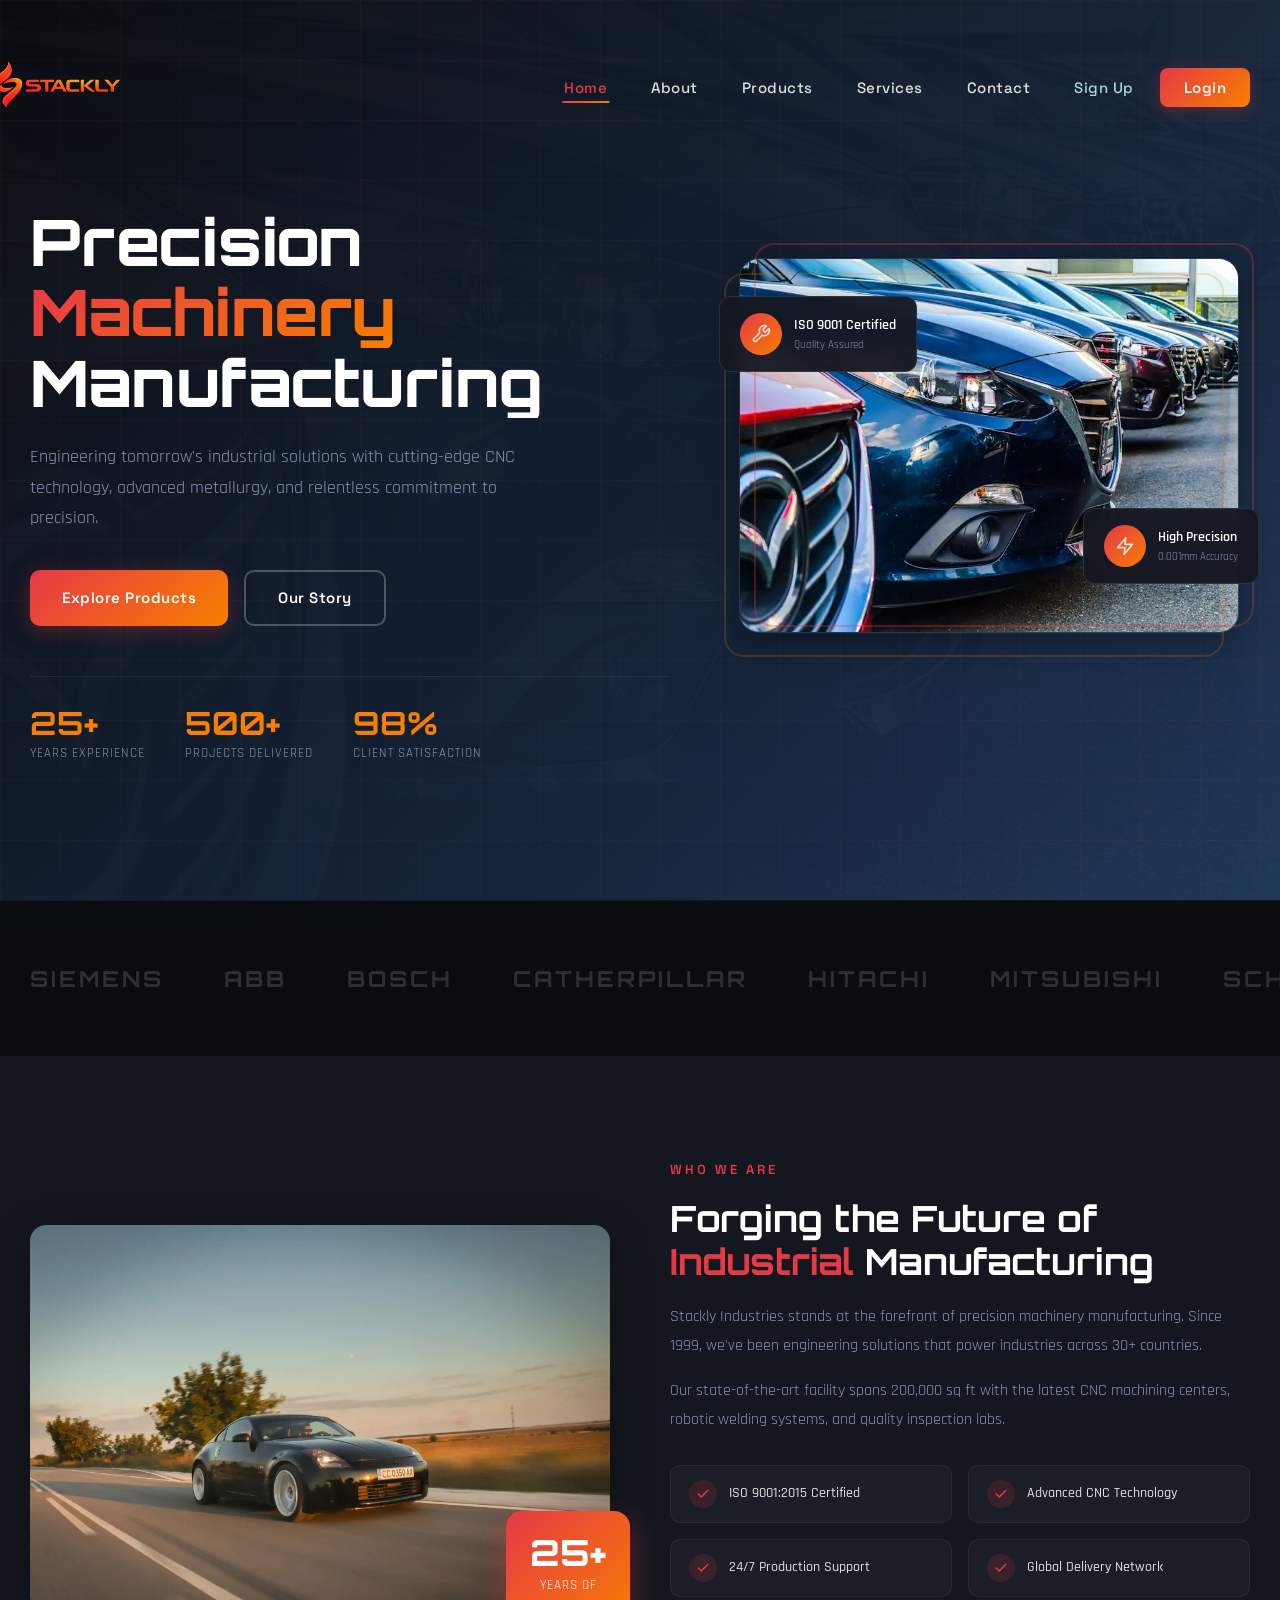
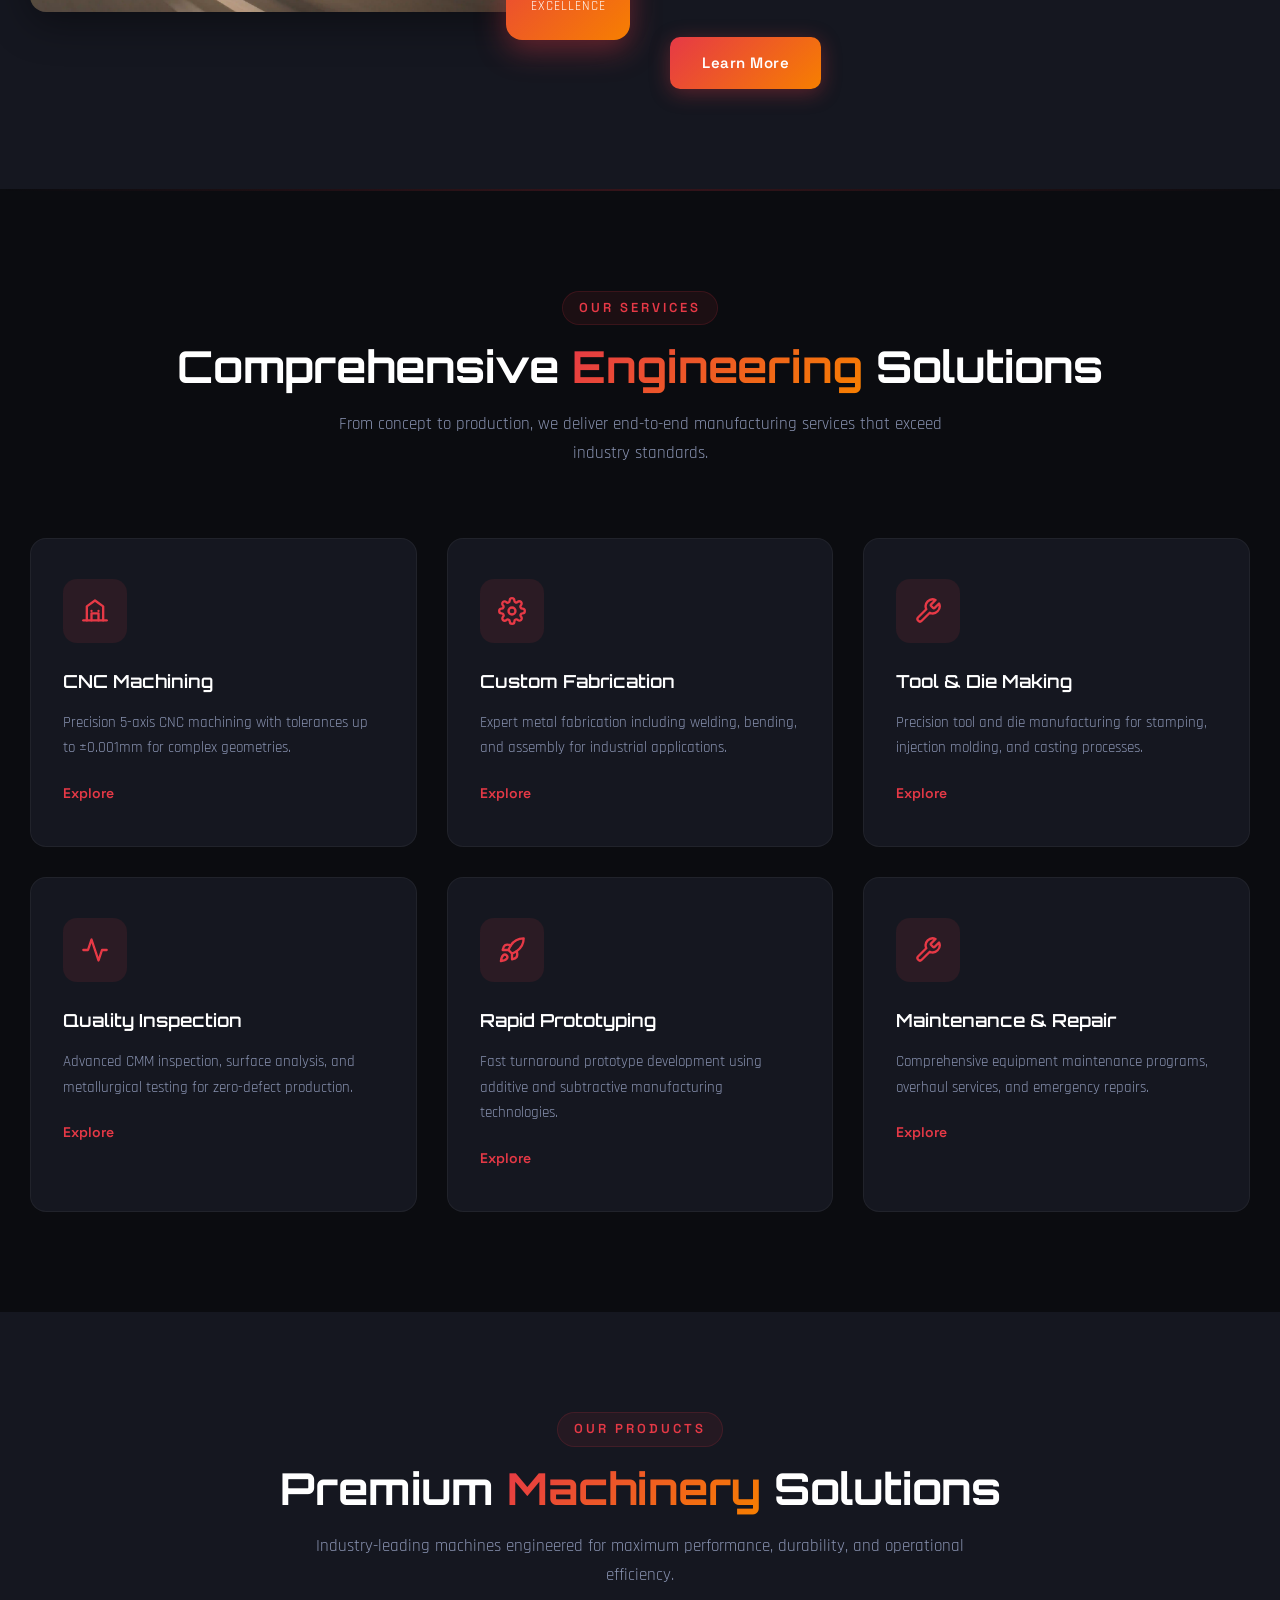
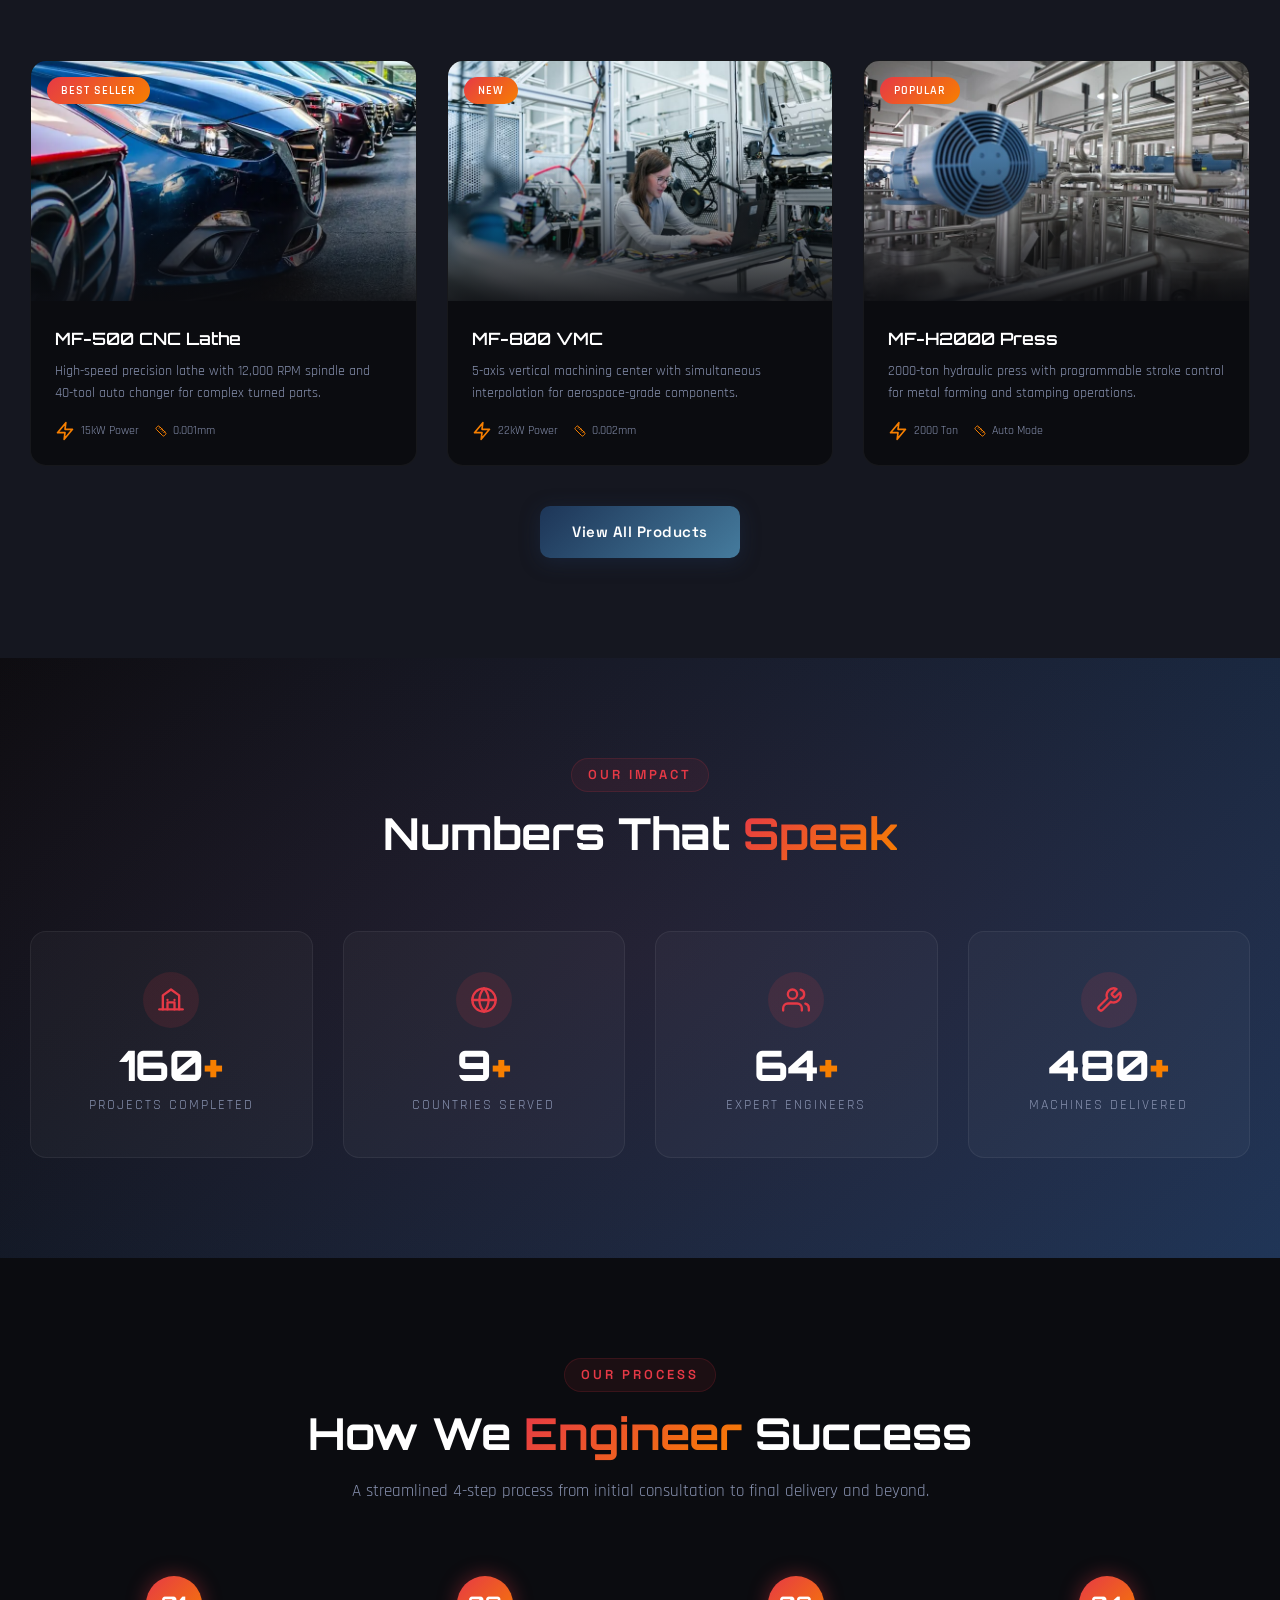
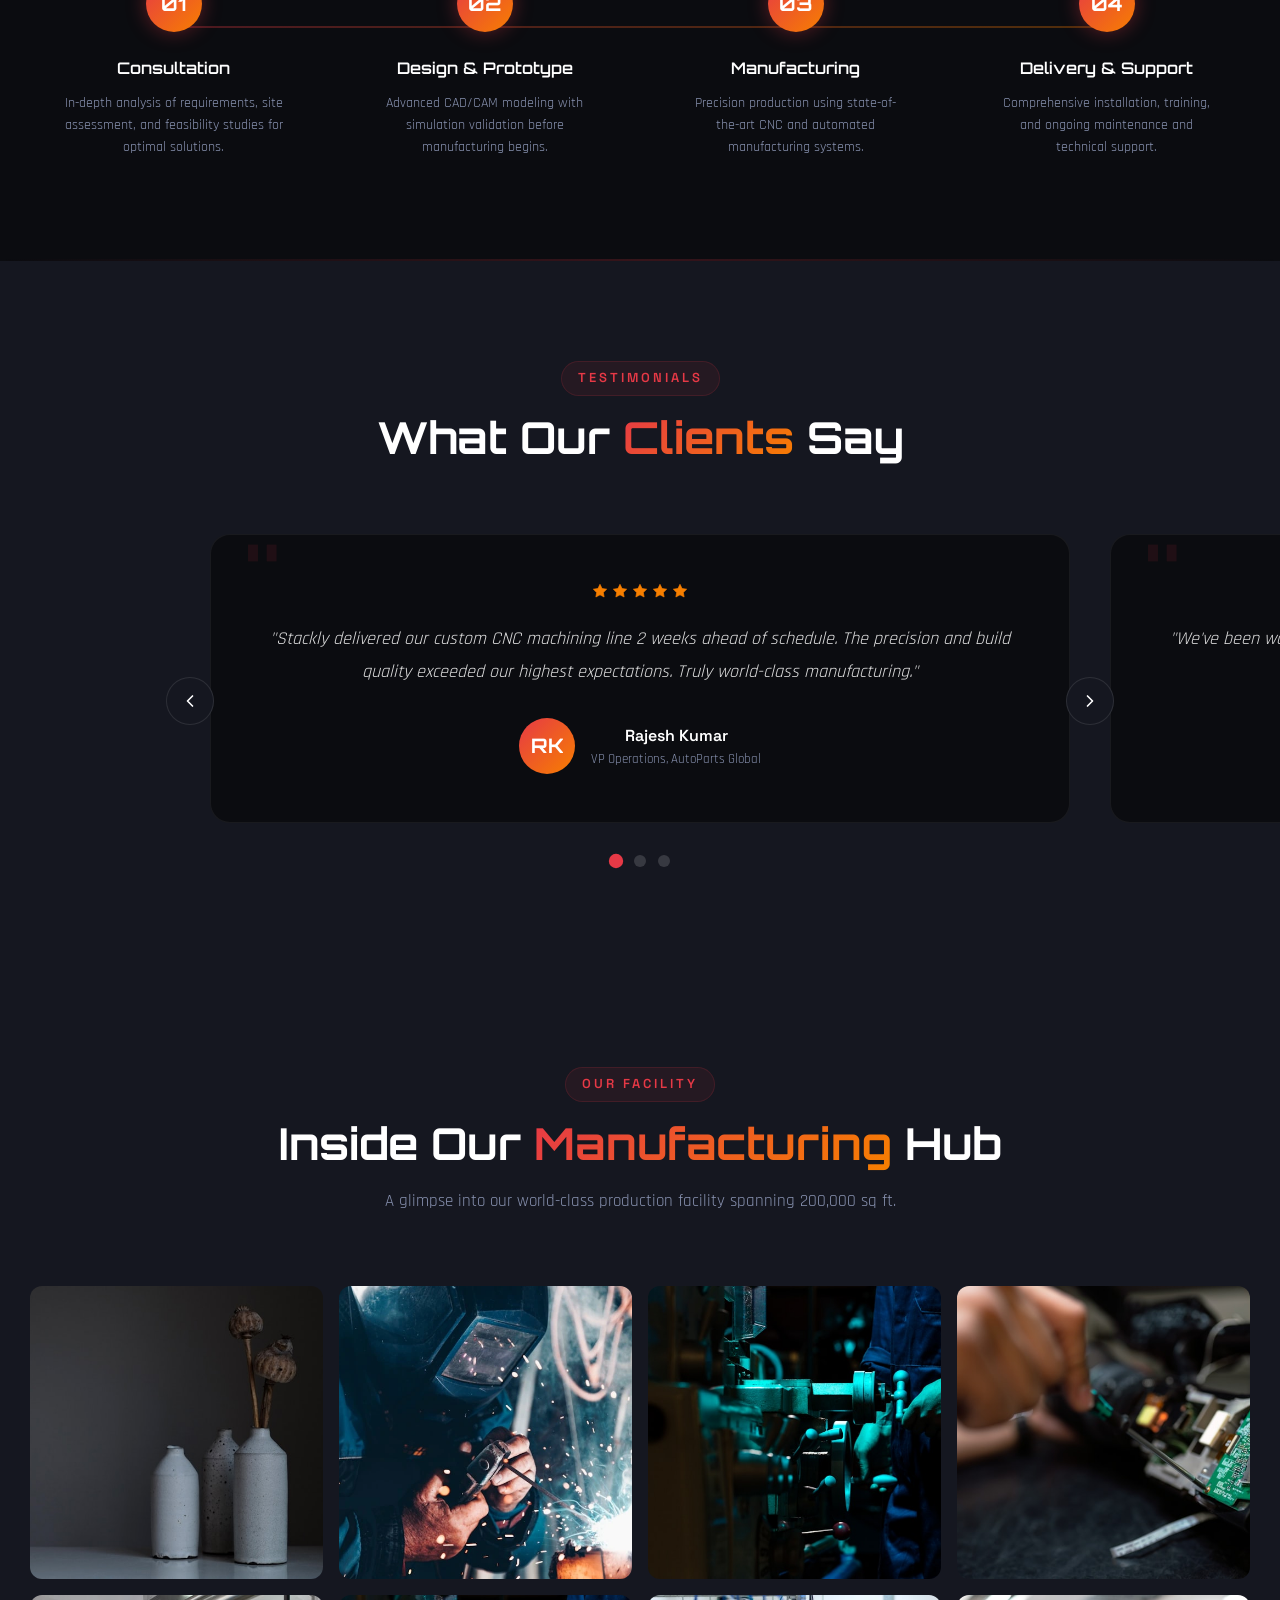
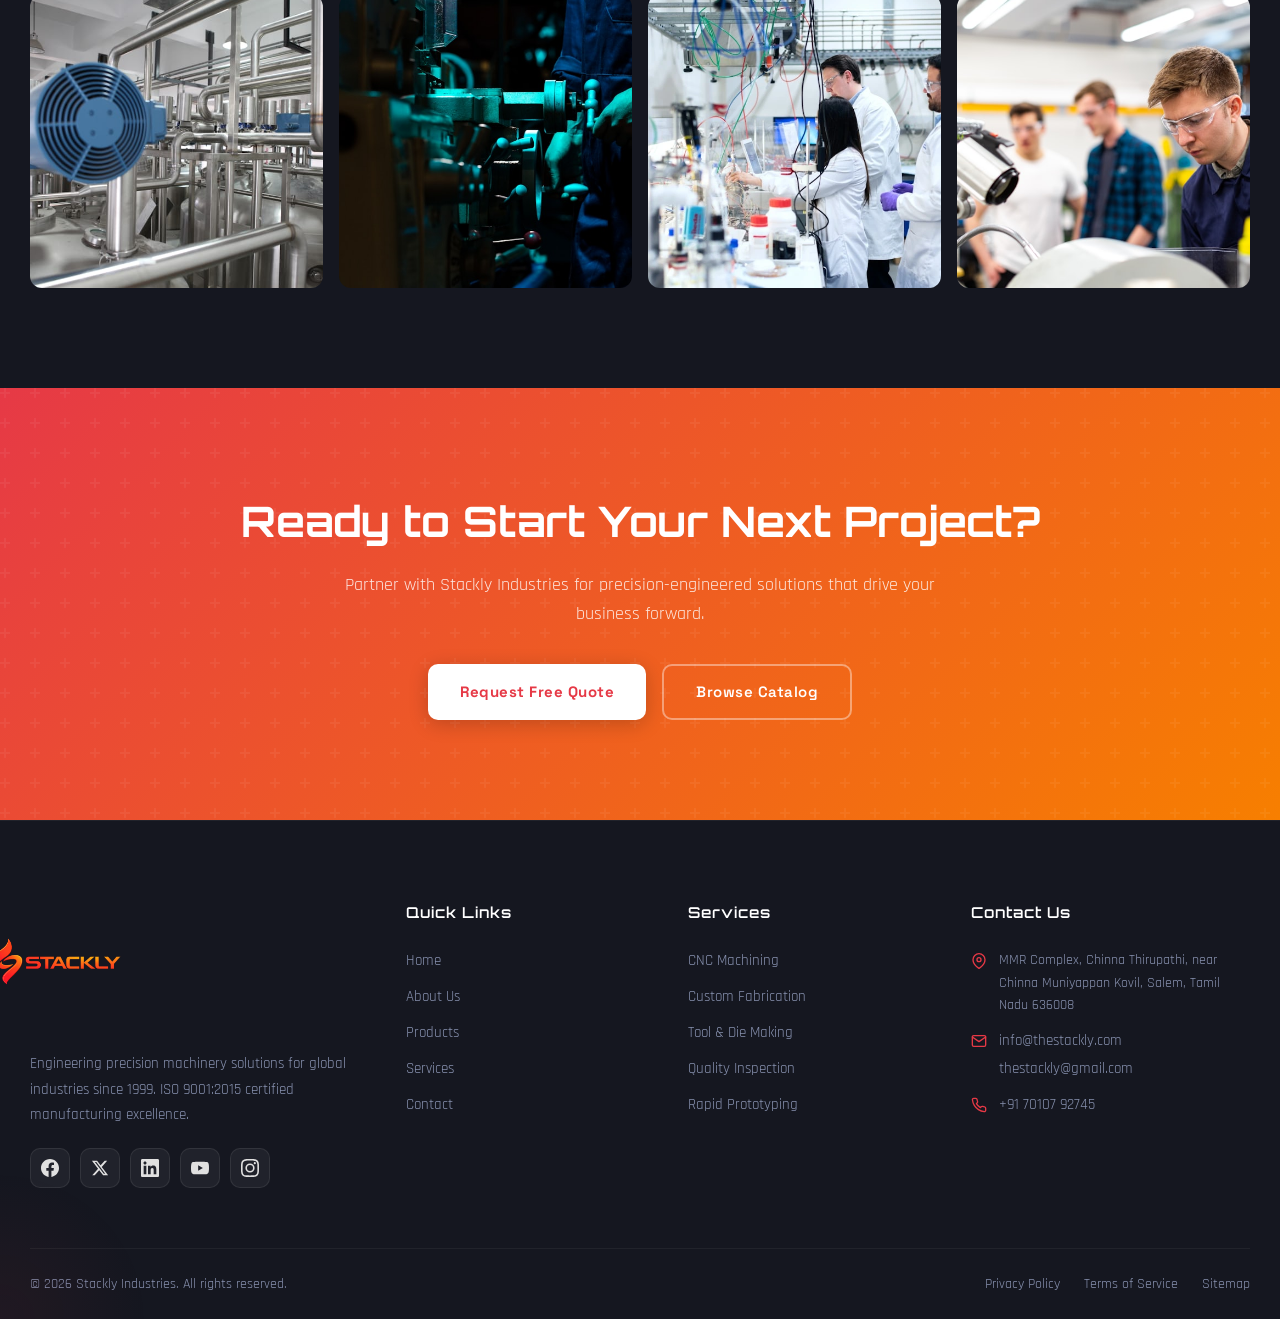
<file: index.html>
<!DOCTYPE html>
<html lang="en">
<head>
  <meta charset="UTF-8">
  <meta name="viewport" content="width=device-width, initial-scale=1.0">
  <title>Stackly Industries | Precision Machinery Manufacturing</title>
  <link rel="stylesheet" href="css/style.css">
</head>
<body>

  <!-- PRELOADER -->
  <div class="preloader">
    <div class="preloader-gear"></div>
  </div>

  <!-- PARTICLES -->
  <div class="particles-container"></div>

  <!-- NAVBAR -->
  <nav class="navbar">
    <div class="nav-container">
      <a href="index.html" class="logo">
        <img src="images/logo.webp" alt="Stackly Logo" class="logo-img">
      </a>
      <ul class="nav-links">
        <li><a href="index.html" class="active">Home</a></li>
        <li><a href="about.html">About</a></li>
        <li><a href="products.html">Products</a></li>
        <li><a href="services.html">Services</a></li>
         <li><a href="contact.html">Contact</a></li>
        <li><a href="signup.html" style="color:var(--gray)">Sign Up</a></li>
        <li><a href="signin.html" class="nav-cta">Login</a></li>
      </ul>
      <div class="hamburger">
        <svg class="ham-icon" width="22" height="18" viewBox="0 0 22 18" fill="none">
          <line class="ham-line ham-line-1" x1="1" y1="2" x2="21" y2="2" stroke="white" stroke-width="2.5" stroke-linecap="round"/>
          <line class="ham-line ham-line-2" x1="1" y1="9" x2="21" y2="9" stroke="white" stroke-width="2.5" stroke-linecap="round"/>
          <line class="ham-line ham-line-3" x1="1" y1="16" x2="21" y2="16" stroke="white" stroke-width="2.5" stroke-linecap="round"/>
        </svg>
        <svg class="ham-icon-close" width="22" height="22" viewBox="0 0 22 22" fill="none">
          <line class="ham-line" x1="2" y1="2" x2="20" y2="20" stroke="white" stroke-width="2.5" stroke-linecap="round"/>
          <line class="ham-line" x1="20" y1="2" x2="2" y2="20" stroke="white" stroke-width="2.5" stroke-linecap="round"/>
        </svg>
      </div>
    </div>
  </nav>

  <!-- SECTION 1: HERO -->
  <section class="hero" id="hero">
    <div class="hero-bg-slider">
      <div class="slide active" style="background-image: url('images/hero-cnc-machine.webp');"></div>
      <div class="slide" style="background-image: url('images/hero-assembly-line.webp');"></div>
      <div class="slide" style="background-image: url('images/hero-manufacturing.webp');"></div>
    </div>
    <div class="hero-overlay"></div>
    <div class="hero-grid-pattern"></div>
    <div class="hero-content">
      <div class="hero-text">
      
        <h1 class="hero-title">
          <br>
          <span class="line">Precision</span>
          <span class="line"><span class="highlight">Machinery</span></span>
          <span class="line">Manufacturing</span>
        </h1>
        <p class="hero-desc">Engineering tomorrow's industrial solutions with cutting-edge CNC technology, advanced metallurgy, and relentless commitment to precision.</p>
        <div class="hero-buttons">
          <a href="404.html" class="btn btn-primary magnetic-btn">Explore Products</a>
          <a href="404.html" class="btn btn-outline magnetic-btn">Our Story</a>
        </div>
        <div class="hero-stats">
          <div class="hero-stat">
            <h3>25+</h3>
            <p>Years Experience</p>
          </div>
          <div class="hero-stat">
            <h3>500+</h3>
            <p>Projects Delivered</p>
          </div>
          <div class="hero-stat">
            <h3>98%</h3>
            <p>Client Satisfaction</p>
          </div>
        </div>
      </div>
      <div class="hero-visual">
        <div class="hero-image-wrapper">
          <img src="images/cnc-machine.webp" alt="CNC Machine">
          <div class="hero-float-card card-1 tilt-card">
            <div class="icon-circle"><svg width="20" height="20" viewBox="0 0 24 24" fill="none" stroke="currentColor" stroke-width="2" stroke-linecap="round" stroke-linejoin="round"><path d="M14.7 6.3a1 1 0 0 0 0 1.4l1.6 1.6a1 1 0 0 0 1.4 0l3.77-3.77a6 6 0 0 1-7.94 7.94l-6.91 6.91a2.12 2.12 0 0 1-3-3l6.91-6.91a6 6 0 0 1 7.94-7.94l-3.76 3.76z"/></svg></div>
            <div class="card-info">
              <h4>ISO 9001 Certified</h4>
              <p>Quality Assured</p>
            </div>
          </div>
          <div class="hero-float-card card-2 tilt-card">
            <div class="icon-circle"><svg width="20" height="20" viewBox="0 0 24 24" fill="none" stroke="currentColor" stroke-width="2" stroke-linecap="round" stroke-linejoin="round"><polygon points="13 2 3 14 12 14 11 22 21 10 12 10 13 2"/></svg></div>
            <div class="card-info">
              <h4>High Precision</h4>
              <p>0.001mm Accuracy</p>
            </div>
          </div>
        </div>
      </div>
    </div>
  </section>

  <!-- SECTION 2: BRANDS / TRUSTED BY -->
  <section class="brands-section">
    <div class="section-container">
      <div class="brands-track">
        <span class="brand-item">SIEMENS</span>
        <span class="brand-item">ABB</span>
        <span class="brand-item">BOSCH</span>
        <span class="brand-item">CATHERPILLAR</span>
        <span class="brand-item">HITACHI</span>
        <span class="brand-item">MITSUBISHI</span>
        <span class="brand-item">SCHNEIDER</span>
        <span class="brand-item">ROCKWELL</span>
        <span class="brand-item">SIEMENS</span>
        <span class="brand-item">ABB</span>
        <span class="brand-item">BOSCH</span>
        <span class="brand-item">CATHERPILLAR</span>
        <span class="brand-item">HITACHI</span>
        <span class="brand-item">MITSUBISHI</span>
        <span class="brand-item">SCHNEIDER</span>
        <span class="brand-item">ROCKWELL</span>
      </div>
    </div>
  </section>

  <!-- SECTION 3: ABOUT INTRO -->
  <section class="section about-intro" id="about">
    <div class="section-container">
      <div class="about-grid">
        <div class="about-image-block reveal-left">
          <img src="images/car.webp" alt="Manufacturing Facility">
          <div class="experience-badge">
            <h3>25+</h3>
            <p>Years of<br>Excellence</p>
          </div>
        </div>
        <div class="about-content reveal-right">
          <span class="about-tag">Who We Are</span>
          <h2>Forging the Future of <span style="color:var(--primary)">Industrial</span> Manufacturing</h2>
          <p>Stackly Industries stands at the forefront of precision machinery manufacturing. Since 1999, we've been engineering solutions that power industries across 30+ countries.</p>
          <p>Our state-of-the-art facility spans 200,000 sq ft with the latest CNC machining centers, robotic welding systems, and quality inspection labs.</p>
          <div class="about-features">
            <div class="about-feature"><div class="check"><svg width="1em" height="1em" viewBox="0 0 24 24" fill="none" stroke="currentColor" stroke-width="2.5" stroke-linecap="round" stroke-linejoin="round"><polyline points="20 6 9 17 4 12"/></svg></div><span>ISO 9001:2015 Certified</span></div>
            <div class="about-feature"><div class="check"><svg width="1em" height="1em" viewBox="0 0 24 24" fill="none" stroke="currentColor" stroke-width="2.5" stroke-linecap="round" stroke-linejoin="round"><polyline points="20 6 9 17 4 12"/></svg></div><span>Advanced CNC Technology</span></div>
            <div class="about-feature"><div class="check"><svg width="1em" height="1em" viewBox="0 0 24 24" fill="none" stroke="currentColor" stroke-width="2.5" stroke-linecap="round" stroke-linejoin="round"><polyline points="20 6 9 17 4 12"/></svg></div><span>24/7 Production Support</span></div>
            <div class="about-feature"><div class="check"><svg width="1em" height="1em" viewBox="0 0 24 24" fill="none" stroke="currentColor" stroke-width="2.5" stroke-linecap="round" stroke-linejoin="round"><polyline points="20 6 9 17 4 12"/></svg></div><span>Global Delivery Network</span></div>
          </div>
          <a href="404.html" class="btn btn-primary mt-40 magnetic-btn">Learn More</a>
        </div>
      </div>
    </div>
  </section>

  <div class="divider-glow"></div>

  <!-- SECTION 4: SERVICES -->
  <section class="section" id="services">
    <div class="section-container">
      <div class="section-header reveal">
        <span class="section-badge">Our Services</span>
        <h2 class="section-title">Comprehensive <span class="highlight">Engineering</span> Solutions</h2>
        <p class="section-subtitle">From concept to production, we deliver end-to-end manufacturing services that exceed industry standards.</p>
      </div>
      <div class="services-grid stagger-children">
        <div class="service-card reveal tilt-card">
          <div class="service-icon"><svg viewBox="0 0 24 24" fill="none" stroke="currentColor" stroke-width="2" stroke-linecap="round" stroke-linejoin="round"><path d="M2 20h20"/><path d="M5 20V8l7-5 7 5v12"/><path d="M9 20v-6h6v6"/><path d="M9 12h.01"/><path d="M15 12h.01"/></svg></div>
          <h3>CNC Machining</h3>
          <p>Precision 5-axis CNC machining with tolerances up to ±0.001mm for complex geometries.</p>
           <a href="404.html" class="service-link">Explore</a>
        </div>
        <div class="service-card reveal tilt-card">
          <div class="service-icon"><svg viewBox="0 0 24 24" fill="none" stroke="currentColor" stroke-width="2" stroke-linecap="round" stroke-linejoin="round"><circle cx="12" cy="12" r="3"/><path d="M19.4 15a1.65 1.65 0 0 0 .33 1.82l.06.06a2 2 0 0 1 0 2.83 2 2 0 0 1-2.83 0l-.06-.06a1.65 1.65 0 0 0-1.82-.33 1.65 1.65 0 0 0-1 1.51V21a2 2 0 0 1-2 2 2 2 0 0 1-2-2v-.09A1.65 1.65 0 0 0 9 19.4a1.65 1.65 0 0 0-1.82.33l-.06.06a2 2 0 0 1-2.83 0 2 2 0 0 1 0-2.83l.06-.06A1.65 1.65 0 0 0 4.68 15a1.65 1.65 0 0 0-1.51-1H3a2 2 0 0 1-2-2 2 2 0 0 1 2-2h.09A1.65 1.65 0 0 0 4.6 9a1.65 1.65 0 0 0-.33-1.82l-.06-.06a2 2 0 0 1 0-2.83 2 2 0 0 1 2.83 0l.06.06A1.65 1.65 0 0 0 9 4.68a1.65 1.65 0 0 0 1-1.51V3a2 2 0 0 1 2-2 2 2 0 0 1 2 2v.09a1.65 1.65 0 0 0 1 1.51 1.65 1.65 0 0 0 1.82-.33l.06-.06a2 2 0 0 1 2.83 0 2 2 0 0 1 0 2.83l-.06.06A1.65 1.65 0 0 0 19.4 9a1.65 1.65 0 0 0 1.51 1H21a2 2 0 0 1 2 2 2 2 0 0 1-2 2h-.09a1.65 1.65 0 0 0-1.51 1z"/></svg></div>
          <h3>Custom Fabrication</h3>
          <p>Expert metal fabrication including welding, bending, and assembly for industrial applications.</p>
          <a href="404.html" class="service-link">Explore</a>
        </div>
        <div class="service-card reveal tilt-card">
          <div class="service-icon"><svg viewBox="0 0 24 24" fill="none" stroke="currentColor" stroke-width="2" stroke-linecap="round" stroke-linejoin="round"><path d="M14.7 6.3a1 1 0 0 0 0 1.4l1.6 1.6a1 1 0 0 0 1.4 0l3.77-3.77a6 6 0 0 1-7.94 7.94l-6.91 6.91a2.12 2.12 0 0 1-3-3l6.91-6.91a6 6 0 0 1 7.94-7.94l-3.76 3.76z"/></svg></div>
          <h3>Tool & Die Making</h3>
          <p>Precision tool and die manufacturing for stamping, injection molding, and casting processes.</p>
          <a href="404.html" class="service-link">Explore</a>
        </div>
        <div class="service-card reveal tilt-card">
          <div class="service-icon"><svg viewBox="0 0 24 24" fill="none" stroke="currentColor" stroke-width="2" stroke-linecap="round" stroke-linejoin="round"><polyline points="22 12 18 12 15 21 9 3 6 12 2 12"/></svg></div>
          <h3>Quality Inspection</h3>
          <p>Advanced CMM inspection, surface analysis, and metallurgical testing for zero-defect production.</p>
          <a href="404.html" class="service-link">Explore</a>
        </div>
        <div class="service-card reveal tilt-card">
          <div class="service-icon"><svg viewBox="0 0 24 24" fill="none" stroke="currentColor" stroke-width="2" stroke-linecap="round" stroke-linejoin="round"><path d="M4.5 16.5c-1.5 1.26-2 5-2 5s3.74-.5 5-2c.71-.84.7-2.13-.09-2.91a2.18 2.18 0 0 0-2.91-.09z"/><path d="m12 15-3-3a22 22 0 0 1 2-3.95A12.88 12.88 0 0 1 22 2c0 2.72-.78 7.5-6 11a22.35 22.35 0 0 1-4 2z"/><path d="M9 12H4s.55-3.03 2-4c1.62-1.08 5 0 5 0"/><path d="M12 15v5s3.03-.55 4-2c1.08-1.62 0-5 0-5"/></svg></div>
          <h3>Rapid Prototyping</h3>
          <p>Fast turnaround prototype development using additive and subtractive manufacturing technologies.</p>
          <a href="404.html" class="service-link">Explore</a>
        </div>
        <div class="service-card reveal tilt-card">
          <div class="service-icon"><svg viewBox="0 0 24 24" fill="none" stroke="currentColor" stroke-width="2" stroke-linecap="round" stroke-linejoin="round"><path d="M14.7 6.3a1 1 0 0 0 0 1.4l1.6 1.6a1 1 0 0 0 1.4 0l3.77-3.77a6 6 0 0 1-7.94 7.94l-6.91 6.91a2.12 2.12 0 0 1-3-3l6.91-6.91a6 6 0 0 1 7.94-7.94l-3.76 3.76z"/></svg></div>
          <h3>Maintenance & Repair</h3>
          <p>Comprehensive equipment maintenance programs, overhaul services, and emergency repairs.</p>
          <a href="404.html" class="service-link">Explore</a>
        </div>
      </div>
    </div>
  </section>

  <!-- SECTION 5: PRODUCTS -->
  <section class="section products-section" id="products">
    <div class="section-container">
      <div class="section-header reveal">
        <span class="section-badge">Our Products</span>
        <h2 class="section-title">Premium <span class="highlight">Machinery</span> Solutions</h2>
        <p class="section-subtitle">Industry-leading machines engineered for maximum performance, durability, and operational efficiency.</p>
      </div>
      <div class="products-grid stagger-children">
        <div class="product-card reveal tilt-card">
          <div class="product-image">
            <img src="images/cnc-machine.webp" alt="CNC Lathe">
            <div class="product-overlay"></div>
            <span class="product-tag">Best Seller</span>
          </div>
          <div class="product-info">
            <h3>MF-500 CNC Lathe</h3>
            <p>High-speed precision lathe with 12,000 RPM spindle and 40-tool auto changer for complex turned parts.</p>
            <div class="product-specs">
              <span class="product-spec"><span class="spec-icon"><svg width="20" height="20" viewBox="0 0 24 24" fill="none" stroke="currentColor" stroke-width="2" stroke-linecap="round" stroke-linejoin="round"><polygon points="13 2 3 14 12 14 11 22 21 10 12 10 13 2"/></svg></span> 15kW Power</span>
              <span class="product-spec"><span class="spec-icon"><svg width="1em" height="1em" viewBox="0 0 24 24" fill="none" stroke="currentColor" stroke-width="2" stroke-linecap="round" stroke-linejoin="round"><path d="M21.3 15.3a2.4 2.4 0 0 1 0 3.4l-2.6 2.6a2.4 2.4 0 0 1-3.4 0L2.7 8.7a2.41 2.41 0 0 1 0-3.4l2.6-2.6a2.41 2.41 0 0 1 3.4 0Z"/><path d="m14.5 12.5 2-2"/><path d="m11.5 9.5 2-2"/><path d="m8.5 6.5 2-2"/><path d="m17.5 15.5 2-2"/></svg></span> 0.001mm</span>
            </div>
          </div>
        </div>
        <div class="product-card reveal tilt-card">
          <div class="product-image">
            <img src="images/robotic-arm.webp" alt="Milling Machine">
            <div class="product-overlay"></div>
            <span class="product-tag">New</span>
          </div>
          <div class="product-info">
            <h3>MF-800 VMC</h3>
            <p>5-axis vertical machining center with simultaneous interpolation for aerospace-grade components.</p>
            <div class="product-specs">
              <span class="product-spec"><span class="spec-icon"><svg width="20" height="20" viewBox="0 0 24 24" fill="none" stroke="currentColor" stroke-width="2" stroke-linecap="round" stroke-linejoin="round"><polygon points="13 2 3 14 12 14 11 22 21 10 12 10 13 2"/></svg></span> 22kW Power</span>
              <span class="product-spec"><span class="spec-icon"><svg width="1em" height="1em" viewBox="0 0 24 24" fill="none" stroke="currentColor" stroke-width="2" stroke-linecap="round" stroke-linejoin="round"><path d="M21.3 15.3a2.4 2.4 0 0 1 0 3.4l-2.6 2.6a2.4 2.4 0 0 1-3.4 0L2.7 8.7a2.41 2.41 0 0 1 0-3.4l2.6-2.6a2.41 2.41 0 0 1 3.4 0Z"/><path d="m14.5 12.5 2-2"/><path d="m11.5 9.5 2-2"/><path d="m8.5 6.5 2-2"/><path d="m17.5 15.5 2-2"/></svg></span> 0.002mm</span>
            </div>
          </div>
        </div>
        <div class="product-card reveal tilt-card">
          <div class="product-image">
            <img src="images/hydraulic-press.webp" alt="Hydraulic Press">
            <div class="product-overlay"></div>
            <span class="product-tag">Popular</span>
          </div>
          <div class="product-info">
            <h3>MF-H2000 Press</h3>
            <p>2000-ton hydraulic press with programmable stroke control for metal forming and stamping operations.</p>
            <div class="product-specs">
              <span class="product-spec"><span class="spec-icon"><svg width="20" height="20" viewBox="0 0 24 24" fill="none" stroke="currentColor" stroke-width="2" stroke-linecap="round" stroke-linejoin="round"><polygon points="13 2 3 14 12 14 11 22 21 10 12 10 13 2"/></svg></span> 2000 Ton</span>
              <span class="product-spec"><span class="spec-icon"><svg width="1em" height="1em" viewBox="0 0 24 24" fill="none" stroke="currentColor" stroke-width="2" stroke-linecap="round" stroke-linejoin="round"><path d="M21.3 15.3a2.4 2.4 0 0 1 0 3.4l-2.6 2.6a2.4 2.4 0 0 1-3.4 0L2.7 8.7a2.41 2.41 0 0 1 0-3.4l2.6-2.6a2.41 2.41 0 0 1 3.4 0Z"/><path d="m14.5 12.5 2-2"/><path d="m11.5 9.5 2-2"/><path d="m8.5 6.5 2-2"/><path d="m17.5 15.5 2-2"/></svg></span> Auto Mode</span>
            </div>
          </div>
        </div>
      </div>
      <div class="text-center mt-40 reveal">
        <a href="404.html" class="btn btn-secondary magnetic-btn">View All Products</a>
      </div>
    </div>
  </section>

  <!-- SECTION 6: STATS -->
  <section class="section stats-section" id="stats">
    <div class="section-container">
      <div class="section-header reveal">
        <span class="section-badge">Our Impact</span>
        <h2 class="section-title">Numbers That <span class="highlight">Speak</span></h2>
      </div>
      <div class="stats-grid stagger-children">
        <div class="stat-card reveal">
          <div class="stat-icon"><svg viewBox="0 0 24 24" fill="none" stroke="currentColor" stroke-width="2" stroke-linecap="round" stroke-linejoin="round"><path d="M2 20h20"/><path d="M5 20V8l7-5 7 5v12"/><path d="M9 20v-6h6v6"/><path d="M9 12h.01"/><path d="M15 12h.01"/></svg></div>
          <div class="stat-number" data-target="500" data-suffix="+">0</div>
          <div class="stat-label">Projects Completed</div>
        </div>
        <div class="stat-card reveal">
          <div class="stat-icon"><svg viewBox="0 0 24 24" fill="none" stroke="currentColor" stroke-width="2" stroke-linecap="round" stroke-linejoin="round"><circle cx="12" cy="12" r="10"/><line x1="2" y1="12" x2="22" y2="12"/><path d="M12 2a15.3 15.3 0 0 1 4 10 15.3 15.3 0 0 1-4 10 15.3 15.3 0 0 1-4-10 15.3 15.3 0 0 1 4-10z"/></svg></div>
          <div class="stat-number" data-target="30" data-suffix="+">0</div>
          <div class="stat-label">Countries Served</div>
        </div>
        <div class="stat-card reveal">
          <div class="stat-icon"><svg viewBox="0 0 24 24" fill="none" stroke="currentColor" stroke-width="2" stroke-linecap="round" stroke-linejoin="round"><path d="M17 21v-2a4 4 0 0 0-4-4H5a4 4 0 0 0-4 4v2"/><circle cx="9" cy="7" r="4"/><path d="M23 21v-2a4 4 0 0 0-3-3.87"/><path d="M16 3.13a4 4 0 0 1 0 7.75"/></svg></div>
          <div class="stat-number" data-target="200" data-suffix="+">0</div>
          <div class="stat-label">Expert Engineers</div>
        </div>
        <div class="stat-card reveal">
          <div class="stat-icon"><svg viewBox="0 0 24 24" fill="none" stroke="currentColor" stroke-width="2" stroke-linecap="round" stroke-linejoin="round"><path d="M14.7 6.3a1 1 0 0 0 0 1.4l1.6 1.6a1 1 0 0 0 1.4 0l3.77-3.77a6 6 0 0 1-7.94 7.94l-6.91 6.91a2.12 2.12 0 0 1-3-3l6.91-6.91a6 6 0 0 1 7.94-7.94l-3.76 3.76z"/></svg></div>
          <div class="stat-number" data-target="1500" data-suffix="+">0</div>
          <div class="stat-label">Machines Delivered</div>
        </div>
      </div>
    </div>
  </section>

  <!-- SECTION 7: PROCESS -->
  <section class="section" id="process">
    <div class="section-container">
      <div class="section-header reveal">
        <span class="section-badge">Our Process</span>
        <h2 class="section-title">How We <span class="highlight">Engineer</span> Success</h2>
        <p class="section-subtitle">A streamlined 4-step process from initial consultation to final delivery and beyond.</p>
      </div>
      <div class="process-timeline stagger-children">
        <div class="process-step reveal">
          <div class="process-number">01</div>
          <h3>Consultation</h3>
          <p>In-depth analysis of requirements, site assessment, and feasibility studies for optimal solutions.</p>
        </div>
        <div class="process-step reveal">
          <div class="process-number">02</div>
          <h3>Design & Prototype</h3>
          <p>Advanced CAD/CAM modeling with simulation validation before manufacturing begins.</p>
        </div>
        <div class="process-step reveal">
          <div class="process-number">03</div>
          <h3>Manufacturing</h3>
          <p>Precision production using state-of-the-art CNC and automated manufacturing systems.</p>
        </div>
        <div class="process-step reveal">
          <div class="process-number">04</div>
          <h3>Delivery & Support</h3>
          <p>Comprehensive installation, training, and ongoing maintenance and technical support.</p>
        </div>
      </div>
    </div>
  </section>

  <div class="divider-glow"></div>

  <!-- SECTION 8: TESTIMONIALS -->
  <section class="section testimonials-section" id="testimonials">
    <div class="section-container">
      <div class="section-header reveal">
        <span class="section-badge">Testimonials</span>
        <h2 class="section-title">What Our <span class="highlight">Clients</span> Say</h2>
      </div>
      <div class="testimonial-slider reveal">
        <div class="testimonial-arrow prev"><svg width="1em" height="1em" viewBox="0 0 24 24" fill="none" stroke="currentColor" stroke-width="2" stroke-linecap="round" stroke-linejoin="round"><polyline points="15 18 9 12 15 6"/></svg></div>
        <div class="testimonial-track">
          <div class="testimonial-slide">
            <div class="testimonial-card tilt-card">
              <div class="testimonial-stars"><span><svg width="1em" height="1em" viewBox="0 0 24 24" fill="currentColor" stroke="currentColor" stroke-width="1"><polygon points="12 2 15.09 8.26 22 9.27 17 14.14 18.18 21.02 12 17.77 5.82 21.02 7 14.14 2 9.27 8.91 8.26 12 2"/></svg></span><span><svg width="1em" height="1em" viewBox="0 0 24 24" fill="currentColor" stroke="currentColor" stroke-width="1"><polygon points="12 2 15.09 8.26 22 9.27 17 14.14 18.18 21.02 12 17.77 5.82 21.02 7 14.14 2 9.27 8.91 8.26 12 2"/></svg></span><span><svg width="1em" height="1em" viewBox="0 0 24 24" fill="currentColor" stroke="currentColor" stroke-width="1"><polygon points="12 2 15.09 8.26 22 9.27 17 14.14 18.18 21.02 12 17.77 5.82 21.02 7 14.14 2 9.27 8.91 8.26 12 2"/></svg></span><span><svg width="1em" height="1em" viewBox="0 0 24 24" fill="currentColor" stroke="currentColor" stroke-width="1"><polygon points="12 2 15.09 8.26 22 9.27 17 14.14 18.18 21.02 12 17.77 5.82 21.02 7 14.14 2 9.27 8.91 8.26 12 2"/></svg></span><span><svg width="1em" height="1em" viewBox="0 0 24 24" fill="currentColor" stroke="currentColor" stroke-width="1"><polygon points="12 2 15.09 8.26 22 9.27 17 14.14 18.18 21.02 12 17.77 5.82 21.02 7 14.14 2 9.27 8.91 8.26 12 2"/></svg></span></div>
              <p class="testimonial-text">"Stackly delivered our custom CNC machining line 2 weeks ahead of schedule. The precision and build quality exceeded our highest expectations. Truly world-class manufacturing."</p>
              <div class="testimonial-author">
                <div class="testimonial-avatar">RK</div>
                <div class="testimonial-info">
                  <h4>Rajesh Kumar</h4>
                  <p>VP Operations, AutoParts Global</p>
                </div>
              </div>
            </div>
          </div>
          <div class="testimonial-slide">
            <div class="testimonial-card tilt-card">
              <div class="testimonial-stars"><span><svg width="1em" height="1em" viewBox="0 0 24 24" fill="currentColor" stroke="currentColor" stroke-width="1"><polygon points="12 2 15.09 8.26 22 9.27 17 14.14 18.18 21.02 12 17.77 5.82 21.02 7 14.14 2 9.27 8.91 8.26 12 2"/></svg></span><span><svg width="1em" height="1em" viewBox="0 0 24 24" fill="currentColor" stroke="currentColor" stroke-width="1"><polygon points="12 2 15.09 8.26 22 9.27 17 14.14 18.18 21.02 12 17.77 5.82 21.02 7 14.14 2 9.27 8.91 8.26 12 2"/></svg></span><span><svg width="1em" height="1em" viewBox="0 0 24 24" fill="currentColor" stroke="currentColor" stroke-width="1"><polygon points="12 2 15.09 8.26 22 9.27 17 14.14 18.18 21.02 12 17.77 5.82 21.02 7 14.14 2 9.27 8.91 8.26 12 2"/></svg></span><span><svg width="1em" height="1em" viewBox="0 0 24 24" fill="currentColor" stroke="currentColor" stroke-width="1"><polygon points="12 2 15.09 8.26 22 9.27 17 14.14 18.18 21.02 12 17.77 5.82 21.02 7 14.14 2 9.27 8.91 8.26 12 2"/></svg></span><span><svg width="1em" height="1em" viewBox="0 0 24 24" fill="currentColor" stroke="currentColor" stroke-width="1"><polygon points="12 2 15.09 8.26 22 9.27 17 14.14 18.18 21.02 12 17.77 5.82 21.02 7 14.14 2 9.27 8.91 8.26 12 2"/></svg></span></div>
              <p class="testimonial-text">"We've been working with Stackly for over 5 years. Their hydraulic press systems are the backbone of our production floor. Outstanding reliability and after-sales support."</p>
              <div class="testimonial-author">
                <div class="testimonial-avatar">SM</div>
                <div class="testimonial-info">
                  <h4>Sarah Mitchell</h4>
                  <p>CTO, SteelWorks International</p>
                </div>
              </div>
            </div>
          </div>
          <div class="testimonial-slide">
            <div class="testimonial-card tilt-card">
              <div class="testimonial-stars"><span><svg width="1em" height="1em" viewBox="0 0 24 24" fill="currentColor" stroke="currentColor" stroke-width="1"><polygon points="12 2 15.09 8.26 22 9.27 17 14.14 18.18 21.02 12 17.77 5.82 21.02 7 14.14 2 9.27 8.91 8.26 12 2"/></svg></span><span><svg width="1em" height="1em" viewBox="0 0 24 24" fill="currentColor" stroke="currentColor" stroke-width="1"><polygon points="12 2 15.09 8.26 22 9.27 17 14.14 18.18 21.02 12 17.77 5.82 21.02 7 14.14 2 9.27 8.91 8.26 12 2"/></svg></span><span><svg width="1em" height="1em" viewBox="0 0 24 24" fill="currentColor" stroke="currentColor" stroke-width="1"><polygon points="12 2 15.09 8.26 22 9.27 17 14.14 18.18 21.02 12 17.77 5.82 21.02 7 14.14 2 9.27 8.91 8.26 12 2"/></svg></span><span><svg width="1em" height="1em" viewBox="0 0 24 24" fill="currentColor" stroke="currentColor" stroke-width="1"><polygon points="12 2 15.09 8.26 22 9.27 17 14.14 18.18 21.02 12 17.77 5.82 21.02 7 14.14 2 9.27 8.91 8.26 12 2"/></svg></span><span><svg width="1em" height="1em" viewBox="0 0 24 24" fill="currentColor" stroke="currentColor" stroke-width="1"><polygon points="12 2 15.09 8.26 22 9.27 17 14.14 18.18 21.02 12 17.77 5.82 21.02 7 14.14 2 9.27 8.91 8.26 12 2"/></svg></span></div>
              <p class="testimonial-text">"The rapid prototyping service was exceptional. From concept to functional prototype in just 10 days. Stackly understands the urgency of modern manufacturing."</p>
              <div class="testimonial-author">
                <div class="testimonial-avatar">TJ</div>
                <div class="testimonial-info">
                  <h4>Thomas Jensen</h4>
                  <p>Director, Nordic Aerospace</p>
                </div>
              </div>
            </div>
          </div>
        </div>
        <div class="testimonial-arrow next"><svg width="1em" height="1em" viewBox="0 0 24 24" fill="none" stroke="currentColor" stroke-width="2" stroke-linecap="round" stroke-linejoin="round"><polyline points="9 18 15 12 9 6"/></svg></div>
        <div class="testimonial-controls">
          <button class="testimonial-dot active" aria-label="Testimonial 1" onclick="window.location.href='404.html'"></button>
          <button class="testimonial-dot" aria-label="Testimonial 2" onclick="window.location.href='404.html'"></button>
          <button class="testimonial-dot" aria-label="Testimonial 3" onclick="window.location.href='404.html'"></button>
        </div>
      </div>
    </div>
  </section>

  <!-- SECTION 9: GALLERY PREVIEW -->
  <section class="section" id="gallery" style="background:var(--dark-2)">
    <div class="section-container">
      <div class="section-header reveal">
        <span class="section-badge">Our Facility</span>
        <h2 class="section-title">Inside Our <span class="highlight">Manufacturing</span> Hub</h2>
        <p class="section-subtitle">A glimpse into our world-class production facility spanning 200,000 sq ft.</p>
      </div>
      <div class="gallery-grid stagger-children">
        <div class="gallery-item reveal-scale"><img src="images/cnc-workshop.webp" alt="CNC Workshop"><div class="gallery-overlay"><span><svg width="1em" height="1em" viewBox="0 0 24 24" fill="none" stroke="currentColor" stroke-width="2" stroke-linecap="round" stroke-linejoin="round"><line x1="12" y1="5" x2="12" y2="19"/><line x1="5" y1="12" x2="19" y2="12"/></svg></span></div></div>
        <div class="gallery-item reveal-scale"><img src="images/assembly-line.webp" alt="Assembly Line"><div class="gallery-overlay"><span><svg width="1em" height="1em" viewBox="0 0 24 24" fill="none" stroke="currentColor" stroke-width="2" stroke-linecap="round" stroke-linejoin="round"><line x1="12" y1="5" x2="12" y2="19"/><line x1="5" y1="12" x2="19" y2="12"/></svg></span></div></div>
        <div class="gallery-item reveal-scale"><img src="images/quality-testing.webp" alt="Quality Lab"><div class="gallery-overlay"><span><svg width="1em" height="1em" viewBox="0 0 24 24" fill="none" stroke="currentColor" stroke-width="2" stroke-linecap="round" stroke-linejoin="round"><line x1="12" y1="5" x2="12" y2="19"/><line x1="5" y1="12" x2="19" y2="12"/></svg></span></div></div>
        <div class="gallery-item reveal-scale"><img src="images/hydraulic-system.webp" alt="Hydraulic Systems"><div class="gallery-overlay"><span><svg width="1em" height="1em" viewBox="0 0 24 24" fill="none" stroke="currentColor" stroke-width="2" stroke-linecap="round" stroke-linejoin="round"><line x1="12" y1="5" x2="12" y2="19"/><line x1="5" y1="12" x2="19" y2="12"/></svg></span></div></div>
        <div class="gallery-item reveal-scale"><img src="images/metal-welding.webp" alt="Welding Bay"><div class="gallery-overlay"><span><svg width="1em" height="1em" viewBox="0 0 24 24" fill="none" stroke="currentColor" stroke-width="2" stroke-linecap="round" stroke-linejoin="round"><line x1="12" y1="5" x2="12" y2="19"/><line x1="5" y1="12" x2="19" y2="12"/></svg></span></div></div>
        <div class="gallery-item reveal-scale"><img src="images/lab-testing.webp" alt="Testing Floor"><div class="gallery-overlay"><span><svg width="1em" height="1em" viewBox="0 0 24 24" fill="none" stroke="currentColor" stroke-width="2" stroke-linecap="round" stroke-linejoin="round"><line x1="12" y1="5" x2="12" y2="19"/><line x1="5" y1="12" x2="19" y2="12"/></svg></span></div></div>
        <div class="gallery-item reveal-scale"><img src="images/steel-inventory.webp" alt="Steel Inventory"><div class="gallery-overlay"><span><svg width="1em" height="1em" viewBox="0 0 24 24" fill="none" stroke="currentColor" stroke-width="2" stroke-linecap="round" stroke-linejoin="round"><line x1="12" y1="5" x2="12" y2="19"/><line x1="5" y1="12" x2="19" y2="12"/></svg></span></div></div>
        <div class="gallery-item reveal-scale"><img src="images/precision-engineering.webp" alt="Precision Parts"><div class="gallery-overlay"><span><svg width="1em" height="1em" viewBox="0 0 24 24" fill="none" stroke="currentColor" stroke-width="2" stroke-linecap="round" stroke-linejoin="round"><line x1="12" y1="5" x2="12" y2="19"/><line x1="5" y1="12" x2="19" y2="12"/></svg></span></div></div>
      </div>
    </div>
  </section>

  <!-- SECTION 10: CTA -->
  <section class="section cta-section" id="cta">
    <div class="section-container">
      <div class="cta-content reveal">
        <h2>Ready to Start Your <span style="color:#fff;">Next Project?</span></h2>
        <p>Partner with Stackly Industries for precision-engineered solutions that drive your business forward.</p>
        <div class="cta-buttons">
          <a href="404.html" class="btn btn-white magnetic-btn">Request Free Quote</a>
          <a href="404.html" class="btn btn-outline-white magnetic-btn">Browse Catalog</a>
        </div>
      </div>
    </div>
  </section>

  <!-- FOOTER -->
  <footer class="footer">
    <div class="section-container">
      <div class="footer-grid">
        <div class="footer-about">
          <a href="index.html" class="logo">
            <img src="images/logo.webp" alt="Stackly Logo" class="logo-img">
          </a>
          <p>Engineering precision machinery solutions for global industries since 1999. ISO 9001:2015 certified manufacturing excellence.</p>
          <div class="footer-social">
            <a href="404.html" aria-label="Facebook" target="_blank" rel="noopener noreferrer">
              <svg width="18" height="18" viewBox="0 0 24 24" fill="currentColor"><path d="M24 12.073c0-6.627-5.373-12-12-12s-12 5.373-12 12c0 5.99 4.388 10.954 10.125 11.854v-8.385H7.078v-3.47h3.047V9.43c0-3.007 1.792-4.669 4.533-4.669 1.312 0 2.686.235 2.686.235v2.953H15.83c-1.491 0-1.956.925-1.956 1.874v2.25h3.328l-.532 3.47h-2.796v8.385C19.612 23.027 24 18.062 24 12.073z"/></svg>
            </a>
             <a href="404.html" aria-label="Twitter" target="_blank" rel="noopener noreferrer">
              <svg width="18" height="18" viewBox="0 0 24 24" fill="currentColor"><path d="M18.244 2.25h3.308l-7.227 8.26 8.502 11.24H16.17l-5.214-6.817L4.99 21.75H1.68l7.73-8.835L1.254 2.25H8.08l4.713 6.231zm-1.161 17.52h1.833L7.084 4.126H5.117z"/></svg>
            </a>
            <a href="404.html" aria-label="LinkedIn" target="_blank" rel="noopener noreferrer">
              <svg width="18" height="18" viewBox="0 0 24 24" fill="currentColor"><path d="M20.447 20.452h-3.554v-5.569c0-1.328-.027-3.037-1.852-3.037-1.853 0-2.136 1.445-2.136 2.939v5.667H9.351V9h3.414v1.561h.046c.477-.9 1.637-1.85 3.37-1.85 3.601 0 4.267 2.37 4.267 5.455v6.286zM5.337 7.433c-1.144 0-2.063-.926-2.063-2.065 0-1.138.92-2.063 2.063-2.063 1.14 0 2.064.925 2.064 2.063 0 1.139-.925 2.065-2.064 2.065zm1.782 13.019H3.555V9h3.564v11.452zM22.225 0H1.771C.792 0 0 .774 0 1.729v20.542C0 23.227.792 24 1.771 24h20.451C23.2 24 24 23.227 24 22.271V1.729C24 .774 23.2 0 22.222 0h.003z"/></svg>
            </a>
            <a href="404.html" aria-label="YouTube" target="_blank" rel="noopener noreferrer">
              <svg width="18" height="18" viewBox="0 0 24 24" fill="currentColor"><path d="M23.498 6.186a3.016 3.016 0 0 0-2.122-2.136C19.505 3.545 12 3.545 12 3.545s-7.505 0-9.377.505A3.017 3.017 0 0 0 .502 6.186C0 8.07 0 12 0 12s0 3.93.502 5.814a3.016 3.016 0 0 0 2.122 2.136c1.871.505 9.376.505 9.376.505s7.505 0 9.377-.505a3.015 3.015 0 0 0 2.122-2.136C24 15.93 24 12 24 12s0-3.93-.502-5.814zM9.545 15.568V8.432L15.818 12l-6.273 3.568z"/></svg>
            </a>
            <a href="404.html" aria-label="Instagram" target="_blank" rel="noopener noreferrer">
              <svg width="18" height="18" viewBox="0 0 24 24" fill="currentColor"><path d="M12 2.163c3.204 0 3.584.012 4.85.07 3.252.148 4.771 1.691 4.919 4.919.058 1.265.069 1.645.069 4.849 0 3.205-.012 3.584-.069 4.849-.149 3.225-1.664 4.771-4.919 4.919-1.266.058-1.644.07-4.85.07-3.204 0-3.584-.012-4.849-.07-3.26-.149-4.771-1.699-4.919-4.92-.058-1.265-.07-1.644-.07-4.849 0-3.204.013-3.583.07-4.849.149-3.227 1.664-4.771 4.919-4.919 1.266-.057 1.645-.069 4.849-.069zM12 0C8.741 0 8.333.014 7.053.072 2.695.272.273 2.69.073 7.052.014 8.333 0 8.741 0 12c0 3.259.014 3.668.072 4.948.2 4.358 2.618 6.78 6.98 6.98C8.333 23.986 8.741 24 12 24c3.259 0 3.668-.014 4.948-.072 4.354-.2 6.782-2.618 6.979-6.98.059-1.28.073-1.689.073-4.948 0-3.259-.014-3.667-.072-4.947-.196-4.354-2.617-6.78-6.979-6.98C15.668.014 15.259 0 12 0zm0 5.838a6.162 6.162 0 1 0 0 12.324 6.162 6.162 0 0 0 0-12.324zM12 16a4 4 0 1 1 0-8 4 4 0 0 1 0 8zm6.406-11.845a1.44 1.44 0 1 0 0 2.881 1.44 1.44 0 0 0 0-2.881z"/></svg>
            </a>
          </div>
        </div>
        <div class="footer-col">
          <h4>Quick Links</h4>
          <ul>
            <li><a href="index.html">Home</a></li>
            <li><a href="about.html">About Us</a></li>
            <li><a href="products.html">Products</a></li>
            <li><a href="services.html">Services</a></li>
            <li><a href="contact.html">Contact</a></li>
          </ul>
        </div>
        <div class="footer-col">
          <h4>Services</h4>
          <ul>
            <li><a href="services.html">CNC Machining</a></li>
            <li><a href="services.html">Custom Fabrication</a></li>
            <li><a href="services.html">Tool & Die Making</a></li>
            <li><a href="services.html">Quality Inspection</a></li>
            <li><a href="services.html">Rapid Prototyping</a></li>
          </ul>
        </div>
        <div class="footer-col footer-contact">
          <h4>Contact Us</h4>
          <ul class="footer-contact-list">
            <li>
              <svg width="16" height="16" viewBox="0 0 24 24" fill="none" stroke="currentColor" stroke-width="2" stroke-linecap="round" stroke-linejoin="round"><path d="M21 10c0 7-9 13-9 13s-9-6-9-13a9 9 0 0 1 18 0z"/><circle cx="12" cy="10" r="3"/></svg>
              <span>MMR Complex, Chinna Thirupathi, near Chinna Muniyappan Kovil, Salem, Tamil Nadu 636008</span>
            </li>
            <li>
              <svg width="16" height="16" viewBox="0 0 24 24" fill="none" stroke="currentColor" stroke-width="2" stroke-linecap="round" stroke-linejoin="round"><path d="M4 4h16c1.1 0 2 .9 2 2v12c0 1.1-.9 2-2 2H4c-1.1 0-2-.9-2-2V6c0-1.1.9-2 2-2z"/><polyline points="22,6 12,13 2,6"/></svg>
              <div>
                <a href="404.html">info@thestackly.com</a>
                <a href="404.html">thestackly@gmail.com</a>
              </div>
            </li>
            <li>
              <svg width="16" height="16" viewBox="0 0 24 24" fill="none" stroke="currentColor" stroke-width="2" stroke-linecap="round" stroke-linejoin="round"><path d="M22 16.92v3a2 2 0 0 1-2.18 2 19.79 19.79 0 0 1-8.63-3.07 19.5 19.5 0 0 1-6-6 19.79 19.79 0 0 1-3.07-8.67A2 2 0 0 1 4.11 2h3a2 2 0 0 1 2 1.72 12.84 12.84 0 0 0 .7 2.81 2 2 0 0 1-.45 2.11L8.09 9.91a16 16 0 0 0 6 6l1.27-1.27a2 2 0 0 1 2.11-.45 12.84 12.84 0 0 0 2.81.7A2 2 0 0 1 22 16.92z"/></svg>
              <a href="404.html">+91 70107 92745</a>
            </li>
          </ul>
        </div>
      </div>
      <div class="footer-bottom">
        <p>&copy; 2026 Stackly Industries. All rights reserved.</p>
        <div class="footer-bottom-links">
          <a href="404.html">Privacy Policy</a>
          <a href="404.html">Terms of Service</a>
          <a href="404.html">Sitemap</a>
        </div>
      </div>
    </div>
  </footer>

  <!-- BACK TO TOP -->
  <button class="back-to-top" aria-label="Back to top"><svg width="1em" height="1em" viewBox="0 0 24 24" fill="none" stroke="currentColor" stroke-width="2" stroke-linecap="round" stroke-linejoin="round"><line x1="12" y1="19" x2="12" y2="5"/><polyline points="5 12 12 5 19 12"/></svg></button>

  <script src="js/icons.js"></script>
  <script src="js/script.js"></script>
</body>
</html>
</file>
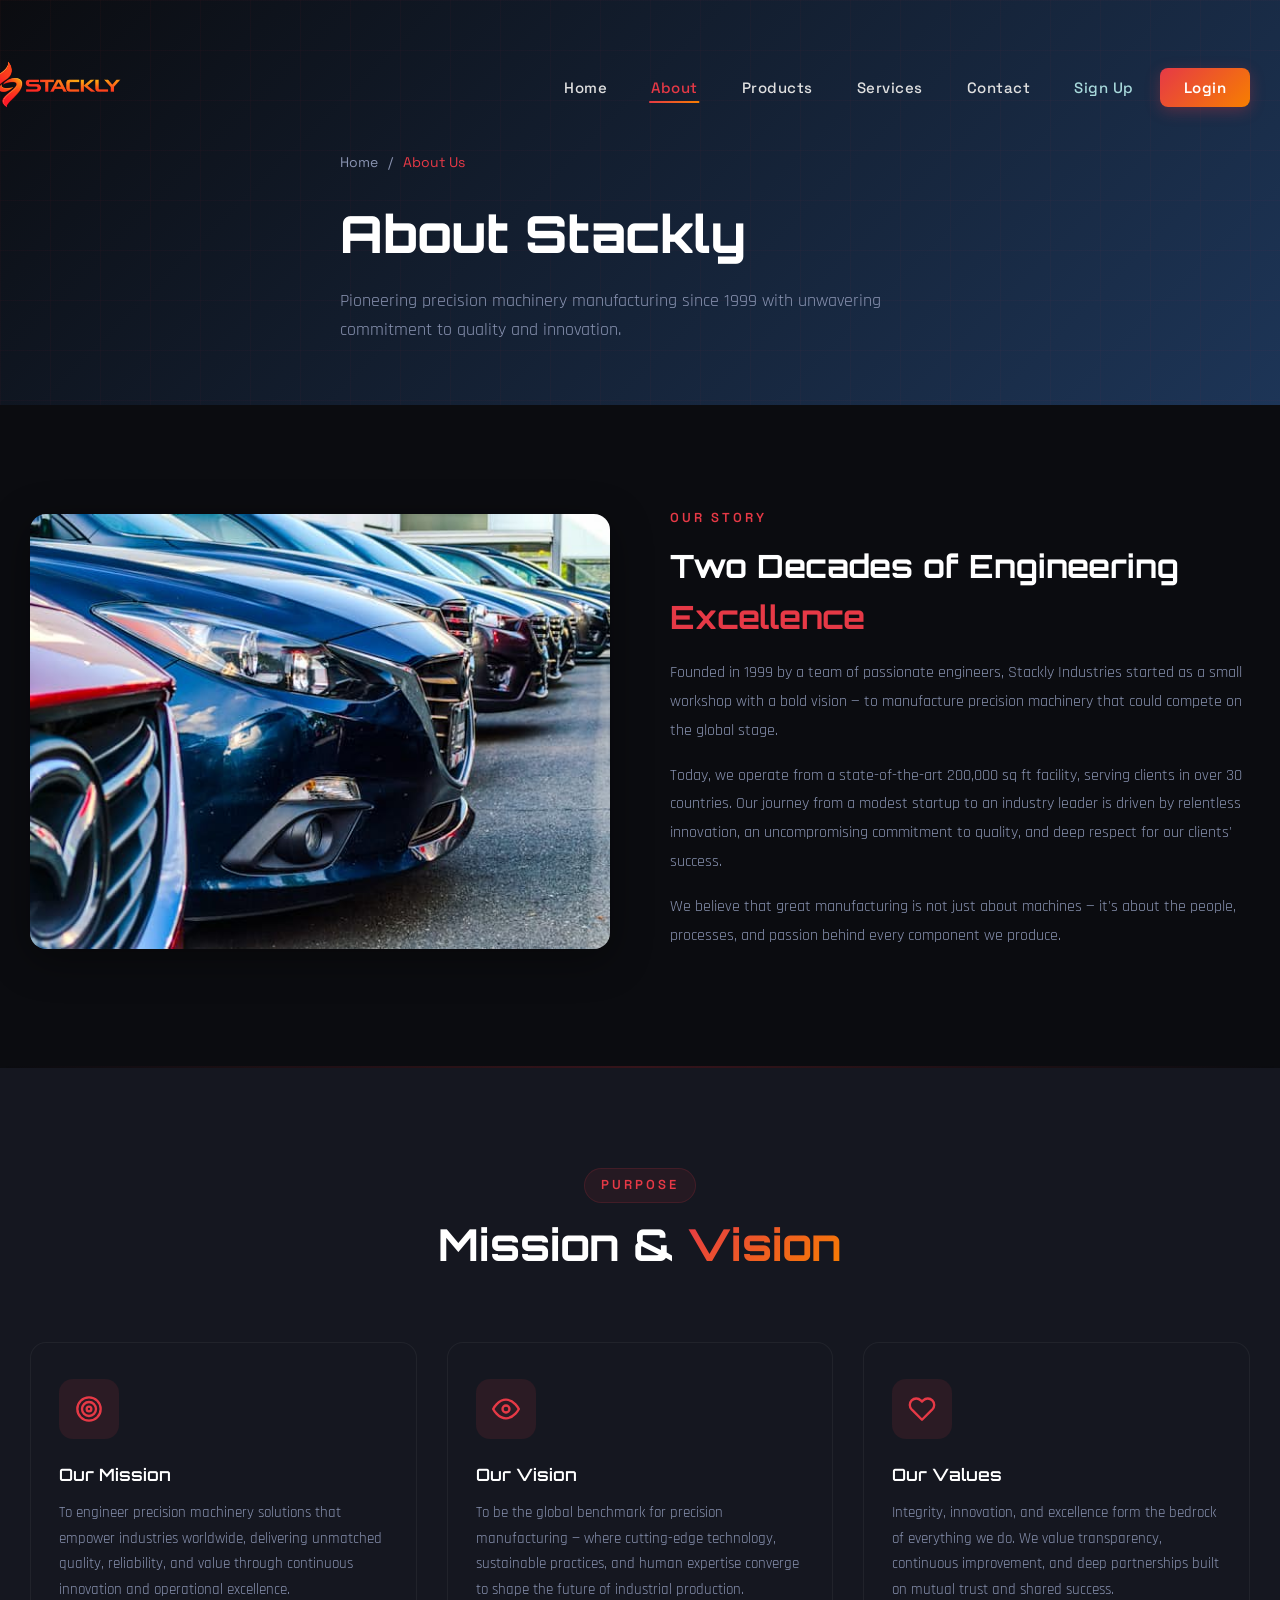
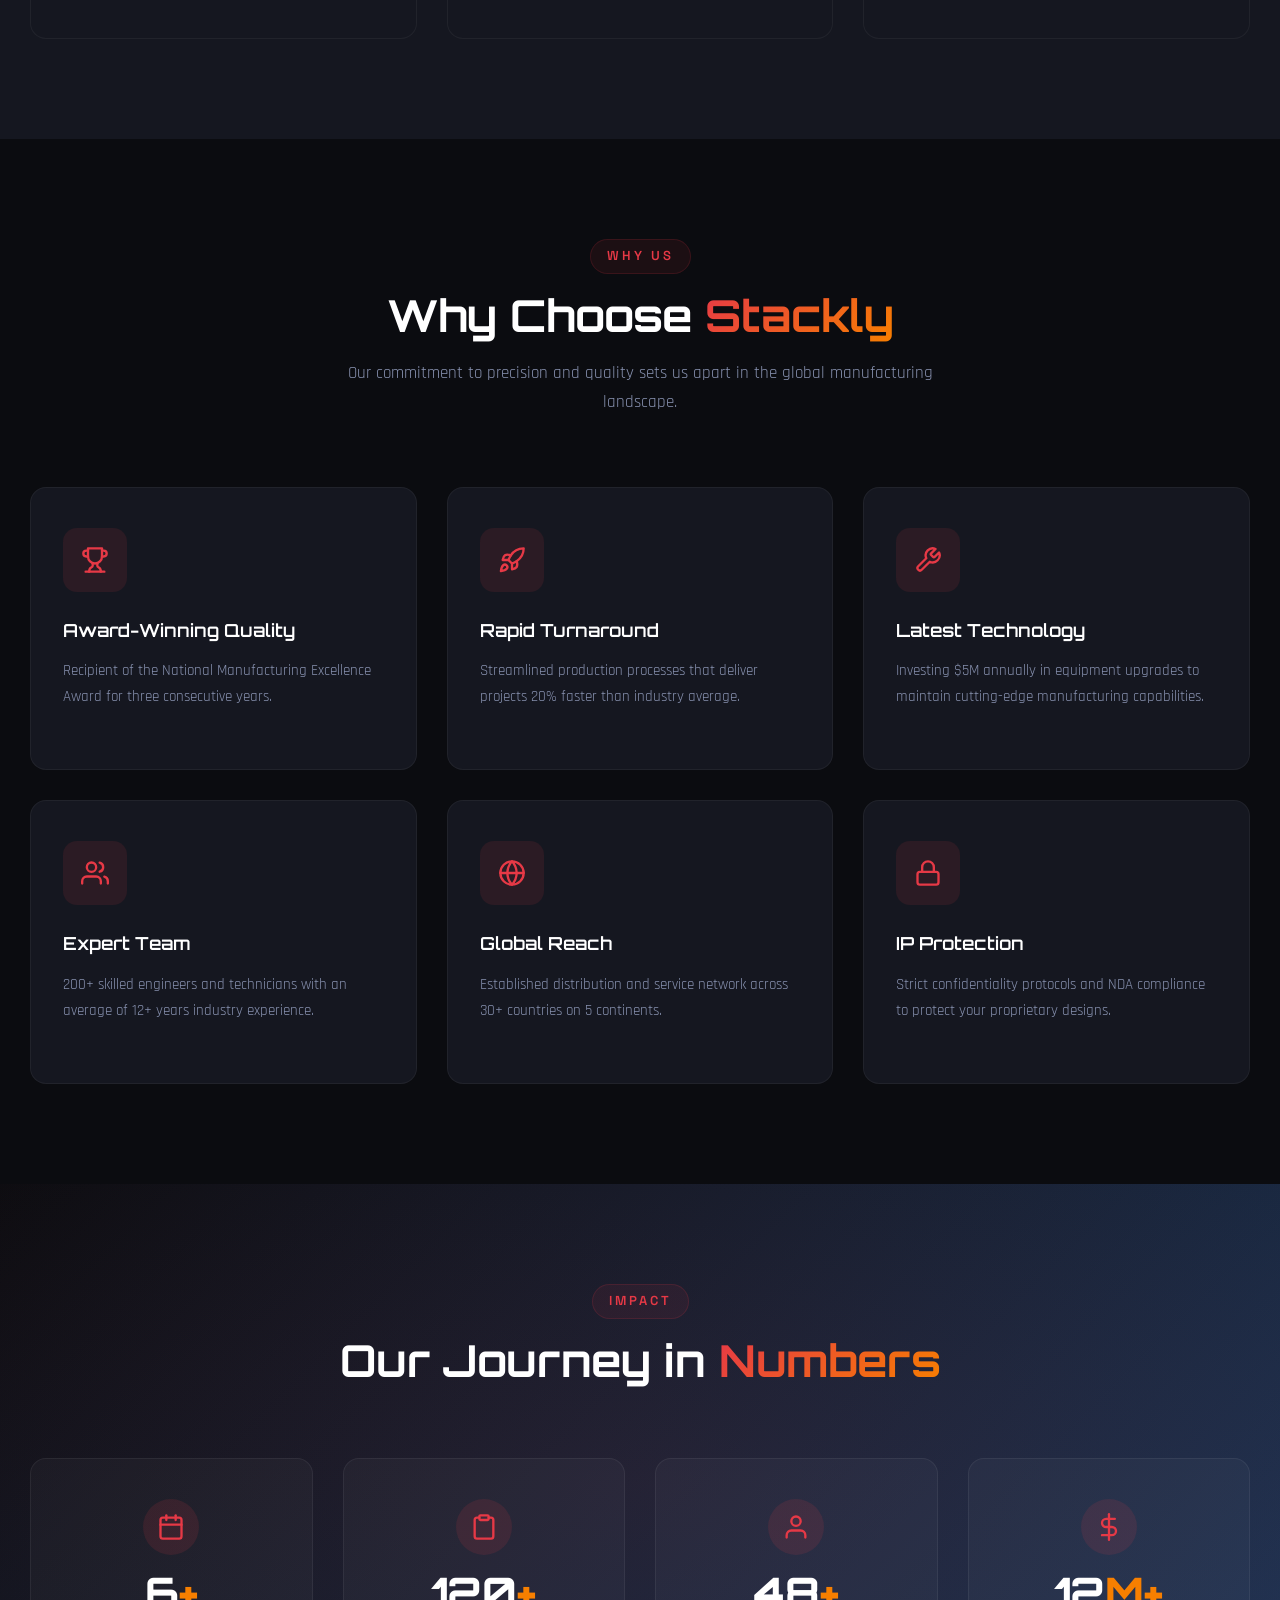
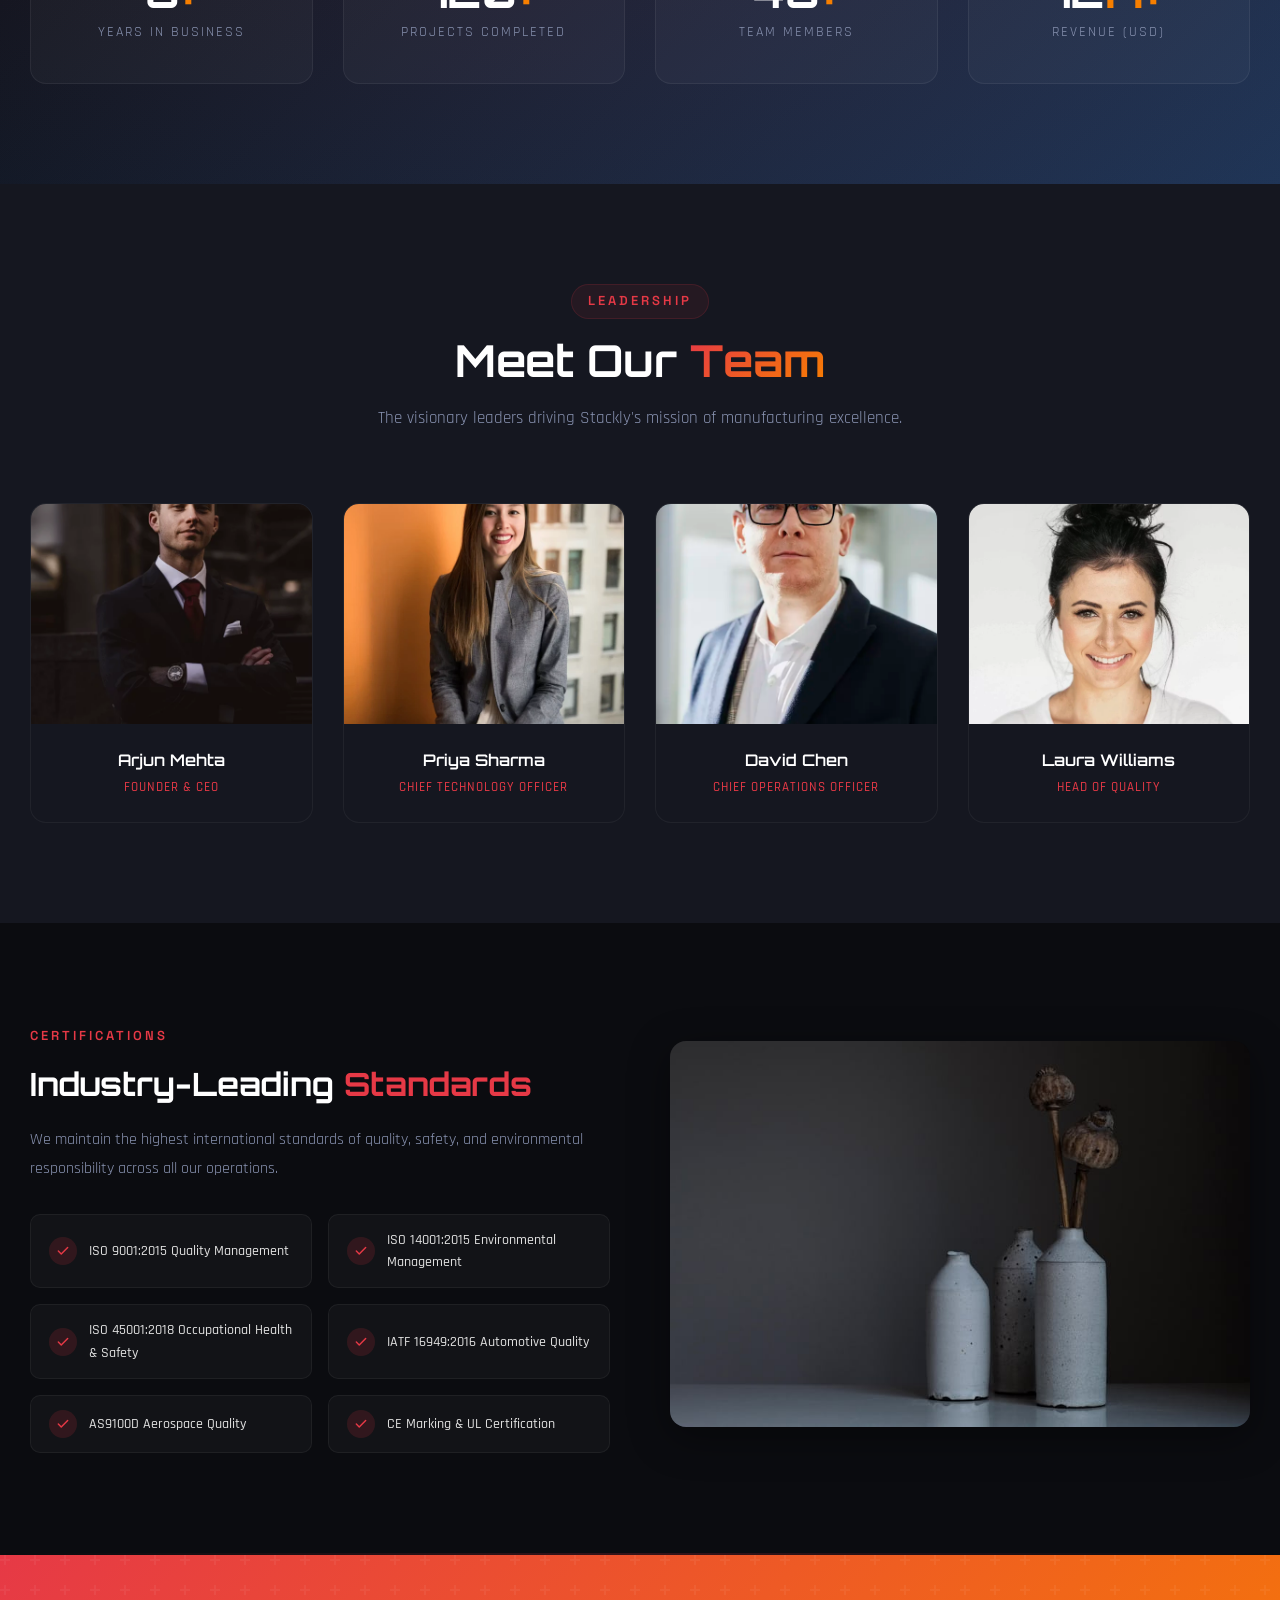
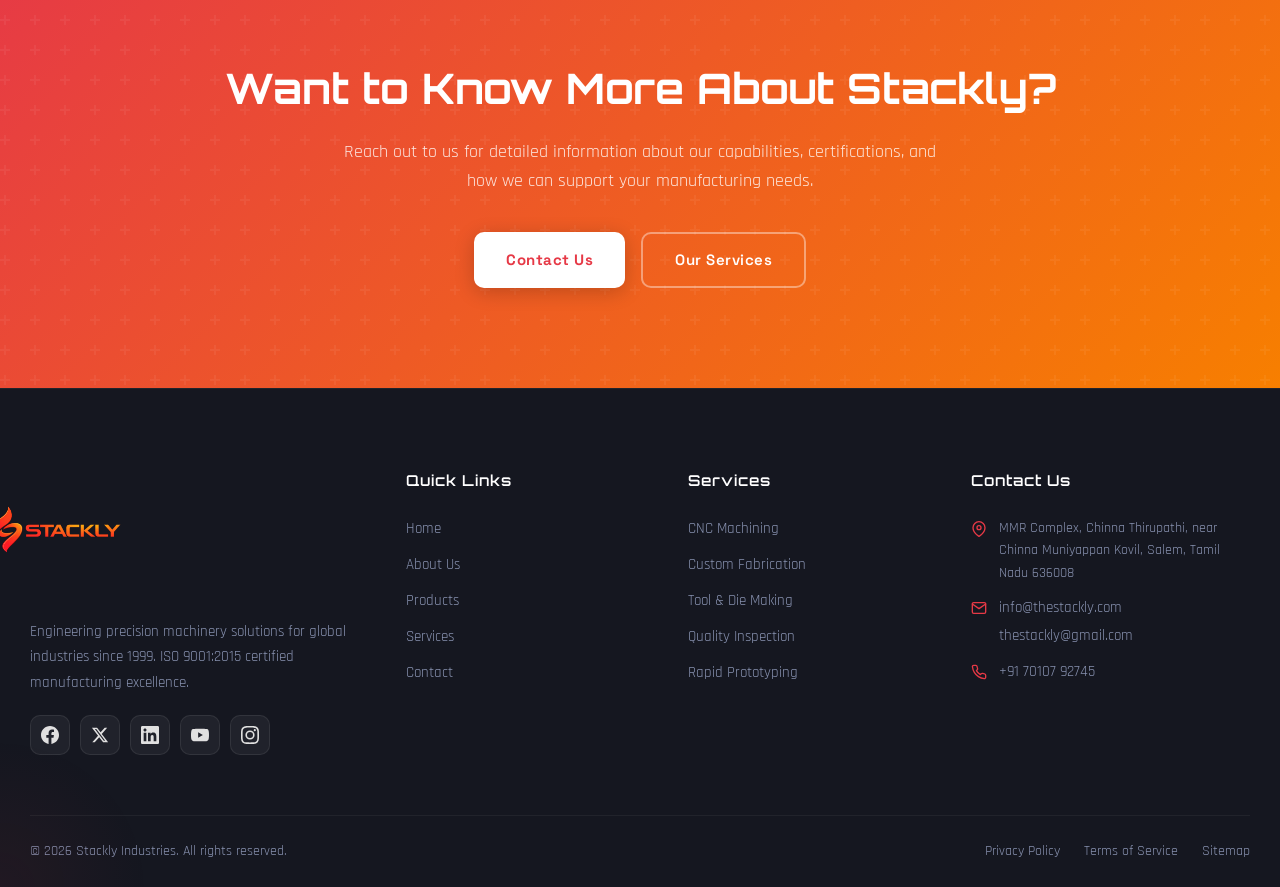
<file: about.html>
<!DOCTYPE html>
<html lang="en">
<head>
  <meta charset="UTF-8">
  <meta name="viewport" content="width=device-width, initial-scale=1.0">
  <title>About Us | Stackly Industries</title>
  <link rel="stylesheet" href="css/style.css">
</head>
<body>

  <div class="preloader"><div class="preloader-gear"></div></div>
  <div class="particles-container"></div>

  <!-- NAVBAR -->
  <nav class="navbar">
    <div class="nav-container">
      <a href="index.html" class="logo">
        <img src="images/logo.webp" alt="Stackly Logo" class="logo-img">
      </a>
      <ul class="nav-links">
         <li><a href="index.html">Home</a></li>
        <li><a href="about.html" class="active">About</a></li>
        <li><a href="products.html">Products</a></li>
        <li><a href="services.html">Services</a></li>
         <li><a href="contact.html">Contact</a></li>
        <li><a href="signup.html" style="color:var(--gray)">Sign Up</a></li>
        <li><a href="signin.html" class="nav-cta">Login</a></li>
      </ul>
      <div class="hamburger">
        <svg class="ham-icon" width="22" height="18" viewBox="0 0 22 18" fill="none">
          <line class="ham-line" x1="1" y1="2" x2="21" y2="2" stroke="white" stroke-width="2.5" stroke-linecap="round"/>
          <line class="ham-line" x1="1" y1="9" x2="21" y2="9" stroke="white" stroke-width="2.5" stroke-linecap="round"/>
          <line class="ham-line" x1="1" y1="16" x2="21" y2="16" stroke="white" stroke-width="2.5" stroke-linecap="round"/>
        </svg>
        <svg class="ham-icon-close" width="22" height="22" viewBox="0 0 22 22" fill="none">
          <line x1="2" y1="2" x2="20" y2="20" stroke="white" stroke-width="2.5" stroke-linecap="round"/>
          <line x1="20" y1="2" x2="2" y2="20" stroke="white" stroke-width="2.5" stroke-linecap="round"/>
        </svg>
      </div>
    </div>
  </nav>

  <!-- SECTION 1: PAGE HERO -->
  <section class="page-hero">
    <div class="page-hero-content reveal">
      <div class="breadcrumb">
        <a href="index.html">Home</a>
        <span class="separator">/</span>
        <span class="current">About Us</span>
      </div>
      <h1>About <span class="highlight">Stackly</span></h1>
      <p>Pioneering precision machinery manufacturing since 1999 with unwavering commitment to quality and innovation.</p>
    </div>
  </section>

  <!-- SECTION 2: OUR STORY -->
  <section class="section">
    <div class="section-container">
      <div class="two-col">
        <div class="reveal-left">
          <img src="images/factory-workshop.webp" alt="Our Facility">
        </div>
        <div class="content-block reveal-right">
          <span class="tag">Our Story</span>
          <h2>Two Decades of Engineering <span style="color:var(--primary)">Excellence</span></h2>
          <p>Founded in 1999 by a team of passionate engineers, Stackly Industries started as a small workshop with a bold vision — to manufacture precision machinery that could compete on the global stage.</p>
          <p>Today, we operate from a state-of-the-art 200,000 sq ft facility, serving clients in over 30 countries. Our journey from a modest startup to an industry leader is driven by relentless innovation, an uncompromising commitment to quality, and deep respect for our clients' success.</p>
          <p>We believe that great manufacturing is not just about machines — it's about the people, processes, and passion behind every component we produce.</p>
        </div>
      </div>
    </div>
  </section>

  <div class="divider-glow"></div>

  <!-- SECTION 3: MISSION & VISION -->
  <section class="section" style="background:var(--dark-2)">
    <div class="section-container">
      <div class="section-header reveal">
        <span class="section-badge">Purpose</span>
        <h2 class="section-title">Mission & <span class="highlight">Vision</span></h2>
      </div>
      <div class="features-grid stagger-children">
        <div class="feature-card reveal tilt-card">
          <div class="feature-icon"><svg viewBox="0 0 24 24" fill="none" stroke="currentColor" stroke-width="2" stroke-linecap="round" stroke-linejoin="round"><circle cx="12" cy="12" r="10"/><circle cx="12" cy="12" r="6"/><circle cx="12" cy="12" r="2"/></svg></div>
          <h3>Our Mission</h3>
          <p>To engineer precision machinery solutions that empower industries worldwide, delivering unmatched quality, reliability, and value through continuous innovation and operational excellence.</p>
        </div>
        <div class="feature-card reveal tilt-card">
          <div class="feature-icon"><svg viewBox="0 0 24 24" fill="none" stroke="currentColor" stroke-width="2" stroke-linecap="round" stroke-linejoin="round"><path d="M1 12s4-8 11-8 11 8 11 8-4 8-11 8-11-8-11-8z"/><circle cx="12" cy="12" r="3"/></svg></div>
          <h3>Our Vision</h3>
          <p>To be the global benchmark for precision manufacturing — where cutting-edge technology, sustainable practices, and human expertise converge to shape the future of industrial production.</p>
        </div>
        <div class="feature-card reveal tilt-card">
          <div class="feature-icon"><svg viewBox="0 0 24 24" fill="none" stroke="currentColor" stroke-width="2" stroke-linecap="round" stroke-linejoin="round"><path d="M20.84 4.61a5.5 5.5 0 0 0-7.78 0L12 5.67l-1.06-1.06a5.5 5.5 0 0 0-7.78 7.78l1.06 1.06L12 21.23l7.78-7.78 1.06-1.06a5.5 5.5 0 0 0 0-7.78z"/></svg></div>
          <h3>Our Values</h3>
          <p>Integrity, innovation, and excellence form the bedrock of everything we do. We value transparency, continuous improvement, and deep partnerships built on mutual trust and shared success.</p>
        </div>
      </div>
    </div>
  </section>

  <!-- SECTION 4: WHY CHOOSE US -->
  <section class="section">
    <div class="section-container">
      <div class="section-header reveal">
        <span class="section-badge">Why Us</span>
        <h2 class="section-title">Why Choose <span class="highlight">Stackly</span></h2>
        <p class="section-subtitle">Our commitment to precision and quality sets us apart in the global manufacturing landscape.</p>
      </div>
      <div class="services-grid stagger-children">
        <div class="service-card reveal tilt-card">
          <div class="service-icon"><svg viewBox="0 0 24 24" fill="none" stroke="currentColor" stroke-width="2" stroke-linecap="round" stroke-linejoin="round"><path d="M6 9H4.5a2.5 2.5 0 0 1 0-5H6"/><path d="M18 9h1.5a2.5 2.5 0 0 0 0-5H18"/><path d="M4 22h16"/><path d="M10 14.66V17c0 .55-.47.98-.97 1.21C7.85 18.75 7 20 7 22"/><path d="M14 14.66V17c0 .55.47.98.97 1.21C16.15 18.75 17 20 17 22"/><path d="M18 2H6v7a6 6 0 0 0 12 0V2Z"/></svg></div>
          <h3>Award-Winning Quality</h3>
          <p>Recipient of the National Manufacturing Excellence Award for three consecutive years.</p>
        </div>
        <div class="service-card reveal tilt-card">
          <div class="service-icon"><svg viewBox="0 0 24 24" fill="none" stroke="currentColor" stroke-width="2" stroke-linecap="round" stroke-linejoin="round"><path d="M4.5 16.5c-1.5 1.26-2 5-2 5s3.74-.5 5-2c.71-.84.7-2.13-.09-2.91a2.18 2.18 0 0 0-2.91-.09z"/><path d="m12 15-3-3a22 22 0 0 1 2-3.95A12.88 12.88 0 0 1 22 2c0 2.72-.78 7.5-6 11a22.35 22.35 0 0 1-4 2z"/><path d="M9 12H4s.55-3.03 2-4c1.62-1.08 5 0 5 0"/><path d="M12 15v5s3.03-.55 4-2c1.08-1.62 0-5 0-5"/></svg></div>
          <h3>Rapid Turnaround</h3>
          <p>Streamlined production processes that deliver projects 20% faster than industry average.</p>
        </div>
        <div class="service-card reveal tilt-card">
          <div class="service-icon"><svg viewBox="0 0 24 24" fill="none" stroke="currentColor" stroke-width="2" stroke-linecap="round" stroke-linejoin="round"><path d="M14.7 6.3a1 1 0 0 0 0 1.4l1.6 1.6a1 1 0 0 0 1.4 0l3.77-3.77a6 6 0 0 1-7.94 7.94l-6.91 6.91a2.12 2.12 0 0 1-3-3l6.91-6.91a6 6 0 0 1 7.94-7.94l-3.76 3.76z"/></svg></div>
          <h3>Latest Technology</h3>
          <p>Investing $5M annually in equipment upgrades to maintain cutting-edge manufacturing capabilities.</p>
        </div>
        <div class="service-card reveal tilt-card">
          <div class="service-icon"><svg viewBox="0 0 24 24" fill="none" stroke="currentColor" stroke-width="2" stroke-linecap="round" stroke-linejoin="round"><path d="M17 21v-2a4 4 0 0 0-4-4H5a4 4 0 0 0-4 4v2"/><circle cx="9" cy="7" r="4"/><path d="M23 21v-2a4 4 0 0 0-3-3.87"/><path d="M16 3.13a4 4 0 0 1 0 7.75"/></svg></div>
          <h3>Expert Team</h3>
          <p>200+ skilled engineers and technicians with an average of 12+ years industry experience.</p>
        </div>
        <div class="service-card reveal tilt-card">
          <div class="service-icon"><svg viewBox="0 0 24 24" fill="none" stroke="currentColor" stroke-width="2" stroke-linecap="round" stroke-linejoin="round"><circle cx="12" cy="12" r="10"/><line x1="2" y1="12" x2="22" y2="12"/><path d="M12 2a15.3 15.3 0 0 1 4 10 15.3 15.3 0 0 1-4 10 15.3 15.3 0 0 1-4-10 15.3 15.3 0 0 1 4-10z"/></svg></div>
          <h3>Global Reach</h3>
          <p>Established distribution and service network across 30+ countries on 5 continents.</p>
        </div>
        <div class="service-card reveal tilt-card">
          <div class="service-icon"><svg viewBox="0 0 24 24" fill="none" stroke="currentColor" stroke-width="2" stroke-linecap="round" stroke-linejoin="round"><rect x="3" y="11" width="18" height="11" rx="2" ry="2"/><path d="M7 11V7a5 5 0 0 1 10 0v4"/></svg></div>
          <h3>IP Protection</h3>
          <p>Strict confidentiality protocols and NDA compliance to protect your proprietary designs.</p>
        </div>
      </div>
    </div>
  </section>

  <!-- SECTION 5: STATS -->
  <section class="section stats-section">
    <div class="section-container">
      <div class="section-header reveal">
        <span class="section-badge">Impact</span>
        <h2 class="section-title">Our Journey in <span class="highlight">Numbers</span></h2>
      </div>
      <div class="stats-grid stagger-children">
        <div class="stat-card reveal">
          <div class="stat-icon"><svg viewBox="0 0 24 24" fill="none" stroke="currentColor" stroke-width="2" stroke-linecap="round" stroke-linejoin="round"><rect x="3" y="4" width="18" height="18" rx="2" ry="2"/><line x1="16" y1="2" x2="16" y2="6"/><line x1="8" y1="2" x2="8" y2="6"/><line x1="3" y1="10" x2="21" y2="10"/></svg></div>
          <div class="stat-number" data-target="25" data-suffix="+">0</div>
          <div class="stat-label">Years in Business</div>
        </div>
        <div class="stat-card reveal">
          <div class="stat-icon"><svg viewBox="0 0 24 24" fill="none" stroke="currentColor" stroke-width="2" stroke-linecap="round" stroke-linejoin="round"><path d="M16 4h2a2 2 0 0 1 2 2v14a2 2 0 0 1-2 2H6a2 2 0 0 1-2-2V6a2 2 0 0 1 2-2h2"/><rect x="8" y="2" width="8" height="4" rx="1" ry="1"/></svg></div>
          <div class="stat-number" data-target="500" data-suffix="+">0</div>
          <div class="stat-label">Projects Completed</div>
        </div>
        <div class="stat-card reveal">
          <div class="stat-icon"><svg viewBox="0 0 24 24" fill="none" stroke="currentColor" stroke-width="2" stroke-linecap="round" stroke-linejoin="round"><path d="M20 21v-2a4 4 0 0 0-4-4H8a4 4 0 0 0-4 4v2"/><circle cx="12" cy="7" r="4"/></svg></div>
          <div class="stat-number" data-target="200" data-suffix="+">0</div>
          <div class="stat-label">Team Members</div>
        </div>
        <div class="stat-card reveal">
          <div class="stat-icon"><svg viewBox="0 0 24 24" fill="none" stroke="currentColor" stroke-width="2" stroke-linecap="round" stroke-linejoin="round"><line x1="12" y1="1" x2="12" y2="23"/><path d="M17 5H9.5a3.5 3.5 0 0 0 0 7h5a3.5 3.5 0 0 1 0 7H6"/></svg></div>
          <div class="stat-number" data-target="50" data-suffix="M+">0</div>
          <div class="stat-label">Revenue (USD)</div>
        </div>
      </div>
    </div>
  </section>

  <!-- SECTION 6: TEAM -->
  <section class="section" style="background:var(--dark-2)">
    <div class="section-container">
      <div class="section-header reveal">
        <span class="section-badge">Leadership</span>
        <h2 class="section-title">Meet Our <span class="highlight">Team</span></h2>
        <p class="section-subtitle">The visionary leaders driving Stackly's mission of manufacturing excellence.</p>
      </div>
      <div class="team-grid stagger-children">
        <div class="team-card reveal tilt-card">
          <div class="team-image"><img src="images/team-ceo.webp" alt="CEO"></div>
          <div class="team-info">
            <h3>Arjun Mehta</h3>
            <p class="role">Founder & CEO</p>
          </div>
        </div>
        <div class="team-card reveal tilt-card">
          <div class="team-image"><img src="images/team-cto.webp" alt="CTO"></div>
          <div class="team-info">
            <h3>Priya Sharma</h3>
            <p class="role">Chief Technology Officer</p>
          </div>
        </div>
        <div class="team-card reveal tilt-card">
          <div class="team-image"><img src="images/team-coo.webp" alt="COO"></div>
          <div class="team-info">
            <h3>David Chen</h3>
            <p class="role">Chief Operations Officer</p>
          </div>
        </div>
        <div class="team-card reveal tilt-card">
          <div class="team-image"><img src="images/team-quality-head.webp" alt="Head of Quality"></div>
          <div class="team-info">
            <h3>Laura Williams</h3>
            <p class="role">Head of Quality</p>
          </div>
        </div>
      </div>
    </div>
  </section>

  <!-- SECTION 7: CERTIFICATIONS -->
  <section class="section">
    <div class="section-container">
      <div class="two-col">
        <div class="content-block reveal-left">
          <span class="tag">Certifications</span>
          <h2>Industry-Leading <span style="color:var(--primary)">Standards</span></h2>
          <p>We maintain the highest international standards of quality, safety, and environmental responsibility across all our operations.</p>
          <div class="about-features">
            <div class="about-feature"><div class="check"><svg width="1em" height="1em" viewBox="0 0 24 24" fill="none" stroke="currentColor" stroke-width="2.5" stroke-linecap="round" stroke-linejoin="round"><polyline points="20 6 9 17 4 12"/></svg></div><span>ISO 9001:2015 Quality Management</span></div>
            <div class="about-feature"><div class="check"><svg width="1em" height="1em" viewBox="0 0 24 24" fill="none" stroke="currentColor" stroke-width="2.5" stroke-linecap="round" stroke-linejoin="round"><polyline points="20 6 9 17 4 12"/></svg></div><span>ISO 14001:2015 Environmental Management</span></div>
            <div class="about-feature"><div class="check"><svg width="1em" height="1em" viewBox="0 0 24 24" fill="none" stroke="currentColor" stroke-width="2.5" stroke-linecap="round" stroke-linejoin="round"><polyline points="20 6 9 17 4 12"/></svg></div><span>ISO 45001:2018 Occupational Health & Safety</span></div>
            <div class="about-feature"><div class="check"><svg width="1em" height="1em" viewBox="0 0 24 24" fill="none" stroke="currentColor" stroke-width="2.5" stroke-linecap="round" stroke-linejoin="round"><polyline points="20 6 9 17 4 12"/></svg></div><span>IATF 16949:2016 Automotive Quality</span></div>
            <div class="about-feature"><div class="check"><svg width="1em" height="1em" viewBox="0 0 24 24" fill="none" stroke="currentColor" stroke-width="2.5" stroke-linecap="round" stroke-linejoin="round"><polyline points="20 6 9 17 4 12"/></svg></div><span>AS9100D Aerospace Quality</span></div>
            <div class="about-feature"><div class="check"><svg width="1em" height="1em" viewBox="0 0 24 24" fill="none" stroke="currentColor" stroke-width="2.5" stroke-linecap="round" stroke-linejoin="round"><polyline points="20 6 9 17 4 12"/></svg></div><span>CE Marking & UL Certification</span></div>
          </div>
        </div>
        <div class="reveal-right">
          <img src="images/mill-machine.webp" alt="Certified Facility">
        </div>
      </div>
    </div>
  </section>

  <div class="divider-glow"></div>

  <!-- SECTION 8: CTA -->
  <section class="section cta-section">
    <div class="section-container">
      <div class="cta-content reveal">
        <h2>Want to Know More About <span style="color:#fff">Stackly</span>?</h2>
        <p>Reach out to us for detailed information about our capabilities, certifications, and how we can support your manufacturing needs.</p>
        <div class="cta-buttons">
          <a href="404.html" class="btn btn-white magnetic-btn">Contact Us</a>
          <a href="404.html" class="btn btn-outline-white magnetic-btn">Our Services</a>
        </div>
      </div>
    </div>
  </section>

  <!-- FOOTER -->
  <footer class="footer">
    <div class="section-container">
      <div class="footer-grid">
        <div class="footer-about">
          <a href="index.html" class="logo"><img src="images/logo.webp" alt="Stackly Logo" class="logo-img"></a>
          <p>Engineering precision machinery solutions for global industries since 1999. ISO 9001:2015 certified manufacturing excellence.</p>
          <div class="footer-social">
            <a href="404.html" aria-label="Facebook" target="_blank" rel="noopener noreferrer">
              <svg width="18" height="18" viewBox="0 0 24 24" fill="currentColor"><path d="M24 12.073c0-6.627-5.373-12-12-12s-12 5.373-12 12c0 5.99 4.388 10.954 10.125 11.854v-8.385H7.078v-3.47h3.047V9.43c0-3.007 1.792-4.669 4.533-4.669 1.312 0 2.686.235 2.686.235v2.953H15.83c-1.491 0-1.956.925-1.956 1.874v2.25h3.328l-.532 3.47h-2.796v8.385C19.612 23.027 24 18.062 24 12.073z"/></svg>
            </a>
            <a href="404.html" aria-label="Twitter" target="_blank" rel="noopener noreferrer">
              <svg width="18" height="18" viewBox="0 0 24 24" fill="currentColor"><path d="M18.244 2.25h3.308l-7.227 8.26 8.502 11.24H16.17l-5.214-6.817L4.99 21.75H1.68l7.73-8.835L1.254 2.25H8.08l4.713 6.231zm-1.161 17.52h1.833L7.084 4.126H5.117z"/></svg>
            </a>
            <a href="404.html" aria-label="LinkedIn" target="_blank" rel="noopener noreferrer">
              <svg width="18" height="18" viewBox="0 0 24 24" fill="currentColor"><path d="M20.447 20.452h-3.554v-5.569c0-1.328-.027-3.037-1.852-3.037-1.853 0-2.136 1.445-2.136 2.939v5.667H9.351V9h3.414v1.561h.046c.477-.9 1.637-1.85 3.37-1.85 3.601 0 4.267 2.37 4.267 5.455v6.286zM5.337 7.433c-1.144 0-2.063-.926-2.063-2.065 0-1.138.92-2.063 2.063-2.063 1.14 0 2.064.925 2.064 2.063 0 1.139-.925 2.065-2.064 2.065zm1.782 13.019H3.555V9h3.564v11.452zM22.225 0H1.771C.792 0 0 .774 0 1.729v20.542C0 23.227.792 24 1.771 24h20.451C23.2 24 24 23.227 24 22.271V1.729C24 .774 23.2 0 22.222 0h.003z"/></svg>
            </a>
            <a href="404.html" aria-label="YouTube" target="_blank" rel="noopener noreferrer">
              <svg width="18" height="18" viewBox="0 0 24 24" fill="currentColor"><path d="M23.498 6.186a3.016 3.016 0 0 0-2.122-2.136C19.505 3.545 12 3.545 12 3.545s-7.505 0-9.377.505A3.017 3.017 0 0 0 .502 6.186C0 8.07 0 12 0 12s0 3.93.502 5.814a3.016 3.016 0 0 0 2.122 2.136c1.871.505 9.376.505 9.376.505s7.505 0 9.377-.505a3.015 3.015 0 0 0 2.122-2.136C24 15.93 24 12 24 12s0-3.93-.502-5.814zM9.545 15.568V8.432L15.818 12l-6.273 3.568z"/></svg>
            </a>
            <a href="404.html" aria-label="Instagram" target="_blank" rel="noopener noreferrer">
              <svg width="18" height="18" viewBox="0 0 24 24" fill="currentColor"><path d="M12 2.163c3.204 0 3.584.012 4.85.07 3.252.148 4.771 1.691 4.919 4.919.058 1.265.069 1.645.069 4.849 0 3.205-.012 3.584-.069 4.849-.149 3.225-1.664 4.771-4.919 4.919-1.266.058-1.644.07-4.85.07-3.204 0-3.584-.012-4.849-.07-3.26-.149-4.771-1.699-4.919-4.92-.058-1.265-.07-1.644-.07-4.849 0-3.204.013-3.583.07-4.849.149-3.227 1.664-4.771 4.919-4.919 1.266-.057 1.645-.069 4.849-.069zM12 0C8.741 0 8.333.014 7.053.072 2.695.272.273 2.69.073 7.052.014 8.333 0 8.741 0 12c0 3.259.014 3.668.072 4.948.2 4.358 2.618 6.78 6.98 6.98C8.333 23.986 8.741 24 12 24c3.259 0 3.668-.014 4.948-.072 4.354-.2 6.782-2.618 6.979-6.98.059-1.28.073-1.689.073-4.948 0-3.259-.014-3.667-.072-4.947-.196-4.354-2.617-6.78-6.979-6.98C15.668.014 15.259 0 12 0zm0 5.838a6.162 6.162 0 1 0 0 12.324 6.162 6.162 0 0 0 0-12.324zM12 16a4 4 0 1 1 0-8 4 4 0 0 1 0 8zm6.406-11.845a1.44 1.44 0 1 0 0 2.881 1.44 1.44 0 0 0 0-2.881z"/></svg>
            </a>
          </div>
        </div>
        <div class="footer-col">
          <h4>Quick Links</h4>
          <ul>
            <li><a href="index.html">Home</a></li>
            <li><a href="about.html">About Us</a></li>
            <li><a href="products.html">Products</a></li>
            <li><a href="services.html">Services</a></li>
            <li><a href="contact.html">Contact</a></li>
          </ul>
        </div>
        <div class="footer-col">
          <h4>Services</h4>
          <ul>
            <li><a href="services.html">CNC Machining</a></li>
            <li><a href="services.html">Custom Fabrication</a></li>
            <li><a href="services.html">Tool & Die Making</a></li>
            <li><a href="services.html">Quality Inspection</a></li>
            <li><a href="services.html">Rapid Prototyping</a></li>
          </ul>
        </div>
        <div class="footer-col footer-contact">
          <h4>Contact Us</h4>
          <ul class="footer-contact-list">
            <li>
              <svg width="16" height="16" viewBox="0 0 24 24" fill="none" stroke="currentColor" stroke-width="2" stroke-linecap="round" stroke-linejoin="round"><path d="M21 10c0 7-9 13-9 13s-9-6-9-13a9 9 0 0 1 18 0z"/><circle cx="12" cy="10" r="3"/></svg>
              <span>MMR Complex, Chinna Thirupathi, near Chinna Muniyappan Kovil, Salem, Tamil Nadu 636008</span>
            </li>
            <li>
              <svg width="16" height="16" viewBox="0 0 24 24" fill="none" stroke="currentColor" stroke-width="2" stroke-linecap="round" stroke-linejoin="round"><path d="M4 4h16c1.1 0 2 .9 2 2v12c0 1.1-.9 2-2 2H4c-1.1 0-2-.9-2-2V6c0-1.1.9-2 2-2z"/><polyline points="22,6 12,13 2,6"/></svg>
              <div>
                <a href="404.html">info@thestackly.com</a>
                <a href="404.html">thestackly@gmail.com</a>
              </div>
            </li>
            <li>
              <svg width="16" height="16" viewBox="0 0 24 24" fill="none" stroke="currentColor" stroke-width="2" stroke-linecap="round" stroke-linejoin="round"><path d="M22 16.92v3a2 2 0 0 1-2.18 2 19.79 19.79 0 0 1-8.63-3.07 19.5 19.5 0 0 1-6-6 19.79 19.79 0 0 1-3.07-8.67A2 2 0 0 1 4.11 2h3a2 2 0 0 1 2 1.72 12.84 12.84 0 0 0 .7 2.81 2 2 0 0 1-.45 2.11L8.09 9.91a16 16 0 0 0 6 6l1.27-1.27a2 2 0 0 1 2.11-.45 12.84 12.84 0 0 0 2.81.7A2 2 0 0 1 22 16.92z"/></svg>
              <a href="404.html">+91 70107 92745</a>
            </li>
          </ul>
        </div>
      </div>
      <div class="footer-bottom">
        <p>&copy; 2026 Stackly Industries. All rights reserved.</p>
        <div class="footer-bottom-links">
          <a href="404.html">Privacy Policy</a><a href="404.html">Terms of Service</a><a href="404.html">Sitemap</a>
        </div>
      </div>
    </div>
  </footer>

  <button class="back-to-top" aria-label="Back to top"><svg width="1em" height="1em" viewBox="0 0 24 24" fill="none" stroke="currentColor" stroke-width="2" stroke-linecap="round" stroke-linejoin="round"><line x1="12" y1="19" x2="12" y2="5"/><polyline points="5 12 12 5 19 12"/></svg></button>
  <script src="js/icons.js"></script>
  <script src="js/script.js"></script>
</body>
</html>
</file>
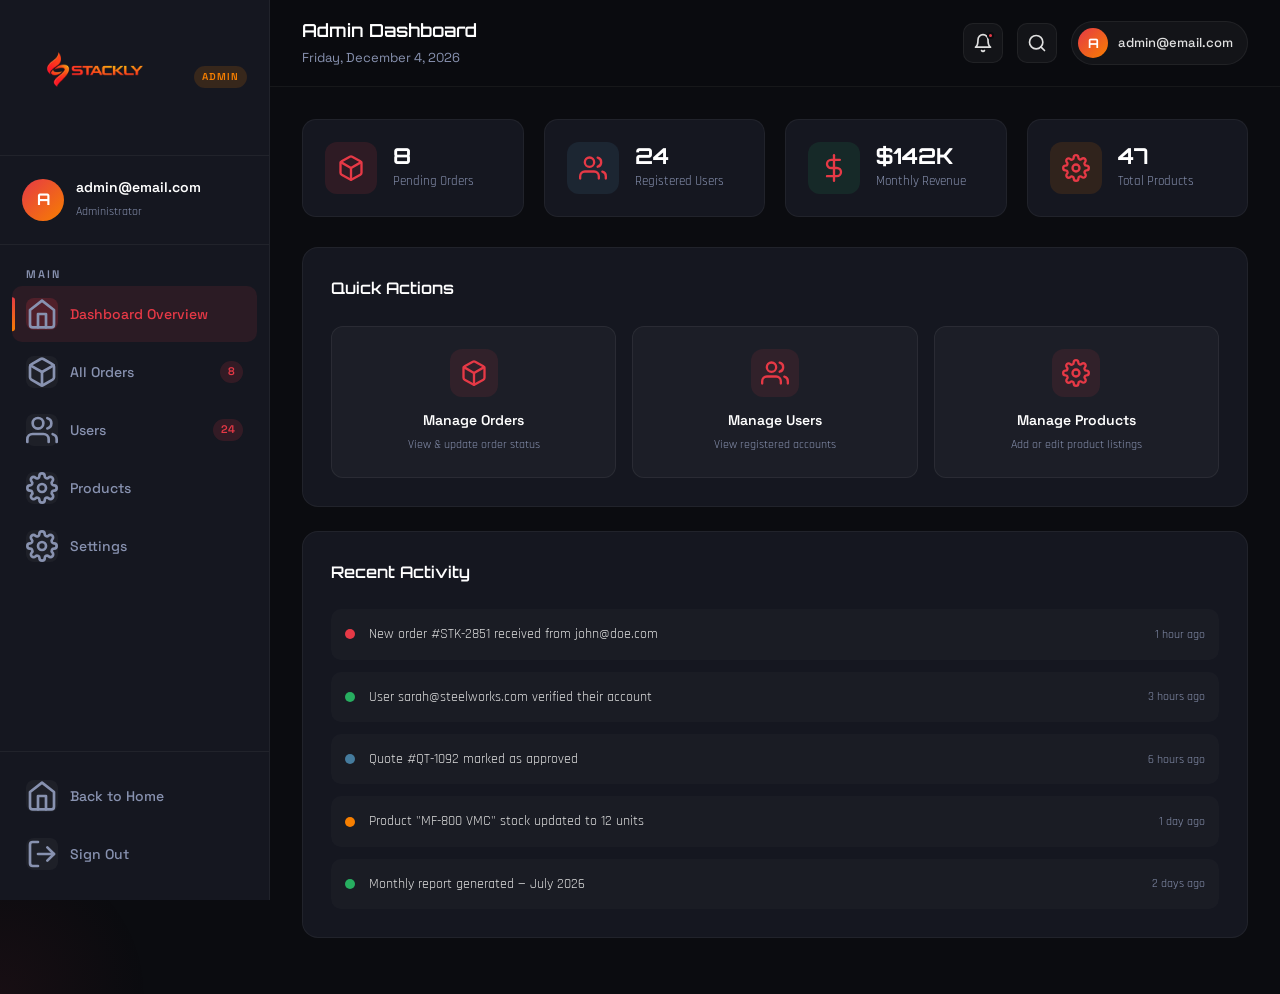
<file: admin-dashboard.html>
<!DOCTYPE html>
<html lang="en">
<head>
  <meta charset="UTF-8">
  <meta name="viewport" content="width=device-width, initial-scale=1.0">
  <title>Admin Dashboard | Stackly Industries</title>
  <link rel="stylesheet" href="css/style.css">
</head>
<body>

  <div class="preloader"><div class="preloader-gear"></div></div>

  <div class="dashboard">
    <!-- SIDEBAR -->
    <aside class="dash-sidebar" id="dashSidebar">
      <div class="dash-sidebar-header">
        <a href="index.html"><img src="images/logo.webp" alt="Stackly"></a>
        <span class="sidebar-badge badge-admin">Admin</span>
        <button class="dash-sidebar-close" id="sidebarClose">&times;</button>
      </div>

      <div class="dash-user-info">
        <div class="dash-user-avatar" id="adminAvatar">A</div>
        <div class="dash-user-details">
          <h5 id="sidebarEmail">admin@email.com</h5>
          <span class="user-role-label">Administrator</span>
        </div>
      </div>

      <nav class="dash-nav">
        <span class="dash-nav-label">Main</span>
        <a class="dash-nav-item active" data-panel="overview">
          <span class="nav-icon"><svg viewBox="0 0 24 24" fill="none" stroke="currentColor" stroke-width="2" stroke-linecap="round" stroke-linejoin="round"><path d="m3 9 9-7 9 7v11a2 2 0 0 1-2 2H5a2 2 0 0 1-2-2z"/><polyline points="9 22 9 12 15 12 15 22"/></svg></span> Dashboard Overview
        </a>
        <a class="dash-nav-item" data-panel="orders">
          <span class="nav-icon"><svg viewBox="0 0 24 24" fill="none" stroke="currentColor" stroke-width="2" stroke-linecap="round" stroke-linejoin="round"><path d="M21 16V8a2 2 0 0 0-1-1.73l-7-4a2 2 0 0 0-2 0l-7 4A2 2 0 0 0 3 8v8a2 2 0 0 0 1 1.73l7 4a2 2 0 0 0 2 0l7-4A2 2 0 0 0 21 16z"/><polyline points="3.27 6.96 12 12.01 20.73 6.96"/><line x1="12" y1="22.08" x2="12" y2="12"/></svg></span> All Orders
          <span class="nav-badge">8</span>
        </a>
        <a class="dash-nav-item" data-panel="users">
          <span class="nav-icon"><svg viewBox="0 0 24 24" fill="none" stroke="currentColor" stroke-width="2" stroke-linecap="round" stroke-linejoin="round"><path d="M17 21v-2a4 4 0 0 0-4-4H5a4 4 0 0 0-4 4v2"/><circle cx="9" cy="7" r="4"/><path d="M23 21v-2a4 4 0 0 0-3-3.87"/><path d="M16 3.13a4 4 0 0 1 0 7.75"/></svg></span> Users
          <span class="nav-badge">24</span>
        </a>
        <a class="dash-nav-item" data-panel="products">
          <span class="nav-icon"><svg viewBox="0 0 24 24" fill="none" stroke="currentColor" stroke-width="2" stroke-linecap="round" stroke-linejoin="round"><circle cx="12" cy="12" r="3"/><path d="M19.4 15a1.65 1.65 0 0 0 .33 1.82l.06.06a2 2 0 0 1 0 2.83 2 2 0 0 1-2.83 0l-.06-.06a1.65 1.65 0 0 0-1.82-.33 1.65 1.65 0 0 0-1 1.51V21a2 2 0 0 1-2 2 2 2 0 0 1-2-2v-.09A1.65 1.65 0 0 0 9 19.4a1.65 1.65 0 0 0-1.82.33l-.06.06a2 2 0 0 1-2.83 0 2 2 0 0 1 0-2.83l.06-.06A1.65 1.65 0 0 0 4.68 15a1.65 1.65 0 0 0-1.51-1H3a2 2 0 0 1-2-2 2 2 0 0 1 2-2h.09A1.65 1.65 0 0 0 4.6 9a1.65 1.65 0 0 0-.33-1.82l-.06-.06a2 2 0 0 1 0-2.83 2 2 0 0 1 2.83 0l.06.06A1.65 1.65 0 0 0 9 4.68a1.65 1.65 0 0 0 1-1.51V3a2 2 0 0 1 2-2 2 2 0 0 1 2 2v.09a1.65 1.65 0 0 0 1 1.51 1.65 1.65 0 0 0 1.82-.33l.06-.06a2 2 0 0 1 2.83 0 2 2 0 0 1 0 2.83l-.06.06A1.65 1.65 0 0 0 19.4 9a1.65 1.65 0 0 0 1.51 1H21a2 2 0 0 1 2 2 2 2 0 0 1-2 2h-.09a1.65 1.65 0 0 0-1.51 1z"/></svg></span> Products
        </a>
        <a class="dash-nav-item" data-panel="settings">
          <span class="nav-icon"><svg viewBox="0 0 24 24" fill="none" stroke="currentColor" stroke-width="2" stroke-linecap="round" stroke-linejoin="round"><circle cx="12" cy="12" r="3"/><path d="M19.4 15a1.65 1.65 0 0 0 .33 1.82l.06.06a2 2 0 0 1 0 2.83 2 2 0 0 1-2.83 0l-.06-.06a1.65 1.65 0 0 0-1.82-.33 1.65 1.65 0 0 0-1 1.51V21a2 2 0 0 1-2 2 2 2 0 0 1-2-2v-.09A1.65 1.65 0 0 0 9 19.4a1.65 1.65 0 0 0-1.82.33l-.06.06a2 2 0 0 1-2.83 0 2 2 0 0 1 0-2.83l.06-.06A1.65 1.65 0 0 0 4.68 15a1.65 1.65 0 0 0-1.51-1H3a2 2 0 0 1-2-2 2 2 0 0 1 2-2h.09A1.65 1.65 0 0 0 4.6 9a1.65 1.65 0 0 0-.33-1.82l-.06-.06a2 2 0 0 1 0-2.83 2 2 0 0 1 2.83 0l.06.06A1.65 1.65 0 0 0 9 4.68a1.65 1.65 0 0 0 1-1.51V3a2 2 0 0 1 2-2 2 2 0 0 1 2 2v.09a1.65 1.65 0 0 0 1 1.51 1.65 1.65 0 0 0 1.82-.33l.06-.06a2 2 0 0 1 2.83 0 2 2 0 0 1 0 2.83l-.06.06A1.65 1.65 0 0 0 19.4 9a1.65 1.65 0 0 0 1.51 1H21a2 2 0 0 1 2 2 2 2 0 0 1-2 2h-.09a1.65 1.65 0 0 0-1.51 1z"/></svg></span> Settings
        </a>
      </nav>

      <div class="dash-sidebar-footer">
        <a class="dash-nav-item" href="index.html">
          <span class="nav-icon"><svg viewBox="0 0 24 24" fill="none" stroke="currentColor" stroke-width="2" stroke-linecap="round" stroke-linejoin="round"><path d="m3 9 9-7 9 7v11a2 2 0 0 1-2 2H5a2 2 0 0 1-2-2z"/><polyline points="9 22 9 12 15 12 15 22"/></svg></span> Back to Home
        </a>
        <a class="dash-nav-item" href="signin.html" id="logoutBtn">
          <span class="nav-icon"><svg viewBox="0 0 24 24" fill="none" stroke="currentColor" stroke-width="2" stroke-linecap="round" stroke-linejoin="round"><path d="M9 21H5a2 2 0 0 1-2-2V5a2 2 0 0 1 2-2h4"/><polyline points="16 17 21 12 16 7"/><line x1="21" y1="12" x2="9" y2="12"/></svg></span> Sign Out
        </a>
      </div>
    </aside>

    <!-- MAIN -->
    <main class="dash-main">
      <!-- TOPBAR -->
      <header class="dash-topbar">
        <div class="dash-topbar-left">
          <button class="dash-menu-toggle" id="menuToggle">
            <span></span><span></span><span></span>
          </button>
          <div>
            <h2 id="topbarTitle">Admin Dashboard</h2>
            <span class="topbar-date" id="topbarDate"></span>
          </div>
        </div>
        <div class="dash-topbar-right">
          <a href="404.html" class="topbar-icon-btn" style="text-decoration:none;">
            <svg width="20" height="20" viewBox="0 0 24 24" fill="none" stroke="currentColor" stroke-width="2" stroke-linecap="round" stroke-linejoin="round"><path d="M18 8A6 6 0 0 0 6 8c0 7-3 9-3 9h18s-3-2-3-9"/><path d="M13.73 21a2 2 0 0 1-3.46 0"/></svg>
            <span class="notif-dot"></span>
          </a>
          <a href="404.html" class="topbar-icon-btn" style="text-decoration:none;">
            <svg width="20" height="20" viewBox="0 0 24 24" fill="none" stroke="currentColor" stroke-width="2" stroke-linecap="round" stroke-linejoin="round"><circle cx="11" cy="11" r="8"/><line x1="21" y1="21" x2="16.65" y2="16.65"/></svg>
          </a>
          <div class="topbar-email" id="topbarEmail">
            <span class="email-avatar" id="topbarAvatar">A</span>
            <span class="email-text" id="topbarEmailText">admin@email.com</span>
          </div>
        </div>
      </header>

      <!-- CONTENT -->
      <div class="dash-content">

        <!-- PANEL: OVERVIEW -->
        <div class="dash-panel active" id="panel-overview">
          <div class="dash-stats-row">
            <div class="dash-stat-card">
              <div class="dash-stat-icon red"><svg viewBox="0 0 24 24" fill="none" stroke="currentColor" stroke-width="2" stroke-linecap="round" stroke-linejoin="round"><path d="M21 16V8a2 2 0 0 0-1-1.73l-7-4a2 2 0 0 0-2 0l-7 4A2 2 0 0 0 3 8v8a2 2 0 0 0 1 1.73l7 4a2 2 0 0 0 2 0l7-4A2 2 0 0 0 21 16z"/><polyline points="3.27 6.96 12 12.01 20.73 6.96"/><line x1="12" y1="22.08" x2="12" y2="12"/></svg></div>
              <div class="dash-stat-info"><h3>8</h3><p>Pending Orders</p></div>
            </div>
            <div class="dash-stat-card">
              <div class="dash-stat-icon blue"><svg viewBox="0 0 24 24" fill="none" stroke="currentColor" stroke-width="2" stroke-linecap="round" stroke-linejoin="round"><path d="M17 21v-2a4 4 0 0 0-4-4H5a4 4 0 0 0-4 4v2"/><circle cx="9" cy="7" r="4"/><path d="M23 21v-2a4 4 0 0 0-3-3.87"/><path d="M16 3.13a4 4 0 0 1 0 7.75"/></svg></div>
              <div class="dash-stat-info"><h3>24</h3><p>Registered Users</p></div>
            </div>
            <div class="dash-stat-card">
              <div class="dash-stat-icon green"><svg viewBox="0 0 24 24" fill="none" stroke="currentColor" stroke-width="2" stroke-linecap="round" stroke-linejoin="round"><line x1="12" y1="1" x2="12" y2="23"/><path d="M17 5H9.5a3.5 3.5 0 0 0 0 7h5a3.5 3.5 0 0 1 0 7H6"/></svg></div>
              <div class="dash-stat-info"><h3>$142K</h3><p>Monthly Revenue</p></div>
            </div>
            <div class="dash-stat-card">
              <div class="dash-stat-icon orange"><svg viewBox="0 0 24 24" fill="none" stroke="currentColor" stroke-width="2" stroke-linecap="round" stroke-linejoin="round"><circle cx="12" cy="12" r="3"/><path d="M19.4 15a1.65 1.65 0 0 0 .33 1.82l.06.06a2 2 0 0 1 0 2.83 2 2 0 0 1-2.83 0l-.06-.06a1.65 1.65 0 0 0-1.82-.33 1.65 1.65 0 0 0-1 1.51V21a2 2 0 0 1-2 2 2 2 0 0 1-2-2v-.09A1.65 1.65 0 0 0 9 19.4a1.65 1.65 0 0 0-1.82.33l-.06.06a2 2 0 0 1-2.83 0 2 2 0 0 1 0-2.83l.06-.06A1.65 1.65 0 0 0 4.68 15a1.65 1.65 0 0 0-1.51-1H3a2 2 0 0 1-2-2 2 2 0 0 1 2-2h.09A1.65 1.65 0 0 0 4.6 9a1.65 1.65 0 0 0-.33-1.82l-.06-.06a2 2 0 0 1 0-2.83 2 2 0 0 1 2.83 0l.06.06A1.65 1.65 0 0 0 9 4.68a1.65 1.65 0 0 0 1-1.51V3a2 2 0 0 1 2-2 2 2 0 0 1 2 2v.09a1.65 1.65 0 0 0 1 1.51 1.65 1.65 0 0 0 1.82-.33l.06-.06a2 2 0 0 1 2.83 0 2 2 0 0 1 0 2.83l-.06.06A1.65 1.65 0 0 0 19.4 9a1.65 1.65 0 0 0 1.51 1H21a2 2 0 0 1 2 2 2 2 0 0 1-2 2h-.09a1.65 1.65 0 0 0-1.51 1z"/></svg></div>
              <div class="dash-stat-info"><h3>47</h3><p>Total Products</p></div>
            </div>
          </div>

          <div class="dash-card">
            <div class="dash-card-header">
              <h3>Quick Actions</h3>
            </div>
            <div class="dash-actions-grid">
              <a class="dash-action-card" data-panel="orders">
                <div class="action-icon"><svg viewBox="0 0 24 24" fill="none" stroke="currentColor" stroke-width="2" stroke-linecap="round" stroke-linejoin="round"><path d="M21 16V8a2 2 0 0 0-1-1.73l-7-4a2 2 0 0 0-2 0l-7 4A2 2 0 0 0 3 8v8a2 2 0 0 0 1 1.73l7 4a2 2 0 0 0 2 0l7-4A2 2 0 0 0 21 16z"/><polyline points="3.27 6.96 12 12.01 20.73 6.96"/><line x1="12" y1="22.08" x2="12" y2="12"/></svg></div>
                <h4>Manage Orders</h4>
                <p>View & update order status</p>
              </a>
              <a class="dash-action-card" data-panel="users">
                <div class="action-icon"><svg viewBox="0 0 24 24" fill="none" stroke="currentColor" stroke-width="2" stroke-linecap="round" stroke-linejoin="round"><path d="M17 21v-2a4 4 0 0 0-4-4H5a4 4 0 0 0-4 4v2"/><circle cx="9" cy="7" r="4"/><path d="M23 21v-2a4 4 0 0 0-3-3.87"/><path d="M16 3.13a4 4 0 0 1 0 7.75"/></svg></div>
                <h4>Manage Users</h4>
                <p>View registered accounts</p>
              </a>
              <a class="dash-action-card" data-panel="products">
                <div class="action-icon"><svg viewBox="0 0 24 24" fill="none" stroke="currentColor" stroke-width="2" stroke-linecap="round" stroke-linejoin="round"><circle cx="12" cy="12" r="3"/><path d="M19.4 15a1.65 1.65 0 0 0 .33 1.82l.06.06a2 2 0 0 1 0 2.83 2 2 0 0 1-2.83 0l-.06-.06a1.65 1.65 0 0 0-1.82-.33 1.65 1.65 0 0 0-1 1.51V21a2 2 0 0 1-2 2 2 2 0 0 1-2-2v-.09A1.65 1.65 0 0 0 9 19.4a1.65 1.65 0 0 0-1.82.33l-.06.06a2 2 0 0 1-2.83 0 2 2 0 0 1 0-2.83l.06-.06A1.65 1.65 0 0 0 4.68 15a1.65 1.65 0 0 0-1.51-1H3a2 2 0 0 1-2-2 2 2 0 0 1 2-2h.09A1.65 1.65 0 0 0 4.6 9a1.65 1.65 0 0 0-.33-1.82l-.06-.06a2 2 0 0 1 0-2.83 2 2 0 0 1 2.83 0l.06.06A1.65 1.65 0 0 0 9 4.68a1.65 1.65 0 0 0 1-1.51V3a2 2 0 0 1 2-2 2 2 0 0 1 2 2v.09a1.65 1.65 0 0 0 1 1.51 1.65 1.65 0 0 0 1.82-.33l.06-.06a2 2 0 0 1 2.83 0 2 2 0 0 1 0 2.83l-.06.06A1.65 1.65 0 0 0 19.4 9a1.65 1.65 0 0 0 1.51 1H21a2 2 0 0 1 2 2 2 2 0 0 1-2 2h-.09a1.65 1.65 0 0 0-1.51 1z"/></svg></div>
                <h4>Manage Products</h4>
                <p>Add or edit product listings</p>
              </a>
            </div>
          </div>

          <div class="dash-card">
            <div class="dash-card-header">
              <h3>Recent Activity</h3>
            </div>
            <div class="dash-activity-list">
              <div class="dash-activity-item">
                <span class="activity-dot red"></span>
                <span class="activity-text">New order #STK-2851 received from john@doe.com</span>
                <span class="activity-time">1 hour ago</span>
              </div>
              <div class="dash-activity-item">
                <span class="activity-dot green"></span>
                <span class="activity-text">User sarah@steelworks.com verified their account</span>
                <span class="activity-time">3 hours ago</span>
              </div>
              <div class="dash-activity-item">
                <span class="activity-dot blue"></span>
                <span class="activity-text">Quote #QT-1092 marked as approved</span>
                <span class="activity-time">6 hours ago</span>
              </div>
              <div class="dash-activity-item">
                <span class="activity-dot orange"></span>
                <span class="activity-text">Product "MF-800 VMC" stock updated to 12 units</span>
                <span class="activity-time">1 day ago</span>
              </div>
              <div class="dash-activity-item">
                <span class="activity-dot green"></span>
                <span class="activity-text">Monthly report generated — July 2026</span>
                <span class="activity-time">2 days ago</span>
              </div>
            </div>
          </div>
        </div>

        <!-- PANEL: ORDERS -->
        <div class="dash-panel" id="panel-orders">
          <div class="dash-card">
            <div class="dash-card-header">
              <h3>All Orders</h3>
            </div>
            <table class="dash-table">
              <thead>
                <tr>
                  <th>Order ID</th>
                  <th>Customer</th>
                  <th>Product</th>
                  <th>Date</th>
                  <th>Amount</th>
                  <th>Status</th>
                </tr>
              </thead>
              <tbody>
                <tr>
                  <td data-label="Order ID">#STK-2851</td>
                  <td data-label="Customer">john@doe.com</td>
                  <td data-label="Product">MF-500 CNC Lathe</td>
                  <td data-label="Date">Jul 14, 2026</td>
                  <td data-label="Amount">$48,500</td>
                  <td data-label="Status"><span class="status-badge processing">Processing</span></td>
                </tr>
                <tr>
                  <td data-label="Order ID">#STK-2850</td>
                  <td data-label="Customer">sarah@steelworks.com</td>
                  <td data-label="Product">MF-H2000 Press</td>
                  <td data-label="Date">Jul 13, 2026</td>
                  <td data-label="Amount">$125,000</td>
                  <td data-label="Status"><span class="status-badge pending">Pending</span></td>
                </tr>
                <tr>
                  <td data-label="Order ID">#STK-2849</td>
                  <td data-label="Customer">hans@eurosteel.de</td>
                  <td data-label="Product">MF-RW600 Robot Welder</td>
                  <td data-label="Date">Jul 12, 2026</td>
                  <td data-label="Amount">$67,800</td>
                  <td data-label="Status"><span class="status-badge processing">Processing</span></td>
                </tr>
                <tr>
                  <td data-label="Order ID">#STK-2847</td>
                  <td data-label="Customer">thomas@nordic.aero</td>
                  <td data-label="Product">CNC Tool Holders (Set)</td>
                  <td data-label="Date">Jul 10, 2026</td>
                  <td data-label="Amount">$2,340</td>
                  <td data-label="Status"><span class="status-badge completed">Shipped</span></td>
                </tr>
                <tr>
                  <td data-label="Order ID">#STK-2845</td>
                  <td data-label="Customer">james@techcorp.io</td>
                  <td data-label="Product">MF-LC5000 Fiber Laser</td>
                  <td data-label="Date">Jul 08, 2026</td>
                  <td data-label="Amount">$89,000</td>
                  <td data-label="Status"><span class="status-badge completed">Delivered</span></td>
                </tr>
                <tr>
                  <td data-label="Order ID">#STK-2840</td>
                  <td data-label="Customer">maria@innovatex.com</td>
                  <td data-label="Product">Prototype Batch — Brackets</td>
                  <td data-label="Date">Jul 01, 2026</td>
                  <td data-label="Amount">$5,600</td>
                  <td data-label="Status"><span class="status-badge completed">Delivered</span></td>
                </tr>
                <tr>
                  <td data-label="Order ID">#STK-2835</td>
                  <td data-label="Customer">rajesh@autoparts.in</td>
                  <td data-label="Product">MF-800 VMC</td>
                  <td data-label="Date">Jun 25, 2026</td>
                  <td data-label="Amount">$72,400</td>
                  <td data-label="Status"><span class="status-badge completed">Delivered</span></td>
                </tr>
                <tr>
                  <td data-label="Order ID">#STK-2830</td>
                  <td data-label="Customer">david@fabworks.ca</td>
                  <td data-label="Product">MF-PC3000 Plasma Cutter</td>
                  <td data-label="Date">Jun 18, 2026</td>
                  <td data-label="Amount">$35,200</td>
                  <td data-label="Status"><span class="status-badge cancelled">Cancelled</span></td>
                </tr>
              </tbody>
            </table>
          </div>
        </div>

        <!-- PANEL: USERS -->
        <div class="dash-panel" id="panel-users">
          <div class="dash-card">
            <div class="dash-card-header">
              <h3>Registered Users</h3>
            </div>
            <table class="dash-table">
              <thead>
                <tr>
                  <th>User</th>
                  <th>Email</th>
                  <th>Company</th>
                  <th>Role</th>
                  <th>Status</th>
                </tr>
              </thead>
              <tbody>
                <tr>
                  <td data-label="User">John Doe</td>
                  <td data-label="Email">john@doe.com</td>
                  <td data-label="Company">Doe Manufacturing</td>
                  <td data-label="Role">User</td>
                  <td data-label="Status"><span class="status-badge active">Active</span></td>
                </tr>
                <tr>
                  <td data-label="User">Sarah Mitchell</td>
                  <td data-label="Email">sarah@steelworks.com</td>
                  <td data-label="Company">SteelWorks International</td>
                  <td data-label="Role">User</td>
                  <td data-label="Status"><span class="status-badge active">Active</span></td>
                </tr>
                <tr>
                  <td data-label="User">Hans Mueller</td>
                  <td data-label="Email">hans@eurosteel.de</td>
                  <td data-label="Company">EuroSteel GmbH</td>
                  <td data-label="Role">User</td>
                  <td data-label="Status"><span class="status-badge active">Active</span></td>
                </tr>
                <tr>
                  <td data-label="User">Thomas Jensen</td>
                  <td data-label="Email">thomas@nordic.aero</td>
                  <td data-label="Company">Nordic Aerospace</td>
                  <td data-label="Role">User</td>
                  <td data-label="Status"><span class="status-badge active">Active</span></td>
                </tr>
                <tr>
                  <td data-label="User">James Park</td>
                  <td data-label="Email">james@techcorp.io</td>
                  <td data-label="Company">TechCorp</td>
                  <td data-label="Role">User</td>
                  <td data-label="Status"><span class="status-badge active">Active</span></td>
                </tr>
                <tr>
                  <td data-label="User">Maria Santos</td>
                  <td data-label="Email">maria@innovatex.com</td>
                  <td data-label="Company">InnovateX</td>
                  <td data-label="Role">User</td>
                  <td data-label="Status"><span class="status-badge pending">Pending</span></td>
                </tr>
                <tr>
                  <td data-label="User">Rajesh Kumar</td>
                  <td data-label="Email">rajesh@autoparts.in</td>
                  <td data-label="Company">AutoParts Global</td>
                  <td data-label="Role">User</td>
                  <td data-label="Status"><span class="status-badge active">Active</span></td>
                </tr>
              </tbody>
            </table>
          </div>
        </div>

        <!-- PANEL: PRODUCTS -->
        <div class="dash-panel" id="panel-products">
          <div class="dash-card">
            <div class="dash-card-header">
              <h3>Product Inventory</h3>
            </div>
            <table class="dash-table">
              <thead>
                <tr>
                  <th>SKU</th>
                  <th>Product</th>
                  <th>Category</th>
                  <th>Price</th>
                  <th>Stock</th>
                  <th>Status</th>
                </tr>
              </thead>
              <tbody>
                <tr>
                  <td data-label="SKU">MF-CL-500</td>
                  <td data-label="Product">MF-500 CNC Lathe</td>
                  <td data-label="Category">CNC Machines</td>
                  <td data-label="Price">$48,500</td>
                  <td data-label="Stock">7</td>
                  <td data-label="Status"><span class="status-badge active">In Stock</span></td>
                </tr>
                <tr>
                  <td data-label="SKU">MF-VM-800</td>
                  <td data-label="Product">MF-800 VMC</td>
                  <td data-label="Category">CNC Machines</td>
                  <td data-label="Price">$72,400</td>
                  <td data-label="Stock">4</td>
                  <td data-label="Status"><span class="status-badge active">In Stock</span></td>
                </tr>
                <tr>
                  <td data-label="SKU">MF-HP-2000</td>
                  <td data-label="Product">MF-H2000 Press</td>
                  <td data-label="Category">Hydraulic</td>
                  <td data-label="Price">$125,000</td>
                  <td data-label="Stock">2</td>
                  <td data-label="Status"><span class="status-badge pending">Low Stock</span></td>
                </tr>
                <tr>
                  <td data-label="SKU">MF-RW-600</td>
                  <td data-label="Product">MF-RW600 Robot Welder</td>
                  <td data-label="Category">Welding</td>
                  <td data-label="Price">$67,800</td>
                  <td data-label="Stock">5</td>
                  <td data-label="Status"><span class="status-badge active">In Stock</span></td>
                </tr>
                <tr>
                  <td data-label="SKU">MF-LC-5000</td>
                  <td data-label="Product">MF-LC5000 Fiber Laser</td>
                  <td data-label="Category">Laser Cutting</td>
                  <td data-label="Price">$89,000</td>
                  <td data-label="Stock">3</td>
                  <td data-label="Status"><span class="status-badge active">In Stock</span></td>
                </tr>
                <tr>
                  <td data-label="SKU">MF-PC-3000</td>
                  <td data-label="Product">MF-PC3000 Plasma Cutter</td>
                  <td data-label="Category">Cutting</td>
                  <td data-label="Price">$35,200</td>
                  <td data-label="Stock">0</td>
                  <td data-label="Status"><span class="status-badge cancelled">Out of Stock</span></td>
                </tr>
              </tbody>
            </table>
          </div>
        </div>

        <!-- PANEL: SETTINGS -->
        <div class="dash-panel" id="panel-settings">
          <div class="dash-card">
            <div class="dash-card-header">
              <h3>Admin Settings</h3>
            </div>
            <form class="dash-profile-form" id="settingsForm">
              <div style="display:grid;grid-template-columns:1fr 1fr;gap:16px">
                <div class="form-group">
                  <label>First Name</label>
                  <input type="text" value="Admin">
                </div>
                <div class="form-group">
                  <label>Last Name</label>
                  <input type="text" value="Stackly">
                </div>
              </div>
              <div class="form-group">
                <label>Email Address</label>
                <input type="email" id="settingsEmail" readonly style="opacity:0.6;cursor:not-allowed">
              </div>
              <div class="form-group">
                <label>Role</label>
                <select>
                  <option value="admin" selected>Administrator</option>
                </select>
              </div>
              <div class="form-group">
                <label>Notifications</label>
                <select>
                  <option value="all" selected>All Notifications</option>
                  <option value="orders">Orders Only</option>
                  <option value="none">Disabled</option>
                </select>
              </div>
              <a href="404.html" class="btn btn-primary" style="padding:12px 28px;text-decoration:none;">Save Changes</a>
            </form>
          </div>
        </div>

      </div>
    </main>
  </div>

  <script src="js/icons.js"></script>
  <script src="js/script.js"></script>
  <script>
    // Get email from sessionStorage or default
    const adminEmail = sessionStorage.getItem('stacklyEmail') || 'admin@email.com';
    const adminInitial = adminEmail.charAt(0).toUpperCase();

    // Populate email everywhere
    document.getElementById('sidebarEmail').textContent = adminEmail;
    document.getElementById('topbarEmailText').textContent = adminEmail;
    document.getElementById('topbarAvatar').textContent = adminInitial;
    document.getElementById('adminAvatar').textContent = adminInitial;
    document.getElementById('settingsEmail').value = adminEmail;

    // Date
    const now = new Date();
    document.getElementById('topbarDate').textContent = now.toLocaleDateString('en-US', { weekday: 'long', year: 'numeric', month: 'long', day: 'numeric' });

    // Mobile menu toggle
    const backdrop = document.createElement('div');
    backdrop.className = 'dash-sidebar-backdrop';
    document.body.appendChild(backdrop);

    let scrollPos = 0;
    function openSidebar() {
      scrollPos = window.scrollY;
      document.body.style.top = '-' + scrollPos + 'px';
      document.getElementById('dashSidebar').classList.add('open');
      backdrop.classList.add('visible');
      document.body.classList.add('sidebar-open');
    }
    function closeSidebar() {
      document.getElementById('dashSidebar').classList.remove('open');
      backdrop.classList.remove('visible');
      document.body.classList.remove('sidebar-open');
      document.body.style.top = '';
      window.scrollTo(0, scrollPos);
      document.getElementById('menuToggle')?.classList.remove('active');
    }

    document.getElementById('menuToggle')?.addEventListener('click', () => {
      const sidebar = document.getElementById('dashSidebar');
      if (sidebar.classList.contains('open')) {
        closeSidebar();
      } else {
        openSidebar();
      }
      document.getElementById('menuToggle')?.classList.toggle('active');
    });

    document.getElementById('sidebarClose')?.addEventListener('click', closeSidebar);
    backdrop.addEventListener('click', closeSidebar);

    // Sidebar nav
    document.querySelectorAll('.dash-nav-item[data-panel]').forEach(item => {
      item.addEventListener('click', (e) => {
        e.preventDefault();
        const panel = item.getAttribute('data-panel');

        document.querySelectorAll('.dash-nav-item').forEach(n => n.classList.remove('active'));
        document.querySelectorAll(`.dash-nav-item[data-panel="${panel}"]`).forEach(n => n.classList.add('active'));

        document.querySelectorAll('.dash-panel').forEach(p => p.classList.remove('active'));
        document.getElementById('panel-' + panel)?.classList.add('active');

        const titles = { overview: 'Admin Dashboard', orders: 'All Orders', users: 'Users', products: 'Products', settings: 'Settings' };
        document.getElementById('topbarTitle').textContent = titles[panel] || 'Admin Dashboard';

        // Close mobile sidebar
        closeSidebar();
      });
    });

    // Logout
    document.getElementById('logoutBtn')?.addEventListener('click', () => {
      sessionStorage.clear();
    });
  </script>
</body>
</html>
</file>
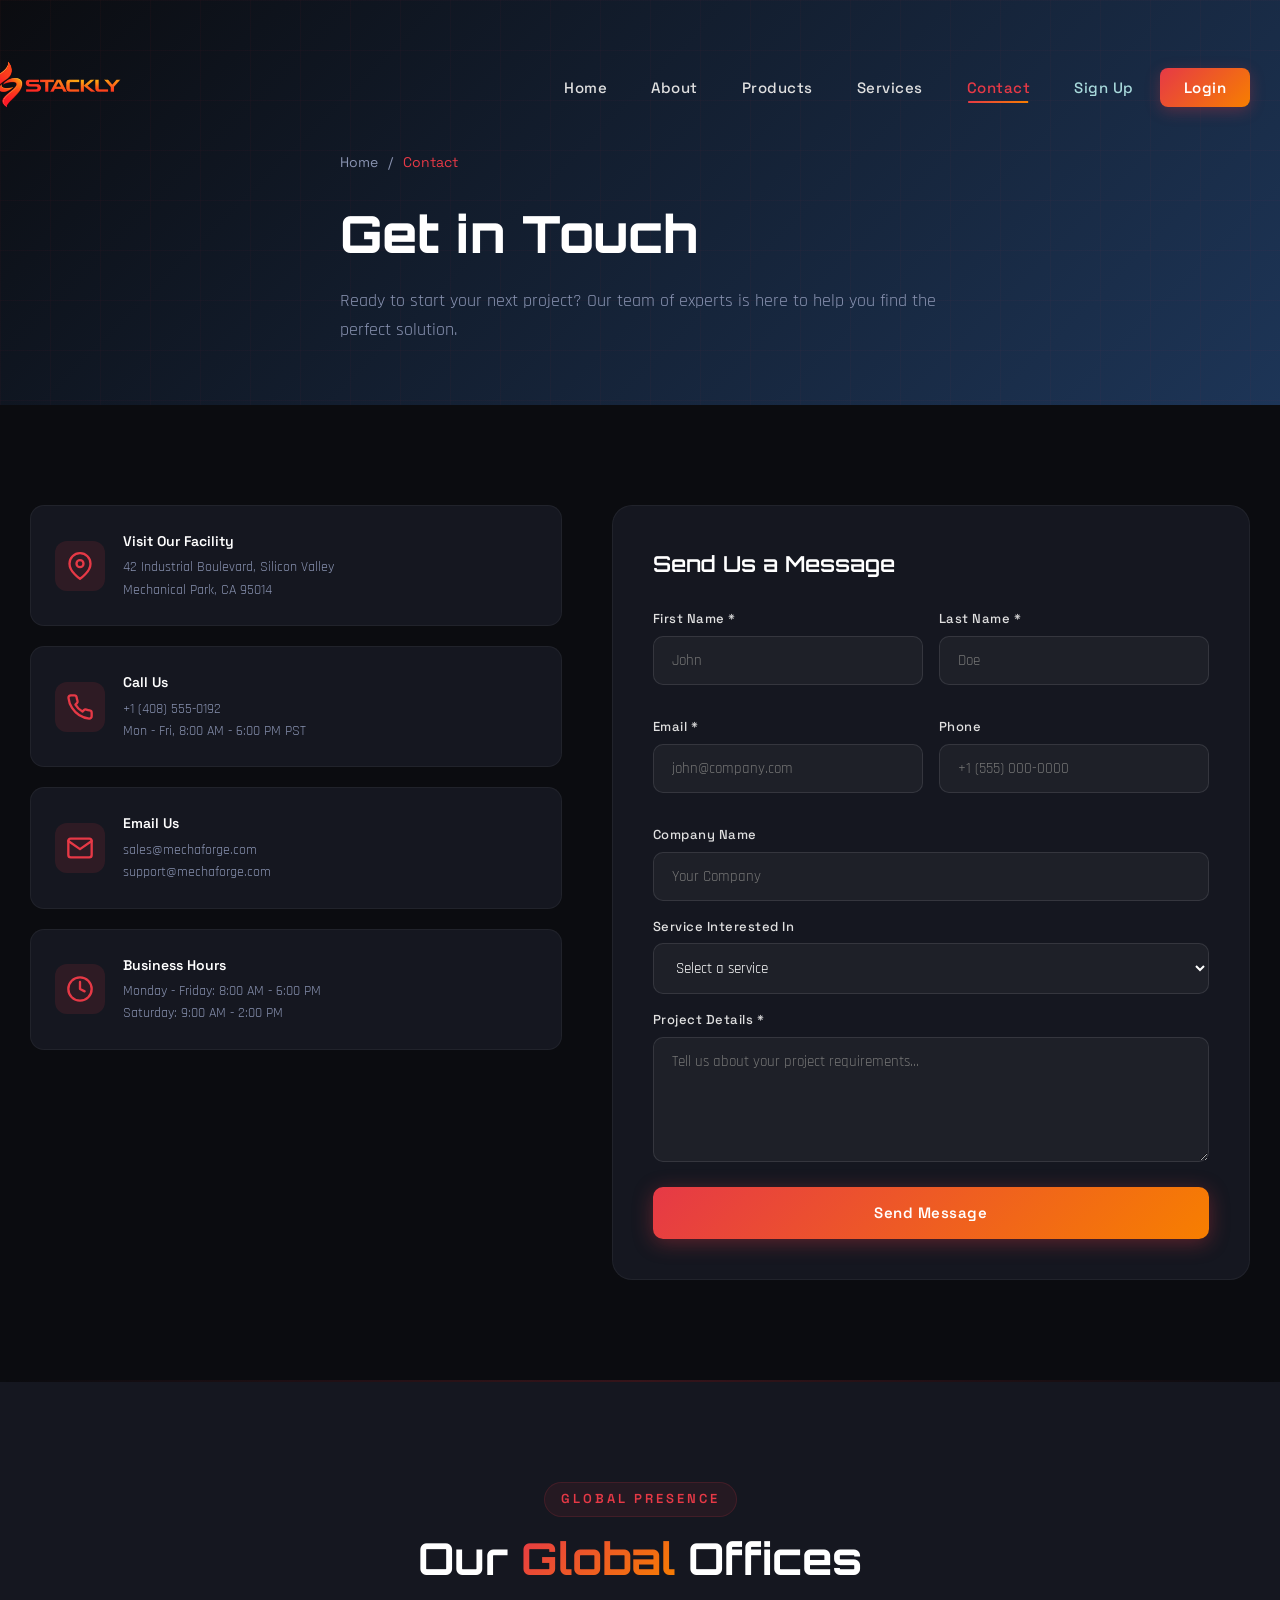
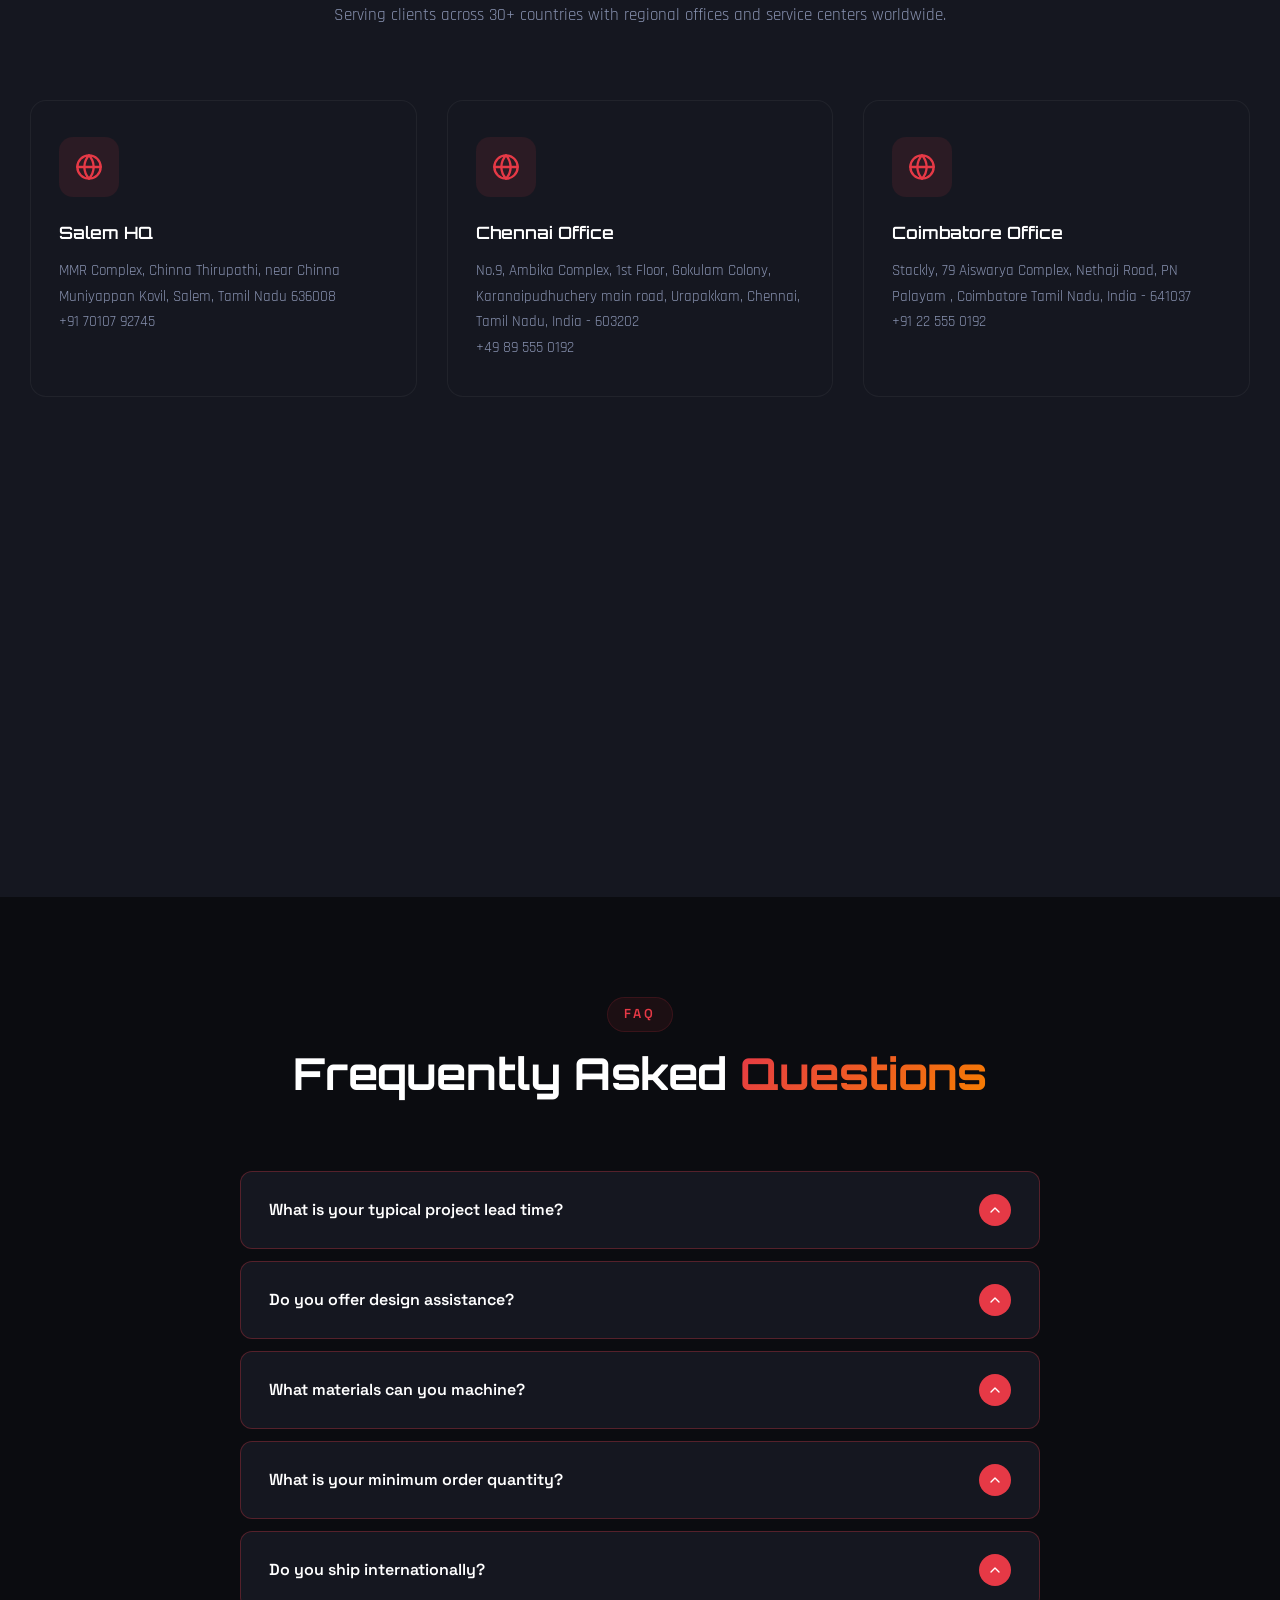
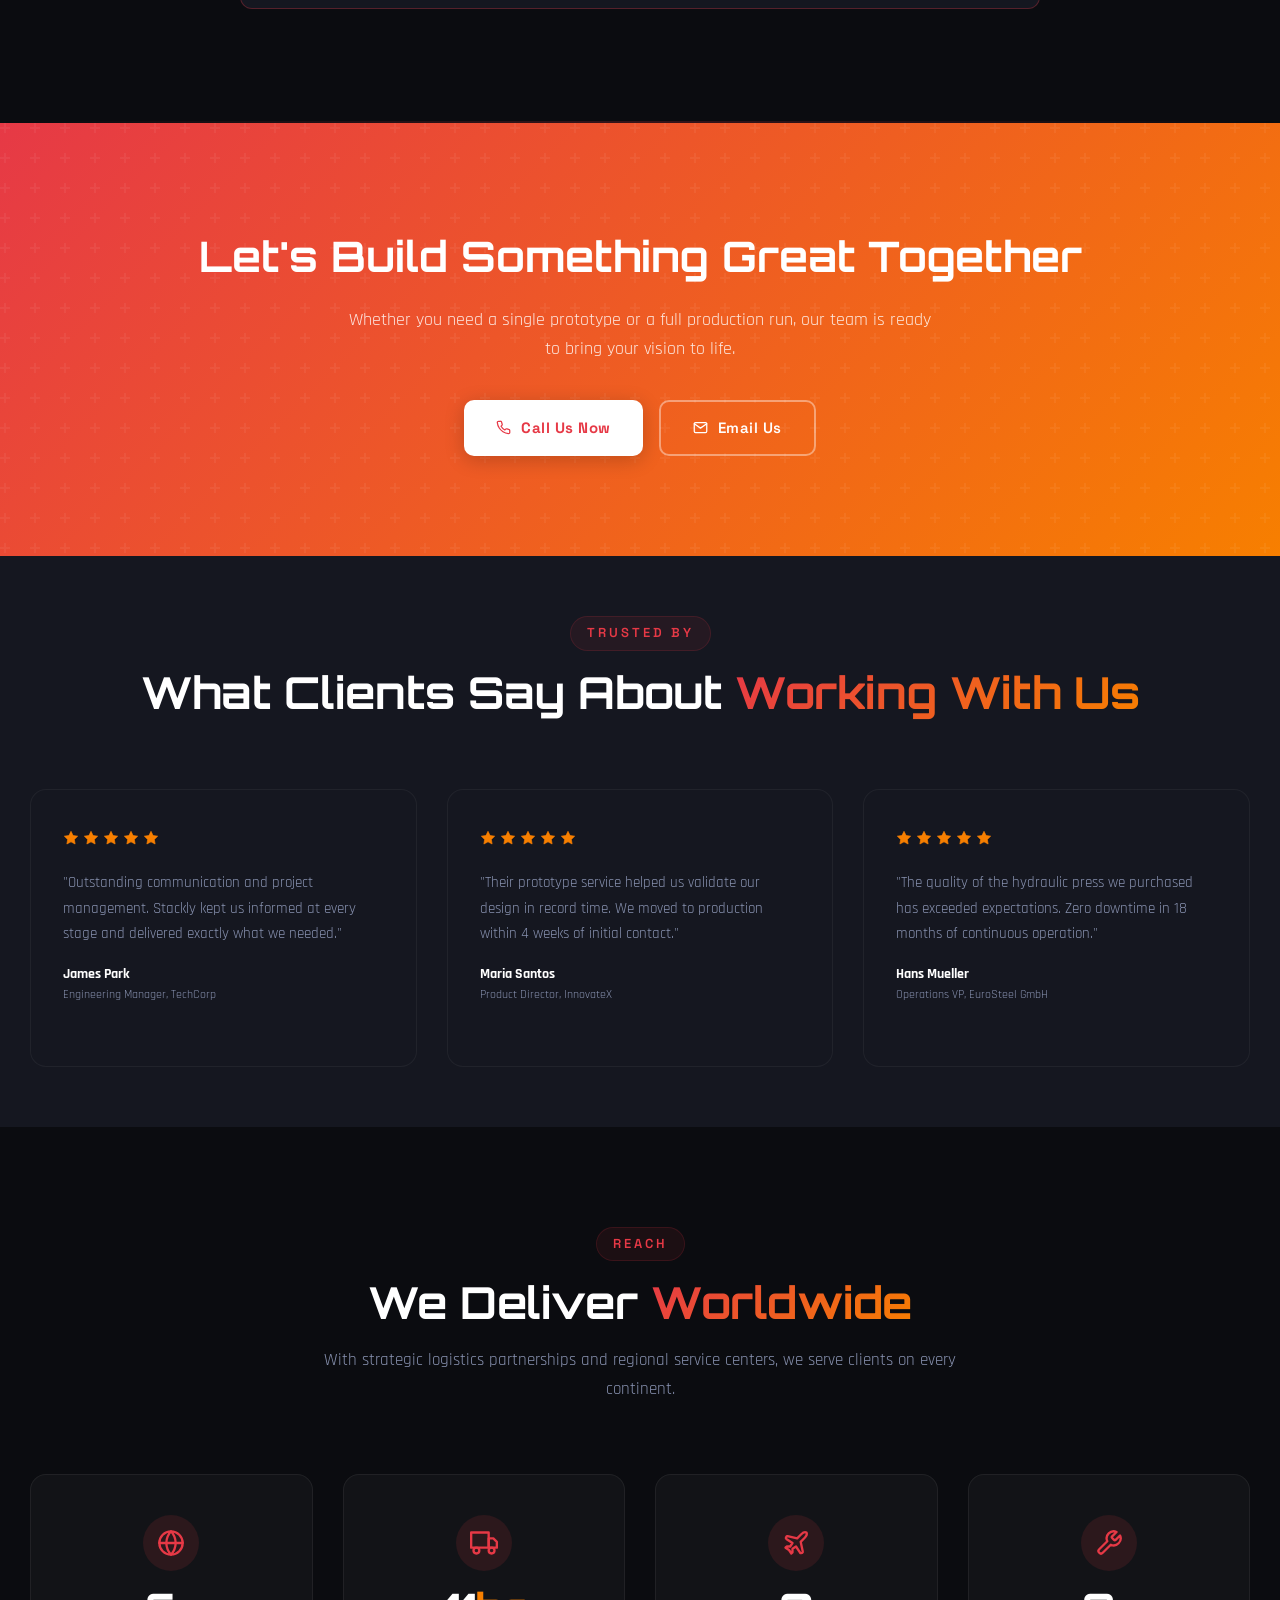
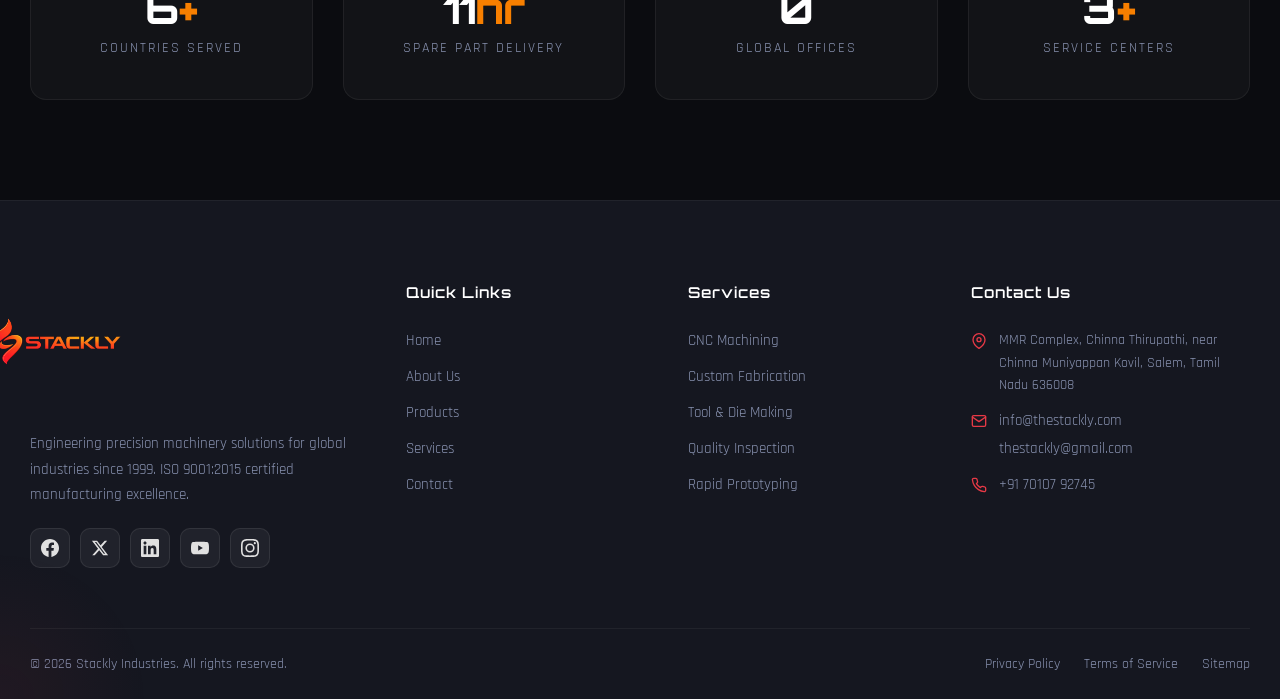
<file: contact.html>
<!DOCTYPE html>
<html lang="en">
<head>
  <meta charset="UTF-8">
  <meta name="viewport" content="width=device-width, initial-scale=1.0">
  <title>Contact | Stackly Industries</title>
  <link rel="stylesheet" href="css/style.css">
</head>
<body>

  <div class="preloader"><div class="preloader-gear"></div></div>
  <div class="particles-container"></div>

  <!-- NAVBAR -->
  <nav class="navbar">
    <div class="nav-container">
      <a href="index.html" class="logo">
        <img src="images/logo.webp" alt="Stackly Logo" class="logo-img">
      </a>
      <ul class="nav-links">
        <li><a href="index.html">Home</a></li>
        <li><a href="about.html">About</a></li>
        <li><a href="products.html">Products</a></li>
        <li><a href="services.html">Services</a></li>
         <li><a href="contact.html" class="active">Contact</a></li>
        <li><a href="signup.html" style="color:var(--gray)">Sign Up</a></li>
        <li><a href="signin.html" class="nav-cta">Login</a></li>
      </ul>
      <div class="hamburger">
        <svg class="ham-icon" width="22" height="18" viewBox="0 0 22 18" fill="none">
          <line class="ham-line" x1="1" y1="2" x2="21" y2="2" stroke="white" stroke-width="2.5" stroke-linecap="round"/>
          <line class="ham-line" x1="1" y1="9" x2="21" y2="9" stroke="white" stroke-width="2.5" stroke-linecap="round"/>
          <line class="ham-line" x1="1" y1="16" x2="21" y2="16" stroke="white" stroke-width="2.5" stroke-linecap="round"/>
        </svg>
        <svg class="ham-icon-close" width="22" height="22" viewBox="0 0 22 22" fill="none">
          <line x1="2" y1="2" x2="20" y2="20" stroke="white" stroke-width="2.5" stroke-linecap="round"/>
          <line x1="20" y1="2" x2="2" y2="20" stroke="white" stroke-width="2.5" stroke-linecap="round"/>
        </svg>
      </div>
    </div>
  </nav>

  <!-- SECTION 1: PAGE HERO -->
  <section class="page-hero">
    <div class="page-hero-content reveal">
      <div class="breadcrumb">
        <a href="index.html">Home</a>
        <span class="separator">/</span>
        <span class="current">Contact</span>
      </div>
      <h1>Get in <span class="highlight">Touch</span></h1>
      <p>Ready to start your next project? Our team of experts is here to help you find the perfect solution.</p>
    </div>
  </section>

  <!-- SECTION 2: CONTACT FORM & INFO -->
  <section class="section">
    <div class="section-container">
      <div class="contact-grid">
        <div class="contact-info-cards reveal-left">
          <div class="contact-info-card">
            <div class="card-icon"><svg viewBox="0 0 24 24" fill="none" stroke="currentColor" stroke-width="2" stroke-linecap="round" stroke-linejoin="round"><path d="M21 10c0 7-9 13-9 13s-9-6-9-13a9 9 0 0 1 18 0z"/><circle cx="12" cy="10" r="3"/></svg></div>
            <div>
              <h4>Visit Our Facility</h4>
              <p>42 Industrial Boulevard, Silicon Valley<br>Mechanical Park, CA 95014</p>
            </div>
          </div>
          <div class="contact-info-card">
            <div class="card-icon"><svg viewBox="0 0 24 24" fill="none" stroke="currentColor" stroke-width="2" stroke-linecap="round" stroke-linejoin="round"><path d="M22 16.92v3a2 2 0 0 1-2.18 2 19.79 19.79 0 0 1-8.63-3.07 19.5 19.5 0 0 1-6-6 19.79 19.79 0 0 1-3.07-8.67A2 2 0 0 1 4.11 2h3a2 2 0 0 1 2 1.72 12.84 12.84 0 0 0 .7 2.81 2 2 0 0 1-.45 2.11L8.09 9.91a16 16 0 0 0 6 6l1.27-1.27a2 2 0 0 1 2.11-.45 12.84 12.84 0 0 0 2.81.7A2 2 0 0 1 22 16.92z"/></svg></div>
            <div>
              <h4>Call Us</h4>
              <p>+1 (408) 555-0192<br>Mon - Fri, 8:00 AM - 6:00 PM PST</p>
            </div>
          </div>
          <div class="contact-info-card">
            <div class="card-icon"><svg viewBox="0 0 24 24" fill="none" stroke="currentColor" stroke-width="2" stroke-linecap="round" stroke-linejoin="round"><path d="M4 4h16c1.1 0 2 .9 2 2v12c0 1.1-.9 2-2 2H4c-1.1 0-2-.9-2-2V6c0-1.1.9-2 2-2z"/><polyline points="22,6 12,13 2,6"/></svg></div>
            <div>
              <h4>Email Us</h4>
              <p>sales@mechaforge.com<br>support@mechaforge.com</p>
            </div>
          </div>
          <div class="contact-info-card">
            <div class="card-icon"><svg viewBox="0 0 24 24" fill="none" stroke="currentColor" stroke-width="2" stroke-linecap="round" stroke-linejoin="round"><circle cx="12" cy="12" r="10"/><polyline points="12 6 12 12 16 14"/></svg></div>
            <div>
              <h4>Business Hours</h4>
              <p>Monday - Friday: 8:00 AM - 6:00 PM<br>Saturday: 9:00 AM - 2:00 PM</p>
            </div>
          </div>
        </div>
        <div class="contact-form-wrapper reveal-right">
          <h3>Send Us a Message</h3>
          <form id="contactForm">
            <div class="form-row">
              <div class="form-group">
                <label for="firstName">First Name *</label>
                <input type="text" id="firstName" placeholder="John" required>
              </div>
              <div class="form-group">
                <label for="lastName">Last Name *</label>
                <input type="text" id="lastName" placeholder="Doe" required>
              </div>
            </div>
            <div class="form-row">
              <div class="form-group">
                <label for="email">Email *</label>
                <input type="email" id="email" placeholder="john@company.com" required>
              </div>
              <div class="form-group">
                <label for="phone">Phone</label>
                <input type="tel" id="phone" placeholder="+1 (555) 000-0000">
              </div>
            </div>
            <div class="form-group">
              <label for="company">Company Name</label>
              <input type="text" id="company" placeholder="Your Company">
            </div>
            <div class="form-group">
              <label for="service">Service Interested In</label>
              <select id="service">
                <option value="">Select a service</option>
                <option value="cnc">CNC Machining</option>
                <option value="fabrication">Custom Fabrication</option>
                <option value="tooling">Tool & Die Making</option>
                <option value="prototyping">Rapid Prototyping</option>
                <option value="inspection">Quality Inspection</option>
                <option value="maintenance">Maintenance & Repair</option>
                <option value="custom">Custom Solution</option>
              </select>
            </div>
            <div class="form-group">
              <label for="message">Project Details *</label>
              <textarea id="message" rows="5" placeholder="Tell us about your project requirements..." required></textarea>
            </div>
            <a href="404.html" class="btn btn-primary magnetic-btn" style="width:100%;justify-content:center;text-decoration:none;">Send Message</a>
          </form>
        </div>
      </div>
    </div>
  </section>

  <div class="divider-glow"></div>

  <!-- SECTION 3: GLOBAL OFFICES -->
  <section class="section" style="background:var(--dark-2)">
    <div class="section-container">
      <div class="section-header reveal">
        <span class="section-badge">Global Presence</span>
        <h2 class="section-title">Our <span class="highlight">Global</span> Offices</h2>
        <p class="section-subtitle">Serving clients across 30+ countries with regional offices and service centers worldwide.</p>
      </div>
      <div class="features-grid stagger-children">
        <div class="feature-card reveal tilt-card">
          <div class="feature-icon"><svg viewBox="0 0 24 24" fill="none" stroke="currentColor" stroke-width="2" stroke-linecap="round" stroke-linejoin="round"><circle cx="12" cy="12" r="10"/><line x1="2" y1="12" x2="22" y2="12"/><path d="M12 2a15.3 15.3 0 0 1 4 10 15.3 15.3 0 0 1-4 10 15.3 15.3 0 0 1-4-10 15.3 15.3 0 0 1 4-10z"/></svg></div>
          <h3>Salem HQ</h3>
          <p>MMR Complex, Chinna Thirupathi, near Chinna Muniyappan Kovil, Salem, Tamil Nadu 636008<br>+91 70107 92745</p>
        </div>
        <div class="feature-card reveal tilt-card">
          <div class="feature-icon"><svg viewBox="0 0 24 24" fill="none" stroke="currentColor" stroke-width="2" stroke-linecap="round" stroke-linejoin="round"><circle cx="12" cy="12" r="10"/><line x1="2" y1="12" x2="22" y2="12"/><path d="M12 2a15.3 15.3 0 0 1 4 10 15.3 15.3 0 0 1-4 10 15.3 15.3 0 0 1-4-10 15.3 15.3 0 0 1 4-10z"/></svg></div>
          <h3>Chennai Office</h3>
          <p>No.9, Ambika Complex, 1st Floor, Gokulam Colony, Karanaipudhuchery main road, Urapakkam, Chennai,
Tamil Nadu, India - 603202<br>+49 89 555 0192</p>
        </div>
        <div class="feature-card reveal tilt-card">
          <div class="feature-icon"><svg viewBox="0 0 24 24" fill="none" stroke="currentColor" stroke-width="2" stroke-linecap="round" stroke-linejoin="round"><circle cx="12" cy="12" r="10"/><line x1="2" y1="12" x2="22" y2="12"/><path d="M12 2a15.3 15.3 0 0 1 4 10 15.3 15.3 0 0 1-4 10 15.3 15.3 0 0 1-4-10 15.3 15.3 0 0 1 4-10z"/></svg></div>
          <h3>Coimbatore Office</h3>
          <p>Stackly, 79 Aiswarya Complex, Nethaji Road, PN Palayam , Coimbatore
Tamil Nadu, India - 641037<br>+91 22 555 0192</p>
        </div>
      </div>
    </div>
  </section>

  <!-- SECTION 4: MAP -->
  <section class="section map-section" style="padding:0">
    <div class="map-container">
      <iframe src="https://www.google.com/maps/embed?pb=!1m18!1m12!1m3!1d3907.123456789!2d78.1466!3d11.6643!2m3!1f0!2f0!3f0!3m2!1i1024!2i768!4f13.1!3m3!1m2!1s0x3babae0000000001%3A0x0000000000000000!2sMMR%20Complex%2C%20Chinna%20Thirupathi%2C%20near%20Chinna%20Muniyappan%20Kovil%2C%20Salem%2C%20Tamil%20Nadu%20636008!5e0!3m2!1sen!2sin!4v1700000000000" width="100%" height="450" style="border:0;" allowfullscreen="" loading="lazy" referrerpolicy="no-referrer-when-downgrade"></iframe>
    </div>
  </section>

  <!-- SECTION 5: FAQ -->
  <section class="section">
    <div class="section-container">
      <div class="section-header reveal">
        <span class="section-badge">FAQ</span>
        <h2 class="section-title">Frequently Asked <span class="highlight">Questions</span></h2>
      </div>
      <div class="faq-list">
        <div class="faq-item reveal">
          <div class="faq-question">
            <h4>What is your typical project lead time?</h4>
            <div class="faq-toggle"><svg width="1em" height="1em" viewBox="0 0 24 24" fill="none" stroke="currentColor" stroke-width="2" stroke-linecap="round" stroke-linejoin="round"><polyline points="6 9 12 15 18 9"/></svg></div>
          </div>
          <div class="faq-answer">
            <p>Standard CNC machining projects are typically completed within 2-3 weeks. Complex projects involving custom tooling or multi-stage manufacturing may take 4-8 weeks. We also offer expedited services with lead times as short as 5 business days for urgent requirements.</p>
          </div>
        </div>
        <div class="faq-item reveal">
          <div class="faq-question">
            <h4>Do you offer design assistance?</h4>
            <div class="faq-toggle"><svg width="1em" height="1em" viewBox="0 0 24 24" fill="none" stroke="currentColor" stroke-width="2" stroke-linecap="round" stroke-linejoin="round"><polyline points="6 9 12 15 18 9"/></svg></div>
          </div>
          <div class="faq-answer">
            <p>Yes, our engineering team provides comprehensive design for manufacturability (DFM) analysis to optimize your designs for cost-effective production. We can also assist with CAD modeling, simulation, and prototype development.</p>
          </div>
        </div>
        <div class="faq-item reveal">
          <div class="faq-question">
            <h4>What materials can you machine?</h4>
            <div class="faq-toggle"><svg width="1em" height="1em" viewBox="0 0 24 24" fill="none" stroke="currentColor" stroke-width="2" stroke-linecap="round" stroke-linejoin="round"><polyline points="6 9 12 15 18 9"/></svg></div>
          </div>
          <div class="faq-answer">
            <p>We work with a wide range of materials including aluminum alloys, stainless steels, titanium, Inconel, Hastelloy, engineering plastics (PEEK, Delrin, Nylon), composites, and exotic alloys. Contact us for specific material compatibility inquiries.</p>
          </div>
        </div>
        <div class="faq-item reveal">
          <div class="faq-question">
            <h4>What is your minimum order quantity?</h4>
            <div class="faq-toggle"><svg width="1em" height="1em" viewBox="0 0 24 24" fill="none" stroke="currentColor" stroke-width="2" stroke-linecap="round" stroke-linejoin="round"><polyline points="6 9 12 15 18 9"/></svg></div>
          </div>
          <div class="faq-answer">
            <p>We welcome projects of all sizes — from single prototypes to production runs of 100,000+ units. Our flexible manufacturing systems allow us to be cost-effective at any volume. Contact us for a custom quote based on your specific requirements.</p>
          </div>
        </div>
        <div class="faq-item reveal">
          <div class="faq-question">
            <h4>Do you ship internationally?</h4>
            <div class="faq-toggle"><svg width="1em" height="1em" viewBox="0 0 24 24" fill="none" stroke="currentColor" stroke-width="2" stroke-linecap="round" stroke-linejoin="round"><polyline points="6 9 12 15 18 9"/></svg></div>
          </div>
          <div class="faq-answer">
            <p>Absolutely. We serve clients in 30+ countries with established logistics partnerships for reliable international shipping. We handle all export documentation, customs clearance, and can arrange door-to-door delivery worldwide.</p>
          </div>
        </div>
      </div>
    </div>
  </section>

  <div class="divider-glow"></div>

  <!-- SECTION 6: CTA -->
  <section class="section cta-section">
    <div class="section-container">
      <div class="cta-content reveal">
        <h2>Let's Build Something <span style="color:#fff">Great</span> Together</h2>
        <p>Whether you need a single prototype or a full production run, our team is ready to bring your vision to life.</p>
        <div class="cta-buttons">
<a href="404.html" class="btn btn-white magnetic-btn"><svg width="1em" height="1em" viewBox="0 0 24 24" fill="none" stroke="currentColor" stroke-width="2" stroke-linecap="round" stroke-linejoin="round"><path d="M22 16.92v3a2 2 0 0 1-2.18 2 19.79 19.79 0 0 1-8.63-3.07 19.5 19.5 0 0 1-6-6 19.79 19.79 0 0 1-3.07-8.67A2 2 0 0 1 4.11 2h3a2 2 0 0 1 2 1.72 12.84 12.84 0 0 0 .7 2.81 2 2 0 0 1-.45 2.11L8.09 9.91a16 16 0 0 0 6 6l1.27-1.27a2 2 0 0 1 2.11-.45 12.84 12.84 0 0 0 2.81.7A2 2 0 0 1 22 16.92z"/></svg> Call Us Now</a>
           <a href="404.html" class="btn btn-outline-white magnetic-btn"><svg width="1em" height="1em" viewBox="0 0 24 24" fill="none" stroke="currentColor" stroke-width="2" stroke-linecap="round" stroke-linejoin="round"><path d="M4 4h16c1.1 0 2 .9 2 2v12c0 1.1-.9 2-2 2H4c-1.1 0-2-.9-2-2V6c0-1.1.9-2 2-2z"/><polyline points="22,6 12,13 2,6"/></svg> Email Us</a>
        </div>
      </div>
    </div>
  </section>

  <!-- SECTION 7: TESTIMONIALS MINI -->
  <section class="section" style="background:var(--dark-2);padding:60px 0">
    <div class="section-container">
      <div class="section-header reveal">
        <span class="section-badge">Trusted By</span>
        <h2 class="section-title">What Clients Say About <span class="highlight">Working With Us</span></h2>
      </div>
      <div class="services-grid stagger-children" style="grid-template-columns:repeat(3,1fr)">
        <div class="service-card reveal tilt-card">
          <div class="testimonial-stars" style="justify-content:flex-start"><span><svg width="1em" height="1em" viewBox="0 0 24 24" fill="currentColor" stroke="currentColor" stroke-width="1"><polygon points="12 2 15.09 8.26 22 9.27 17 14.14 18.18 21.02 12 17.77 5.82 21.02 7 14.14 2 9.27 8.91 8.26 12 2"/></svg></span><span><svg width="1em" height="1em" viewBox="0 0 24 24" fill="currentColor" stroke="currentColor" stroke-width="1"><polygon points="12 2 15.09 8.26 22 9.27 17 14.14 18.18 21.02 12 17.77 5.82 21.02 7 14.14 2 9.27 8.91 8.26 12 2"/></svg></span><span><svg width="1em" height="1em" viewBox="0 0 24 24" fill="currentColor" stroke="currentColor" stroke-width="1"><polygon points="12 2 15.09 8.26 22 9.27 17 14.14 18.18 21.02 12 17.77 5.82 21.02 7 14.14 2 9.27 8.91 8.26 12 2"/></svg></span><span><svg width="1em" height="1em" viewBox="0 0 24 24" fill="currentColor" stroke="currentColor" stroke-width="1"><polygon points="12 2 15.09 8.26 22 9.27 17 14.14 18.18 21.02 12 17.77 5.82 21.02 7 14.14 2 9.27 8.91 8.26 12 2"/></svg></span><span><svg width="1em" height="1em" viewBox="0 0 24 24" fill="currentColor" stroke="currentColor" stroke-width="1"><polygon points="12 2 15.09 8.26 22 9.27 17 14.14 18.18 21.02 12 17.77 5.82 21.02 7 14.14 2 9.27 8.91 8.26 12 2"/></svg></span></div>
          <p style="color:var(--text-dim);font-size:15px;line-height:1.7;margin-bottom:16px">"Outstanding communication and project management. Stackly kept us informed at every stage and delivered exactly what we needed."</p>
          <h4 style="font-size:14px;color:#fff">James Park</h4>
          <p style="font-size:12px;color:var(--text-dim)">Engineering Manager, TechCorp</p>
        </div>
        <div class="service-card reveal tilt-card">
          <div class="testimonial-stars" style="justify-content:flex-start"><span><svg width="1em" height="1em" viewBox="0 0 24 24" fill="currentColor" stroke="currentColor" stroke-width="1"><polygon points="12 2 15.09 8.26 22 9.27 17 14.14 18.18 21.02 12 17.77 5.82 21.02 7 14.14 2 9.27 8.91 8.26 12 2"/></svg></span><span><svg width="1em" height="1em" viewBox="0 0 24 24" fill="currentColor" stroke="currentColor" stroke-width="1"><polygon points="12 2 15.09 8.26 22 9.27 17 14.14 18.18 21.02 12 17.77 5.82 21.02 7 14.14 2 9.27 8.91 8.26 12 2"/></svg></span><span><svg width="1em" height="1em" viewBox="0 0 24 24" fill="currentColor" stroke="currentColor" stroke-width="1"><polygon points="12 2 15.09 8.26 22 9.27 17 14.14 18.18 21.02 12 17.77 5.82 21.02 7 14.14 2 9.27 8.91 8.26 12 2"/></svg></span><span><svg width="1em" height="1em" viewBox="0 0 24 24" fill="currentColor" stroke="currentColor" stroke-width="1"><polygon points="12 2 15.09 8.26 22 9.27 17 14.14 18.18 21.02 12 17.77 5.82 21.02 7 14.14 2 9.27 8.91 8.26 12 2"/></svg></span><span><svg width="1em" height="1em" viewBox="0 0 24 24" fill="currentColor" stroke="currentColor" stroke-width="1"><polygon points="12 2 15.09 8.26 22 9.27 17 14.14 18.18 21.02 12 17.77 5.82 21.02 7 14.14 2 9.27 8.91 8.26 12 2"/></svg></span></div>
          <p style="color:var(--text-dim);font-size:15px;line-height:1.7;margin-bottom:16px">"Their prototype service helped us validate our design in record time. We moved to production within 4 weeks of initial contact."</p>
          <h4 style="font-size:14px;color:#fff">Maria Santos</h4>
          <p style="font-size:12px;color:var(--text-dim)">Product Director, InnovateX</p>
        </div>
        <div class="service-card reveal tilt-card">
          <div class="testimonial-stars" style="justify-content:flex-start"><span><svg width="1em" height="1em" viewBox="0 0 24 24" fill="currentColor" stroke="currentColor" stroke-width="1"><polygon points="12 2 15.09 8.26 22 9.27 17 14.14 18.18 21.02 12 17.77 5.82 21.02 7 14.14 2 9.27 8.91 8.26 12 2"/></svg></span><span><svg width="1em" height="1em" viewBox="0 0 24 24" fill="currentColor" stroke="currentColor" stroke-width="1"><polygon points="12 2 15.09 8.26 22 9.27 17 14.14 18.18 21.02 12 17.77 5.82 21.02 7 14.14 2 9.27 8.91 8.26 12 2"/></svg></span><span><svg width="1em" height="1em" viewBox="0 0 24 24" fill="currentColor" stroke="currentColor" stroke-width="1"><polygon points="12 2 15.09 8.26 22 9.27 17 14.14 18.18 21.02 12 17.77 5.82 21.02 7 14.14 2 9.27 8.91 8.26 12 2"/></svg></span><span><svg width="1em" height="1em" viewBox="0 0 24 24" fill="currentColor" stroke="currentColor" stroke-width="1"><polygon points="12 2 15.09 8.26 22 9.27 17 14.14 18.18 21.02 12 17.77 5.82 21.02 7 14.14 2 9.27 8.91 8.26 12 2"/></svg></span><span><svg width="1em" height="1em" viewBox="0 0 24 24" fill="currentColor" stroke="currentColor" stroke-width="1"><polygon points="12 2 15.09 8.26 22 9.27 17 14.14 18.18 21.02 12 17.77 5.82 21.02 7 14.14 2 9.27 8.91 8.26 12 2"/></svg></span></div>
          <p style="color:var(--text-dim);font-size:15px;line-height:1.7;margin-bottom:16px">"The quality of the hydraulic press we purchased has exceeded expectations. Zero downtime in 18 months of continuous operation."</p>
          <h4 style="font-size:14px;color:#fff">Hans Mueller</h4>
          <p style="font-size:12px;color:var(--text-dim)">Operations VP, EuroSteel GmbH</p>
        </div>
      </div>
    </div>
  </section>

  <!-- SECTION 8: PARTNERS MAP -->
  <section class="section">
    <div class="section-container">
      <div class="section-header reveal">
        <span class="section-badge">Reach</span>
        <h2 class="section-title">We Deliver <span class="highlight">Worldwide</span></h2>
        <p class="section-subtitle">With strategic logistics partnerships and regional service centers, we serve clients on every continent.</p>
      </div>
      <div class="stats-grid stagger-children">
        <div class="stat-card reveal">
          <div class="stat-icon"><svg viewBox="0 0 24 24" fill="none" stroke="currentColor" stroke-width="2" stroke-linecap="round" stroke-linejoin="round"><circle cx="12" cy="12" r="10"/><line x1="2" y1="12" x2="22" y2="12"/><path d="M12 2a15.3 15.3 0 0 1 4 10 15.3 15.3 0 0 1-4 10 15.3 15.3 0 0 1-4-10 15.3 15.3 0 0 1 4-10z"/></svg></div>
          <div class="stat-number" data-target="30" data-suffix="+">0</div>
          <div class="stat-label">Countries Served</div>
        </div>
        <div class="stat-card reveal">
          <div class="stat-icon"><svg viewBox="0 0 24 24" fill="none" stroke="currentColor" stroke-width="2" stroke-linecap="round" stroke-linejoin="round"><rect x="1" y="3" width="15" height="13"/><polygon points="16 8 20 8 23 11 23 16 16 16 16 8"/><circle cx="5.5" cy="18.5" r="2.5"/><circle cx="18.5" cy="18.5" r="2.5"/></svg></div>
          <div class="stat-number" data-target="48" data-suffix="hr">0</div>
          <div class="stat-label">Spare Part Delivery</div>
        </div>
        <div class="stat-card reveal">
          <div class="stat-icon"><svg viewBox="0 0 24 24" fill="none" stroke="currentColor" stroke-width="2" stroke-linecap="round" stroke-linejoin="round"><path d="M17.8 19.2 16 11l3.5-3.5C21 6 21.5 4 21 3c-1-.5-3 0-4.5 1.5L13 8 4.8 6.2c-.5-.1-.9.1-1.1.5l-.3.5c-.2.5-.1 1 .3 1.3L9 12l-2 3H4l-1 1 3 2 2 3 1-1v-3l3-2 3.5 5.3c.3.4.8.5 1.3.3l.5-.2c.4-.3.6-.7.5-1.2z"/></svg></div>
          <div class="stat-number" data-target="3" data-suffix="">0</div>
          <div class="stat-label">Global Offices</div>
        </div>
        <div class="stat-card reveal">
          <div class="stat-icon"><svg viewBox="0 0 24 24" fill="none" stroke="currentColor" stroke-width="2" stroke-linecap="round" stroke-linejoin="round"><path d="M14.7 6.3a1 1 0 0 0 0 1.4l1.6 1.6a1 1 0 0 0 1.4 0l3.77-3.77a6 6 0 0 1-7.94 7.94l-6.91 6.91a2.12 2.12 0 0 1-3-3l6.91-6.91a6 6 0 0 1 7.94-7.94l-3.76 3.76z"/></svg></div>
          <div class="stat-number" data-target="15" data-suffix="+">0</div>
          <div class="stat-label">Service Centers</div>
        </div>
      </div>
    </div>
  </section>

  <!-- FOOTER -->
  <footer class="footer">
    <div class="section-container">
      <div class="footer-grid">
        <div class="footer-about">
          <a href="index.html" class="logo">
            <img src="images/logo.webp" alt="Stackly Logo" class="logo-img">
          </a>
          <p>Engineering precision machinery solutions for global industries since 1999. ISO 9001:2015 certified manufacturing excellence.</p>
          <div class="footer-social">
            <a href="404.html" aria-label="Facebook" target="_blank" rel="noopener noreferrer">
              <svg width="18" height="18" viewBox="0 0 24 24" fill="currentColor"><path d="M24 12.073c0-6.627-5.373-12-12-12s-12 5.373-12 12c0 5.99 4.388 10.954 10.125 11.854v-8.385H7.078v-3.47h3.047V9.43c0-3.007 1.792-4.669 4.533-4.669 1.312 0 2.686.235 2.686.235v2.953H15.83c-1.491 0-1.956.925-1.956 1.874v2.25h3.328l-.532 3.47h-2.796v8.385C19.612 23.027 24 18.062 24 12.073z"/></svg>
            </a>
            <a href="404.html" aria-label="Twitter" target="_blank" rel="noopener noreferrer">
              <svg width="18" height="18" viewBox="0 0 24 24" fill="currentColor"><path d="M18.244 2.25h3.308l-7.227 8.26 8.502 11.24H16.17l-5.214-6.817L4.99 21.75H1.68l7.73-8.835L1.254 2.25H8.08l4.713 6.231zm-1.161 17.52h1.833L7.084 4.126H5.117z"/></svg>
            </a>
            <a href="404.html" aria-label="LinkedIn" target="_blank" rel="noopener noreferrer">
              <svg width="18" height="18" viewBox="0 0 24 24" fill="currentColor"><path d="M20.447 20.452h-3.554v-5.569c0-1.328-.027-3.037-1.852-3.037-1.853 0-2.136 1.445-2.136 2.939v5.667H9.351V9h3.414v1.561h.046c.477-.9 1.637-1.85 3.37-1.85 3.601 0 4.267 2.37 4.267 5.455v6.286zM5.337 7.433c-1.144 0-2.063-.926-2.063-2.065 0-1.138.92-2.063 2.063-2.063 1.14 0 2.064.925 2.064 2.063 0 1.139-.925 2.065-2.064 2.065zm1.782 13.019H3.555V9h3.564v11.452zM22.225 0H1.771C.792 0 0 .774 0 1.729v20.542C0 23.227.792 24 1.771 24h20.451C23.2 24 24 23.227 24 22.271V1.729C24 .774 23.2 0 22.222 0h.003z"/></svg>
            </a>
            <a href="404.html" aria-label="YouTube" target="_blank" rel="noopener noreferrer">
              <svg width="18" height="18" viewBox="0 0 24 24" fill="currentColor"><path d="M23.498 6.186a3.016 3.016 0 0 0-2.122-2.136C19.505 3.545 12 3.545 12 3.545s-7.505 0-9.377.505A3.017 3.017 0 0 0 .502 6.186C0 8.07 0 12 0 12s0 3.93.502 5.814a3.016 3.016 0 0 0 2.122 2.136c1.871.505 9.376.505 9.376.505s7.505 0 9.377-.505a3.015 3.015 0 0 0 2.122-2.136C24 15.93 24 12 24 12s0-3.93-.502-5.814zM9.545 15.568V8.432L15.818 12l-6.273 3.568z"/></svg>
            </a>
            <a href="404.html" aria-label="Instagram" target="_blank" rel="noopener noreferrer">
              <svg width="18" height="18" viewBox="0 0 24 24" fill="currentColor"><path d="M12 2.163c3.204 0 3.584.012 4.85.07 3.252.148 4.771 1.691 4.919 4.919.058 1.265.069 1.645.069 4.849 0 3.205-.012 3.584-.069 4.849-.149 3.225-1.664 4.771-4.919 4.919-1.266.058-1.644.07-4.85.07-3.204 0-3.584-.012-4.849-.07-3.26-.149-4.771-1.699-4.919-4.92-.058-1.265-.07-1.644-.07-4.849 0-3.204.013-3.583.07-4.849.149-3.227 1.664-4.771 4.919-4.919 1.266-.057 1.645-.069 4.849-.069zM12 0C8.741 0 8.333.014 7.053.072 2.695.272.273 2.69.073 7.052.014 8.333 0 8.741 0 12c0 3.259.014 3.668.072 4.948.2 4.358 2.618 6.78 6.98 6.98C8.333 23.986 8.741 24 12 24c3.259 0 3.668-.014 4.948-.072 4.354-.2 6.782-2.618 6.979-6.98.059-1.28.073-1.689.073-4.948 0-3.259-.014-3.667-.072-4.947-.196-4.354-2.617-6.78-6.979-6.98C15.668.014 15.259 0 12 0zm0 5.838a6.162 6.162 0 1 0 0 12.324 6.162 6.162 0 0 0 0-12.324zM12 16a4 4 0 1 1 0-8 4 4 0 0 1 0 8zm6.406-11.845a1.44 1.44 0 1 0 0 2.881 1.44 1.44 0 0 0 0-2.881z"/></svg>
            </a>
          </div>
        </div>
        <div class="footer-col">
          <h4>Quick Links</h4>
          <ul>
            <li><a href="index.html">Home</a></li>
            <li><a href="about.html">About Us</a></li>
            <li><a href="products.html">Products</a></li>
            <li><a href="services.html">Services</a></li>
            <li><a href="contact.html">Contact</a></li>
          </ul>
        </div>
        <div class="footer-col">
          <h4>Services</h4>
          <ul>
            <li><a href="services.html">CNC Machining</a></li>
            <li><a href="services.html">Custom Fabrication</a></li>
            <li><a href="services.html">Tool & Die Making</a></li>
            <li><a href="services.html">Quality Inspection</a></li>
            <li><a href="services.html">Rapid Prototyping</a></li>
          </ul>
        </div>
        <div class="footer-col footer-contact">
          <h4>Contact Us</h4>
          <ul class="footer-contact-list">
            <li>
              <svg width="16" height="16" viewBox="0 0 24 24" fill="none" stroke="currentColor" stroke-width="2" stroke-linecap="round" stroke-linejoin="round"><path d="M21 10c0 7-9 13-9 13s-9-6-9-13a9 9 0 0 1 18 0z"/><circle cx="12" cy="10" r="3"/></svg>
              <span>MMR Complex, Chinna Thirupathi, near Chinna Muniyappan Kovil, Salem, Tamil Nadu 636008</span>
            </li>
            <li>
              <svg width="16" height="16" viewBox="0 0 24 24" fill="none" stroke="currentColor" stroke-width="2" stroke-linecap="round" stroke-linejoin="round"><path d="M4 4h16c1.1 0 2 .9 2 2v12c0 1.1-.9 2-2 2H4c-1.1 0-2-.9-2-2V6c0-1.1.9-2 2-2z"/><polyline points="22,6 12,13 2,6"/></svg>
              <div>
                <a href="404.html">info@thestackly.com</a>
                <a href="404.html">thestackly@gmail.com</a>
              </div>
            </li>
            <li>
              <svg width="16" height="16" viewBox="0 0 24 24" fill="none" stroke="currentColor" stroke-width="2" stroke-linecap="round" stroke-linejoin="round"><path d="M22 16.92v3a2 2 0 0 1-2.18 2 19.79 19.79 0 0 1-8.63-3.07 19.5 19.5 0 0 1-6-6 19.79 19.79 0 0 1-3.07-8.67A2 2 0 0 1 4.11 2h3a2 2 0 0 1 2 1.72 12.84 12.84 0 0 0 .7 2.81 2 2 0 0 1-.45 2.11L8.09 9.91a16 16 0 0 0 6 6l1.27-1.27a2 2 0 0 1 2.11-.45 12.84 12.84 0 0 0 2.81.7A2 2 0 0 1 22 16.92z"/></svg>
              <a href="404.html">+91 70107 92745</a>
            </li>
          </ul>
        </div>
      </div>
      <div class="footer-bottom">
        <p>&copy; 2026 Stackly Industries. All rights reserved.</p>
        <div class="footer-bottom-links">
          <a href="404.html">Privacy Policy</a>
          <a href="404.html">Terms of Service</a>
          <a href="404.html">Sitemap</a>
        </div>
      </div>
    </div>
  </footer>

  <button class="back-to-top" aria-label="Back to top"><svg width="1em" height="1em" viewBox="0 0 24 24" fill="none" stroke="currentColor" stroke-width="2" stroke-linecap="round" stroke-linejoin="round"><line x1="12" y1="19" x2="12" y2="5"/><polyline points="5 12 12 5 19 12"/></svg></button>
  <script src="js/icons.js"></script>
  <script src="js/script.js"></script>
</body>
</html>
</file>
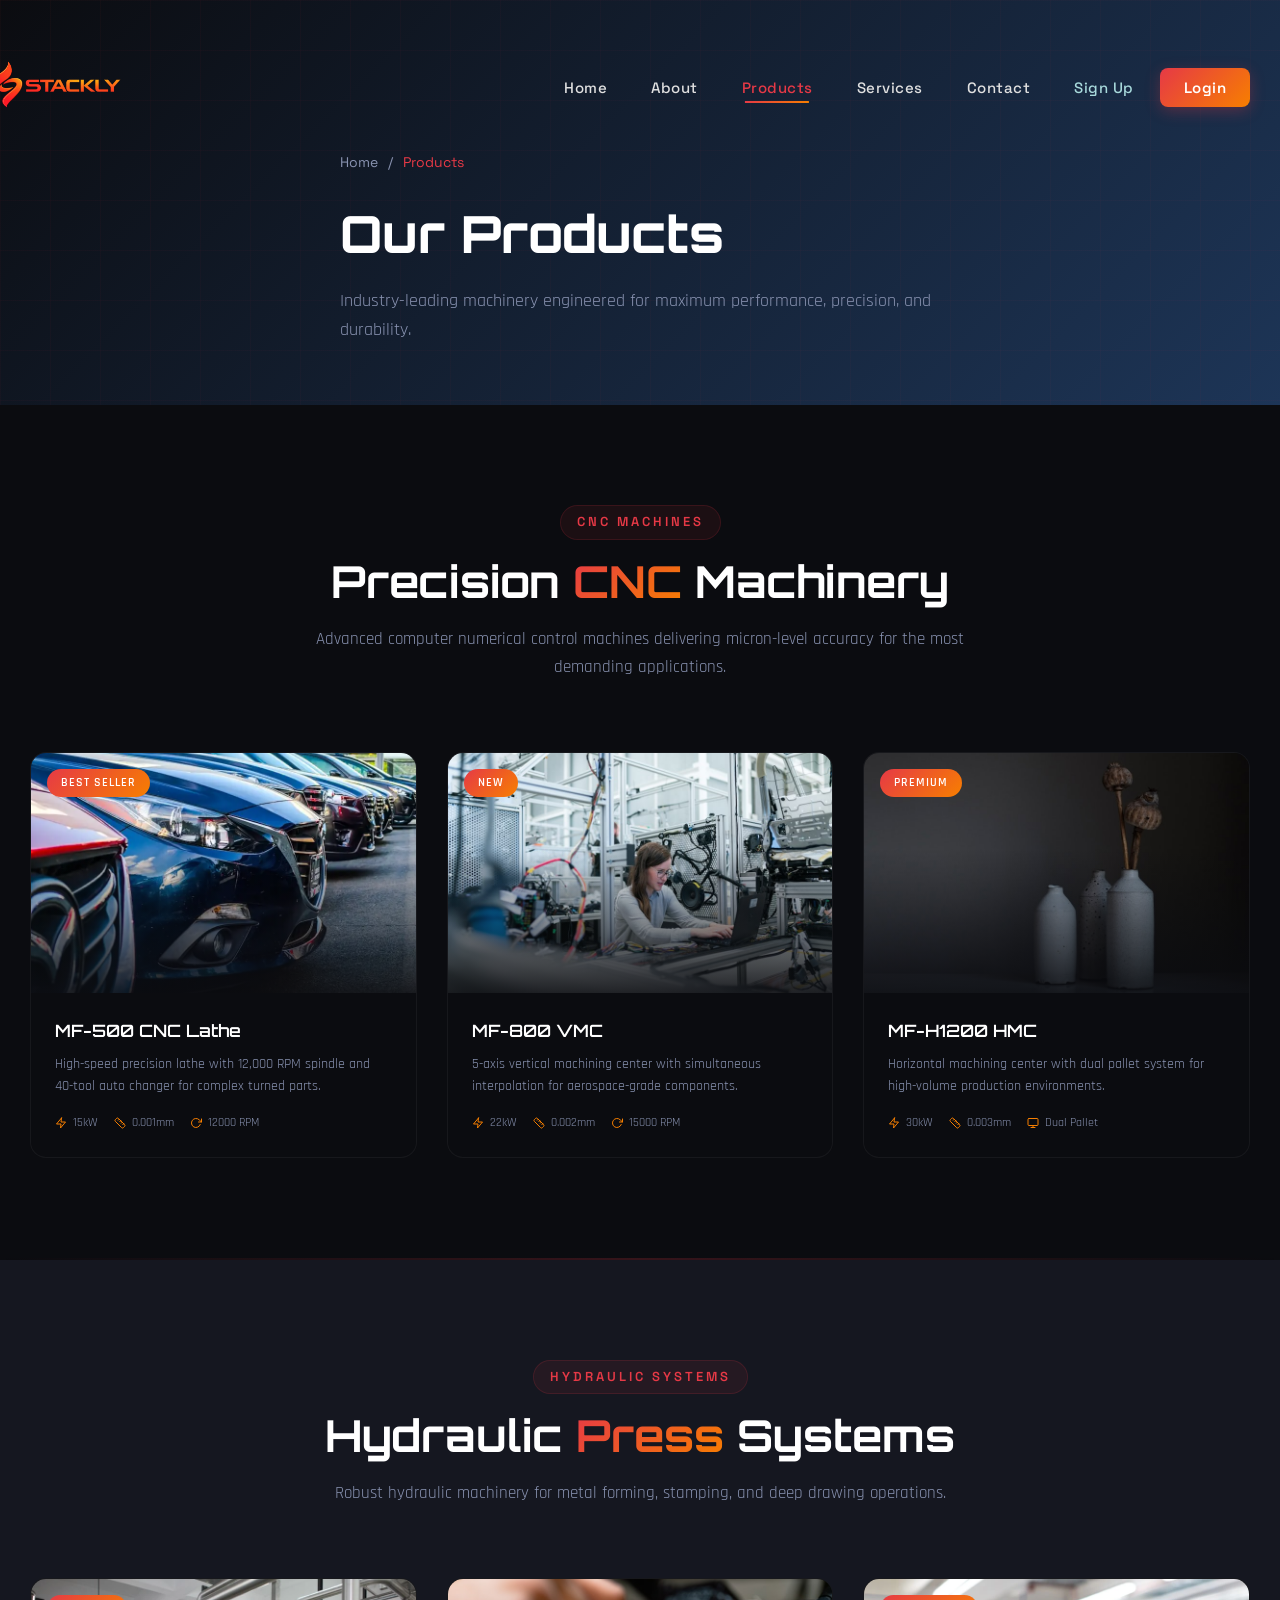
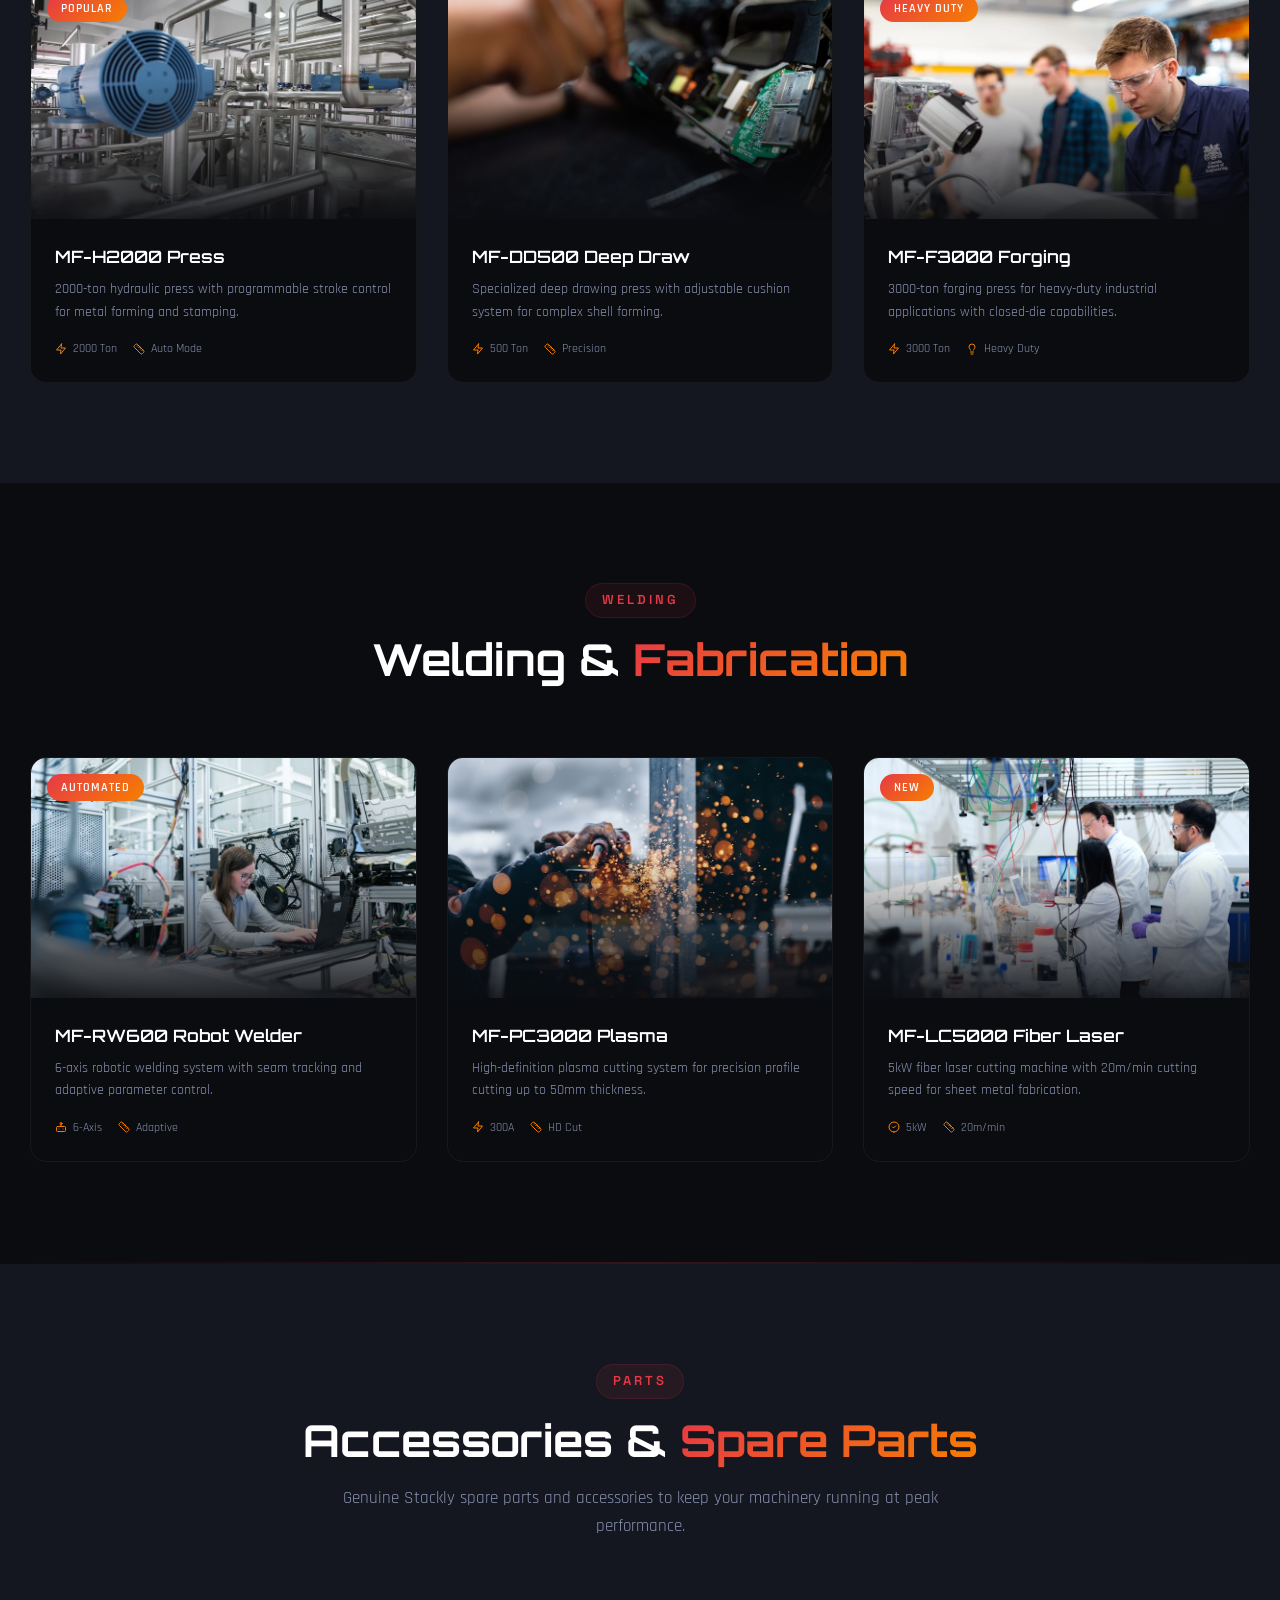
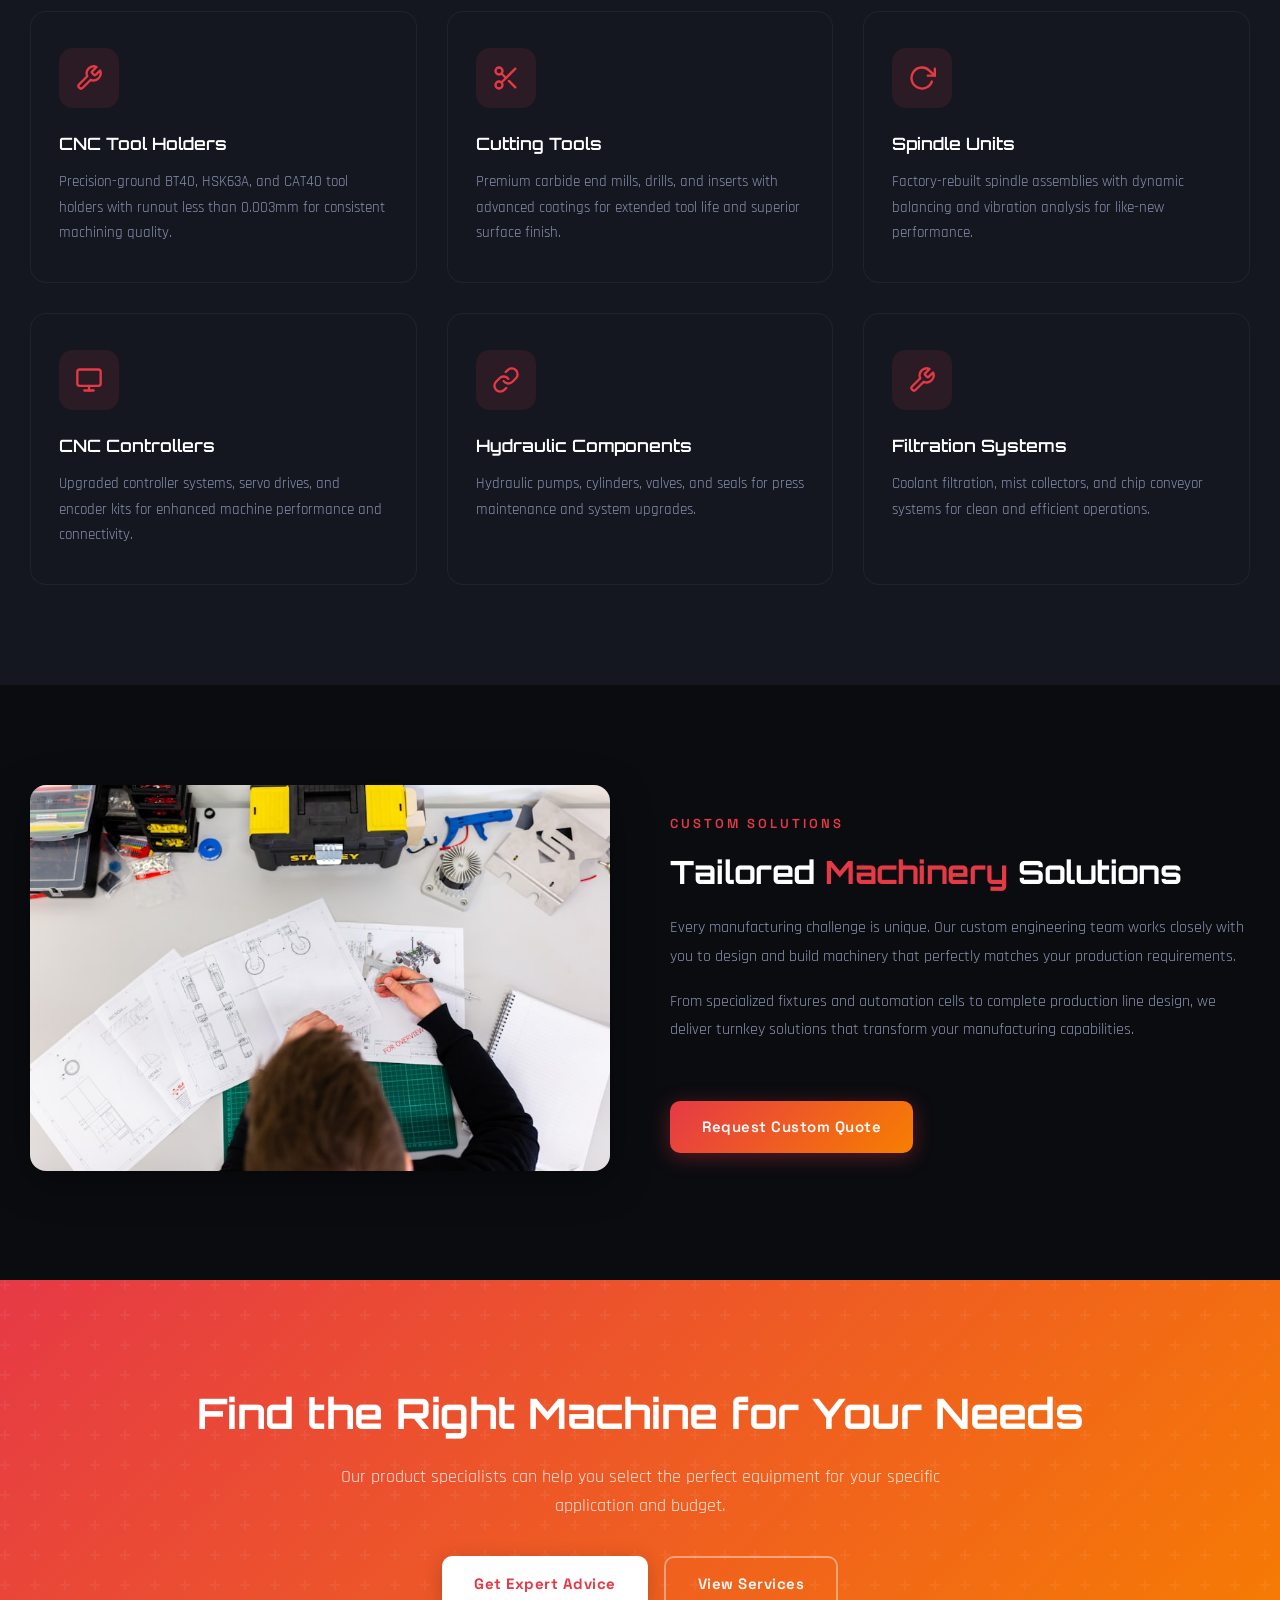
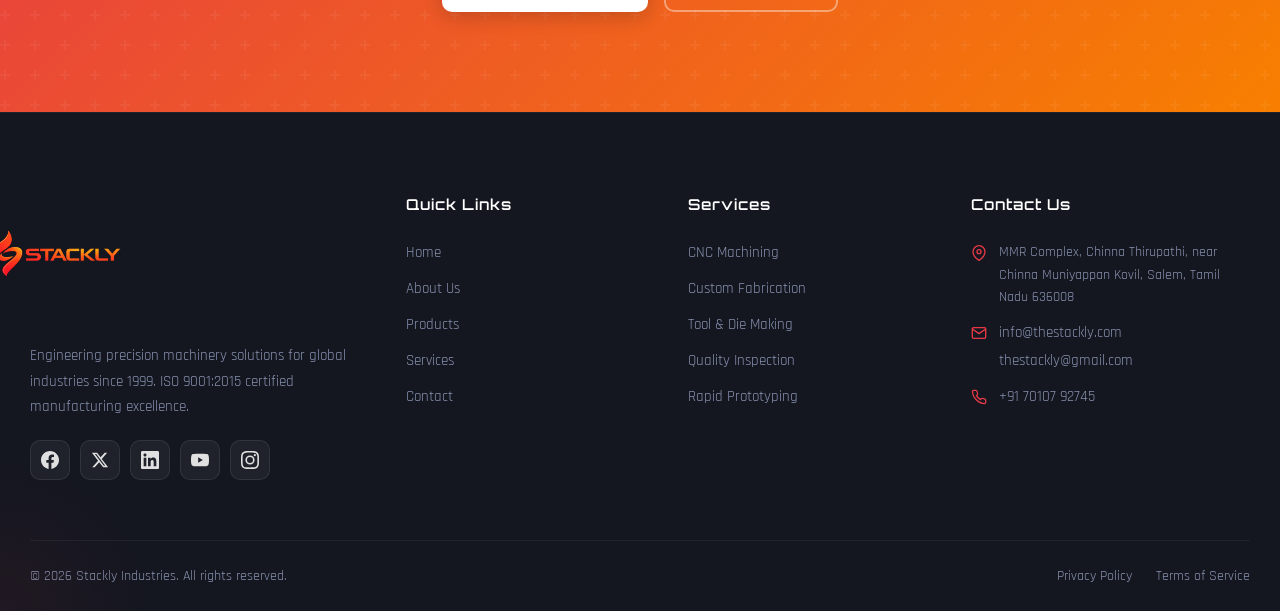
<file: products.html>
<!DOCTYPE html>
<html lang="en">
<head>
  <meta charset="UTF-8">
  <meta name="viewport" content="width=device-width, initial-scale=1.0">
  <title>Products | Stackly Industries</title>
  <link rel="stylesheet" href="css/style.css">
</head>
<body>

  <div class="preloader"><div class="preloader-gear"></div></div>
  <div class="particles-container"></div>

  <!-- NAVBAR -->
  <nav class="navbar">
    <div class="nav-container">
      <a href="index.html" class="logo">
        <img src="images/logo.webp" alt="Stackly Logo" class="logo-img">
      </a>
      <ul class="nav-links">
         <li><a href="index.html">Home</a></li>
        <li><a href="about.html">About</a></li>
        <li><a href="products.html" class="active">Products</a></li>
        <li><a href="services.html">Services</a></li>
         <li><a href="contact.html">Contact</a></li>
        <li><a href="signup.html" style="color:var(--gray)">Sign Up</a></li>
        <li><a href="signin.html" class="nav-cta">Login</a></li>
      </ul>
      <div class="hamburger">
        <svg class="ham-icon" width="22" height="18" viewBox="0 0 22 18" fill="none">
          <line class="ham-line" x1="1" y1="2" x2="21" y2="2" stroke="white" stroke-width="2.5" stroke-linecap="round"/>
          <line class="ham-line" x1="1" y1="9" x2="21" y2="9" stroke="white" stroke-width="2.5" stroke-linecap="round"/>
          <line class="ham-line" x1="1" y1="16" x2="21" y2="16" stroke="white" stroke-width="2.5" stroke-linecap="round"/>
        </svg>
        <svg class="ham-icon-close" width="22" height="22" viewBox="0 0 22 22" fill="none">
          <line x1="2" y1="2" x2="20" y2="20" stroke="white" stroke-width="2.5" stroke-linecap="round"/>
          <line x1="20" y1="2" x2="2" y2="20" stroke="white" stroke-width="2.5" stroke-linecap="round"/>
        </svg>
      </div>
    </div>
  </nav>

  <!-- SECTION 1: PAGE HERO -->
  <section class="page-hero">
    <div class="page-hero-content reveal">
      <div class="breadcrumb">
        <a href="index.html">Home</a>
        <span class="separator">/</span>
        <span class="current">Products</span>
      </div>
      <h1>Our <span class="highlight">Products</span></h1>
      <p>Industry-leading machinery engineered for maximum performance, precision, and durability.</p>
    </div>
  </section>

  <!-- SECTION 2: CNC MACHINES -->
  <section class="section">
    <div class="section-container">
      <div class="section-header reveal">
        <span class="section-badge">CNC Machines</span>
        <h2 class="section-title">Precision <span class="highlight">CNC</span> Machinery</h2>
        <p class="section-subtitle">Advanced computer numerical control machines delivering micron-level accuracy for the most demanding applications.</p>
      </div>
      <div class="products-grid stagger-children">
        <div class="product-card reveal tilt-card">
          <div class="product-image">
            <img src="images/cnc-machine.webp" alt="CNC Lathe">
            <div class="product-overlay"></div>
            <span class="product-tag">Best Seller</span>
          </div>
          <div class="product-info">
            <h3>MF-500 CNC Lathe</h3>
            <p>High-speed precision lathe with 12,000 RPM spindle and 40-tool auto changer for complex turned parts.</p>
            <div class="product-specs">
              <span class="product-spec"><span class="spec-icon"><svg width="1em" height="1em" viewBox="0 0 24 24" fill="none" stroke="currentColor" stroke-width="2" stroke-linecap="round" stroke-linejoin="round"><polygon points="13 2 3 14 12 14 11 22 21 10 12 10 13 2"/></svg></span> 15kW</span>
              <span class="product-spec"><span class="spec-icon"><svg width="1em" height="1em" viewBox="0 0 24 24" fill="none" stroke="currentColor" stroke-width="2" stroke-linecap="round" stroke-linejoin="round"><path d="M21.3 15.3a2.4 2.4 0 0 1 0 3.4l-2.6 2.6a2.4 2.4 0 0 1-3.4 0L2.7 8.7a2.41 2.41 0 0 1 0-3.4l2.6-2.6a2.41 2.41 0 0 1 3.4 0Z"/><path d="m14.5 12.5 2-2"/><path d="m11.5 9.5 2-2"/><path d="m8.5 6.5 2-2"/><path d="m17.5 15.5 2-2"/></svg></span> 0.001mm</span>
              <span class="product-spec"><span class="spec-icon"><svg width="1em" height="1em" viewBox="0 0 24 24" fill="none" stroke="currentColor" stroke-width="2" stroke-linecap="round" stroke-linejoin="round"><polyline points="23 4 23 10 17 10"/><path d="M20.49 15a9 9 0 1 1-2.12-9.36L23 10"/></svg></span> 12000 RPM</span>
            </div>
          </div>
        </div>
        <div class="product-card reveal tilt-card">
          <div class="product-image">
            <img src="images/robotic-arm.webp" alt="Milling Machine">
            <div class="product-overlay"></div>
            <span class="product-tag">New</span>
          </div>
          <div class="product-info">
            <h3>MF-800 VMC</h3>
            <p>5-axis vertical machining center with simultaneous interpolation for aerospace-grade components.</p>
            <div class="product-specs">
              <span class="product-spec"><span class="spec-icon"><svg width="1em" height="1em" viewBox="0 0 24 24" fill="none" stroke="currentColor" stroke-width="2" stroke-linecap="round" stroke-linejoin="round"><polygon points="13 2 3 14 12 14 11 22 21 10 12 10 13 2"/></svg></span> 22kW</span>
              <span class="product-spec"><span class="spec-icon"><svg width="1em" height="1em" viewBox="0 0 24 24" fill="none" stroke="currentColor" stroke-width="2" stroke-linecap="round" stroke-linejoin="round"><path d="M21.3 15.3a2.4 2.4 0 0 1 0 3.4l-2.6 2.6a2.4 2.4 0 0 1-3.4 0L2.7 8.7a2.41 2.41 0 0 1 0-3.4l2.6-2.6a2.41 2.41 0 0 1 3.4 0Z"/><path d="m14.5 12.5 2-2"/><path d="m11.5 9.5 2-2"/><path d="m8.5 6.5 2-2"/><path d="m17.5 15.5 2-2"/></svg></span> 0.002mm</span>
              <span class="product-spec"><span class="spec-icon"><svg width="1em" height="1em" viewBox="0 0 24 24" fill="none" stroke="currentColor" stroke-width="2" stroke-linecap="round" stroke-linejoin="round"><polyline points="23 4 23 10 17 10"/><path d="M20.49 15a9 9 0 1 1-2.12-9.36L23 10"/></svg></span> 15000 RPM</span>
            </div>
          </div>
        </div>
        <div class="product-card reveal tilt-card">
          <div class="product-image">
            <img src="images/cnc-workshop.webp" alt="HMC">
            <div class="product-overlay"></div>
            <span class="product-tag">Premium</span>
          </div>
          <div class="product-info">
            <h3>MF-H1200 HMC</h3>
            <p>Horizontal machining center with dual pallet system for high-volume production environments.</p>
            <div class="product-specs">
              <span class="product-spec"><span class="spec-icon"><svg width="1em" height="1em" viewBox="0 0 24 24" fill="none" stroke="currentColor" stroke-width="2" stroke-linecap="round" stroke-linejoin="round"><polygon points="13 2 3 14 12 14 11 22 21 10 12 10 13 2"/></svg></span> 30kW</span>
              <span class="product-spec"><span class="spec-icon"><svg width="1em" height="1em" viewBox="0 0 24 24" fill="none" stroke="currentColor" stroke-width="2" stroke-linecap="round" stroke-linejoin="round"><path d="M21.3 15.3a2.4 2.4 0 0 1 0 3.4l-2.6 2.6a2.4 2.4 0 0 1-3.4 0L2.7 8.7a2.41 2.41 0 0 1 0-3.4l2.6-2.6a2.41 2.41 0 0 1 3.4 0Z"/><path d="m14.5 12.5 2-2"/><path d="m11.5 9.5 2-2"/><path d="m8.5 6.5 2-2"/><path d="m17.5 15.5 2-2"/></svg></span> 0.003mm</span>
              <span class="product-spec"><span class="spec-icon"><svg width="1em" height="1em" viewBox="0 0 24 24" fill="none" stroke="currentColor" stroke-width="2" stroke-linecap="round" stroke-linejoin="round"><rect x="2" y="3" width="20" height="14" rx="2" ry="2"/><line x1="8" y1="21" x2="16" y2="21"/><line x1="12" y1="17" x2="12" y2="21"/></svg></span> Dual Pallet</span>
            </div>
          </div>
        </div>
      </div>
    </div>
  </section>

  <div class="divider-glow"></div>

  <!-- SECTION 3: HYDRAULIC MACHINES -->
  <section class="section" style="background:var(--dark-2)">
    <div class="section-container">
      <div class="section-header reveal">
        <span class="section-badge">Hydraulic Systems</span>
        <h2 class="section-title">Hydraulic <span class="highlight">Press</span> Systems</h2>
        <p class="section-subtitle">Robust hydraulic machinery for metal forming, stamping, and deep drawing operations.</p>
      </div>
      <div class="products-grid stagger-children">
        <div class="product-card reveal tilt-card">
          <div class="product-image">
            <img src="images/hydraulic-press.webp" alt="Hydraulic Press">
            <div class="product-overlay"></div>
            <span class="product-tag">Popular</span>
          </div>
          <div class="product-info">
            <h3>MF-H2000 Press</h3>
            <p>2000-ton hydraulic press with programmable stroke control for metal forming and stamping.</p>
            <div class="product-specs">
              <span class="product-spec"><span class="spec-icon"><svg width="1em" height="1em" viewBox="0 0 24 24" fill="none" stroke="currentColor" stroke-width="2" stroke-linecap="round" stroke-linejoin="round"><polygon points="13 2 3 14 12 14 11 22 21 10 12 10 13 2"/></svg></span> 2000 Ton</span>
              <span class="product-spec"><span class="spec-icon"><svg width="1em" height="1em" viewBox="0 0 24 24" fill="none" stroke="currentColor" stroke-width="2" stroke-linecap="round" stroke-linejoin="round"><path d="M21.3 15.3a2.4 2.4 0 0 1 0 3.4l-2.6 2.6a2.4 2.4 0 0 1-3.4 0L2.7 8.7a2.41 2.41 0 0 1 0-3.4l2.6-2.6a2.41 2.41 0 0 1 3.4 0Z"/><path d="m14.5 12.5 2-2"/><path d="m11.5 9.5 2-2"/><path d="m8.5 6.5 2-2"/><path d="m17.5 15.5 2-2"/></svg></span> Auto Mode</span>
            </div>
          </div>
        </div>
        <div class="product-card reveal tilt-card">
          <div class="product-image">
            <img src="images/hydraulic-system.webp" alt="Deep Draw Press">
            <div class="product-overlay"></div>
          </div>
          <div class="product-info">
            <h3>MF-DD500 Deep Draw</h3>
            <p>Specialized deep drawing press with adjustable cushion system for complex shell forming.</p>
            <div class="product-specs">
              <span class="product-spec"><span class="spec-icon"><svg width="1em" height="1em" viewBox="0 0 24 24" fill="none" stroke="currentColor" stroke-width="2" stroke-linecap="round" stroke-linejoin="round"><polygon points="13 2 3 14 12 14 11 22 21 10 12 10 13 2"/></svg></span> 500 Ton</span>
              <span class="product-spec"><span class="spec-icon"><svg width="1em" height="1em" viewBox="0 0 24 24" fill="none" stroke="currentColor" stroke-width="2" stroke-linecap="round" stroke-linejoin="round"><path d="M21.3 15.3a2.4 2.4 0 0 1 0 3.4l-2.6 2.6a2.4 2.4 0 0 1-3.4 0L2.7 8.7a2.41 2.41 0 0 1 0-3.4l2.6-2.6a2.41 2.41 0 0 1 3.4 0Z"/><path d="m14.5 12.5 2-2"/><path d="m11.5 9.5 2-2"/><path d="m8.5 6.5 2-2"/><path d="m17.5 15.5 2-2"/></svg></span> Precision</span>
            </div>
          </div>
        </div>
        <div class="product-card reveal tilt-card">
          <div class="product-image">
            <img src="images/forging-press.webp" alt="Forging Press">
            <div class="product-overlay"></div>
            <span class="product-tag">Heavy Duty</span>
          </div>
          <div class="product-info">
            <h3>MF-F3000 Forging</h3>
            <p>3000-ton forging press for heavy-duty industrial applications with closed-die capabilities.</p>
            <div class="product-specs">
              <span class="product-spec"><span class="spec-icon"><svg width="1em" height="1em" viewBox="0 0 24 24" fill="none" stroke="currentColor" stroke-width="2" stroke-linecap="round" stroke-linejoin="round"><polygon points="13 2 3 14 12 14 11 22 21 10 12 10 13 2"/></svg></span> 3000 Ton</span>
              <span class="product-spec"><span class="spec-icon"><svg width="1em" height="1em" viewBox="0 0 24 24" fill="none" stroke="currentColor" stroke-width="2" stroke-linecap="round" stroke-linejoin="round"><line x1="9" y1="18" x2="15" y2="18"/><line x1="10" y1="22" x2="14" y2="22"/><path d="M15.09 14c.18-.98.65-1.74 1.41-2.5A4.65 4.65 0 0 0 18 8 6 6 0 0 0 6 8c0 1 .23 2.23 1.5 3.5A4.61 4.61 0 0 1 8.91 14"/></svg></span> Heavy Duty</span>
            </div>
          </div>
        </div>
      </div>
    </div>
  </section>

  <!-- SECTION 4: WELDING & FABRICATION -->
  <section class="section">
    <div class="section-container">
      <div class="section-header reveal">
        <span class="section-badge">Welding</span>
        <h2 class="section-title">Welding & <span class="highlight">Fabrication</span></h2>
      </div>
      <div class="products-grid stagger-children">
        <div class="product-card reveal tilt-card">
          <div class="product-image">
            <img src="images/industrial-robot.webp" alt="Robot Welder">
            <div class="product-overlay"></div>
            <span class="product-tag">Automated</span>
          </div>
          <div class="product-info">
            <h3>MF-RW600 Robot Welder</h3>
            <p>6-axis robotic welding system with seam tracking and adaptive parameter control.</p>
            <div class="product-specs">
              <span class="product-spec"><span class="spec-icon"><svg width="1em" height="1em" viewBox="0 0 24 24" fill="none" stroke="currentColor" stroke-width="2" stroke-linecap="round" stroke-linejoin="round"><rect x="3" y="11" width="18" height="10" rx="2"/><circle cx="12" cy="5" r="2"/><path d="M12 7v4"/><line x1="8" y1="16" x2="8" y2="16"/><line x1="16" y1="16" x2="16" y2="16"/></svg></span> 6-Axis</span>
              <span class="product-spec"><span class="spec-icon"><svg width="1em" height="1em" viewBox="0 0 24 24" fill="none" stroke="currentColor" stroke-width="2" stroke-linecap="round" stroke-linejoin="round"><path d="M21.3 15.3a2.4 2.4 0 0 1 0 3.4l-2.6 2.6a2.4 2.4 0 0 1-3.4 0L2.7 8.7a2.41 2.41 0 0 1 0-3.4l2.6-2.6a2.41 2.41 0 0 1 3.4 0Z"/><path d="m14.5 12.5 2-2"/><path d="m11.5 9.5 2-2"/><path d="m8.5 6.5 2-2"/><path d="m17.5 15.5 2-2"/></svg></span> Adaptive</span>
            </div>
          </div>
        </div>
        <div class="product-card reveal tilt-card">
          <div class="product-image">
            <img src="images/laser-cutting.webp" alt="Plasma Cutter">
            <div class="product-overlay"></div>
          </div>
          <div class="product-info">
            <h3>MF-PC3000 Plasma</h3>
            <p>High-definition plasma cutting system for precision profile cutting up to 50mm thickness.</p>
            <div class="product-specs">
              <span class="product-spec"><span class="spec-icon"><svg width="1em" height="1em" viewBox="0 0 24 24" fill="none" stroke="currentColor" stroke-width="2" stroke-linecap="round" stroke-linejoin="round"><polygon points="13 2 3 14 12 14 11 22 21 10 12 10 13 2"/></svg></span> 300A</span>
              <span class="product-spec"><span class="spec-icon"><svg width="1em" height="1em" viewBox="0 0 24 24" fill="none" stroke="currentColor" stroke-width="2" stroke-linecap="round" stroke-linejoin="round"><path d="M21.3 15.3a2.4 2.4 0 0 1 0 3.4l-2.6 2.6a2.4 2.4 0 0 1-3.4 0L2.7 8.7a2.41 2.41 0 0 1 0-3.4l2.6-2.6a2.41 2.41 0 0 1 3.4 0Z"/><path d="m14.5 12.5 2-2"/><path d="m11.5 9.5 2-2"/><path d="m8.5 6.5 2-2"/><path d="m17.5 15.5 2-2"/></svg></span> HD Cut</span>
            </div>
          </div>
        </div>
        <div class="product-card reveal tilt-card">
          <div class="product-image">
            <img src="images/factory-automation.webp" alt="Laser Cutter">
            <div class="product-overlay"></div>
            <span class="product-tag">New</span>
          </div>
          <div class="product-info">
            <h3>MF-LC5000 Fiber Laser</h3>
            <p>5kW fiber laser cutting machine with 20m/min cutting speed for sheet metal fabrication.</p>
            <div class="product-specs">
              <span class="product-spec"><span class="spec-icon"><svg width="1em" height="1em" viewBox="0 0 24 24" fill="none" stroke="currentColor" stroke-width="2" stroke-linecap="round" stroke-linejoin="round"><path d="M12 22c5.523 0 10-4.477 10-10S17.523 2 12 2 2 6.477 2 12s4.477 10 10 10z"/><path d="m9 12 2 2 4-4"/></svg></span> 5kW</span>
              <span class="product-spec"><span class="spec-icon"><svg width="1em" height="1em" viewBox="0 0 24 24" fill="none" stroke="currentColor" stroke-width="2" stroke-linecap="round" stroke-linejoin="round"><path d="M21.3 15.3a2.4 2.4 0 0 1 0 3.4l-2.6 2.6a2.4 2.4 0 0 1-3.4 0L2.7 8.7a2.41 2.41 0 0 1 0-3.4l2.6-2.6a2.41 2.41 0 0 1 3.4 0Z"/><path d="m14.5 12.5 2-2"/><path d="m11.5 9.5 2-2"/><path d="m8.5 6.5 2-2"/><path d="m17.5 15.5 2-2"/></svg></span> 20m/min</span>
            </div>
          </div>
        </div>
      </div>
    </div>
  </section>

  <div class="divider-glow"></div>

  <!-- SECTION 5: ACCESSORIES & SPARE PARTS -->
  <section class="section" style="background:var(--dark-2)">
    <div class="section-container">
      <div class="section-header reveal">
        <span class="section-badge">Parts</span>
        <h2 class="section-title">Accessories & <span class="highlight">Spare Parts</span></h2>
        <p class="section-subtitle">Genuine Stackly spare parts and accessories to keep your machinery running at peak performance.</p>
      </div>
      <div class="features-grid stagger-children">
        <div class="feature-card reveal tilt-card">
          <div class="feature-icon"><svg viewBox="0 0 24 24" fill="none" stroke="currentColor" stroke-width="2" stroke-linecap="round" stroke-linejoin="round"><path d="M14.7 6.3a1 1 0 0 0 0 1.4l1.6 1.6a1 1 0 0 0 1.4 0l3.77-3.77a6 6 0 0 1-7.94 7.94l-6.91 6.91a2.12 2.12 0 0 1-3-3l6.91-6.91a6 6 0 0 1 7.94-7.94l-3.76 3.76z"/></svg></div>
          <h3>CNC Tool Holders</h3>
          <p>Precision-ground BT40, HSK63A, and CAT40 tool holders with runout less than 0.003mm for consistent machining quality.</p>
        </div>
        <div class="feature-card reveal tilt-card">
          <div class="feature-icon"><svg viewBox="0 0 24 24" fill="none" stroke="currentColor" stroke-width="2" stroke-linecap="round" stroke-linejoin="round"><circle cx="6" cy="6" r="3"/><circle cx="6" cy="18" r="3"/><line x1="20" y1="4" x2="8.12" y2="15.88"/><line x1="14.47" y1="14.48" x2="20" y2="20"/><line x1="8.12" y1="8.12" x2="12" y2="12"/></svg></div>
          <h3>Cutting Tools</h3>
          <p>Premium carbide end mills, drills, and inserts with advanced coatings for extended tool life and superior surface finish.</p>
        </div>
        <div class="feature-card reveal tilt-card">
          <div class="feature-icon"><svg viewBox="0 0 24 24" fill="none" stroke="currentColor" stroke-width="2" stroke-linecap="round" stroke-linejoin="round"><polyline points="23 4 23 10 17 10"/><path d="M20.49 15a9 9 0 1 1-2.12-9.36L23 10"/></svg></div>
          <h3>Spindle Units</h3>
          <p>Factory-rebuilt spindle assemblies with dynamic balancing and vibration analysis for like-new performance.</p>
        </div>
        <div class="feature-card reveal tilt-card">
          <div class="feature-icon"><svg viewBox="0 0 24 24" fill="none" stroke="currentColor" stroke-width="2" stroke-linecap="round" stroke-linejoin="round"><rect x="2" y="3" width="20" height="14" rx="2" ry="2"/><line x1="8" y1="21" x2="16" y2="21"/><line x1="12" y1="17" x2="12" y2="21"/></svg></div>
          <h3>CNC Controllers</h3>
          <p>Upgraded controller systems, servo drives, and encoder kits for enhanced machine performance and connectivity.</p>
        </div>
        <div class="feature-card reveal tilt-card">
          <div class="feature-icon"><svg viewBox="0 0 24 24" fill="none" stroke="currentColor" stroke-width="2" stroke-linecap="round" stroke-linejoin="round"><path d="M10 13a5 5 0 0 0 7.54.54l3-3a5 5 0 0 0-7.07-7.07l-1.72 1.71"/><path d="M14 11a5 5 0 0 0-7.54-.54l-3 3a5 5 0 0 0 7.07 7.07l1.71-1.71"/></svg></div>
          <h3>Hydraulic Components</h3>
          <p>Hydraulic pumps, cylinders, valves, and seals for press maintenance and system upgrades.</p>
        </div>
        <div class="feature-card reveal tilt-card">
          <div class="feature-icon"><svg viewBox="0 0 24 24" fill="none" stroke="currentColor" stroke-width="2" stroke-linecap="round" stroke-linejoin="round"><path d="M14.7 6.3a1 1 0 0 0 0 1.4l1.6 1.6a1 1 0 0 0 1.4 0l3.77-3.77a6 6 0 0 1-7.94 7.94l-6.91 6.91a2.12 2.12 0 0 1-3-3l6.91-6.91a6 6 0 0 1 7.94-7.94l-3.76 3.76z"/></svg></div>
          <h3>Filtration Systems</h3>
          <p>Coolant filtration, mist collectors, and chip conveyor systems for clean and efficient operations.</p>
        </div>
      </div>
    </div>
  </section>

  <!-- SECTION 6: CUSTOM SOLUTIONS -->
  <section class="section">
    <div class="section-container">
      <div class="two-col">
        <div class="reveal-left">
          <img src="images/engineer-inspection.webp" alt="Custom Solutions">
        </div>
        <div class="content-block reveal-right">
          <span class="tag">Custom Solutions</span>
          <h2>Tailored <span style="color:var(--primary)">Machinery</span> Solutions</h2>
          <p>Every manufacturing challenge is unique. Our custom engineering team works closely with you to design and build machinery that perfectly matches your production requirements.</p>
          <p>From specialized fixtures and automation cells to complete production line design, we deliver turnkey solutions that transform your manufacturing capabilities.</p>
          <a href="404.html" class="btn btn-primary mt-40 magnetic-btn">Request Custom Quote</a>
        </div>
      </div>
    </div>
  </section>

  <!-- SECTION 7: CTA -->
  <section class="section cta-section">
    <div class="section-container">
      <div class="cta-content reveal">
        <h2>Find the Right <span style="color:#fff">Machine</span> for Your Needs</h2>
        <p>Our product specialists can help you select the perfect equipment for your specific application and budget.</p>
        <div class="cta-buttons">
          <a href="404.html" class="btn btn-white magnetic-btn">Get Expert Advice</a>
          <a href="404.html" class="btn btn-outline-white magnetic-btn">View Services</a>
        </div>
      </div>
    </div>
  </section>

  <!-- FOOTER -->
  <footer class="footer">
    <div class="section-container">
      <div class="footer-grid">
        <div class="footer-about">
          <a href="index.html" class="logo"><img src="images/logo.webp" alt="Stackly Logo" class="logo-img"></a>
          <p>Engineering precision machinery solutions for global industries since 1999. ISO 9001:2015 certified manufacturing excellence.</p>
          <div class="footer-social">
            <a href="404.html" aria-label="Facebook" target="_blank" rel="noopener noreferrer">
              <svg width="18" height="18" viewBox="0 0 24 24" fill="currentColor"><path d="M24 12.073c0-6.627-5.373-12-12-12s-12 5.373-12 12c0 5.99 4.388 10.954 10.125 11.854v-8.385H7.078v-3.47h3.047V9.43c0-3.007 1.792-4.669 4.533-4.669 1.312 0 2.686.235 2.686.235v2.953H15.83c-1.491 0-1.956.925-1.956 1.874v2.25h3.328l-.532 3.47h-2.796v8.385C19.612 23.027 24 18.062 24 12.073z"/></svg>
            </a>
            <a href="404.html" aria-label="Twitter" target="_blank" rel="noopener noreferrer">
              <svg width="18" height="18" viewBox="0 0 24 24" fill="currentColor"><path d="M18.244 2.25h3.308l-7.227 8.26 8.502 11.24H16.17l-5.214-6.817L4.99 21.75H1.68l7.73-8.835L1.254 2.25H8.08l4.713 6.231zm-1.161 17.52h1.833L7.084 4.126H5.117z"/></svg>
            </a>
            <a href="404.html" aria-label="LinkedIn" target="_blank" rel="noopener noreferrer">
              <svg width="18" height="18" viewBox="0 0 24 24" fill="currentColor"><path d="M20.447 20.452h-3.554v-5.569c0-1.328-.027-3.037-1.852-3.037-1.853 0-2.136 1.445-2.136 2.939v5.667H9.351V9h3.414v1.561h.046c.477-.9 1.637-1.85 3.37-1.85 3.601 0 4.267 2.37 4.267 5.455v6.286zM5.337 7.433c-1.144 0-2.063-.926-2.063-2.065 0-1.138.92-2.063 2.063-2.063 1.14 0 2.064.925 2.064 2.063 0 1.139-.925 2.065-2.064 2.065zm1.782 13.019H3.555V9h3.564v11.452zM22.225 0H1.771C.792 0 0 .774 0 1.729v20.542C0 23.227.792 24 1.771 24h20.451C23.2 24 24 23.227 24 22.271V1.729C24 .774 23.2 0 22.222 0h.003z"/></svg>
            </a>
            <a href="404.html" aria-label="YouTube" target="_blank" rel="noopener noreferrer">
              <svg width="18" height="18" viewBox="0 0 24 24" fill="currentColor"><path d="M23.498 6.186a3.016 3.016 0 0 0-2.122-2.136C19.505 3.545 12 3.545 12 3.545s-7.505 0-9.377.505A3.017 3.017 0 0 0 .502 6.186C0 8.07 0 12 0 12s0 3.93.502 5.814a3.016 3.016 0 0 0 2.122 2.136c1.871.505 9.376.505 9.376.505s7.505 0 9.377-.505a3.015 3.015 0 0 0 2.122-2.136C24 15.93 24 12 24 12s0-3.93-.502-5.814zM9.545 15.568V8.432L15.818 12l-6.273 3.568z"/></svg>
            </a>
            <a href="404.html" aria-label="Instagram" target="_blank" rel="noopener noreferrer">
              <svg width="18" height="18" viewBox="0 0 24 24" fill="currentColor"><path d="M12 2.163c3.204 0 3.584.012 4.85.07 3.252.148 4.771 1.691 4.919 4.919.058 1.265.069 1.645.069 4.849 0 3.205-.012 3.584-.069 4.849-.149 3.225-1.664 4.771-4.919 4.919-1.266.058-1.644.07-4.85.07-3.204 0-3.584-.012-4.849-.07-3.26-.149-4.771-1.699-4.919-4.92-.058-1.265-.07-1.644-.07-4.849 0-3.204.013-3.583.07-4.849.149-3.227 1.664-4.771 4.919-4.919 1.266-.057 1.645-.069 4.849-.069zM12 0C8.741 0 8.333.014 7.053.072 2.695.272.273 2.69.073 7.052.014 8.333 0 8.741 0 12c0 3.259.014 3.668.072 4.948.2 4.358 2.618 6.78 6.98 6.98C8.333 23.986 8.741 24 12 24c3.259 0 3.668-.014 4.948-.072 4.354-.2 6.782-2.618 6.979-6.98.059-1.28.073-1.689.073-4.948 0-3.259-.014-3.667-.072-4.947-.196-4.354-2.617-6.78-6.979-6.98C15.668.014 15.259 0 12 0zm0 5.838a6.162 6.162 0 1 0 0 12.324 6.162 6.162 0 0 0 0-12.324zM12 16a4 4 0 1 1 0-8 4 4 0 0 1 0 8zm6.406-11.845a1.44 1.44 0 1 0 0 2.881 1.44 1.44 0 0 0 0-2.881z"/></svg>
            </a>
          </div>
        </div>
        <div class="footer-col">
          <h4>Quick Links</h4>
          <ul>
            <li><a href="index.html">Home</a></li>
            <li><a href="about.html">About Us</a></li>
            <li><a href="products.html">Products</a></li>
            <li><a href="services.html">Services</a></li>
            <li><a href="contact.html">Contact</a></li>
          </ul>
        </div>
        <div class="footer-col">
          <h4>Services</h4>
          <ul>
            <li><a href="services.html">CNC Machining</a></li>
            <li><a href="services.html">Custom Fabrication</a></li>
            <li><a href="services.html">Tool & Die Making</a></li>
            <li><a href="services.html">Quality Inspection</a></li>
            <li><a href="services.html">Rapid Prototyping</a></li>
          </ul>
        </div>
        <div class="footer-col footer-contact">
          <h4>Contact Us</h4>
          <ul class="footer-contact-list">
            <li>
              <svg width="16" height="16" viewBox="0 0 24 24" fill="none" stroke="currentColor" stroke-width="2" stroke-linecap="round" stroke-linejoin="round"><path d="M21 10c0 7-9 13-9 13s-9-6-9-13a9 9 0 0 1 18 0z"/><circle cx="12" cy="10" r="3"/></svg>
              <span>MMR Complex, Chinna Thirupathi, near Chinna Muniyappan Kovil, Salem, Tamil Nadu 636008</span>
            </li>
            <li>
              <svg width="16" height="16" viewBox="0 0 24 24" fill="none" stroke="currentColor" stroke-width="2" stroke-linecap="round" stroke-linejoin="round"><path d="M4 4h16c1.1 0 2 .9 2 2v12c0 1.1-.9 2-2 2H4c-1.1 0-2-.9-2-2V6c0-1.1.9-2 2-2z"/><polyline points="22,6 12,13 2,6"/></svg>
              <div>
                <a href="404.html">info@thestackly.com</a>
                <a href="404.html">thestackly@gmail.com</a>
              </div>
            </li>
            <li>
              <svg width="16" height="16" viewBox="0 0 24 24" fill="none" stroke="currentColor" stroke-width="2" stroke-linecap="round" stroke-linejoin="round"><path d="M22 16.92v3a2 2 0 0 1-2.18 2 19.79 19.79 0 0 1-8.63-3.07 19.5 19.5 0 0 1-6-6 19.79 19.79 0 0 1-3.07-8.67A2 2 0 0 1 4.11 2h3a2 2 0 0 1 2 1.72 12.84 12.84 0 0 0 .7 2.81 2 2 0 0 1-.45 2.11L8.09 9.91a16 16 0 0 0 6 6l1.27-1.27a2 2 0 0 1 2.11-.45 12.84 12.84 0 0 0 2.81.7A2 2 0 0 1 22 16.92z"/></svg>
              <a href="404.html">+91 70107 92745</a>
            </li>
          </ul>
        </div>
      </div>
      <div class="footer-bottom">
        <p>&copy; 2026 Stackly Industries. All rights reserved.</p>
        <div class="footer-bottom-links">
          <a href="404.html">Privacy Policy</a><a href="404.html">Terms of Service</a>
        </div>
      </div>
    </div>
  </footer>

  <button class="back-to-top" aria-label="Back to top"><svg width="1em" height="1em" viewBox="0 0 24 24" fill="none" stroke="currentColor" stroke-width="2" stroke-linecap="round" stroke-linejoin="round"><line x1="12" y1="19" x2="12" y2="5"/><polyline points="5 12 12 5 19 12"/></svg></button>
  <script src="js/icons.js"></script>
  <script src="js/script.js"></script>
</body>
</html>
</file>
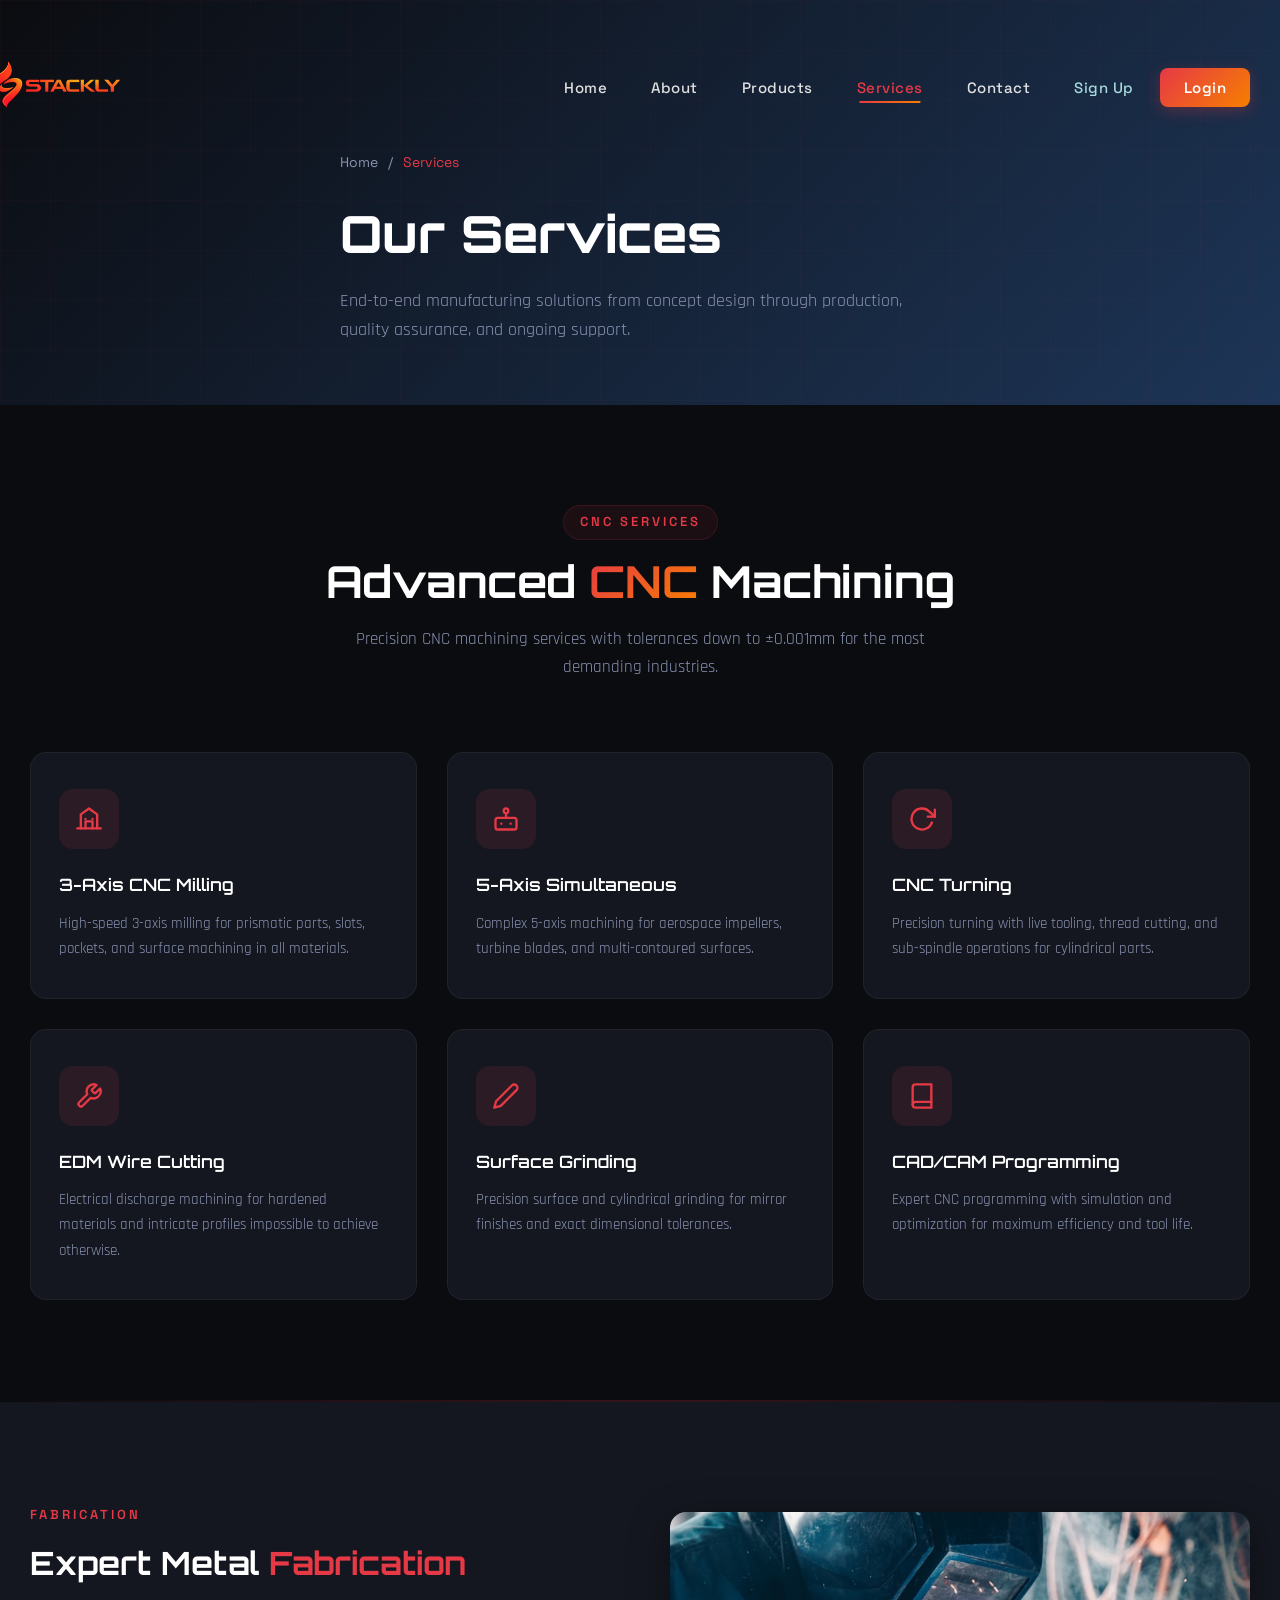
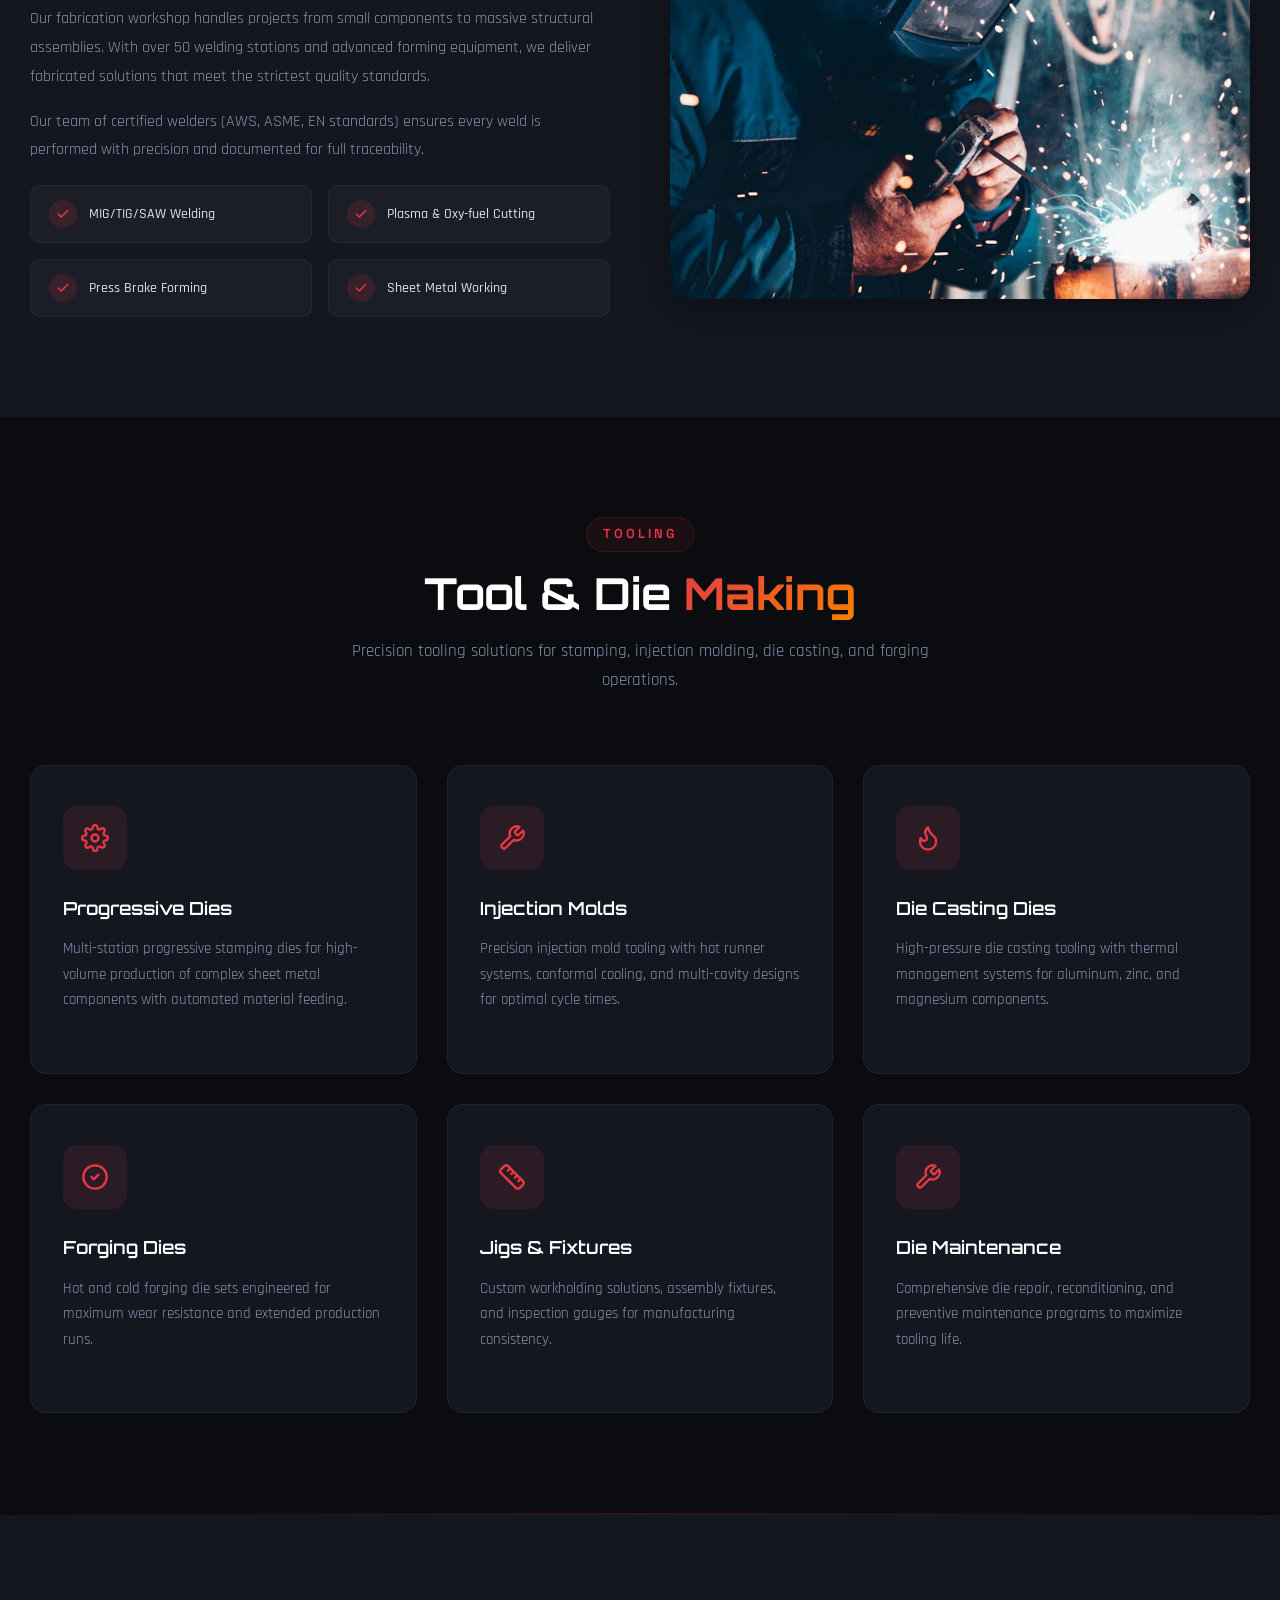
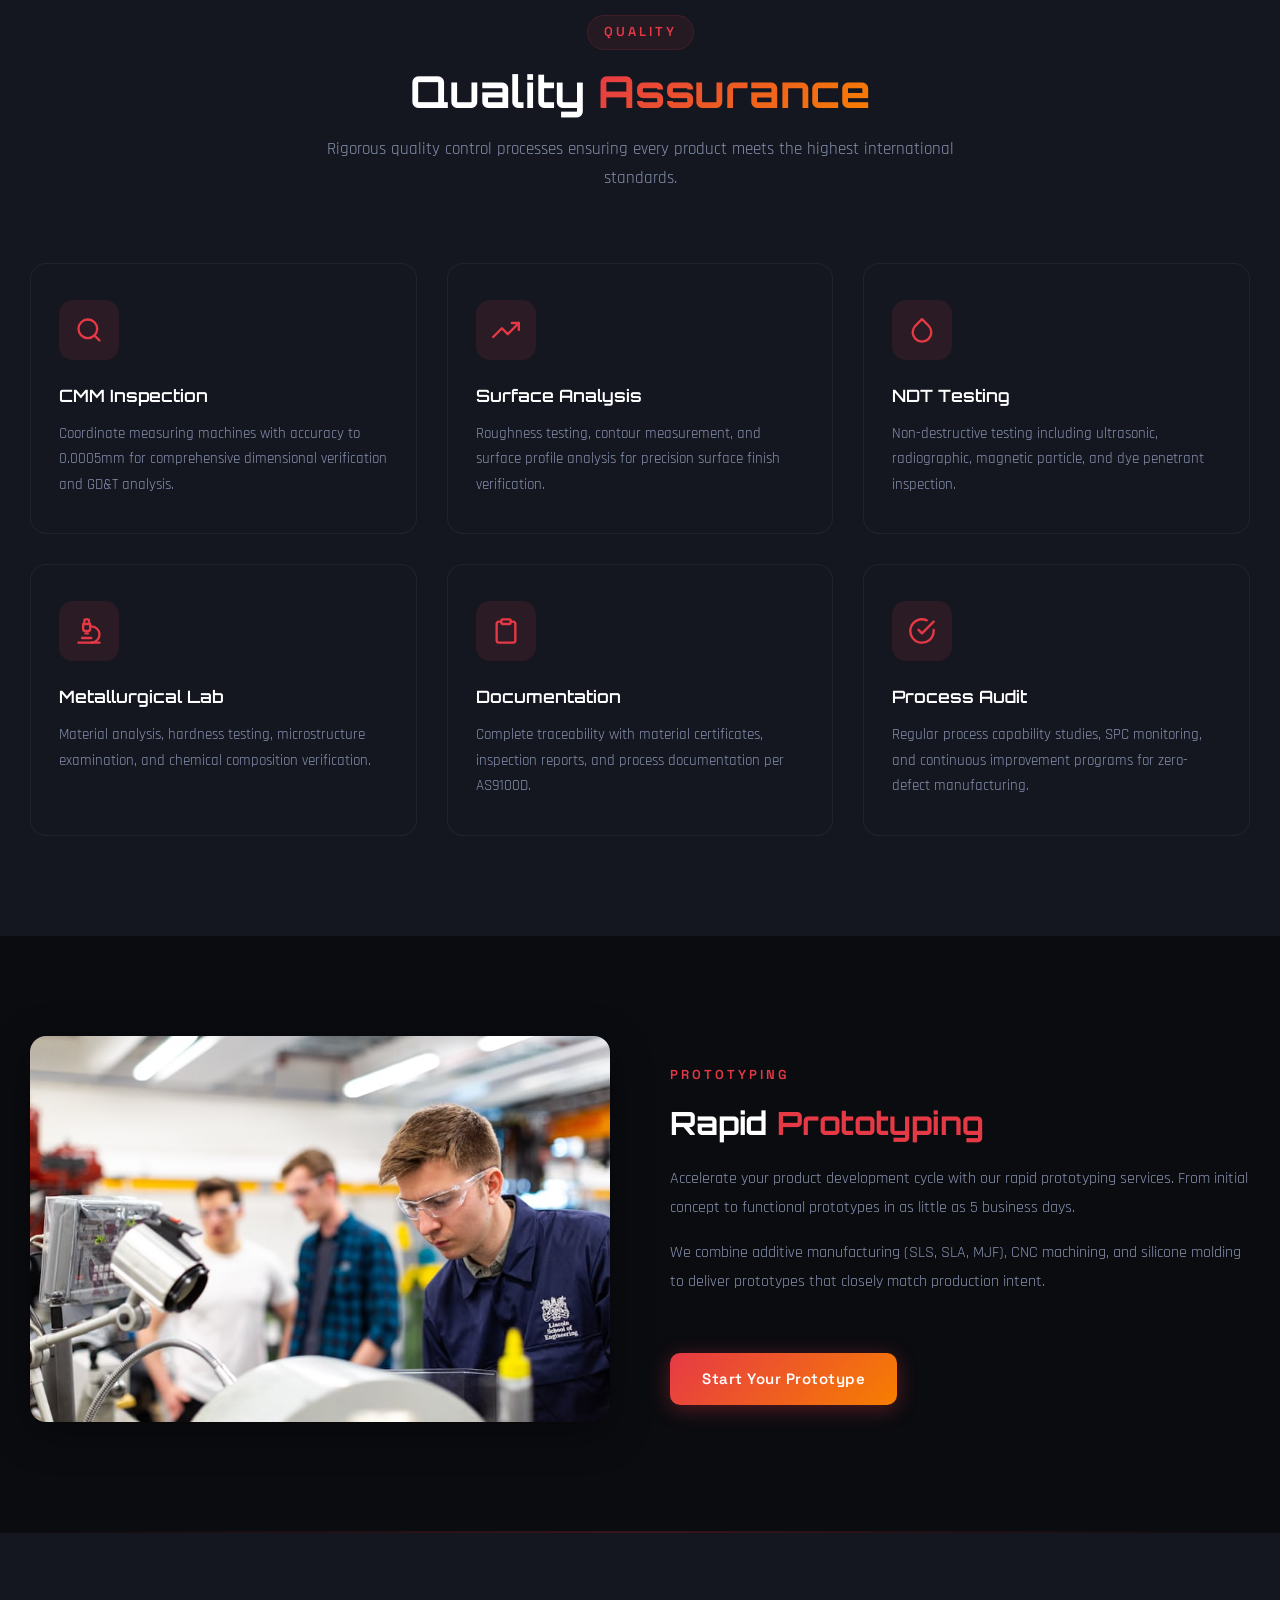
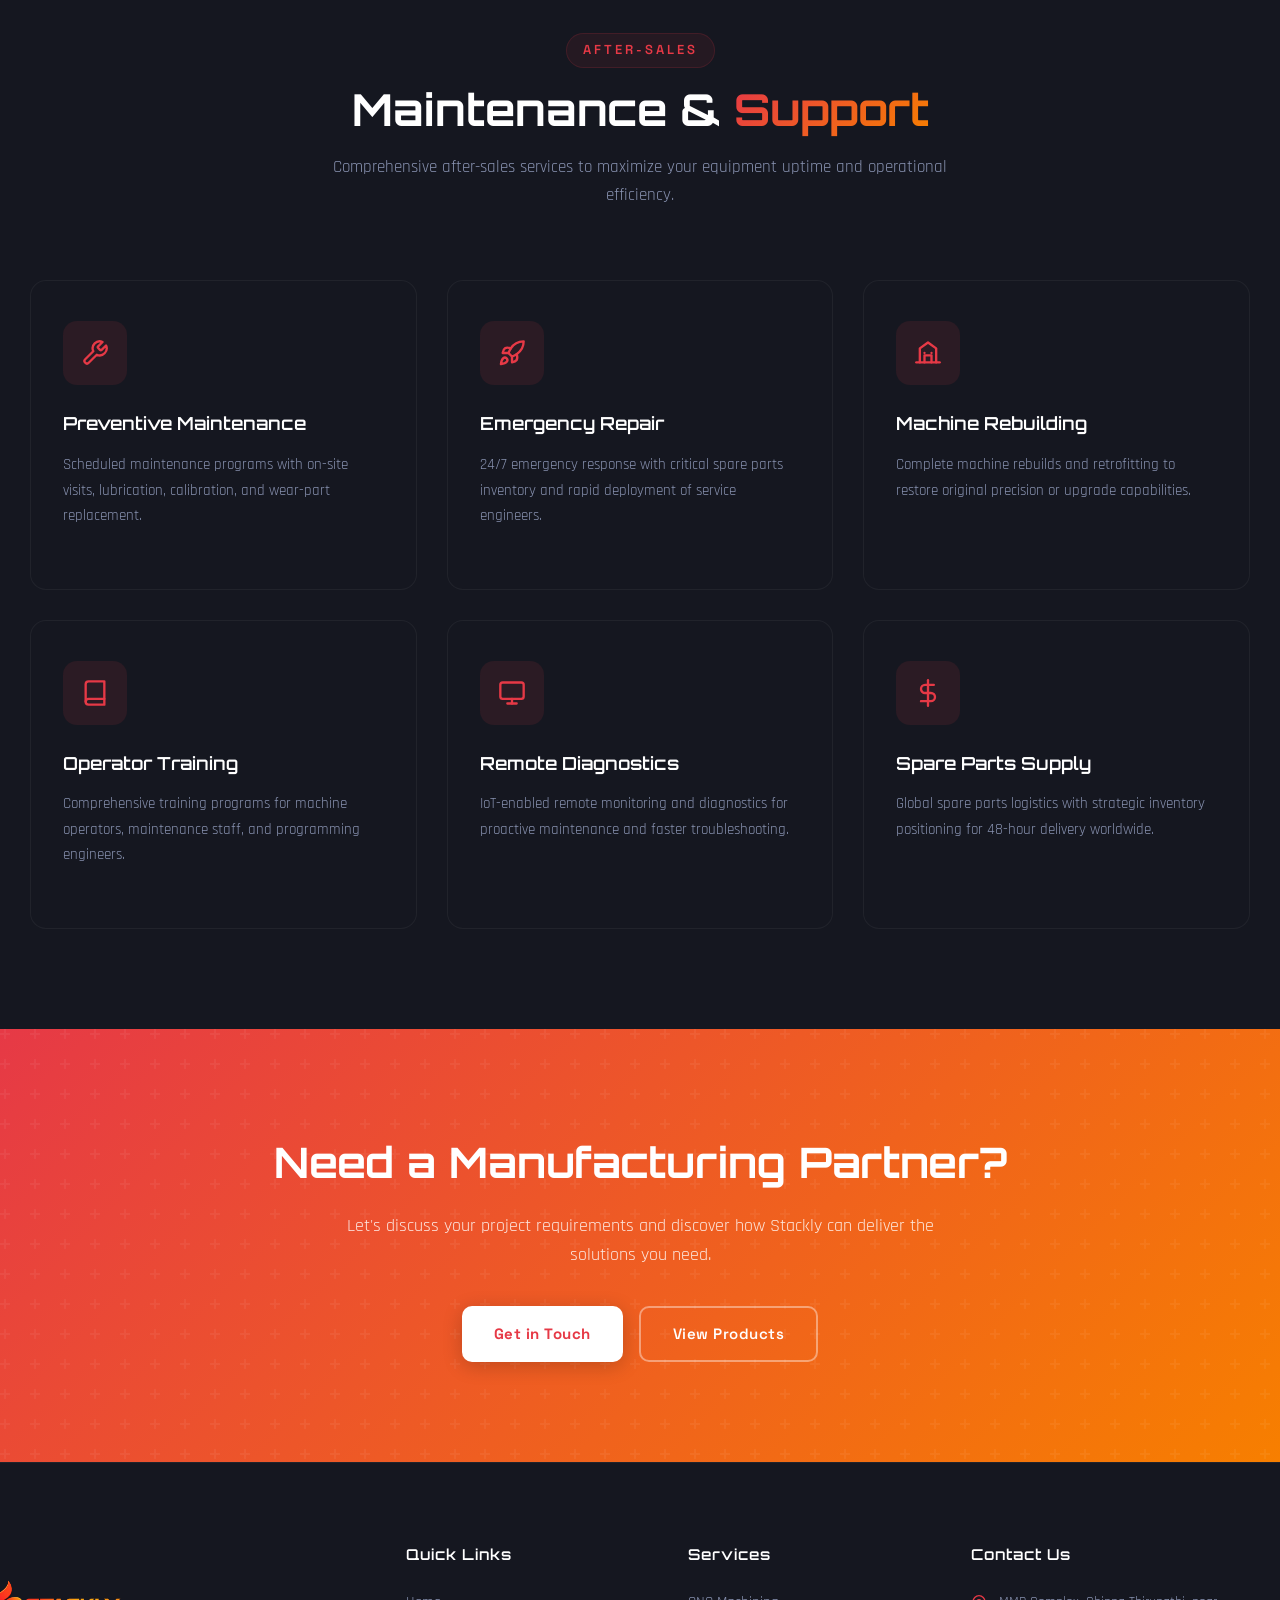
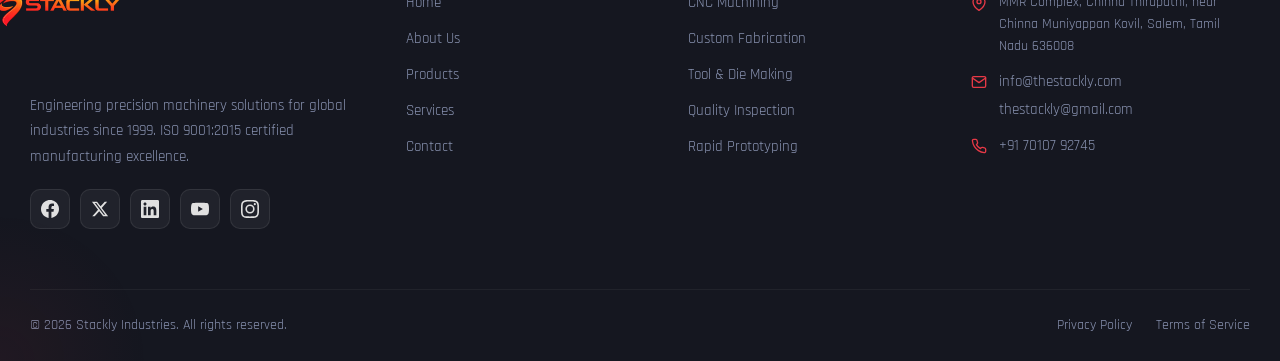
<file: services.html>
<!DOCTYPE html>
<html lang="en">
<head>
  <meta charset="UTF-8">
  <meta name="viewport" content="width=device-width, initial-scale=1.0">
  <title>Services | Stackly Industries</title>
  <link rel="stylesheet" href="css/style.css">
</head>
<body>

  <div class="preloader"><div class="preloader-gear"></div></div>
  <div class="particles-container"></div>

  <!-- NAVBAR -->
  <nav class="navbar">
    <div class="nav-container">
      <a href="index.html" class="logo">
        <img src="images/logo.webp" alt="Stackly Logo" class="logo-img">
      </a>
      <ul class="nav-links">
        <li><a href="index.html">Home</a></li>
        <li><a href="about.html">About</a></li>
        <li><a href="products.html">Products</a></li>
        <li><a href="services.html" class="active">Services</a></li>
         <li><a href="contact.html">Contact</a></li>
        <li><a href="signup.html" style="color:var(--gray)">Sign Up</a></li>
        <li><a href="signin.html" class="nav-cta">Login</a></li>
      </ul>
      <div class="hamburger">
        <svg class="ham-icon" width="22" height="18" viewBox="0 0 22 18" fill="none">
          <line class="ham-line" x1="1" y1="2" x2="21" y2="2" stroke="white" stroke-width="2.5" stroke-linecap="round"/>
          <line class="ham-line" x1="1" y1="9" x2="21" y2="9" stroke="white" stroke-width="2.5" stroke-linecap="round"/>
          <line class="ham-line" x1="1" y1="16" x2="21" y2="16" stroke="white" stroke-width="2.5" stroke-linecap="round"/>
        </svg>
        <svg class="ham-icon-close" width="22" height="22" viewBox="0 0 22 22" fill="none">
          <line x1="2" y1="2" x2="20" y2="20" stroke="white" stroke-width="2.5" stroke-linecap="round"/>
          <line x1="20" y1="2" x2="2" y2="20" stroke="white" stroke-width="2.5" stroke-linecap="round"/>
        </svg>
      </div>
    </div>
  </nav>

  <!-- SECTION 1: PAGE HERO -->
  <section class="page-hero">
    <div class="page-hero-content reveal">
      <div class="breadcrumb">
        <a href="index.html">Home</a>
        <span class="separator">/</span>
        <span class="current">Services</span>
      </div>
      <h1>Our <span class="highlight">Services</span></h1>
      <p>End-to-end manufacturing solutions from concept design through production, quality assurance, and ongoing support.</p>
    </div>
  </section>

  <!-- SECTION 2: CNC SERVICES -->
  <section class="section">
    <div class="section-container">
      <div class="section-header reveal">
        <span class="section-badge">CNC Services</span>
        <h2 class="section-title">Advanced <span class="highlight">CNC</span> Machining</h2>
        <p class="section-subtitle">Precision CNC machining services with tolerances down to ±0.001mm for the most demanding industries.</p>
      </div>
      <div class="features-grid stagger-children">
        <div class="feature-card reveal tilt-card">
          <div class="feature-icon"><svg viewBox="0 0 24 24" fill="none" stroke="currentColor" stroke-width="2" stroke-linecap="round" stroke-linejoin="round"><path d="M2 20h20"/><path d="M5 20V8l7-5 7 5v12"/><path d="M9 20v-6h6v6"/><path d="M9 12h.01"/><path d="M15 12h.01"/></svg></div>
          <h3>3-Axis CNC Milling</h3>
          <p>High-speed 3-axis milling for prismatic parts, slots, pockets, and surface machining in all materials.</p>
        </div>
        <div class="feature-card reveal tilt-card">
          <div class="feature-icon"><svg viewBox="0 0 24 24" fill="none" stroke="currentColor" stroke-width="2" stroke-linecap="round" stroke-linejoin="round"><rect x="3" y="11" width="18" height="10" rx="2"/><circle cx="12" cy="5" r="2"/><path d="M12 7v4"/><line x1="8" y1="16" x2="8" y2="16"/><line x1="16" y1="16" x2="16" y2="16"/></svg></div>
          <h3>5-Axis Simultaneous</h3>
          <p>Complex 5-axis machining for aerospace impellers, turbine blades, and multi-contoured surfaces.</p>
        </div>
        <div class="feature-card reveal tilt-card">
          <div class="feature-icon"><svg viewBox="0 0 24 24" fill="none" stroke="currentColor" stroke-width="2" stroke-linecap="round" stroke-linejoin="round"><polyline points="23 4 23 10 17 10"/><path d="M20.49 15a9 9 0 1 1-2.12-9.36L23 10"/></svg></div>
          <h3>CNC Turning</h3>
          <p>Precision turning with live tooling, thread cutting, and sub-spindle operations for cylindrical parts.</p>
        </div>
        <div class="feature-card reveal tilt-card">
          <div class="feature-icon"><svg viewBox="0 0 24 24" fill="none" stroke="currentColor" stroke-width="2" stroke-linecap="round" stroke-linejoin="round"><path d="M14.7 6.3a1 1 0 0 0 0 1.4l1.6 1.6a1 1 0 0 0 1.4 0l3.77-3.77a6 6 0 0 1-7.94 7.94l-6.91 6.91a2.12 2.12 0 0 1-3-3l6.91-6.91a6 6 0 0 1 7.94-7.94l-3.76 3.76z"/></svg></div>
          <h3>EDM Wire Cutting</h3>
          <p>Electrical discharge machining for hardened materials and intricate profiles impossible to achieve otherwise.</p>
        </div>
        <div class="feature-card reveal tilt-card">
          <div class="feature-icon"><svg viewBox="0 0 24 24" fill="none" stroke="currentColor" stroke-width="2" stroke-linecap="round" stroke-linejoin="round"><path d="M17 3a2.828 2.828 0 1 1 4 4L7.5 20.5 2 22l1.5-5.5L17 3z"/></svg></div>
          <h3>Surface Grinding</h3>
          <p>Precision surface and cylindrical grinding for mirror finishes and exact dimensional tolerances.</p>
        </div>
        <div class="feature-card reveal tilt-card">
          <div class="feature-icon"><svg viewBox="0 0 24 24" fill="none" stroke="currentColor" stroke-width="2" stroke-linecap="round" stroke-linejoin="round"><path d="M4 19.5A2.5 2.5 0 0 1 6.5 17H20"/><path d="M6.5 2H20v20H6.5A2.5 2.5 0 0 1 4 19.5v-15A2.5 2.5 0 0 1 6.5 2z"/></svg></div>
          <h3>CAD/CAM Programming</h3>
          <p>Expert CNC programming with simulation and optimization for maximum efficiency and tool life.</p>
        </div>
      </div>
    </div>
  </section>

  <div class="divider-glow"></div>

  <!-- SECTION 3: FABRICATION SERVICES -->
  <section class="section" style="background:var(--dark-2)">
    <div class="section-container">
      <div class="two-col">
        <div class="content-block reveal-left">
          <span class="tag">Fabrication</span>
          <h2>Expert Metal <span style="color:var(--primary)">Fabrication</span></h2>
          <p>Our fabrication workshop handles projects from small components to massive structural assemblies. With over 50 welding stations and advanced forming equipment, we deliver fabricated solutions that meet the strictest quality standards.</p>
          <p>Our team of certified welders (AWS, ASME, EN standards) ensures every weld is performed with precision and documented for full traceability.</p>
          <div class="about-features" style="margin-top:20px">
            <div class="about-feature"><div class="check"><svg width="1em" height="1em" viewBox="0 0 24 24" fill="none" stroke="currentColor" stroke-width="2.5" stroke-linecap="round" stroke-linejoin="round"><polyline points="20 6 9 17 4 12"/></svg></div><span>MIG/TIG/SAW Welding</span></div>
            <div class="about-feature"><div class="check"><svg width="1em" height="1em" viewBox="0 0 24 24" fill="none" stroke="currentColor" stroke-width="2.5" stroke-linecap="round" stroke-linejoin="round"><polyline points="20 6 9 17 4 12"/></svg></div><span>Plasma & Oxy-fuel Cutting</span></div>
            <div class="about-feature"><div class="check"><svg width="1em" height="1em" viewBox="0 0 24 24" fill="none" stroke="currentColor" stroke-width="2.5" stroke-linecap="round" stroke-linejoin="round"><polyline points="20 6 9 17 4 12"/></svg></div><span>Press Brake Forming</span></div>
            <div class="about-feature"><div class="check"><svg width="1em" height="1em" viewBox="0 0 24 24" fill="none" stroke="currentColor" stroke-width="2.5" stroke-linecap="round" stroke-linejoin="round"><polyline points="20 6 9 17 4 12"/></svg></div><span>Sheet Metal Working</span></div>
          </div>
        </div>
        <div class="reveal-right">
          <img src="images/steel-structure.webp" alt="Fabrication">
        </div>
      </div>
    </div>
  </section>

  <!-- SECTION 4: TOOL & DIE -->
  <section class="section">
    <div class="section-container">
      <div class="section-header reveal">
        <span class="section-badge">Tooling</span>
        <h2 class="section-title">Tool & Die <span class="highlight">Making</span></h2>
        <p class="section-subtitle">Precision tooling solutions for stamping, injection molding, die casting, and forging operations.</p>
      </div>
      <div class="services-grid stagger-children">
        <div class="service-card reveal tilt-card">
          <div class="service-icon"><svg viewBox="0 0 24 24" fill="none" stroke="currentColor" stroke-width="2" stroke-linecap="round" stroke-linejoin="round"><circle cx="12" cy="12" r="3"/><path d="M19.4 15a1.65 1.65 0 0 0 .33 1.82l.06.06a2 2 0 0 1 0 2.83 2 2 0 0 1-2.83 0l-.06-.06a1.65 1.65 0 0 0-1.82-.33 1.65 1.65 0 0 0-1 1.51V21a2 2 0 0 1-2 2 2 2 0 0 1-2-2v-.09A1.65 1.65 0 0 0 9 19.4a1.65 1.65 0 0 0-1.82.33l-.06.06a2 2 0 0 1-2.83 0 2 2 0 0 1 0-2.83l.06-.06A1.65 1.65 0 0 0 4.68 15a1.65 1.65 0 0 0-1.51-1H3a2 2 0 0 1-2-2 2 2 0 0 1 2-2h.09A1.65 1.65 0 0 0 4.6 9a1.65 1.65 0 0 0-.33-1.82l-.06-.06a2 2 0 0 1 0-2.83 2 2 0 0 1 2.83 0l.06.06A1.65 1.65 0 0 0 9 4.68a1.65 1.65 0 0 0 1-1.51V3a2 2 0 0 1 2-2 2 2 0 0 1 2 2v.09a1.65 1.65 0 0 0 1 1.51 1.65 1.65 0 0 0 1.82-.33l.06-.06a2 2 0 0 1 2.83 0 2 2 0 0 1 0 2.83l-.06.06A1.65 1.65 0 0 0 19.4 9a1.65 1.65 0 0 0 1.51 1H21a2 2 0 0 1 2 2 2 2 0 0 1-2 2h-.09a1.65 1.65 0 0 0-1.51 1z"/></svg></div>
          <h3>Progressive Dies</h3>
          <p>Multi-station progressive stamping dies for high-volume production of complex sheet metal components with automated material feeding.</p>
        </div>
        <div class="service-card reveal tilt-card">
          <div class="service-icon"><svg viewBox="0 0 24 24" fill="none" stroke="currentColor" stroke-width="2" stroke-linecap="round" stroke-linejoin="round"><path d="M14.7 6.3a1 1 0 0 0 0 1.4l1.6 1.6a1 1 0 0 0 1.4 0l3.77-3.77a6 6 0 0 1-7.94 7.94l-6.91 6.91a2.12 2.12 0 0 1-3-3l6.91-6.91a6 6 0 0 1 7.94-7.94l-3.76 3.76z"/></svg></div>
          <h3>Injection Molds</h3>
          <p>Precision injection mold tooling with hot runner systems, conformal cooling, and multi-cavity designs for optimal cycle times.</p>
        </div>
        <div class="service-card reveal tilt-card">
          <div class="service-icon"><svg viewBox="0 0 24 24" fill="none" stroke="currentColor" stroke-width="2" stroke-linecap="round" stroke-linejoin="round"><path d="M8.5 14.5A2.5 2.5 0 0 0 11 12c0-1.38-.5-2-1-3-1.072-2.143-.224-4.054 2-6 .5 2.5 2 4.9 4 6.5 2 1.6 3 3.5 3 5.5a7 7 0 1 1-14 0c0-1.153.433-2.294 1-3a2.5 2.5 0 0 0 2.5 2.5z"/></svg></div>
          <h3>Die Casting Dies</h3>
          <p>High-pressure die casting tooling with thermal management systems for aluminum, zinc, and magnesium components.</p>
        </div>
        <div class="service-card reveal tilt-card">
          <div class="service-icon"><svg viewBox="0 0 24 24" fill="none" stroke="currentColor" stroke-width="2" stroke-linecap="round" stroke-linejoin="round"><path d="M12 22c5.523 0 10-4.477 10-10S17.523 2 12 2 2 6.477 2 12s4.477 10 10 10z"/><path d="m9 12 2 2 4-4"/></svg></div>
          <h3>Forging Dies</h3>
          <p>Hot and cold forging die sets engineered for maximum wear resistance and extended production runs.</p>
        </div>
        <div class="service-card reveal tilt-card">
          <div class="service-icon"><svg viewBox="0 0 24 24" fill="none" stroke="currentColor" stroke-width="2" stroke-linecap="round" stroke-linejoin="round"><path d="M21.3 15.3a2.4 2.4 0 0 1 0 3.4l-2.6 2.6a2.4 2.4 0 0 1-3.4 0L2.7 8.7a2.41 2.41 0 0 1 0-3.4l2.6-2.6a2.41 2.41 0 0 1 3.4 0Z"/><path d="m14.5 12.5 2-2"/><path d="m11.5 9.5 2-2"/><path d="m8.5 6.5 2-2"/><path d="m17.5 15.5 2-2"/></svg></div>
          <h3>Jigs & Fixtures</h3>
          <p>Custom workholding solutions, assembly fixtures, and inspection gauges for manufacturing consistency.</p>
        </div>
        <div class="service-card reveal tilt-card">
          <div class="service-icon"><svg viewBox="0 0 24 24" fill="none" stroke="currentColor" stroke-width="2" stroke-linecap="round" stroke-linejoin="round"><path d="M14.7 6.3a1 1 0 0 0 0 1.4l1.6 1.6a1 1 0 0 0 1.4 0l3.77-3.77a6 6 0 0 1-7.94 7.94l-6.91 6.91a2.12 2.12 0 0 1-3-3l6.91-6.91a6 6 0 0 1 7.94-7.94l-3.76 3.76z"/></svg></div>
          <h3>Die Maintenance</h3>
          <p>Comprehensive die repair, reconditioning, and preventive maintenance programs to maximize tooling life.</p>
        </div>
      </div>
    </div>
  </section>

  <div class="divider-glow"></div>

  <!-- SECTION 5: QUALITY SERVICES -->
  <section class="section" style="background:var(--dark-2)">
    <div class="section-container">
      <div class="section-header reveal">
        <span class="section-badge">Quality</span>
        <h2 class="section-title">Quality <span class="highlight">Assurance</span></h2>
        <p class="section-subtitle">Rigorous quality control processes ensuring every product meets the highest international standards.</p>
      </div>
      <div class="features-grid stagger-children">
        <div class="feature-card reveal tilt-card">
          <div class="feature-icon"><svg viewBox="0 0 24 24" fill="none" stroke="currentColor" stroke-width="2" stroke-linecap="round" stroke-linejoin="round"><circle cx="11" cy="11" r="8"/><line x1="21" y1="21" x2="16.65" y2="16.65"/></svg></div>
          <h3>CMM Inspection</h3>
          <p>Coordinate measuring machines with accuracy to 0.0005mm for comprehensive dimensional verification and GD&T analysis.</p>
        </div>
        <div class="feature-card reveal tilt-card">
          <div class="feature-icon"><svg viewBox="0 0 24 24" fill="none" stroke="currentColor" stroke-width="2" stroke-linecap="round" stroke-linejoin="round"><polyline points="23 6 13.5 15.5 8.5 10.5 1 18"/><polyline points="17 6 23 6 23 12"/></svg></div>
          <h3>Surface Analysis</h3>
          <p>Roughness testing, contour measurement, and surface profile analysis for precision surface finish verification.</p>
        </div>
        <div class="feature-card reveal tilt-card">
          <div class="feature-icon"><svg viewBox="0 0 24 24" fill="none" stroke="currentColor" stroke-width="2" stroke-linecap="round" stroke-linejoin="round"><path d="M12 2.69l5.66 5.66a8 8 0 1 1-11.31 0z"/></svg></div>
          <h3>NDT Testing</h3>
          <p>Non-destructive testing including ultrasonic, radiographic, magnetic particle, and dye penetrant inspection.</p>
        </div>
        <div class="feature-card reveal tilt-card">
          <div class="feature-icon"><svg viewBox="0 0 24 24" fill="none" stroke="currentColor" stroke-width="2" stroke-linecap="round" stroke-linejoin="round"><path d="M6 18h8"/><path d="M3 22h18"/><path d="M14 22a7 7 0 1 0 0-14h-1"/><path d="M9 14h2"/><path d="M9 12a2 2 0 0 1-2-2V6h6v4a2 2 0 0 1-2 2z"/><path d="M12 6V3a1 1 0 0 0-1-1H9a1 1 0 0 0-1 1v3"/></svg></div>
          <h3>Metallurgical Lab</h3>
          <p>Material analysis, hardness testing, microstructure examination, and chemical composition verification.</p>
        </div>
        <div class="feature-card reveal tilt-card">
          <div class="feature-icon"><svg viewBox="0 0 24 24" fill="none" stroke="currentColor" stroke-width="2" stroke-linecap="round" stroke-linejoin="round"><path d="M16 4h2a2 2 0 0 1 2 2v14a2 2 0 0 1-2 2H6a2 2 0 0 1-2-2V6a2 2 0 0 1 2-2h2"/><rect x="8" y="2" width="8" height="4" rx="1" ry="1"/></svg></div>
          <h3>Documentation</h3>
          <p>Complete traceability with material certificates, inspection reports, and process documentation per AS9100D.</p>
        </div>
        <div class="feature-card reveal tilt-card">
          <div class="feature-icon"><svg viewBox="0 0 24 24" fill="none" stroke="currentColor" stroke-width="2" stroke-linecap="round" stroke-linejoin="round"><path d="M22 11.08V12a10 10 0 1 1-5.93-9.14"/><polyline points="22 4 12 14.01 9 11.01"/></svg></div>
          <h3>Process Audit</h3>
          <p>Regular process capability studies, SPC monitoring, and continuous improvement programs for zero-defect manufacturing.</p>
        </div>
      </div>
    </div>
  </section>

  <!-- SECTION 6: PROTOTYPING -->
  <section class="section">
    <div class="section-container">
      <div class="two-col">
        <div class="reveal-left">
          <img src="images/cad-design.webp" alt="Prototyping">
        </div>
        <div class="content-block reveal-right">
          <span class="tag">Prototyping</span>
          <h2>Rapid <span style="color:var(--primary)">Prototyping</span></h2>
          <p>Accelerate your product development cycle with our rapid prototyping services. From initial concept to functional prototypes in as little as 5 business days.</p>
          <p>We combine additive manufacturing (SLS, SLA, MJF), CNC machining, and silicone molding to deliver prototypes that closely match production intent.</p>
          <a href="404.html" class="btn btn-primary mt-40 magnetic-btn">Start Your Prototype</a>
        </div>
      </div>
    </div>
  </section>

  <div class="divider-glow"></div>

  <!-- SECTION 7: MAINTENANCE -->
  <section class="section" style="background:var(--dark-2)">
    <div class="section-container">
      <div class="section-header reveal">
        <span class="section-badge">After-Sales</span>
        <h2 class="section-title">Maintenance & <span class="highlight">Support</span></h2>
        <p class="section-subtitle">Comprehensive after-sales services to maximize your equipment uptime and operational efficiency.</p>
      </div>
      <div class="services-grid stagger-children">
        <div class="service-card reveal tilt-card">
          <div class="service-icon"><svg viewBox="0 0 24 24" fill="none" stroke="currentColor" stroke-width="2" stroke-linecap="round" stroke-linejoin="round"><path d="M14.7 6.3a1 1 0 0 0 0 1.4l1.6 1.6a1 1 0 0 0 1.4 0l3.77-3.77a6 6 0 0 1-7.94 7.94l-6.91 6.91a2.12 2.12 0 0 1-3-3l6.91-6.91a6 6 0 0 1 7.94-7.94l-3.76 3.76z"/></svg></div>
          <h3>Preventive Maintenance</h3>
          <p>Scheduled maintenance programs with on-site visits, lubrication, calibration, and wear-part replacement.</p>
        </div>
        <div class="service-card reveal tilt-card">
          <div class="service-icon"><svg viewBox="0 0 24 24" fill="none" stroke="currentColor" stroke-width="2" stroke-linecap="round" stroke-linejoin="round"><path d="M4.5 16.5c-1.5 1.26-2 5-2 5s3.74-.5 5-2c.71-.84.7-2.13-.09-2.91a2.18 2.18 0 0 0-2.91-.09z"/><path d="m12 15-3-3a22 22 0 0 1 2-3.95A12.88 12.88 0 0 1 22 2c0 2.72-.78 7.5-6 11a22.35 22.35 0 0 1-4 2z"/><path d="M9 12H4s.55-3.03 2-4c1.62-1.08 5 0 5 0"/><path d="M12 15v5s3.03-.55 4-2c1.08-1.62 0-5 0-5"/></svg></div>
          <h3>Emergency Repair</h3>
          <p>24/7 emergency response with critical spare parts inventory and rapid deployment of service engineers.</p>
        </div>
        <div class="service-card reveal tilt-card">
          <div class="service-icon"><svg viewBox="0 0 24 24" fill="none" stroke="currentColor" stroke-width="2" stroke-linecap="round" stroke-linejoin="round"><path d="M2 20h20"/><path d="M5 20V8l7-5 7 5v12"/><path d="M9 20v-6h6v6"/><path d="M9 12h.01"/><path d="M15 12h.01"/></svg></div>
          <h3>Machine Rebuilding</h3>
          <p>Complete machine rebuilds and retrofitting to restore original precision or upgrade capabilities.</p>
        </div>
        <div class="service-card reveal tilt-card">
          <div class="service-icon"><svg viewBox="0 0 24 24" fill="none" stroke="currentColor" stroke-width="2" stroke-linecap="round" stroke-linejoin="round"><path d="M4 19.5A2.5 2.5 0 0 1 6.5 17H20"/><path d="M6.5 2H20v20H6.5A2.5 2.5 0 0 1 4 19.5v-15A2.5 2.5 0 0 1 6.5 2z"/></svg></div>
          <h3>Operator Training</h3>
          <p>Comprehensive training programs for machine operators, maintenance staff, and programming engineers.</p>
        </div>
        <div class="service-card reveal tilt-card">
          <div class="service-icon"><svg viewBox="0 0 24 24" fill="none" stroke="currentColor" stroke-width="2" stroke-linecap="round" stroke-linejoin="round"><rect x="2" y="3" width="20" height="14" rx="2" ry="2"/><line x1="8" y1="21" x2="16" y2="21"/><line x1="12" y1="17" x2="12" y2="21"/></svg></div>
          <h3>Remote Diagnostics</h3>
          <p>IoT-enabled remote monitoring and diagnostics for proactive maintenance and faster troubleshooting.</p>
        </div>
        <div class="service-card reveal tilt-card">
          <div class="service-icon"><svg viewBox="0 0 24 24" fill="none" stroke="currentColor" stroke-width="2" stroke-linecap="round" stroke-linejoin="round"><line x1="12" y1="1" x2="12" y2="23"/><path d="M17 5H9.5a3.5 3.5 0 0 0 0 7h5a3.5 3.5 0 0 1 0 7H6"/></svg></div>
          <h3>Spare Parts Supply</h3>
          <p>Global spare parts logistics with strategic inventory positioning for 48-hour delivery worldwide.</p>
        </div>
      </div>
    </div>
  </section>

  <!-- SECTION 8: CTA -->
  <section class="section cta-section">
    <div class="section-container">
      <div class="cta-content reveal">
        <h2>Need a Manufacturing <span style="color:#fff">Partner</span>?</h2>
        <p>Let's discuss your project requirements and discover how Stackly can deliver the solutions you need.</p>
        <div class="cta-buttons">
          <a href="404.html" class="btn btn-white magnetic-btn">Get in Touch</a>
          <a href="404.html" class="btn btn-outline-white magnetic-btn">View Products</a>
        </div>
      </div>
    </div>
  </section>

  <!-- FOOTER -->
  <footer class="footer">
    <div class="section-container">
      <div class="footer-grid">
        <div class="footer-about">
          <a href="index.html" class="logo"><img src="images/logo.webp" alt="Stackly Logo" class="logo-img"></a>
          <p>Engineering precision machinery solutions for global industries since 1999. ISO 9001:2015 certified manufacturing excellence.</p>
          <div class="footer-social">
            <a href="404.html" aria-label="Facebook" target="_blank" rel="noopener noreferrer">
              <svg width="18" height="18" viewBox="0 0 24 24" fill="currentColor"><path d="M24 12.073c0-6.627-5.373-12-12-12s-12 5.373-12 12c0 5.99 4.388 10.954 10.125 11.854v-8.385H7.078v-3.47h3.047V9.43c0-3.007 1.792-4.669 4.533-4.669 1.312 0 2.686.235 2.686.235v2.953H15.83c-1.491 0-1.956.925-1.956 1.874v2.25h3.328l-.532 3.47h-2.796v8.385C19.612 23.027 24 18.062 24 12.073z"/></svg>
            </a>
            <a href="404.html" aria-label="Twitter" target="_blank" rel="noopener noreferrer">
              <svg width="18" height="18" viewBox="0 0 24 24" fill="currentColor"><path d="M18.244 2.25h3.308l-7.227 8.26 8.502 11.24H16.17l-5.214-6.817L4.99 21.75H1.68l7.73-8.835L1.254 2.25H8.08l4.713 6.231zm-1.161 17.52h1.833L7.084 4.126H5.117z"/></svg>
            </a>
            <a href="404.html" aria-label="LinkedIn" target="_blank" rel="noopener noreferrer">
              <svg width="18" height="18" viewBox="0 0 24 24" fill="currentColor"><path d="M20.447 20.452h-3.554v-5.569c0-1.328-.027-3.037-1.852-3.037-1.853 0-2.136 1.445-2.136 2.939v5.667H9.351V9h3.414v1.561h.046c.477-.9 1.637-1.85 3.37-1.85 3.601 0 4.267 2.37 4.267 5.455v6.286zM5.337 7.433c-1.144 0-2.063-.926-2.063-2.065 0-1.138.92-2.063 2.063-2.063 1.14 0 2.064.925 2.064 2.063 0 1.139-.925 2.065-2.064 2.065zm1.782 13.019H3.555V9h3.564v11.452zM22.225 0H1.771C.792 0 0 .774 0 1.729v20.542C0 23.227.792 24 1.771 24h20.451C23.2 24 24 23.227 24 22.271V1.729C24 .774 23.2 0 22.222 0h.003z"/></svg>
            </a>
            <a href="404.html" aria-label="YouTube" target="_blank" rel="noopener noreferrer">
              <svg width="18" height="18" viewBox="0 0 24 24" fill="currentColor"><path d="M23.498 6.186a3.016 3.016 0 0 0-2.122-2.136C19.505 3.545 12 3.545 12 3.545s-7.505 0-9.377.505A3.017 3.017 0 0 0 .502 6.186C0 8.07 0 12 0 12s0 3.93.502 5.814a3.016 3.016 0 0 0 2.122 2.136c1.871.505 9.376.505 9.376.505s7.505 0 9.377-.505a3.015 3.015 0 0 0 2.122-2.136C24 15.93 24 12 24 12s0-3.93-.502-5.814zM9.545 15.568V8.432L15.818 12l-6.273 3.568z"/></svg>
            </a>
            <a href="404.html" aria-label="Instagram" target="_blank" rel="noopener noreferrer">
              <svg width="18" height="18" viewBox="0 0 24 24" fill="currentColor"><path d="M12 2.163c3.204 0 3.584.012 4.85.07 3.252.148 4.771 1.691 4.919 4.919.058 1.265.069 1.645.069 4.849 0 3.205-.012 3.584-.069 4.849-.149 3.225-1.664 4.771-4.919 4.919-1.266.058-1.644.07-4.85.07-3.204 0-3.584-.012-4.849-.07-3.26-.149-4.771-1.699-4.919-4.92-.058-1.265-.07-1.644-.07-4.849 0-3.204.013-3.583.07-4.849.149-3.227 1.664-4.771 4.919-4.919 1.266-.057 1.645-.069 4.849-.069zM12 0C8.741 0 8.333.014 7.053.072 2.695.272.273 2.69.073 7.052.014 8.333 0 8.741 0 12c0 3.259.014 3.668.072 4.948.2 4.358 2.618 6.78 6.98 6.98C8.333 23.986 8.741 24 12 24c3.259 0 3.668-.014 4.948-.072 4.354-.2 6.782-2.618 6.979-6.98.059-1.28.073-1.689.073-4.948 0-3.259-.014-3.667-.072-4.947-.196-4.354-2.617-6.78-6.979-6.98C15.668.014 15.259 0 12 0zm0 5.838a6.162 6.162 0 1 0 0 12.324 6.162 6.162 0 0 0 0-12.324zM12 16a4 4 0 1 1 0-8 4 4 0 0 1 0 8zm6.406-11.845a1.44 1.44 0 1 0 0 2.881 1.44 1.44 0 0 0 0-2.881z"/></svg>
            </a>
          </div>
        </div>
        <div class="footer-col">
          <h4>Quick Links</h4>
          <ul>
            <li><a href="index.html">Home</a></li>
            <li><a href="about.html">About Us</a></li>
            <li><a href="products.html">Products</a></li>
            <li><a href="services.html">Services</a></li>
            <li><a href="contact.html">Contact</a></li>
          </ul>
        </div>
        <div class="footer-col">
          <h4>Services</h4>
          <ul>
            <li><a href="services.html">CNC Machining</a></li>
            <li><a href="services.html">Custom Fabrication</a></li>
            <li><a href="services.html">Tool & Die Making</a></li>
            <li><a href="services.html">Quality Inspection</a></li>
            <li><a href="services.html">Rapid Prototyping</a></li>
          </ul>
        </div>
        <div class="footer-col footer-contact">
          <h4>Contact Us</h4>
          <ul class="footer-contact-list">
            <li>
              <svg width="16" height="16" viewBox="0 0 24 24" fill="none" stroke="currentColor" stroke-width="2" stroke-linecap="round" stroke-linejoin="round"><path d="M21 10c0 7-9 13-9 13s-9-6-9-13a9 9 0 0 1 18 0z"/><circle cx="12" cy="10" r="3"/></svg>
              <span>MMR Complex, Chinna Thirupathi, near Chinna Muniyappan Kovil, Salem, Tamil Nadu 636008</span>
            </li>
            <li>
              <svg width="16" height="16" viewBox="0 0 24 24" fill="none" stroke="currentColor" stroke-width="2" stroke-linecap="round" stroke-linejoin="round"><path d="M4 4h16c1.1 0 2 .9 2 2v12c0 1.1-.9 2-2 2H4c-1.1 0-2-.9-2-2V6c0-1.1.9-2 2-2z"/><polyline points="22,6 12,13 2,6"/></svg>
              <div>
                <a href="404.html">info@thestackly.com</a>
                <a href="404.html">thestackly@gmail.com</a>
              </div>
            </li>
            <li>
              <svg width="16" height="16" viewBox="0 0 24 24" fill="none" stroke="currentColor" stroke-width="2" stroke-linecap="round" stroke-linejoin="round"><path d="M22 16.92v3a2 2 0 0 1-2.18 2 19.79 19.79 0 0 1-8.63-3.07 19.5 19.5 0 0 1-6-6 19.79 19.79 0 0 1-3.07-8.67A2 2 0 0 1 4.11 2h3a2 2 0 0 1 2 1.72 12.84 12.84 0 0 0 .7 2.81 2 2 0 0 1-.45 2.11L8.09 9.91a16 16 0 0 0 6 6l1.27-1.27a2 2 0 0 1 2.11-.45 12.84 12.84 0 0 0 2.81.7A2 2 0 0 1 22 16.92z"/></svg>
              <a href="404.html">+91 70107 92745</a>
            </li>
          </ul>
        </div>
      </div>
      <div class="footer-bottom">
        <p>&copy; 2026 Stackly Industries. All rights reserved.</p>
        <div class="footer-bottom-links">
          <a href="404.html">Privacy Policy</a><a href="404.html">Terms of Service</a>
        </div>
      </div>
    </div>
  </footer>

  <button class="back-to-top" aria-label="Back to top"><svg width="1em" height="1em" viewBox="0 0 24 24" fill="none" stroke="currentColor" stroke-width="2" stroke-linecap="round" stroke-linejoin="round"><line x1="12" y1="19" x2="12" y2="5"/><polyline points="5 12 12 5 19 12"/></svg></button>
  <script src="js/icons.js"></script>
  <script src="js/script.js"></script>
</body>
</html>
</file>
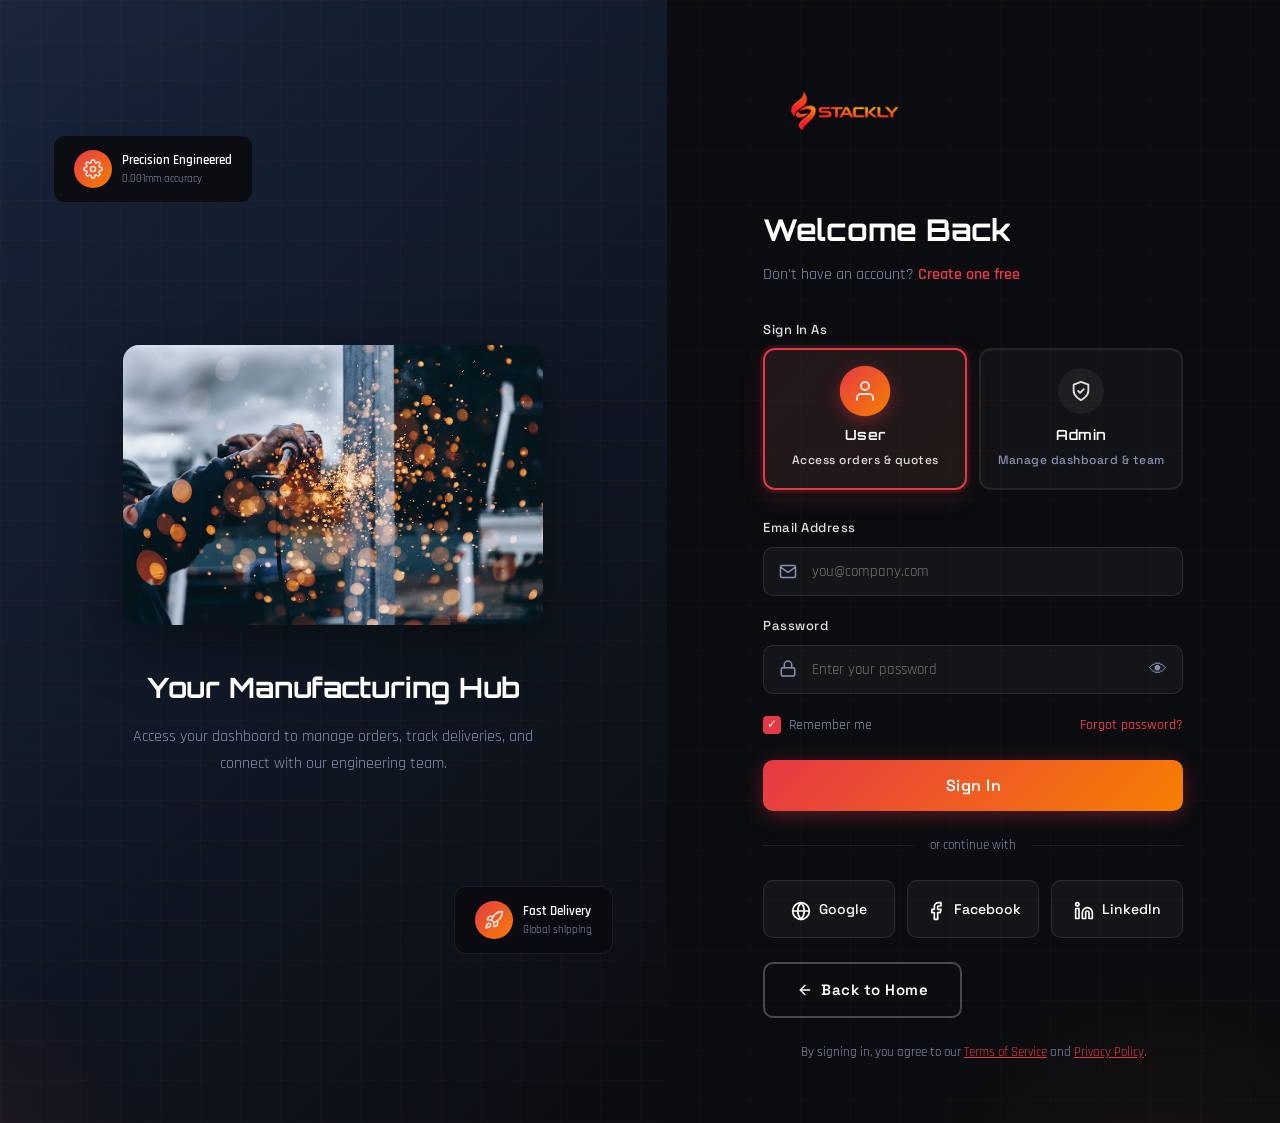
<file: signin.html>
<!DOCTYPE html>
<html lang="en">
<head>
  <meta charset="UTF-8">
  <meta name="viewport" content="width=device-width, initial-scale=1.0">
  <title>Sign In | Stackly Industries</title>
  <link rel="stylesheet" href="css/style.css">
  <style>
    .auth-page {
      min-height: 100vh;
      display: flex;
      background: var(--dark);
      position: relative;
      overflow: hidden;
    }

    .auth-page::before {
      content: '';
      position: absolute;
      top: -50%;
      left: -20%;
      width: 700px;
      height: 700px;
      background: radial-gradient(circle, rgba(230,57,70,0.08), transparent 70%);
      border-radius: 50%;
      pointer-events: none;
    }

    .auth-page::after {
      content: '';
      position: absolute;
      bottom: -30%;
      right: -10%;
      width: 500px;
      height: 500px;
      background: radial-gradient(circle, rgba(247,127,0,0.06), transparent 70%);
      border-radius: 50%;
      pointer-events: none;
    }

    .auth-left {
      flex: 1;
      display: flex;
      flex-direction: column;
      align-items: center;
      justify-content: center;
      padding: 60px 40px;
      position: relative;
      z-index: 1;
    }

    .auth-right {
      flex: 1.1;
      background: linear-gradient(135deg, rgba(29,53,87,0.6), rgba(11,12,16,0.9));
      display: flex;
      align-items: center;
      justify-content: center;
      position: relative;
      overflow: hidden;
      padding: 40px;
    }

    .auth-right::before {
      content: '';
      position: absolute;
      top: 0;
      left: 0;
      width: 100%;
      height: 100%;
      background-image:
        linear-gradient(rgba(230,57,70,0.04) 1px, transparent 1px),
        linear-gradient(90deg, rgba(230,57,70,0.04) 1px, transparent 1px);
      background-size: 40px 40px;
    }

    .auth-right-content {
      position: relative;
      z-index: 2;
      text-align: center;
      max-width: 420px;
    }

    .auth-right-content img {
      width: 100%;
      max-width: 480px;
      margin-bottom: 32px;
      border-radius: 16px;
      box-shadow: 0 20px 60px rgba(0,0,0,0.4);
    }

    .auth-right-content h2 {
      font-family: 'Orbitron', sans-serif;
      font-size: 28px;
      font-weight: 700;
      color: #fff;
      margin-bottom: 12px;
    }

    .auth-right-content p {
      color: var(--text-dim);
      font-size: 16px;
      line-height: 1.7;
    }

    .auth-right .floating-badge {
      position: absolute;
      background: rgba(11,12,16,0.9);
      backdrop-filter: blur(10px);
      border: 1px solid rgba(255,255,255,0.08);
      border-radius: 12px;
      padding: 14px 20px;
      display: flex;
      align-items: center;
      gap: 10px;
      animation: floatCard 5s ease-in-out infinite;
    }

    .auth-right .floating-badge.badge-1 { top: 12%; left: 8%; }
    .auth-right .floating-badge.badge-2 { bottom: 15%; right: 8%; animation-delay: 2s; }

    .floating-badge .badge-icon {
      width: 38px;
      height: 38px;
      background: var(--gradient-1);
      border-radius: 50%;
      display: flex;
      align-items: center;
      justify-content: center;
      font-size: 16px;
    }

    .floating-badge .badge-icon svg {
      width: 20px;
      height: 20px;
    }

    .floating-badge .badge-text h5 {
      font-size: 13px;
      color: #fff;
      font-weight: 600;
    }

    .floating-badge .badge-text p {
      font-size: 11px;
      color: var(--text-dim);
    }

    /* Auth Form */
    .auth-form-card {
      width: 100%;
      max-width: 420px;
    }

    .auth-logo {
      display: flex;
      align-items: center;
      gap: 10px;
      margin-bottom: 36px;
      text-decoration: none;
    }

    .auth-logo img {
      height: 110px;
      width: auto;
      object-fit: contain;
    }

    .auth-form-card h2 {
      font-family: 'Orbitron', sans-serif;
      font-size: 30px;
      font-weight: 700;
      color: #fff;
      margin-bottom: 8px;
    }

    .auth-form-card .subtitle {
      color: var(--text-dim);
      font-size: 16px;
      margin-bottom: 32px;
    }

    .auth-form-card .subtitle a {
      color: var(--primary);
      text-decoration: none;
      font-weight: 600;
      transition: var(--transition);
    }

    .auth-form-card .subtitle a:hover {
      color: var(--accent);
    }

    .auth-form .form-group {
      margin-bottom: 20px;
    }

    .auth-form .form-group label {
      display: block;
      font-family: 'Space Grotesk', sans-serif;
      font-size: 13px;
      font-weight: 500;
      color: var(--text);
      margin-bottom: 8px;
      letter-spacing: 0.5px;
    }

    .auth-form .input-wrapper {
      position: relative;
    }

    .auth-form .input-wrapper .input-icon {
      position: absolute;
      left: 16px;
      top: 50%;
      transform: translateY(-50%);
      font-size: 18px;
      color: var(--text-dim);
      pointer-events: none;
      transition: var(--transition);
    }

    .auth-form input[type="text"],
    .auth-form input[type="email"],
    .auth-form input[type="password"] {
      width: 100%;
      padding: 14px 18px 14px 48px;
      background: rgba(255,255,255,0.04);
      border: 1px solid rgba(255,255,255,0.1);
      border-radius: 10px;
      color: #fff;
      font-family: 'Rajdhani', sans-serif;
      font-size: 15px;
      outline: none;
      transition: var(--transition);
    }

    .auth-form input:focus {
      border-color: var(--primary);
      box-shadow: 0 0 0 3px rgba(230,57,70,0.1);
    }

    .auth-form input:focus + .input-icon,
    .auth-form input:focus ~ .input-icon {
      color: var(--primary);
    }

    .auth-form .toggle-password {
      position: absolute;
      right: 16px;
      top: 50%;
      transform: translateY(-50%);
      background: none;
      border: none;
      color: var(--text-dim);
      cursor: pointer;
      font-size: 18px;
      transition: var(--transition);
      padding: 0;
    }

    .auth-form .toggle-password:hover {
      color: var(--primary);
    }

    .auth-options {
      display: flex;
      align-items: center;
      justify-content: space-between;
      margin-bottom: 24px;
    }

    .auth-options label {
      display: flex;
      align-items: center;
      gap: 8px;
      font-size: 14px;
      color: var(--text-dim);
      cursor: pointer;
    }

    .auth-options label input[type="checkbox"] {
      display: none;
    }

    .checkbox-custom {
      width: 18px;
      height: 18px;
      border: 2px solid rgba(255,255,255,0.15);
      border-radius: 4px;
      display: flex;
      align-items: center;
      justify-content: center;
      transition: var(--transition);
      flex-shrink: 0;
    }

    .auth-options label input[type="checkbox"]:checked + .checkbox-custom {
      background: var(--primary);
      border-color: var(--primary);
    }

    .checkbox-custom::after {
      content: '✓';
      color: #fff;
      font-size: 12px;
      opacity: 0;
      transition: var(--transition);
    }

    .auth-options label input[type="checkbox"]:checked + .checkbox-custom::after {
      opacity: 1;
    }

    .auth-options a {
      color: var(--primary);
      text-decoration: none;
      font-size: 14px;
      font-weight: 500;
      transition: var(--transition);
    }

    .auth-options a:hover {
      color: var(--accent);
    }

    .auth-form .btn-auth {
      width: 100%;
      padding: 15px;
      justify-content: center;
      font-size: 16px;
      border-radius: 10px;
      margin-bottom: 24px;
    }

    .auth-divider {
      display: flex;
      align-items: center;
      gap: 16px;
      margin-bottom: 24px;
    }

    .auth-divider::before,
    .auth-divider::after {
      content: '';
      flex: 1;
      height: 1px;
      background: rgba(255,255,255,0.08);
    }

    .auth-divider span {
      font-size: 13px;
      color: var(--text-dim);
      white-space: nowrap;
    }

    .social-login {
      display: flex;
      gap: 12px;
      margin-bottom: 24px;
    }

    .social-btn {
      flex: 1;
      padding: 12px;
      background: rgba(255,255,255,0.04);
      border: 1px solid rgba(255,255,255,0.1);
      border-radius: 10px;
      color: #fff;
      font-size: 18px;
      cursor: pointer;
      transition: var(--transition);
      display: flex;
      align-items: center;
      justify-content: center;
      gap: 8px;
      font-family: 'Space Grotesk', sans-serif;
      font-size: 14px;
      font-weight: 500;
    }

    .social-btn:hover {
      border-color: rgba(230,57,70,0.4);
      background: rgba(230,57,70,0.08);
      transform: translateY(-2px);
    }

    .social-btn .social-icon {
      font-size: 20px;
    }

    .auth-grid-pattern {
      position: absolute;
      top: 0;
      left: 0;
      width: 100%;
      height: 100%;
      background-image:
        linear-gradient(rgba(230,57,70,0.03) 1px, transparent 1px),
        linear-gradient(90deg, rgba(230,57,70,0.03) 1px, transparent 1px);
      background-size: 50px 50px;
      pointer-events: none;
    }

    /* Role Selector */
    .role-selector {
      display: grid;
      grid-template-columns: 1fr 1fr;
      gap: 12px;
    }

    .role-option {
      cursor: pointer;
    }

    .role-option input[type="radio"] {
      display: none;
    }

    .role-box {
      padding: 18px 14px;
      background: rgba(255,255,255,0.03);
      border: 2px solid rgba(255,255,255,0.08);
      border-radius: 12px;
      text-align: center;
      transition: all 0.35s cubic-bezier(0.25, 0.46, 0.45, 0.94);
      position: relative;
      overflow: hidden;
    }

    .role-box::before {
      content: '';
      position: absolute;
      top: 0;
      left: 0;
      width: 100%;
      height: 100%;
      background: linear-gradient(135deg, rgba(230,57,70,0.08), rgba(247,127,0,0.05));
      opacity: 0;
      transition: opacity 0.35s ease;
    }

    .role-option.active .role-box {
      border-color: var(--primary);
      box-shadow: 0 0 0 3px rgba(230,57,70,0.12), 0 8px 25px rgba(230,57,70,0.15);
    }

    .role-option.active .role-box::before {
      opacity: 1;
    }

    .role-icon {
      display: flex;
      align-items: center;
      justify-content: center;
      width: 46px;
      height: 46px;
      margin: 0 auto 10px;
      background: rgba(255,255,255,0.05);
      border-radius: 50%;
      font-size: 22px;
      transition: all 0.35s ease;
      position: relative;
      z-index: 1;
    }

    .role-option.active .role-icon {
      background: var(--gradient-1);
      transform: scale(1.1);
      box-shadow: 0 4px 15px rgba(230,57,70,0.4);
    }

    .role-name {
      display: block;
      font-family: 'Orbitron', sans-serif;
      font-size: 14px;
      font-weight: 600;
      color: #fff;
      margin-bottom: 4px;
      position: relative;
      z-index: 1;
    }

    .role-desc {
      display: block;
      font-size: 12px;
      color: var(--text-dim);
      position: relative;
      z-index: 1;
      transition: color 0.35s ease;
    }

    .role-option.active .role-desc {
      color: var(--text);
    }

    @media (max-width: 900px) {
      .auth-page { flex-direction: column; }
      .auth-right { display: none; }
      .auth-left { padding: 40px 24px; }
    }
  </style>
</head>
<body>

  <div class="preloader"><div class="preloader-gear"></div></div>
  <div class="particles-container"></div>

  <div class="auth-page">
    <div class="auth-grid-pattern"></div>

    <!-- LEFT: VISUAL -->
    <div class="auth-right">
      <div class="floating-badge badge-1 tilt-card">
        <div class="badge-icon"><svg viewBox="0 0 24 24" fill="none" stroke="currentColor" stroke-width="2" stroke-linecap="round" stroke-linejoin="round"><circle cx="12" cy="12" r="3"/><path d="M19.4 15a1.65 1.65 0 0 0 .33 1.82l.06.06a2 2 0 0 1 0 2.83 2 2 0 0 1-2.83 0l-.06-.06a1.65 1.65 0 0 0-1.82-.33 1.65 1.65 0 0 0-1 1.51V21a2 2 0 0 1-2 2 2 2 0 0 1-2-2v-.09A1.65 1.65 0 0 0 9 19.4a1.65 1.65 0 0 0-1.82.33l-.06.06a2 2 0 0 1-2.83 0 2 2 0 0 1 0-2.83l.06-.06A1.65 1.65 0 0 0 4.68 15a1.65 1.65 0 0 0-1.51-1H3a2 2 0 0 1-2-2 2 2 0 0 1 2-2h.09A1.65 1.65 0 0 0 4.6 9a1.65 1.65 0 0 0-.33-1.82l-.06-.06a2 2 0 0 1 0-2.83 2 2 0 0 1 2.83 0l.06.06A1.65 1.65 0 0 0 9 4.68a1.65 1.65 0 0 0 1-1.51V3a2 2 0 0 1 2-2 2 2 0 0 1 2 2v.09a1.65 1.65 0 0 0 1 1.51 1.65 1.65 0 0 0 1.82-.33l.06-.06a2 2 0 0 1 2.83 0 2 2 0 0 1 0 2.83l-.06.06A1.65 1.65 0 0 0 19.4 9a1.65 1.65 0 0 0 1.51 1H21a2 2 0 0 1 2 2 2 2 0 0 1-2 2h-.09a1.65 1.65 0 0 0-1.51 1z"/></svg></div>
        <div class="badge-text">
          <h5>Precision Engineered</h5>
          <p>0.001mm accuracy</p>
        </div>
      </div>
      <div class="floating-badge badge-2 tilt-card">
        <div class="badge-icon"><svg viewBox="0 0 24 24" fill="none" stroke="currentColor" stroke-width="2" stroke-linecap="round" stroke-linejoin="round"><path d="M4.5 16.5c-1.5 1.26-2 5-2 5s3.74-.5 5-2c.71-.84.7-2.13-.09-2.91a2.18 2.18 0 0 0-2.91-.09z"/><path d="m12 15-3-3a22 22 0 0 1 2-3.95A12.88 12.88 0 0 1 22 2c0 2.72-.78 7.5-6 11a22.35 22.35 0 0 1-4 2z"/><path d="M9 12H4s.55-3.03 2-4c1.62-1.08 5 0 5 0"/><path d="M12 15v5s3.03-.55 4-2c1.08-1.62 0-5 0-5"/></svg></div>
        <div class="badge-text">
          <h5>Fast Delivery</h5>
          <p>Global shipping</p>
        </div>
      </div>
      <div class="auth-right-content reveal-scale">
        <img src="images/factory-floor.webp" alt="Stackly Machinery">
        <h2>Your Manufacturing Hub</h2>
        <p>Access your dashboard to manage orders, track deliveries, and connect with our engineering team.</p>
      </div>
    </div>

    <!-- RIGHT: FORM -->
    <div class="auth-left">
      <div class="auth-form-card reveal">
        <a href="index.html" class="auth-logo">
          <img src="images/logo.webp" alt="Stackly Logo">
        </a>
       
        <h2>Welcome Back</h2>
        <p class="subtitle">Don't have an account? <a href="signup.html">Create one free</a></p>

        <form class="auth-form" id="signinForm">
          <div class="form-group">
            <label>Sign In As</label>
            <div class="role-selector">
              <label class="role-option active" id="roleUser">
                <input type="radio" name="role" value="user" checked>
                <div class="role-box">
                  <span class="role-icon"><svg viewBox="0 0 24 24" fill="none" stroke="currentColor" stroke-width="2" stroke-linecap="round" stroke-linejoin="round" style="width:1em;height:1em;vertical-align:middle"><path d="M20 21v-2a4 4 0 0 0-4-4H8a4 4 0 0 0-4 4v2"/><circle cx="12" cy="7" r="4"/></svg></span>
                  <span class="role-name">User</span>
                  <span class="role-desc">Access orders & quotes</span>
                </div>
              </label>
              <label class="role-option" id="roleAdmin">
                <input type="radio" name="role" value="admin">
                <div class="role-box">
                  <span class="role-icon"><svg viewBox="0 0 24 24" fill="none" stroke="currentColor" stroke-width="2" stroke-linecap="round" stroke-linejoin="round" style="width:1em;height:1em;vertical-align:middle"><path d="M12 22s8-4 8-10V5l-8-3-8 3v7c0 6 8 10 8 10z"/><polyline points="9 12 11 14 15 10"/></svg></span>
                  <span class="role-name">Admin</span>
                  <span class="role-desc">Manage dashboard & team</span>
                </div>
              </label>
            </div>
          </div>

          <div class="form-group">
            <label>Email Address</label>
            <div class="input-wrapper">
              <input type="email" placeholder="you@company.com" required>
              <span class="input-icon"><svg viewBox="0 0 24 24" fill="none" stroke="currentColor" stroke-width="2" stroke-linecap="round" stroke-linejoin="round" style="width:1em;height:1em;vertical-align:middle"><path d="M4 4h16c1.1 0 2 .9 2 2v12c0 1.1-.9 2-2 2H4c-1.1 0-2-.9-2-2V6c0-1.1.9-2 2-2z"/><polyline points="22,6 12,13 2,6"/></svg></span>
            </div>
          </div>

          <div class="form-group">
            <label>Password</label>
            <div class="input-wrapper">
              <input type="password" id="signinPassword" placeholder="Enter your password" required>
              <span class="input-icon"><svg viewBox="0 0 24 24" fill="none" stroke="currentColor" stroke-width="2" stroke-linecap="round" stroke-linejoin="round" style="width:1em;height:1em;vertical-align:middle"><rect x="3" y="11" width="18" height="11" rx="2" ry="2"/><path d="M7 11V7a5 5 0 0 1 10 0v4"/></svg></span>
              <button type="button" class="toggle-password" data-target="signinPassword" aria-label="Toggle password">&#128065;</button>
            </div>
          </div>

          <div class="auth-options">
            <label>
              <input type="checkbox" checked>
              <span class="checkbox-custom"></span>
              Remember me
            </label>
            <a href="404.html">Forgot password?</a>
          </div>

          <button type="submit" class="btn btn-primary btn-auth magnetic-btn">Sign In</button>
        </form>

        <div class="auth-divider"><span>or continue with</span></div>

        <div class="social-login">
          <a href="404.html" class="social-btn" style="text-decoration:none;">
            <span class="social-icon"><svg viewBox="0 0 24 24" fill="none" stroke="currentColor" stroke-width="2" stroke-linecap="round" stroke-linejoin="round" style="width:1em;height:1em;vertical-align:middle"><circle cx="12" cy="12" r="10"/><line x1="2" y1="12" x2="22" y2="12"/><path d="M12 2a15.3 15.3 0 0 1 4 10 15.3 15.3 0 0 1-4 10 15.3 15.3 0 0 1-4-10 15.3 15.3 0 0 1 4-10z"/></svg></span> Google
          </a>
          <a href="404.html" class="social-btn" style="text-decoration:none;">
            <span class="social-icon"><svg viewBox="0 0 24 24" fill="none" stroke="currentColor" stroke-width="2" stroke-linecap="round" stroke-linejoin="round" style="width:1em;height:1em;vertical-align:middle"><path d="M18 2h-3a5 5 0 0 0-5 5v3H7v4h3v8h4v-8h3l1-4h-4V7a1 1 0 0 1 1-1h3z"/></svg></span> Facebook
          </a>
          <a href="404.html" class="social-btn" style="text-decoration:none;">
            <span class="social-icon"><svg viewBox="0 0 24 24" fill="none" stroke="currentColor" stroke-width="2" stroke-linecap="round" stroke-linejoin="round" style="width:1em;height:1em;vertical-align:middle"><path d="M16 8a6 6 0 0 1 6 6v7h-4v-7a2 2 0 0 0-2-2 2 2 0 0 0-2 2v7h-4v-7a6 6 0 0 1 6-6z"/><rect x="2" y="9" width="4" height="12"/><circle cx="4" cy="4" r="2"/></svg></span> LinkedIn
          </a>
        </div>
        
         <a href="index.html" class="btn btn-outline back-home-btn" style="margin-bottom:24px;display:inline-flex;align-items:center;gap:8px;">
          <svg viewBox="0 0 24 24" fill="none" stroke="currentColor" stroke-width="2" stroke-linecap="round" stroke-linejoin="round" style="width:16px;height:16px;vertical-align:middle"><path d="M19 12H5"/><polyline points="12 19 5 12 12 5"/></svg>
          Back to Home
        </a>

        <p style="text-align:center;font-size:13px;color:var(--text-dim)">
          By signing in, you agree to our <a href="404.html" style="color:var(--primary)">Terms of Service</a> and <a href="404.html" style="color:var(--primary)">Privacy Policy</a>.
        </p>
      </div>
    </div>
  </div>

  <script src="js/icons.js"></script>
  <script src="js/script.js"></script>
  <script>
    // Role selector toggle
    document.querySelectorAll('.role-option').forEach(option => {
      option.addEventListener('click', () => {
        document.querySelectorAll('.role-option').forEach(o => o.classList.remove('active'));
        option.classList.add('active');
      });
    });

    // Sign-in form handler
    const signinForm = document.getElementById('signinForm');
    signinForm?.addEventListener('submit', (e) => {
      e.preventDefault();
      const btn = signinForm.querySelector('.btn-auth');
      const originalText = btn.innerHTML;
      const email = signinForm.querySelector('input[type="email"]').value;
      const role = signinForm.querySelector('input[name="role"]:checked').value;

      btn.innerHTML = '&#10003; Signing In...';
      btn.style.background = '#27ae60';

      setTimeout(() => {
        sessionStorage.setItem('stacklyEmail', email);
        sessionStorage.setItem('stacklyRole', role);
        btn.innerHTML = originalText;
        btn.style.background = '';
        if (role === 'admin') {
          window.location.href = 'admin-dashboard.html';
        } else {
          window.location.href = 'user-dashboard.html';
        }
      }, 1500);
    });

    // Toggle password visibility
    document.querySelectorAll('.toggle-password').forEach(btn => {
      btn.addEventListener('click', () => {
        const target = document.getElementById(btn.getAttribute('data-target'));
        if (target.type === 'password') {
          target.type = 'text';
          btn.innerHTML = '&#128064;';
        } else {
          target.type = 'password';
          btn.innerHTML = '&#128065;';
        }
      });
    });
  </script>
</body>
</html>
</file>
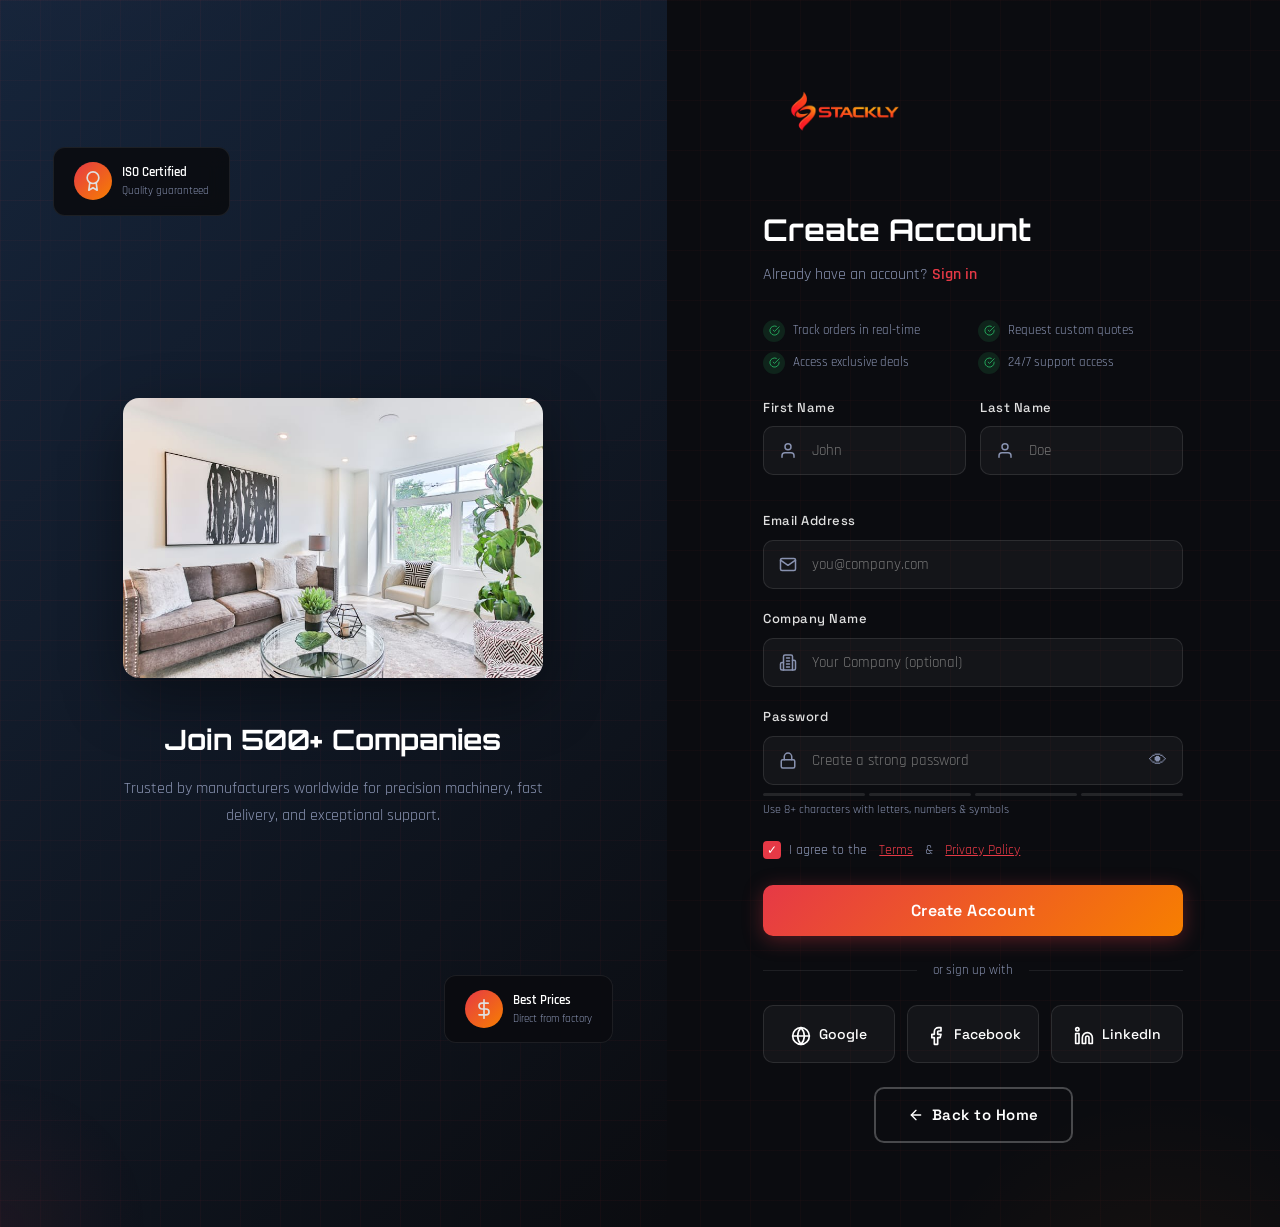
<file: signup.html>
<!DOCTYPE html>
<html lang="en">
<head>
  <meta charset="UTF-8">
  <meta name="viewport" content="width=device-width, initial-scale=1.0">
  <title>Sign Up | Stackly Industries</title>
  <link rel="stylesheet" href="css/style.css">
  <style>
    .auth-page {
      min-height: 100vh;
      display: flex;
      background: var(--dark);
      position: relative;
      overflow: hidden;
    }

    .auth-page::before {
      content: '';
      position: absolute;
      top: -50%;
      left: -20%;
      width: 700px;
      height: 700px;
      background: radial-gradient(circle, rgba(230,57,70,0.08), transparent 70%);
      border-radius: 50%;
      pointer-events: none;
    }

    .auth-page::after {
      content: '';
      position: absolute;
      bottom: -30%;
      right: -10%;
      width: 500px;
      height: 500px;
      background: radial-gradient(circle, rgba(247,127,0,0.06), transparent 70%);
      border-radius: 50%;
      pointer-events: none;
    }

    .auth-left {
      flex: 1;
      display: flex;
      flex-direction: column;
      align-items: center;
      justify-content: center;
      padding: 60px 40px;
      position: relative;
      z-index: 1;
    }

    .auth-right {
      flex: 1.1;
      background: linear-gradient(135deg, rgba(29,53,87,0.6), rgba(11,12,16,0.9));
      display: flex;
      align-items: center;
      justify-content: center;
      position: relative;
      overflow: hidden;
      padding: 40px;
    }

    .auth-right::before {
      content: '';
      position: absolute;
      top: 0;
      left: 0;
      width: 100%;
      height: 100%;
      background-image:
        linear-gradient(rgba(230,57,70,0.04) 1px, transparent 1px),
        linear-gradient(90deg, rgba(230,57,70,0.04) 1px, transparent 1px);
      background-size: 40px 40px;
    }

    .auth-right-content {
      position: relative;
      z-index: 2;
      text-align: center;
      max-width: 420px;
    }

    .auth-right-content img {
      width: 100%;
      max-width: 480px;
      margin-bottom: 32px;
      border-radius: 16px;
      box-shadow: 0 20px 60px rgba(0,0,0,0.4);
    }

    .auth-right-content h2 {
      font-family: 'Orbitron', sans-serif;
      font-size: 28px;
      font-weight: 700;
      color: #fff;
      margin-bottom: 12px;
    }

    .auth-right-content p {
      color: var(--text-dim);
      font-size: 16px;
      line-height: 1.7;
    }

    .auth-right .floating-badge {
      position: absolute;
      background: rgba(11,12,16,0.9);
      backdrop-filter: blur(10px);
      border: 1px solid rgba(255,255,255,0.08);
      border-radius: 12px;
      padding: 14px 20px;
      display: flex;
      align-items: center;
      gap: 10px;
      animation: floatCard 5s ease-in-out infinite;
    }

    .auth-right .floating-badge.badge-1 { top: 12%; left: 8%; }
    .auth-right .floating-badge.badge-2 { bottom: 15%; right: 8%; animation-delay: 2s; }

    .floating-badge .badge-icon {
      width: 38px;
      height: 38px;
      background: var(--gradient-1);
      border-radius: 50%;
      display: flex;
      align-items: center;
      justify-content: center;
      font-size: 16px;
    }

    .floating-badge .badge-icon svg {
      width: 20px;
      height: 20px;
    }

    .floating-badge .badge-text h5 {
      font-size: 13px;
      color: #fff;
      font-weight: 600;
    }

    .floating-badge .badge-text p {
      font-size: 11px;
      color: var(--text-dim);
    }

    /* Auth Form */
    .auth-form-card {
      width: 100%;
      max-width: 420px;
    }

    .auth-logo {
      display: flex;
      align-items: center;
      gap: 10px;
      margin-bottom: 36px;
      text-decoration: none;
    }

    .auth-logo img {
      height: 110px;
      width: auto;
      object-fit: contain;
    }

    .auth-form-card h2 {
      font-family: 'Orbitron', sans-serif;
      font-size: 30px;
      font-weight: 700;
      color: #fff;
      margin-bottom: 8px;
    }

    .auth-form-card .subtitle {
      color: var(--text-dim);
      font-size: 16px;
      margin-bottom: 32px;
    }

    .auth-form-card .subtitle a {
      color: var(--primary);
      text-decoration: none;
      font-weight: 600;
      transition: var(--transition);
    }

    .auth-form-card .subtitle a:hover {
      color: var(--accent);
    }

    .auth-form .form-row {
      display: grid;
      grid-template-columns: 1fr 1fr;
      gap: 14px;
    }

    .auth-form .form-group {
      margin-bottom: 20px;
    }

    .auth-form .form-group label {
      display: block;
      font-family: 'Space Grotesk', sans-serif;
      font-size: 13px;
      font-weight: 500;
      color: var(--text);
      margin-bottom: 8px;
      letter-spacing: 0.5px;
    }

    .auth-form .input-wrapper {
      position: relative;
    }

    .auth-form .input-wrapper .input-icon {
      position: absolute;
      left: 16px;
      top: 50%;
      transform: translateY(-50%);
      font-size: 18px;
      color: var(--text-dim);
      pointer-events: none;
      transition: var(--transition);
    }

    .auth-form input[type="text"],
    .auth-form input[type="email"],
    .auth-form input[type="password"],
    .auth-form select {
      width: 100%;
      padding: 14px 18px 14px 48px;
      background: rgba(255,255,255,0.04);
      border: 1px solid rgba(255,255,255,0.1);
      border-radius: 10px;
      color: #fff;
      font-family: 'Rajdhani', sans-serif;
      font-size: 15px;
      outline: none;
      transition: var(--transition);
    }

    .auth-form input:focus,
    .auth-form select:focus {
      border-color: var(--primary);
      box-shadow: 0 0 0 3px rgba(230,57,70,0.1);
    }

    .auth-form select option {
      background: var(--dark-2);
      color: #fff;
    }

    .auth-form .toggle-password {
      position: absolute;
      right: 16px;
      top: 50%;
      transform: translateY(-50%);
      background: none;
      border: none;
      color: var(--text-dim);
      cursor: pointer;
      font-size: 18px;
      transition: var(--transition);
      padding: 0;
    }

    .auth-form .toggle-password:hover {
      color: var(--primary);
    }

    .password-strength {
      display: flex;
      gap: 4px;
      margin-top: 8px;
    }

    .password-strength .bar {
      flex: 1;
      height: 3px;
      background: rgba(255,255,255,0.1);
      border-radius: 2px;
      transition: var(--transition);
    }

    .password-strength .bar.active-weak { background: #e63946; }
    .password-strength .bar.active-medium { background: #f77f00; }
    .password-strength .bar.active-strong { background: #27ae60; }

    .password-hint {
      font-size: 12px;
      color: var(--text-dim);
      margin-top: 4px;
    }

    .auth-options {
      display: flex;
      align-items: center;
      justify-content: space-between;
      margin-bottom: 24px;
    }

    .auth-options label {
      display: flex;
      align-items: center;
      gap: 8px;
      font-size: 14px;
      color: var(--text-dim);
      cursor: pointer;
    }

    .auth-options label input[type="checkbox"] {
      display: none;
    }

    .checkbox-custom {
      width: 18px;
      height: 18px;
      border: 2px solid rgba(255,255,255,0.15);
      border-radius: 4px;
      display: flex;
      align-items: center;
      justify-content: center;
      transition: var(--transition);
      flex-shrink: 0;
    }

    .auth-options label input[type="checkbox"]:checked + .checkbox-custom {
      background: var(--primary);
      border-color: var(--primary);
    }

    .checkbox-custom::after {
      content: '✓';
      color: #fff;
      font-size: 12px;
      opacity: 0;
      transition: var(--transition);
    }

    .auth-options label input[type="checkbox"]:checked + .checkbox-custom::after {
      opacity: 1;
    }

    .auth-form .btn-auth {
      width: 100%;
      padding: 15px;
      justify-content: center;
      font-size: 16px;
      border-radius: 10px;
      margin-bottom: 24px;
    }

    .auth-divider {
      display: flex;
      align-items: center;
      gap: 16px;
      margin-bottom: 24px;
    }

    .auth-divider::before,
    .auth-divider::after {
      content: '';
      flex: 1;
      height: 1px;
      background: rgba(255,255,255,0.08);
    }

    .auth-divider span {
      font-size: 13px;
      color: var(--text-dim);
      white-space: nowrap;
    }

    .social-login {
      display: flex;
      gap: 12px;
      margin-bottom: 24px;
    }

    .social-btn {
      flex: 1;
      padding: 12px;
      background: rgba(255,255,255,0.04);
      border: 1px solid rgba(255,255,255,0.1);
      border-radius: 10px;
      color: #fff;
      font-size: 18px;
      cursor: pointer;
      transition: var(--transition);
      display: flex;
      align-items: center;
      justify-content: center;
      gap: 8px;
      font-family: 'Space Grotesk', sans-serif;
      font-size: 14px;
      font-weight: 500;
    }

    .social-btn:hover {
      border-color: rgba(230,57,70,0.4);
      background: rgba(230,57,70,0.08);
      transform: translateY(-2px);
    }

    .social-btn .social-icon {
      font-size: 20px;
    }

    .auth-grid-pattern {
      position: absolute;
      top: 0;
      left: 0;
      width: 100%;
      height: 100%;
      background-image:
        linear-gradient(rgba(230,57,70,0.03) 1px, transparent 1px),
        linear-gradient(90deg, rgba(230,57,70,0.03) 1px, transparent 1px);
      background-size: 50px 50px;
      pointer-events: none;
    }

    .signup-features {
      display: grid;
      grid-template-columns: 1fr 1fr;
      gap: 10px;
      margin-bottom: 24px;
    }

    .signup-feature {
      display: flex;
      align-items: center;
      gap: 8px;
      font-size: 13px;
      color: var(--text-dim);
    }

    .signup-feature .feat-check {
      width: 22px;
      height: 22px;
      background: rgba(39,174,96,0.15);
      border-radius: 50%;
      display: flex;
      align-items: center;
      justify-content: center;
      color: #27ae60;
      font-size: 11px;
      flex-shrink: 0;
    }

    .signup-feature .feat-check svg {
      width: 12px;
      height: 12px;
    }

    @media (max-width: 900px) {
      .auth-page { flex-direction: column; }
      .auth-right { display: none; }
      .auth-left { padding: 40px 24px; }
      .auth-form .form-row { grid-template-columns: 1fr; }
    }
  </style>
</head>
<body>

  <div class="preloader"><div class="preloader-gear"></div></div>
  <div class="particles-container"></div>

  <div class="auth-page">
    <div class="auth-grid-pattern"></div>

    <!-- LEFT: VISUAL -->
    <div class="auth-right">
      <div class="floating-badge badge-1 tilt-card">
        <div class="badge-icon"><svg viewBox="0 0 24 24" fill="none" stroke="currentColor" stroke-width="2" stroke-linecap="round" stroke-linejoin="round"><circle cx="12" cy="8" r="7"/><polyline points="8.21 13.89 7 23 12 20 17 23 15.79 13.88"/></svg></div>
        <div class="badge-text">
          <h5>ISO Certified</h5>
          <p>Quality guaranteed</p>
        </div>
      </div>
      <div class="floating-badge badge-2 tilt-card">
        <div class="badge-icon"><svg viewBox="0 0 24 24" fill="none" stroke="currentColor" stroke-width="2" stroke-linecap="round" stroke-linejoin="round"><line x1="12" y1="1" x2="12" y2="23"/><path d="M17 5H9.5a3.5 3.5 0 0 0 0 7h5a3.5 3.5 0 0 1 0 7H6"/></svg></div>
        <div class="badge-text">
          <h5>Best Prices</h5>
          <p>Direct from factory</p>
        </div>
      </div>
      <div class="auth-right-content reveal-scale">
        <img src="images/tech-engineer.webp" alt="Stackly Manufacturing">
        <h2>Join 500+ Companies</h2>
        <p>Trusted by manufacturers worldwide for precision machinery, fast delivery, and exceptional support.</p>
      </div>
    </div>

    <!-- RIGHT: FORM -->
    <div class="auth-left">
      <div class="auth-form-card reveal">
        <a href="index.html" class="auth-logo">
          <img src="images/logo.webp" alt="Stackly Logo">
        </a>
        <h2>Create Account</h2>
        <p class="subtitle">Already have an account? <a href="signin.html">Sign in</a></p>

        <div class="signup-features">
          <div class="signup-feature"><span class="feat-check"><svg viewBox="0 0 24 24" fill="none" stroke="currentColor" stroke-width="2" stroke-linecap="round" stroke-linejoin="round" style="width:1em;height:1em;vertical-align:middle"><path d="M22 11.08V12a10 10 0 1 1-5.93-9.14"/><polyline points="22 4 12 14.01 9 11.01"/></svg></span> Track orders in real-time</div>
          <div class="signup-feature"><span class="feat-check"><svg viewBox="0 0 24 24" fill="none" stroke="currentColor" stroke-width="2" stroke-linecap="round" stroke-linejoin="round" style="width:1em;height:1em;vertical-align:middle"><path d="M22 11.08V12a10 10 0 1 1-5.93-9.14"/><polyline points="22 4 12 14.01 9 11.01"/></svg></span> Request custom quotes</div>
          <div class="signup-feature"><span class="feat-check"><svg viewBox="0 0 24 24" fill="none" stroke="currentColor" stroke-width="2" stroke-linecap="round" stroke-linejoin="round" style="width:1em;height:1em;vertical-align:middle"><path d="M22 11.08V12a10 10 0 1 1-5.93-9.14"/><polyline points="22 4 12 14.01 9 11.01"/></svg></span> Access exclusive deals</div>
          <div class="signup-feature"><span class="feat-check"><svg viewBox="0 0 24 24" fill="none" stroke="currentColor" stroke-width="2" stroke-linecap="round" stroke-linejoin="round" style="width:1em;height:1em;vertical-align:middle"><path d="M22 11.08V12a10 10 0 1 1-5.93-9.14"/><polyline points="22 4 12 14.01 9 11.01"/></svg></span> 24/7 support access</div>
        </div>

        <form class="auth-form" id="signupForm">
          <div class="form-row">
            <div class="form-group">
              <label>First Name</label>
              <div class="input-wrapper">
                <input type="text" placeholder="John" required>
                <span class="input-icon"><svg viewBox="0 0 24 24" fill="none" stroke="currentColor" stroke-width="2" stroke-linecap="round" stroke-linejoin="round" style="width:1em;height:1em;vertical-align:middle"><path d="M20 21v-2a4 4 0 0 0-4-4H8a4 4 0 0 0-4 4v2"/><circle cx="12" cy="7" r="4"/></svg></span>
              </div>
            </div>
            <div class="form-group">
              <label>Last Name</label>
              <div class="input-wrapper">
                <input type="text" placeholder="Doe" required>
                <span class="input-icon"><svg viewBox="0 0 24 24" fill="none" stroke="currentColor" stroke-width="2" stroke-linecap="round" stroke-linejoin="round" style="width:1em;height:1em;vertical-align:middle"><path d="M20 21v-2a4 4 0 0 0-4-4H8a4 4 0 0 0-4 4v2"/><circle cx="12" cy="7" r="4"/></svg></span>
              </div>
            </div>
          </div>

          <div class="form-group">
            <label>Email Address</label>
            <div class="input-wrapper">
              <input type="email" id="signupEmail" placeholder="you@company.com" required>
              <span class="input-icon"><svg viewBox="0 0 24 24" fill="none" stroke="currentColor" stroke-width="2" stroke-linecap="round" stroke-linejoin="round" style="width:1em;height:1em;vertical-align:middle"><path d="M4 4h16c1.1 0 2 .9 2 2v12c0 1.1-.9 2-2 2H4c-1.1 0-2-.9-2-2V6c0-1.1.9-2 2-2z"/><polyline points="22,6 12,13 2,6"/></svg></span>
            </div>
          </div>

          <div class="form-group">
            <label>Company Name</label>
            <div class="input-wrapper">
              <input type="text" placeholder="Your Company (optional)">
              <span class="input-icon"><svg viewBox="0 0 24 24" fill="none" stroke="currentColor" stroke-width="2" stroke-linecap="round" stroke-linejoin="round" style="width:1em;height:1em;vertical-align:middle"><path d="M6 22V4a2 2 0 0 1 2-2h8a2 2 0 0 1 2 2v18Z"/><path d="M6 12H4a2 2 0 0 0-2 2v6a2 2 0 0 0 2 2h2"/><path d="M18 9h2a2 2 0 0 1 2 2v9a2 2 0 0 1-2 2h-2"/><path d="M10 6h4"/><path d="M10 10h4"/><path d="M10 14h4"/><path d="M10 18h4"/></svg></span>
            </div>
          </div>

          <div class="form-group">
            <label>Password</label>
            <div class="input-wrapper">
              <input type="password" id="signupPassword" placeholder="Create a strong password" required minlength="8">
              <span class="input-icon"><svg viewBox="0 0 24 24" fill="none" stroke="currentColor" stroke-width="2" stroke-linecap="round" stroke-linejoin="round" style="width:1em;height:1em;vertical-align:middle"><rect x="3" y="11" width="18" height="11" rx="2" ry="2"/><path d="M7 11V7a5 5 0 0 1 10 0v4"/></svg></span>
              <button type="button" class="toggle-password" data-target="signupPassword" aria-label="Toggle password">&#128065;</button>
            </div>
            <div class="password-strength">
              <div class="bar" id="str1"></div>
              <div class="bar" id="str2"></div>
              <div class="bar" id="str3"></div>
              <div class="bar" id="str4"></div>
            </div>
            <p class="password-hint" id="passwordHint">Use 8+ characters with letters, numbers & symbols</p>
          </div>

          <div class="auth-options">
            <label>
              <input type="checkbox" checked>
              <span class="checkbox-custom"></span>
              I agree to the <a href="404.html" style="color:var(--primary);margin-left:4px">Terms</a>&nbsp;&amp;&nbsp;<a href="404.html" style="color:var(--primary)">Privacy Policy</a>
            </label>
          </div>

          <button type="submit" class="btn btn-primary btn-auth magnetic-btn">Create Account</button>
        </form>

        <div class="auth-divider"><span>or sign up with</span></div>

        <div class="social-login">
          <a href="404.html" class="social-btn" style="text-decoration:none;">
            <span class="social-icon"><svg viewBox="0 0 24 24" fill="none" stroke="currentColor" stroke-width="2" stroke-linecap="round" stroke-linejoin="round" style="width:1em;height:1em;vertical-align:middle"><circle cx="12" cy="12" r="10"/><line x1="2" y1="12" x2="22" y2="12"/><path d="M12 2a15.3 15.3 0 0 1 4 10 15.3 15.3 0 0 1-4 10 15.3 15.3 0 0 1-4-10 15.3 15.3 0 0 1 4-10z"/></svg></span> Google
          </a>
          <a href="404.html" class="social-btn" style="text-decoration:none;">
            <span class="social-icon"><svg viewBox="0 0 24 24" fill="none" stroke="currentColor" stroke-width="2" stroke-linecap="round" stroke-linejoin="round" style="width:1em;height:1em;vertical-align:middle"><path d="M18 2h-3a5 5 0 0 0-5 5v3H7v4h3v8h4v-8h3l1-4h-4V7a1 1 0 0 1 1-1h3z"/></svg></span> Facebook
          </a>
          <a href="404.html" class="social-btn" style="text-decoration:none;">
            <span class="social-icon"><svg viewBox="0 0 24 24" fill="none" stroke="currentColor" stroke-width="2" stroke-linecap="round" stroke-linejoin="round" style="width:1em;height:1em;vertical-align:middle"><path d="M16 8a6 6 0 0 1 6 6v7h-4v-7a2 2 0 0 0-2-2 2 2 0 0 0-2 2v7h-4v-7a6 6 0 0 1 6-6z"/><rect x="2" y="9" width="4" height="12"/><circle cx="4" cy="4" r="2"/></svg></span> LinkedIn
          </a>
        </div>
      </div>
       <a href="index.html" class="btn btn-outline back-home-btn" style="margin-bottom:24px;display:inline-flex;align-items:center;gap:8px;">
          <svg viewBox="0 0 24 24" fill="none" stroke="currentColor" stroke-width="2" stroke-linecap="round" stroke-linejoin="round" style="width:16px;height:16px;vertical-align:middle"><path d="M19 12H5"/><polyline points="12 19 5 12 12 5"/></svg>
          Back to Home
        </a>
    </div>
  </div>

  <script src="js/icons.js"></script>
  <script src="js/script.js"></script>
  <script>
    // Toggle password visibility
    document.querySelectorAll('.toggle-password').forEach(btn => {
      btn.addEventListener('click', () => {
        const target = document.getElementById(btn.getAttribute('data-target'));
        if (target.type === 'password') {
          target.type = 'text';
          btn.innerHTML = '&#128064;';
        } else {
          target.type = 'password';
          btn.innerHTML = '&#128065;';
        }
      });
    });

    // Password strength meter
    const passwordInput = document.getElementById('signupPassword');
    const bars = [
      document.getElementById('str1'),
      document.getElementById('str2'),
      document.getElementById('str3'),
      document.getElementById('str4')
    ];
    const hint = document.getElementById('passwordHint');

    passwordInput?.addEventListener('input', (e) => {
      const val = e.target.value;
      let score = 0;
      if (val.length >= 8) score++;
      if (val.length >= 12) score++;
      if (/[A-Z]/.test(val) && /[a-z]/.test(val)) score++;
      if (/[0-9]/.test(val) && /[^A-Za-z0-9]/.test(val)) score++;

      const levels = ['', 'active-weak', 'active-medium', 'active-medium', 'active-strong'];
      const hints = [
        'Use 8+ characters with letters, numbers & symbols',
        'Weak — add more characters',
        'Fair — add numbers or symbols',
        'Good — almost there!',
        'Strong password!'
      ];

      bars.forEach((bar, i) => {
        bar.className = 'bar';
        if (i < score) bar.classList.add(levels[score]);
      });

      hint.textContent = hints[score];
      hint.style.color = score <= 1 ? 'var(--text-dim)' : score === 4 ? '#27ae60' : 'var(--accent)';
    });

    // Sign-up form handler
    const signupForm = document.getElementById('signupForm');
    signupForm?.addEventListener('submit', (e) => {
      e.preventDefault();
      const btn = signupForm.querySelector('.btn-auth');
      const originalText = btn.innerHTML;
      btn.innerHTML = '&#10003; Account Created!';
      btn.style.background = '#27ae60';
      setTimeout(() => {
        btn.innerHTML = originalText;
        btn.style.background = '';
        window.location.href = 'signin.html';
      }, 2000);
    });
  </script>
</body>
</html>
</file>
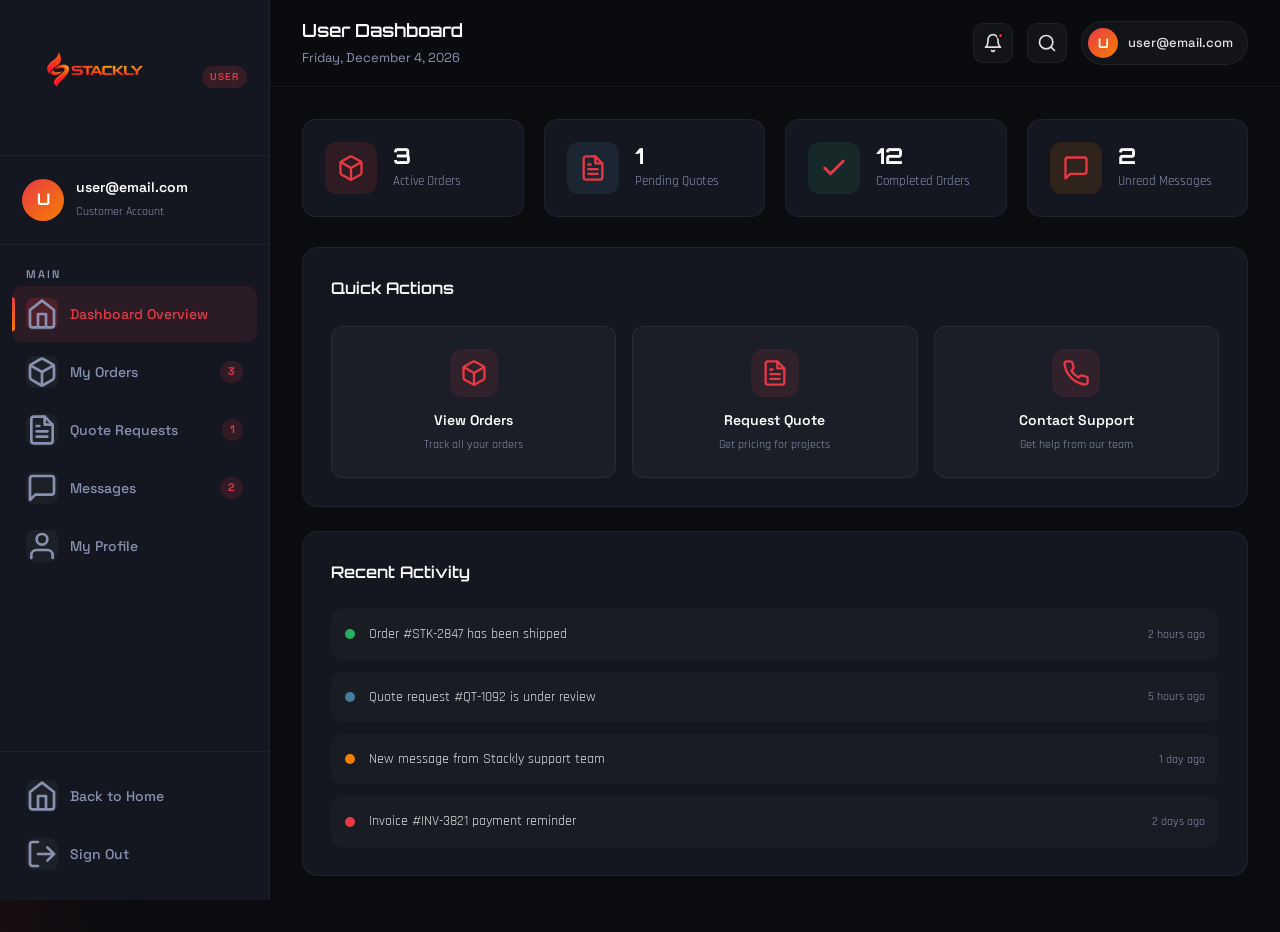
<file: user-dashboard.html>
<!DOCTYPE html>
<html lang="en">
<head>
  <meta charset="UTF-8">
  <meta name="viewport" content="width=device-width, initial-scale=1.0">
  <title>User Dashboard | Stackly Industries</title>
  <link rel="stylesheet" href="css/style.css">
</head>
<body>

  <div class="preloader"><div class="preloader-gear"></div></div>

  <div class="dashboard">
    <!-- SIDEBAR -->
    <aside class="dash-sidebar" id="dashSidebar">
      <div class="dash-sidebar-header">
        <a href="index.html"><img src="images/logo.webp" alt="Stackly"></a>
        <span class="sidebar-badge badge-user">User</span>
        <button class="dash-sidebar-close" id="sidebarClose">&times;</button>
      </div>

      <div class="dash-user-info">
        <div class="dash-user-avatar" id="userAvatar">U</div>
        <div class="dash-user-details">
          <h5 id="sidebarEmail">user@email.com</h5>
          <span class="user-role-label">Customer Account</span>
        </div>
      </div>

      <nav class="dash-nav">
        <span class="dash-nav-label">Main</span>
        <a class="dash-nav-item active" data-panel="overview">
          <span class="nav-icon"><svg viewBox="0 0 24 24" fill="none" stroke="currentColor" stroke-width="2" stroke-linecap="round" stroke-linejoin="round"><path d="m3 9 9-7 9 7v11a2 2 0 0 1-2 2H5a2 2 0 0 1-2-2z"/><polyline points="9 22 9 12 15 12 15 22"/></svg></span> Dashboard Overview
        </a>
        <a class="dash-nav-item" data-panel="orders">
          <span class="nav-icon"><svg viewBox="0 0 24 24" fill="none" stroke="currentColor" stroke-width="2" stroke-linecap="round" stroke-linejoin="round"><path d="M21 16V8a2 2 0 0 0-1-1.73l-7-4a2 2 0 0 0-2 0l-7 4A2 2 0 0 0 3 8v8a2 2 0 0 0 1 1.73l7 4a2 2 0 0 0 2 0l7-4A2 2 0 0 0 21 16z"/><polyline points="3.27 6.96 12 12.01 20.73 6.96"/><line x1="12" y1="22.08" x2="12" y2="12"/></svg></span> My Orders
          <span class="nav-badge">3</span>
        </a>
        <a class="dash-nav-item" data-panel="quotes">
          <span class="nav-icon"><svg viewBox="0 0 24 24" fill="none" stroke="currentColor" stroke-width="2" stroke-linecap="round" stroke-linejoin="round"><path d="M14 2H6a2 2 0 0 0-2 2v16a2 2 0 0 0 2 2h12a2 2 0 0 0 2-2V8z"/><polyline points="14 2 14 8 20 8"/><line x1="16" y1="13" x2="8" y2="13"/><line x1="16" y1="17" x2="8" y2="17"/><polyline points="10 9 9 9 8 9"/></svg></span> Quote Requests
          <span class="nav-badge">1</span>
        </a>
        <a class="dash-nav-item" data-panel="messages">
          <span class="nav-icon"><svg viewBox="0 0 24 24" fill="none" stroke="currentColor" stroke-width="2" stroke-linecap="round" stroke-linejoin="round"><path d="M21 15a2 2 0 0 1-2 2H7l-4 4V5a2 2 0 0 1 2-2h14a2 2 0 0 1 2 2z"/></svg></span> Messages
          <span class="nav-badge">2</span>
        </a>
        <a class="dash-nav-item" data-panel="profile">
          <span class="nav-icon"><svg viewBox="0 0 24 24" fill="none" stroke="currentColor" stroke-width="2" stroke-linecap="round" stroke-linejoin="round"><path d="M20 21v-2a4 4 0 0 0-4-4H8a4 4 0 0 0-4 4v2"/><circle cx="12" cy="7" r="4"/></svg></span> My Profile
        </a>
      </nav>

      <div class="dash-sidebar-footer">
        <a class="dash-nav-item" href="index.html">
          <span class="nav-icon"><svg viewBox="0 0 24 24" fill="none" stroke="currentColor" stroke-width="2" stroke-linecap="round" stroke-linejoin="round"><path d="m3 9 9-7 9 7v11a2 2 0 0 1-2 2H5a2 2 0 0 1-2-2z"/><polyline points="9 22 9 12 15 12 15 22"/></svg></span> Back to Home
        </a>
        <a class="dash-nav-item" href="signin.html" id="logoutBtn">
          <span class="nav-icon"><svg viewBox="0 0 24 24" fill="none" stroke="currentColor" stroke-width="2" stroke-linecap="round" stroke-linejoin="round"><path d="M9 21H5a2 2 0 0 1-2-2V5a2 2 0 0 1 2-2h4"/><polyline points="16 17 21 12 16 7"/><line x1="21" y1="12" x2="9" y2="12"/></svg></span> Sign Out
        </a>
      </div>
    </aside>

    <!-- MAIN -->
    <main class="dash-main">
      <!-- TOPBAR -->
      <header class="dash-topbar">
        <div class="dash-topbar-left">
          <button class="dash-menu-toggle" id="menuToggle">
            <span></span><span></span><span></span>
          </button>
          <div>
            <h2 id="topbarTitle"> User Dashboard</h2>
            <span class="topbar-date" id="topbarDate"></span>
          </div>
        </div>
        <div class="dash-topbar-right">
          <a href="404.html" class="topbar-icon-btn" style="text-decoration:none;">
            <svg width="20" height="20" viewBox="0 0 24 24" fill="none" stroke="currentColor" stroke-width="2" stroke-linecap="round" stroke-linejoin="round"><path d="M18 8A6 6 0 0 0 6 8c0 7-3 9-3 9h18s-3-2-3-9"/><path d="M13.73 21a2 2 0 0 1-3.46 0"/></svg>
            <span class="notif-dot"></span>
          </a>
          <a href="404.html" class="topbar-icon-btn" style="text-decoration:none;">
            <svg width="20" height="20" viewBox="0 0 24 24" fill="none" stroke="currentColor" stroke-width="2" stroke-linecap="round" stroke-linejoin="round"><circle cx="11" cy="11" r="8"/><line x1="21" y1="21" x2="16.65" y2="16.65"/></svg>
          </a>
          <div class="topbar-email" id="topbarEmail">
            <span class="email-avatar" id="topbarAvatar">U</span>
            <span class="email-text" id="topbarEmailText">user@email.com</span>
          </div>
        </div>
      </header>

      <!-- CONTENT -->
      <div class="dash-content">

        <!-- PANEL: OVERVIEW -->
        <div class="dash-panel active" id="panel-overview">
          <div class="dash-stats-row">
            <div class="dash-stat-card">
              <div class="dash-stat-icon red"><svg viewBox="0 0 24 24" fill="none" stroke="currentColor" stroke-width="2" stroke-linecap="round" stroke-linejoin="round"><path d="M21 16V8a2 2 0 0 0-1-1.73l-7-4a2 2 0 0 0-2 0l-7 4A2 2 0 0 0 3 8v8a2 2 0 0 0 1 1.73l7 4a2 2 0 0 0 2 0l7-4A2 2 0 0 0 21 16z"/><polyline points="3.27 6.96 12 12.01 20.73 6.96"/><line x1="12" y1="22.08" x2="12" y2="12"/></svg></div>
              <div class="dash-stat-info"><h3>3</h3><p>Active Orders</p></div>
            </div>
            <div class="dash-stat-card">
              <div class="dash-stat-icon blue"><svg viewBox="0 0 24 24" fill="none" stroke="currentColor" stroke-width="2" stroke-linecap="round" stroke-linejoin="round"><path d="M14 2H6a2 2 0 0 0-2 2v16a2 2 0 0 0 2 2h12a2 2 0 0 0 2-2V8z"/><polyline points="14 2 14 8 20 8"/><line x1="16" y1="13" x2="8" y2="13"/><line x1="16" y1="17" x2="8" y2="17"/><polyline points="10 9 9 9 8 9"/></svg></div>
              <div class="dash-stat-info"><h3>1</h3><p>Pending Quotes</p></div>
            </div>
            <div class="dash-stat-card">
              <div class="dash-stat-icon green"><svg viewBox="0 0 24 24" fill="none" stroke="currentColor" stroke-width="2.5" stroke-linecap="round" stroke-linejoin="round"><polyline points="20 6 9 17 4 12"/></svg></div>
              <div class="dash-stat-info"><h3>12</h3><p>Completed Orders</p></div>
            </div>
            <div class="dash-stat-card">
              <div class="dash-stat-icon orange"><svg viewBox="0 0 24 24" fill="none" stroke="currentColor" stroke-width="2" stroke-linecap="round" stroke-linejoin="round"><path d="M21 15a2 2 0 0 1-2 2H7l-4 4V5a2 2 0 0 1 2-2h14a2 2 0 0 1 2 2z"/></svg></div>
              <div class="dash-stat-info"><h3>2</h3><p>Unread Messages</p></div>
            </div>
          </div>

          <div class="dash-card">
            <div class="dash-card-header">
              <h3>Quick Actions</h3>
            </div>
            <div class="dash-actions-grid">
              <a class="dash-action-card" data-panel="orders">
                <div class="action-icon"><svg viewBox="0 0 24 24" fill="none" stroke="currentColor" stroke-width="2" stroke-linecap="round" stroke-linejoin="round"><path d="M21 16V8a2 2 0 0 0-1-1.73l-7-4a2 2 0 0 0-2 0l-7 4A2 2 0 0 0 3 8v8a2 2 0 0 0 1 1.73l7 4a2 2 0 0 0 2 0l7-4A2 2 0 0 0 21 16z"/><polyline points="3.27 6.96 12 12.01 20.73 6.96"/><line x1="12" y1="22.08" x2="12" y2="12"/></svg></div>
                <h4>View Orders</h4>
                <p>Track all your orders</p>
              </a>
              <a class="dash-action-card" data-panel="quotes">
                <div class="action-icon"><svg viewBox="0 0 24 24" fill="none" stroke="currentColor" stroke-width="2" stroke-linecap="round" stroke-linejoin="round"><path d="M14 2H6a2 2 0 0 0-2 2v16a2 2 0 0 0 2 2h12a2 2 0 0 0 2-2V8z"/><polyline points="14 2 14 8 20 8"/><line x1="16" y1="13" x2="8" y2="13"/><line x1="16" y1="17" x2="8" y2="17"/><polyline points="10 9 9 9 8 9"/></svg></div>
                <h4>Request Quote</h4>
                <p>Get pricing for projects</p>
              </a>
              <a class="dash-action-card" href="contact.html">
                <div class="action-icon"><svg viewBox="0 0 24 24" fill="none" stroke="currentColor" stroke-width="2" stroke-linecap="round" stroke-linejoin="round"><path d="M22 16.92v3a2 2 0 0 1-2.18 2 19.79 19.79 0 0 1-8.63-3.07 19.5 19.5 0 0 1-6-6 19.79 19.79 0 0 1-3.07-8.67A2 2 0 0 1 4.11 2h3a2 2 0 0 1 2 1.72 12.84 12.84 0 0 0 .7 2.81 2 2 0 0 1-.45 2.11L8.09 9.91a16 16 0 0 0 6 6l1.27-1.27a2 2 0 0 1 2.11-.45 12.84 12.84 0 0 0 2.81.7A2 2 0 0 1 22 16.92z"/></svg></div>
                <h4>Contact Support</h4>
                <p>Get help from our team</p>
              </a>
            </div>
          </div>

          <div class="dash-card">
            <div class="dash-card-header">
              <h3>Recent Activity</h3>
            </div>
            <div class="dash-activity-list">
              <div class="dash-activity-item">
                <span class="activity-dot green"></span>
                <span class="activity-text">Order #STK-2847 has been shipped</span>
                <span class="activity-time">2 hours ago</span>
              </div>
              <div class="dash-activity-item">
                <span class="activity-dot blue"></span>
                <span class="activity-text">Quote request #QT-1092 is under review</span>
                <span class="activity-time">5 hours ago</span>
              </div>
              <div class="dash-activity-item">
                <span class="activity-dot orange"></span>
                <span class="activity-text">New message from Stackly support team</span>
                <span class="activity-time">1 day ago</span>
              </div>
              <div class="dash-activity-item">
                <span class="activity-dot red"></span>
                <span class="activity-text">Invoice #INV-3821 payment reminder</span>
                <span class="activity-time">2 days ago</span>
              </div>
            </div>
          </div>
        </div>

        <!-- PANEL: ORDERS -->
        <div class="dash-panel" id="panel-orders">
          <div class="dash-card">
            <div class="dash-card-header">
              <h3>My Orders</h3>
            </div>
            <table class="dash-table">
              <thead>
                <tr>
                  <th>Order ID</th>
                  <th>Product</th>
                  <th>Date</th>
                  <th>Amount</th>
                  <th>Status</th>
                </tr>
              </thead>
              <tbody>
                <tr>
                  <td data-label="Order ID">#STK-2851</td>
                  <td data-label="Product">MF-500 CNC Lathe</td>
                  <td data-label="Date">Jul 14, 2026</td>
                  <td data-label="Amount">$48,500</td>
                  <td data-label="Status"><span class="status-badge processing">Processing</span></td>
                </tr>
                <tr>
                  <td data-label="Order ID">#STK-2847</td>
                  <td data-label="Product">CNC Tool Holders (Set)</td>
                  <td data-label="Date">Jul 10, 2026</td>
                  <td data-label="Amount">$2,340</td>
                  <td data-label="Status"><span class="status-badge completed">Shipped</span></td>
                </tr>
                <tr>
                  <td data-label="Order ID">#STK-2830</td>
                  <td data-label="Product">MF-PC3000 Plasma Cutter</td>
                  <td data-label="Date">Jun 28, 2026</td>
                  <td data-label="Amount">$35,200</td>
                  <td data-label="Status"><span class="status-badge completed">Delivered</span></td>
                </tr>
                <tr>
                  <td data-label="Order ID">#STK-2815</td>
                  <td data-label="Product">Hydraulic Cylinder Kit</td>
                  <td data-label="Date">Jun 15, 2026</td>
                  <td data-label="Amount">$4,780</td>
                  <td data-label="Status"><span class="status-badge completed">Delivered</span></td>
                </tr>
              </tbody>
            </table>
          </div>
        </div>

        <!-- PANEL: QUOTES -->
        <div class="dash-panel" id="panel-quotes">
          <div class="dash-card">
            <div class="dash-card-header">
              <h3>Quote Requests</h3>
              <a href="404.html" class="btn btn-primary" style="padding:10px 20px;font-size:13px;">+ New Quote</a>
            </div>
            <table class="dash-table">
              <thead>
                <tr>
                  <th>Quote ID</th>
                  <th>Requirement</th>
                  <th>Date</th>
                  <th>Status</th>
                </tr>
              </thead>
              <tbody>
                <tr>
                  <td data-label="Quote ID">#QT-1092</td>
                  <td data-label="Requirement">Custom 5-axis CNC Machining (50 units)</td>
                  <td data-label="Date">Jul 13, 2026</td>
                  <td data-label="Status"><span class="status-badge pending">Under Review</span></td>
                </tr>
                <tr>
                  <td data-label="Quote ID">#QT-1085</td>
                  <td data-label="Requirement">MF-H2000 Press + Installation</td>
                  <td data-label="Date">Jul 01, 2026</td>
                  <td data-label="Status"><span class="status-badge completed">Approved</span></td>
                </tr>
                <tr>
                  <td data-label="Quote ID">#QT-1070</td>
                  <td data-label="Requirement">Prototype Batch — Aerospace Brackets</td>
                  <td data-label="Date">Jun 20, 2026</td>
                  <td data-label="Status"><span class="status-badge completed">Completed</span></td>
                </tr>
              </tbody>
            </table>
          </div>
        </div>

        <!-- PANEL: MESSAGES -->
        <div class="dash-panel" id="panel-messages">
          <div class="dash-card">
            <div class="dash-card-header">
              <h3>Messages</h3>
            </div>
            <div class="dash-activity-list">
              <div class="dash-activity-item" style="cursor:pointer">
                <span class="activity-dot red"></span>
                <div style="flex:1">
                  <span class="activity-text" style="font-weight:600;display:block">Shipping Update — Order #STK-2847</span>
                  <span style="font-size:12px;color:var(--text-dim)">Your order has been dispatched and is expected to arrive by Jul 18.</span>
                </div>
                <span class="activity-time">2 hours ago</span>
              </div>
              <div class="dash-activity-item" style="cursor:pointer">
                <span class="activity-dot orange"></span>
                <div style="flex:1">
                  <span class="activity-text" style="font-weight:600;display:block">Quote Review — #QT-1092</span>
                  <span style="font-size:12px;color:var(--text-dim)">Our team is reviewing your custom CNC machining requirements. We'll respond within 24 hours.</span>
                </div>
                <span class="activity-time">5 hours ago</span>
              </div>
              <div class="dash-activity-item" style="cursor:pointer">
                <span class="activity-dot green"></span>
                <div style="flex:1">
                  <span class="activity-text" style="font-weight:600;display:block">Welcome to Stackly!</span>
                  <span style="font-size:12px;color:var(--text-dim)">Thank you for registering. Explore our products or request a custom quote anytime.</span>
                </div>
                <span class="activity-time">3 days ago</span>
              </div>
            </div>
          </div>
        </div>

        <!-- PANEL: PROFILE -->
        <div class="dash-panel" id="panel-profile">
          <div class="dash-card">
            <div class="dash-card-header">
              <h3>My Profile</h3>
            </div>
            <form class="dash-profile-form" id="profileForm">
              <div style="display:grid;grid-template-columns:1fr 1fr;gap:16px">
                <div class="form-group">
                  <label>First Name</label>
                  <input type="text" value="John" id="profileFirst">
                </div>
                <div class="form-group">
                  <label>Last Name</label>
                  <input type="text" value="Doe" id="profileLast">
                </div>
              </div>
              <div class="form-group">
                <label>Email Address</label>
                <input type="email" id="profileEmail" readonly style="opacity:0.6;cursor:not-allowed">
              </div>
              <div class="form-group">
                <label>Company Name</label>
                <input type="text" value="Doe Manufacturing Inc.">
              </div>
              <div class="form-group">
                <label>Phone Number</label>
                <input type="tel" value="+1 (555) 123-4567">
              </div>
              <a href="404.html" class="btn btn-primary" style="padding:12px 28px;text-decoration:none;">Save Changes</a>
            </form>
          </div>
        </div>

      </div>
    </main>
  </div>

  <script src="js/icons.js"></script>
  <script src="js/script.js"></script>
  <script>
    // Get email from sessionStorage or default
    const userEmail = sessionStorage.getItem('stacklyEmail') || 'user@email.com';
    const userInitial = userEmail.charAt(0).toUpperCase();

    // Populate email everywhere
    document.getElementById('sidebarEmail').textContent = userEmail;
    document.getElementById('topbarEmailText').textContent = userEmail;
    document.getElementById('topbarAvatar').textContent = userInitial;
    document.getElementById('userAvatar').textContent = userInitial;
    document.getElementById('profileEmail').value = userEmail;

    // Date
    const now = new Date();
    document.getElementById('topbarDate').textContent = now.toLocaleDateString('en-US', { weekday: 'long', year: 'numeric', month: 'long', day: 'numeric' });

    // Mobile menu toggle
    const backdrop = document.createElement('div');
    backdrop.className = 'dash-sidebar-backdrop';
    document.body.appendChild(backdrop);

    let scrollPos = 0;
    function openSidebar() {
      scrollPos = window.scrollY;
      document.body.style.top = '-' + scrollPos + 'px';
      document.getElementById('dashSidebar').classList.add('open');
      backdrop.classList.add('visible');
      document.body.classList.add('sidebar-open');
    }
    function closeSidebar() {
      document.getElementById('dashSidebar').classList.remove('open');
      backdrop.classList.remove('visible');
      document.body.classList.remove('sidebar-open');
      document.body.style.top = '';
      window.scrollTo(0, scrollPos);
      document.getElementById('menuToggle')?.classList.remove('active');
    }

    document.getElementById('menuToggle')?.addEventListener('click', () => {
      const sidebar = document.getElementById('dashSidebar');
      if (sidebar.classList.contains('open')) {
        closeSidebar();
      } else {
        openSidebar();
      }
      document.getElementById('menuToggle')?.classList.toggle('active');
    });

    document.getElementById('sidebarClose')?.addEventListener('click', closeSidebar);
    backdrop.addEventListener('click', closeSidebar);

    // Sidebar nav
    document.querySelectorAll('.dash-nav-item[data-panel]').forEach(item => {
      item.addEventListener('click', (e) => {
        e.preventDefault();
        const panel = item.getAttribute('data-panel');

        // Update active nav
        document.querySelectorAll('.dash-nav-item').forEach(n => n.classList.remove('active'));
        document.querySelectorAll(`.dash-nav-item[data-panel="${panel}"]`).forEach(n => n.classList.add('active'));

        // Show panel
        document.querySelectorAll('.dash-panel').forEach(p => p.classList.remove('active'));
        document.getElementById('panel-' + panel)?.classList.add('active');

        // Update title
        const titles = { overview: 'Dashboard', orders: 'My Orders', quotes: 'Quote Requests', messages: 'Messages', profile: 'My Profile' };
        document.getElementById('topbarTitle').textContent = titles[panel] || 'Dashboard';

        // Close mobile sidebar
        closeSidebar();
      });
    });

    // Logout
    document.getElementById('logoutBtn')?.addEventListener('click', () => {
      sessionStorage.clear();
    });
  </script>
</body>
</html>
</file>
<file: css/style.css>
/* ============================================
   MACHINERY MANUFACTURING - PREMIUM STYLES
   ============================================ */

@import url('https://fonts.googleapis.com/css2?family=Orbitron:wght@400;500;600;700;800;900&family=Rajdhani:wght@300;400;500;600;700&family=Space+Grotesk:wght@300;400;500;600;700&display=swap');

:root {
  --primary: #e63946;
  --primary-dark: #b82d38;
  --secondary: #1d3557;
  --accent: #f77f00;
  --dark: #0b0c10;
  --dark-2: #151720;
  --dark-3: #1c1e2e;
  --light: #f1faee;
  --gray: #a8dadc;
  --text: #e0e0e0;
  --text-dim: #8892b0;
  --gradient-1: linear-gradient(135deg, #e63946, #f77f00);
  --gradient-2: linear-gradient(135deg, #1d3557, #457b9d);
  --gradient-3: linear-gradient(135deg, #0b0c10, #1d3557);
  --shadow-glow: 0 0 30px rgba(230, 57, 70, 0.3);
  --shadow-card: 0 10px 40px rgba(0, 0, 0, 0.4);
  --transition: all 0.4s cubic-bezier(0.25, 0.46, 0.45, 0.94);
  --border-radius: 12px;
}

*, *::before, *::after {
  margin: 0;
  padding: 0;
  box-sizing: border-box;
}

html {
  scroll-behavior: smooth;
  overflow-x: hidden;
}

body {
  font-family: 'Rajdhani', sans-serif;
  background: var(--dark);
  color: var(--text);
  line-height: 1.6;
  overflow-x: hidden;
}

body.menu-open {
  overflow: hidden;
  position: fixed;
  width: 100%;
}

/* Custom Scrollbar */
::-webkit-scrollbar { width: 8px; }
::-webkit-scrollbar-track { background: var(--dark-2); }
::-webkit-scrollbar-thumb { background: var(--primary); border-radius: 4px; }
::-webkit-scrollbar-thumb:hover { background: var(--accent); }

/* ============================================
   PRELOADER
   ============================================ */
.preloader {
  position: fixed;
  top: 0;
  left: 0;
  width: 100%;
  height: 100%;
  background: var(--dark);
  display: flex;
  align-items: center;
  justify-content: center;
  z-index: 99999;
  transition: opacity 0.6s ease, visibility 0.6s ease;
}

.preloader.hidden {
  opacity: 0;
  visibility: hidden;
}

.preloader-gear {
  width: 80px;
  height: 80px;
  border: 4px solid transparent;
  border-top: 4px solid var(--primary);
  border-right: 4px solid var(--accent);
  border-radius: 50%;
  animation: spin 1s linear infinite;
  position: relative;
}

.preloader-gear::before {
  content: '';
  position: absolute;
  top: 10px;
  left: 10px;
  right: 10px;
  bottom: 10px;
  border: 3px solid transparent;
  border-bottom: 3px solid var(--gray);
  border-left: 3px solid var(--secondary);
  border-radius: 50%;
  animation: spin 0.6s linear infinite reverse;
}

@keyframes spin {
  to { transform: rotate(360deg); }
}

/* ============================================
   PARTICLE BACKGROUND
   ============================================ */
.particles-container {
  position: fixed;
  top: 0;
  left: 0;
  width: 100%;
  height: 100%;
  pointer-events: none;
  z-index: 0;
  overflow: hidden;
}

.particle {
  position: absolute;
  width: 3px;
  height: 3px;
  background: var(--primary);
  border-radius: 50%;
  opacity: 0.3;
  animation: floatParticle linear infinite;
}

@keyframes floatParticle {
  0% { transform: translateY(100vh) rotate(0deg); opacity: 0; }
  10% { opacity: 0.3; }
  90% { opacity: 0.3; }
  100% { transform: translateY(-10vh) rotate(720deg); opacity: 0; }
}

/* ============================================
   NAVIGATION
   ============================================ */
.navbar {
  position: fixed;
  top: 0;
  left: 0;
  width: 100%;
  z-index: 1000;
  padding: 24px 0;
  transition: var(--transition);
  background: transparent;
}

.navbar.scrolled {
  background: rgba(11, 12, 16, 0.95);
  backdrop-filter: blur(20px);
  padding: 5px 0;
  box-shadow: 0 4px 30px rgba(0, 0, 0, 0.5);
  border-bottom: 1px solid rgba(230, 57, 70, 0.1);
}

.navbar.scrolled .logo-img {
  height: 90px;
}

.navbar.scrolled .nav-links a {
  padding: 6px 14px;
}

.navbar.scrolled .nav-cta {
  padding: 6px 16px !important;
}

.navbar.scrolled .hamburger {
  width: 36px;
  height: 36px;
  padding: 7px;
}

.nav-container {
  max-width: 1300px;
  margin: 0 auto;
  padding: 0 30px;
  display: flex;
  align-items: center;
  justify-content: space-between;
}

.logo {
  display: flex;
  align-items: center;
  gap: 12px;
  text-decoration: none;
  z-index: 1001;
  margin-left: -70px;
}

.logo-icon {
  width: 48px;
  height: 48px;
  background: var(--gradient-1);
  border-radius: 10px;
  display: flex;
  align-items: center;
  justify-content: center;
  font-size: 24px;
  transform: rotate(-10deg);
  transition: var(--transition);
}

.logo:hover .logo-icon {
  transform: rotate(10deg) scale(1.1);
}

.logo-img {
  height: 130px;
  width: auto;
  object-fit: contain;
  transition: height 0.3s ease, transform 0.3s ease;
}

.logo:hover .logo-img {
  transform: scale(1.08);
}

.logo-text {
  font-family: 'Orbitron', sans-serif;
  font-size: 22px;
  font-weight: 700;
  color: #fff;
  letter-spacing: 2px;
}

.logo-text span {
  color: var(--primary);
}

.nav-links {
  display: flex;
  list-style: none;
  gap: 8px;
  align-items: center;
}

.nav-links a {
  text-decoration: none;
  color: var(--text);
  font-family: 'Space Grotesk', sans-serif;
  font-size: 15px;
  font-weight: 500;
  padding: 10px 18px;
  border-radius: 8px;
  transition: var(--transition);
  position: relative;
  letter-spacing: 0.5px;
}

.nav-links a::after {
  content: '';
  position: absolute;
  bottom: 4px;
  left: 50%;
  width: 0;
  height: 2px;
  background: var(--gradient-1);
  transition: var(--transition);
  transform: translateX(-50%);
}

.nav-links a:hover::after,
.nav-links a.active::after {
  width: 60%;
}

.nav-links a:hover,
.nav-links a.active {
  color: var(--primary);
}

.nav-cta {
  background: var(--gradient-1) !important;
  color: #fff !important;
  padding: 10px 24px !important;
  border-radius: 8px !important;
  font-weight: 600 !important;
  box-shadow: 0 4px 15px rgba(230, 57, 70, 0.3);
}

.nav-cta:hover {
  transform: translateY(-2px);
  box-shadow: 0 6px 25px rgba(230, 57, 70, 0.5) !important;
}

.nav-cta::after {
  display: none !important;
}

.hamburger {
  display: none;
  flex-direction: column;
  gap: 0;
  cursor: pointer;
  z-index: 1001;
  padding: 10px;
  width: 48px;
  height: 48px;
  align-items: center;
  justify-content: center;
  border-radius: 12px;
  transition: all 0.3s ease;
  position: relative;
}

.hamburger:hover {
  background: rgba(255,255,255,0.06);
}

.hamburger svg {
  transition: opacity 0.3s ease, transform 0.3s ease;
}

.hamburger .ham-icon-close {
  position: absolute;
  opacity: 0;
  transform: rotate(-90deg) scale(0.6);
}

.hamburger.active .ham-icon {
  opacity: 0;
  transform: rotate(90deg) scale(0.6);
}

.hamburger.active .ham-icon-close {
  opacity: 1;
  transform: rotate(0) scale(1);
}

/* ============================================
   HERO SECTION
   ============================================ */
.hero {
  min-height: 100vh;
  display: flex;
  align-items: center;
  position: relative;
  overflow: hidden;
  background: linear-gradient(135deg, rgba(11,12,16,0.92), rgba(29,53,87,0.88));
}

.hero-bg-slider {
  position: absolute;
  top: 0;
  left: 0;
  width: 100%;
  height: 100%;
  z-index: -1;
}

.hero-bg-slider .slide {
  position: absolute;
  top: 0;
  left: 0;
  width: 100%;
  height: 100%;
  background-size: cover;
  background-position: center;
  opacity: 0;
  transition: opacity 1.5s ease;
}

.hero-bg-slider .slide.active {
  opacity: 1;
}

.hero-overlay {
  position: absolute;
  top: 0;
  left: 0;
  width: 100%;
  height: 100%;
  background: linear-gradient(135deg, rgba(11,12,16,0.85), rgba(29,53,87,0.75));
  z-index: 1;
}

.hero-grid-pattern {
  position: absolute;
  top: 0;
  left: 0;
  width: 100%;
  height: 100%;
  background-image:
    linear-gradient(rgba(230,57,70,0.05) 1px, transparent 1px),
    linear-gradient(90deg, rgba(230,57,70,0.05) 1px, transparent 1px);
  background-size: 60px 60px;
  z-index: 2;
}

.hero-content {
  max-width: 1300px;
  margin: 0 auto;
  padding: 0 30px;
  position: relative;
  z-index: 3;
  display: grid;
  grid-template-columns: 1.1fr 0.9fr;
  gap: 60px;
  align-items: center;
  width: 100%;
}

.hero-text {
  opacity: 0;
  transform: translateX(-60px);
  animation: heroSlideIn 1s ease 0.3s forwards;
}

@keyframes heroSlideIn {
  to { opacity: 1; transform: translateX(0); }
}

.hero-badge {
  display: inline-flex;
  align-items: center;
  gap: 8px;
  background: rgba(230, 57, 70, 0.15);
  border: 1px solid rgba(230, 57, 70, 0.3);
  padding: 8px 20px;
  border-radius: 50px;
  font-family: 'Space Grotesk', sans-serif;
  font-size: 13px;
  font-weight: 500;
  color: var(--primary);
  letter-spacing: 2px;
  text-transform: uppercase;
  margin-bottom: 24px;
  animation: pulse-glow 2s ease infinite;
}

@keyframes pulse-glow {
  0%, 100% { box-shadow: 0 0 10px rgba(230,57,70,0.2); }
  50% { box-shadow: 0 0 25px rgba(230,57,70,0.4); }
}

.hero-title {
  font-family: 'Orbitron', sans-serif;
  font-size: clamp(36px, 5vw, 64px);
  font-weight: 800;
  line-height: 1.1;
  margin-bottom: 24px;
  color: #fff;
}

.hero-title .highlight {
  background: var(--gradient-1);
  -webkit-background-clip: text;
  -webkit-text-fill-color: transparent;
  background-clip: text;
}

.hero-title .line {
  display: block;
  overflow: hidden;
}

.hero-desc {
  font-size: 18px;
  color: var(--text-dim);
  margin-bottom: 36px;
  max-width: 520px;
  line-height: 1.7;
}

.hero-buttons {
  display: flex;
  gap: 16px;
  flex-wrap: wrap;
}

.hero-stats {
  display: flex;
  gap: 40px;
  margin-top: 50px;
  padding-top: 30px;
  border-top: 1px solid rgba(255,255,255,0.08);
}

.hero-stat h3 {
  font-family: 'Orbitron', sans-serif;
  font-size: 32px;
  font-weight: 700;
  color: var(--accent);
  line-height: 1;
}

.hero-stat p {
  font-size: 13px;
  color: var(--text-dim);
  text-transform: uppercase;
  letter-spacing: 1px;
  margin-top: 4px;
}

.hero-visual {
  position: relative;
  opacity: 0;
  transform: translateX(60px);
  animation: heroSlideIn 1s ease 0.6s forwards;
  display: flex;
  align-items: center;
  justify-content: center;
}

.hero-image-wrapper {
  position: relative;
  width: 100%;
  max-width: 500px;
}

.hero-image-wrapper img {
  width: 100%;
  border-radius: 20px;
  box-shadow: var(--shadow-card);
  border: 1px solid rgba(255,255,255,0.08);
}

.hero-image-wrapper::before {
  content: '';
  position: absolute;
  top: -15px;
  right: -15px;
  width: 100%;
  height: 100%;
  border: 2px solid var(--primary);
  border-radius: 20px;
  opacity: 0.3;
  animation: floatBox 4s ease-in-out infinite;
}

.hero-image-wrapper::after {
  content: '';
  position: absolute;
  bottom: -15px;
  left: -15px;
  width: 100%;
  height: 100%;
  border: 2px solid var(--accent);
  border-radius: 20px;
  opacity: 0.2;
  animation: floatBox 4s ease-in-out infinite 2s;
}

@keyframes floatBox {
  0%, 100% { transform: translate(0, 0); }
  50% { transform: translate(8px, -8px); }
}

.hero-float-card {
  position: absolute;
  background: rgba(21, 23, 32, 0.95);
  backdrop-filter: blur(10px);
  border: 1px solid rgba(255,255,255,0.1);
  border-radius: 12px;
  padding: 16px 20px;
  display: flex;
  align-items: center;
  gap: 12px;
  animation: floatCard 5s ease-in-out infinite;
  z-index: 5;
}

.hero-float-card.card-1 { top: 10%; left: -20px; }
.hero-float-card.card-2 { bottom: 15%; right: -20px; animation-delay: 1.5s; }

@keyframes floatCard {
  0%, 100% { transform: translateY(0); }
  50% { transform: translateY(-10px); }
}

.hero-float-card .icon-circle {
  width: 42px;
  height: 42px;
  background: var(--gradient-1);
  border-radius: 50%;
  display: flex;
  align-items: center;
  justify-content: center;
  font-size: 18px;
}

.hero-float-card .icon-circle svg {
  width: 20px;
  height: 20px;
}

.hero-float-card .card-info h4 {
  font-size: 14px;
  color: #fff;
  font-weight: 600;
}

.hero-float-card .card-info p {
  font-size: 11px;
  color: var(--text-dim);
}

/* ============================================
   BUTTONS
   ============================================ */
.btn {
  display: inline-flex;
  align-items: center;
  gap: 10px;
  padding: 14px 32px;
  border-radius: 10px;
  font-family: 'Space Grotesk', sans-serif;
  font-size: 15px;
  font-weight: 600;
  text-decoration: none;
  cursor: pointer;
  border: none;
  transition: var(--transition);
  position: relative;
  overflow: hidden;
  letter-spacing: 0.5px;
}

.btn::before {
  content: '';
  position: absolute;
  top: 0;
  left: -100%;
  width: 100%;
  height: 100%;
  background: linear-gradient(90deg, transparent, rgba(255,255,255,0.15), transparent);
  transition: left 0.5s ease;
}

.btn:hover::before {
  left: 100%;
}

.btn-primary {
  background: var(--gradient-1);
  color: #fff;
  box-shadow: 0 4px 20px rgba(230, 57, 70, 0.35);
}

.btn-primary:hover {
  transform: translateY(-3px);
  box-shadow: 0 8px 35px rgba(230, 57, 70, 0.5);
}

.btn-outline {
  background: transparent;
  color: #fff;
  border: 2px solid rgba(255,255,255,0.25);
}

.btn-outline:hover {
  border-color: var(--primary);
  color: var(--primary);
  transform: translateY(-3px);
  box-shadow: 0 8px 25px rgba(230, 57, 70, 0.2);
}

.btn-secondary {
  background: var(--gradient-2);
  color: #fff;
  box-shadow: 0 4px 20px rgba(29, 53, 87, 0.4);
}

.btn-secondary:hover {
  transform: translateY(-3px);
  box-shadow: 0 8px 35px rgba(29, 53, 87, 0.6);
}

/* ============================================
   SECTION COMMONS
   ============================================ */
.section {
  padding: 100px 0;
  position: relative;
}

.section-container {
  max-width: 1300px;
  margin: 0 auto;
  padding: 0 30px;
}

.section-header {
  text-align: center;
  margin-bottom: 70px;
}

.section-badge {
  display: inline-flex;
  align-items: center;
  gap: 6px;
  font-family: 'Space Grotesk', sans-serif;
  font-size: 13px;
  font-weight: 600;
  color: var(--primary);
  text-transform: uppercase;
  letter-spacing: 3px;
  margin-bottom: 16px;
  padding: 6px 16px;
  background: rgba(230,57,70,0.08);
  border: 1px solid rgba(230,57,70,0.15);
  border-radius: 50px;
}

.section-title {
  font-family: 'Orbitron', sans-serif;
  font-size: clamp(28px, 3.5vw, 44px);
  font-weight: 700;
  color: #fff;
  margin-bottom: 16px;
  line-height: 1.2;
}

.section-title .highlight {
  background: var(--gradient-1);
  -webkit-background-clip: text;
  -webkit-text-fill-color: transparent;
  background-clip: text;
}

.section-subtitle {
  font-size: 17px;
  color: var(--text-dim);
  max-width: 650px;
  margin: 0 auto;
  line-height: 1.7;
}

/* ============================================
   SCROLL REVEAL ANIMATIONS
   ============================================ */
.reveal {
  opacity: 0;
  transform: translateY(50px);
  transition: all 0.8s cubic-bezier(0.25, 0.46, 0.45, 0.94);
}

.reveal.active {
  opacity: 1;
  transform: translateY(0);
}

.reveal-left {
  opacity: 0;
  transform: translateX(-60px);
  transition: all 0.8s cubic-bezier(0.25, 0.46, 0.45, 0.94);
}

.reveal-left.active {
  opacity: 1;
  transform: translateX(0);
}

.reveal-right {
  opacity: 0;
  transform: translateX(60px);
  transition: all 0.8s cubic-bezier(0.25, 0.46, 0.45, 0.94);
}

.reveal-right.active {
  opacity: 1;
  transform: translateX(0);
}

.reveal-scale {
  opacity: 0;
  transform: scale(0.8);
  transition: all 0.8s cubic-bezier(0.25, 0.46, 0.45, 0.94);
}

.reveal-scale.active {
  opacity: 1;
  transform: scale(1);
}

/* Staggered children */
.stagger-children .reveal:nth-child(1) { transition-delay: 0.1s; }
.stagger-children .reveal:nth-child(2) { transition-delay: 0.2s; }
.stagger-children .reveal:nth-child(3) { transition-delay: 0.3s; }
.stagger-children .reveal:nth-child(4) { transition-delay: 0.4s; }
.stagger-children .reveal:nth-child(5) { transition-delay: 0.5s; }
.stagger-children .reveal:nth-child(6) { transition-delay: 0.6s; }

/* ============================================
   ABOUT / INTRO SECTION
   ============================================ */
.about-intro {
  background: var(--dark-2);
}

.about-grid {
  display: grid;
  grid-template-columns: 1fr 1fr;
  gap: 60px;
  align-items: center;
}

.about-image-block {
  position: relative;
}

.about-image-block img {
  width: 100%;
  border-radius: 16px;
  box-shadow: var(--shadow-card);
}

.about-image-block .experience-badge {
  position: absolute;
  bottom: -20px;
  right: -20px;
  background: var(--gradient-1);
  color: #fff;
  padding: 24px;
  border-radius: 16px;
  text-align: center;
  box-shadow: 0 10px 30px rgba(230,57,70,0.4);
}

.about-image-block .experience-badge h3 {
  font-family: 'Orbitron', sans-serif;
  font-size: 36px;
  font-weight: 800;
  line-height: 1;
}

.about-image-block .experience-badge p {
  font-size: 13px;
  text-transform: uppercase;
  letter-spacing: 1px;
  margin-top: 4px;
}

.about-content .about-tag {
  display: inline-block;
  font-family: 'Space Grotesk', sans-serif;
  font-size: 13px;
  font-weight: 600;
  color: var(--primary);
  text-transform: uppercase;
  letter-spacing: 3px;
  margin-bottom: 16px;
}

.about-content h2 {
  font-family: 'Orbitron', sans-serif;
  font-size: 36px;
  font-weight: 700;
  color: #fff;
  margin-bottom: 20px;
  line-height: 1.2;
}

.about-content p {
  color: var(--text-dim);
  margin-bottom: 16px;
  font-size: 16px;
  line-height: 1.8;
}

.about-features {
  display: grid;
  grid-template-columns: 1fr 1fr;
  gap: 16px;
  margin-top: 30px;
}

.about-feature {
  display: flex;
  align-items: center;
  gap: 12px;
  padding: 14px 18px;
  background: rgba(255,255,255,0.03);
  border-radius: 10px;
  border: 1px solid rgba(255,255,255,0.05);
  transition: var(--transition);
}

.about-feature:hover {
  border-color: rgba(230,57,70,0.3);
  background: rgba(230,57,70,0.05);
}

.about-feature .check {
  width: 28px;
  height: 28px;
  background: rgba(230,57,70,0.15);
  border-radius: 50%;
  display: flex;
  align-items: center;
  justify-content: center;
  color: var(--primary);
  flex-shrink: 0;
}

.about-feature .check svg {
  width: 14px;
  height: 14px;
}

.about-feature span {
  font-size: 14px;
  font-weight: 500;
  color: var(--text);
}

.service-icon svg,
.feature-icon svg,
.stat-icon svg,
.dash-stat-icon svg,
.action-icon svg,
.card-icon svg,
.process-number svg {
  width: 28px;
  height: 28px;
}

/* ============================================
   SERVICES SECTION
   ============================================ */
.services-grid {
  display: grid;
  grid-template-columns: repeat(3, 1fr);
  gap: 30px;
}

.service-card {
  background: var(--dark-2);
  border: 1px solid rgba(255,255,255,0.05);
  border-radius: 16px;
  padding: 40px 32px;
  transition: var(--transition);
  position: relative;
  overflow: hidden;
  cursor: pointer;
}

.service-card::before {
  content: '';
  position: absolute;
  top: 0;
  left: 0;
  width: 100%;
  height: 3px;
  background: var(--gradient-1);
  transform: scaleX(0);
  transform-origin: left;
  transition: transform 0.4s ease;
}

.service-card:hover::before {
  transform: scaleX(1);
}

.service-card:hover {
  transform: translateY(-8px);
  border-color: rgba(230,57,70,0.2);
  box-shadow: 0 20px 50px rgba(0,0,0,0.3);
}

.service-icon {
  width: 64px;
  height: 64px;
  background: rgba(230,57,70,0.1);
  border-radius: 14px;
  display: flex;
  align-items: center;
  justify-content: center;
  color: var(--primary);
  font-size: 13px;
  font-weight: 700;
  font-family: 'Orbitron', sans-serif;
  letter-spacing: 0.5px;
  margin-bottom: 24px;
  transition: var(--transition);
}

.service-card:hover .service-icon {
  background: var(--gradient-1);
  transform: scale(1.1) rotate(-5deg);
}

.service-card h3 {
  font-family: 'Orbitron', sans-serif;
  font-size: 18px;
  font-weight: 600;
  color: #fff;
  margin-bottom: 14px;
}

.service-card p {
  color: var(--text-dim);
  font-size: 15px;
  line-height: 1.7;
  margin-bottom: 20px;
}

.service-link {
  display: inline-flex;
  align-items: center;
  gap: 8px;
  color: var(--primary);
  text-decoration: none;
  font-family: 'Space Grotesk', sans-serif;
  font-weight: 600;
  font-size: 14px;
  transition: var(--transition);
}

.service-link:hover {
  gap: 14px;
}

/* ============================================
   PRODUCTS / MACHINES SECTION
   ============================================ */
.products-section {
  background: var(--dark-2);
}

.products-grid {
  display: grid;
  grid-template-columns: repeat(3, 1fr);
  gap: 30px;
}

.product-card {
  background: var(--dark);
  border: 1px solid rgba(255,255,255,0.05);
  border-radius: 16px;
  overflow: hidden;
  transition: var(--transition);
  position: relative;
}

.product-card:hover {
  transform: translateY(-10px);
  box-shadow: 0 25px 60px rgba(0,0,0,0.4);
  border-color: rgba(230,57,70,0.2);
}

.product-image {
  position: relative;
  height: 240px;
  overflow: hidden;
}

.product-image img {
  width: 100%;
  height: 100%;
  object-fit: cover;
  transition: transform 0.6s ease;
}

.product-card:hover .product-image img {
  transform: scale(1.1);
}

.product-overlay {
  position: absolute;
  top: 0;
  left: 0;
  width: 100%;
  height: 100%;
  background: linear-gradient(to top, rgba(11,12,16,0.9) 0%, transparent 60%);
}

.product-tag {
  position: absolute;
  top: 16px;
  left: 16px;
  background: var(--gradient-1);
  color: #fff;
  padding: 4px 14px;
  border-radius: 50px;
  font-size: 12px;
  font-weight: 600;
  text-transform: uppercase;
  letter-spacing: 1px;
}

.product-info {
  padding: 24px;
}

.product-info h3 {
  font-family: 'Orbitron', sans-serif;
  font-size: 17px;
  font-weight: 600;
  color: #fff;
  margin-bottom: 8px;
}

.product-info p {
  color: var(--text-dim);
  font-size: 14px;
  line-height: 1.6;
  margin-bottom: 16px;
}

.product-specs {
  display: flex;
  gap: 16px;
  flex-wrap: wrap;
}

.product-spec {
  display: flex;
  align-items: center;
  gap: 6px;
  font-size: 12px;
  color: var(--text-dim);
}

.product-spec .spec-icon {
  color: var(--accent);
  display: inline-flex;
  align-items: center;
  vertical-align: middle;
}

/* ============================================
   STATS / COUNTERS
   ============================================ */
.stats-section {
  background: var(--gradient-3);
  position: relative;
  overflow: hidden;
}

.stats-section::before {
  content: '';
  position: absolute;
  top: -50%;
  left: -50%;
  width: 200%;
  height: 200%;
  background: radial-gradient(ellipse at center, rgba(230,57,70,0.08), transparent 60%);
}

.stats-grid {
  display: grid;
  grid-template-columns: repeat(4, 1fr);
  gap: 30px;
  position: relative;
  z-index: 1;
}

.stat-card {
  text-align: center;
  padding: 40px 20px;
  background: rgba(255,255,255,0.03);
  border: 1px solid rgba(255,255,255,0.06);
  border-radius: 16px;
  transition: var(--transition);
}

.stat-card:hover {
  transform: translateY(-5px);
  border-color: rgba(230,57,70,0.3);
  background: rgba(230,57,70,0.05);
}

.stat-icon {
  width: 56px;
  height: 56px;
  background: rgba(230,57,70,0.12);
  border-radius: 50%;
  display: flex;
  align-items: center;
  justify-content: center;
  color: var(--primary);
  margin: 0 auto 16px;
}

.stat-number {
  font-family: 'Orbitron', sans-serif;
  font-size: 42px;
  font-weight: 800;
  color: #fff;
  line-height: 1;
  margin-bottom: 8px;
}

.stat-number .counter-suffix {
  color: var(--accent);
}

.stat-label {
  font-size: 14px;
  color: var(--text-dim);
  text-transform: uppercase;
  letter-spacing: 2px;
}

/* ============================================
   PROCESS SECTION
   ============================================ */
.process-timeline {
  display: grid;
  grid-template-columns: repeat(4, 1fr);
  gap: 24px;
  position: relative;
}

.process-timeline::before {
  content: '';
  position: absolute;
  top: 50px;
  left: 12.5%;
  width: 75%;
  height: 2px;
  background: linear-gradient(90deg, var(--primary), var(--accent));
  opacity: 0.3;
}

.process-step {
  text-align: center;
  position: relative;
}

.process-number {
  width: 56px;
  height: 56px;
  background: var(--gradient-1);
  border-radius: 50%;
  display: flex;
  align-items: center;
  justify-content: center;
  font-family: 'Orbitron', sans-serif;
  font-size: 20px;
  font-weight: 700;
  color: #fff;
  margin: 0 auto 24px;
  position: relative;
  z-index: 2;
  box-shadow: 0 0 20px rgba(230,57,70,0.4);
  transition: var(--transition);
}

.process-step:hover .process-number {
  transform: scale(1.2);
  box-shadow: 0 0 40px rgba(230,57,70,0.6);
}

.process-step h3 {
  font-family: 'Orbitron', sans-serif;
  font-size: 16px;
  font-weight: 600;
  color: #fff;
  margin-bottom: 10px;
}

.process-step p {
  color: var(--text-dim);
  font-size: 14px;
  line-height: 1.6;
  max-width: 220px;
  margin: 0 auto;
}

/* ============================================
   TESTIMONIALS
   ============================================ */
.testimonials-section {
  background: var(--dark-2);
  overflow: hidden;
}

.testimonial-slider {
  position: relative;
  max-width: 900px;
  margin: 0 auto;
}

.testimonial-track {
  display: flex;
  transition: transform 0.6s cubic-bezier(0.25, 0.46, 0.45, 0.94);
}

.testimonial-slide {
  min-width: 100%;
  padding: 0 20px;
}

.testimonial-card {
  background: var(--dark);
  border: 1px solid rgba(255,255,255,0.06);
  border-radius: 20px;
  padding: 48px;
  text-align: center;
  position: relative;
}

.testimonial-card::before {
  content: '"';
  font-family: 'Orbitron', sans-serif;
  font-size: 120px;
  color: var(--primary);
  opacity: 0.1;
  position: absolute;
  top: -10px;
  left: 30px;
  line-height: 1;
}

.testimonial-stars {
  display: flex;
  justify-content: center;
  gap: 4px;
  margin-bottom: 24px;
}

.testimonial-stars span {
  color: var(--accent);
  display: inline-flex;
  align-items: center;
}

.testimonial-text {
  font-size: 18px;
  color: var(--text);
  line-height: 1.8;
  margin-bottom: 30px;
  font-style: italic;
}

.testimonial-author {
  display: flex;
  align-items: center;
  justify-content: center;
  gap: 16px;
}

.testimonial-avatar {
  width: 56px;
  height: 56px;
  border-radius: 50%;
  background: var(--gradient-1);
  display: flex;
  align-items: center;
  justify-content: center;
  font-family: 'Orbitron', sans-serif;
  font-size: 20px;
  font-weight: 700;
  color: #fff;
}

.testimonial-info h4 {
  font-family: 'Space Grotesk', sans-serif;
  font-size: 16px;
  font-weight: 600;
  color: #fff;
}

.testimonial-info p {
  font-size: 13px;
  color: var(--text-dim);
}

.testimonial-controls {
  display: flex;
  justify-content: center;
  gap: 12px;
  margin-top: 32px;
}

.testimonial-dot {
  width: 12px;
  height: 12px;
  border-radius: 50%;
  background: rgba(255,255,255,0.15);
  cursor: pointer;
  transition: var(--transition);
  border: none;
}

.testimonial-dot.active {
  background: var(--primary);
  transform: scale(1.2);
}

.testimonial-arrow {
  position: absolute;
  top: 50%;
  transform: translateY(-50%);
  width: 48px;
  height: 48px;
  background: var(--dark-2);
  border: 1px solid rgba(255,255,255,0.1);
  border-radius: 50%;
  display: flex;
  align-items: center;
  justify-content: center;
  color: #fff;
  cursor: pointer;
  transition: var(--transition);
  z-index: 5;
}

.testimonial-arrow svg {
  width: 20px;
  height: 20px;
}

.testimonial-arrow:hover {
  background: var(--primary);
  border-color: var(--primary);
}

.testimonial-arrow.prev { left: -24px; }
.testimonial-arrow.next { right: -24px; }

/* ============================================
   BRANDS / TRUSTED BY
   ============================================ */
.brands-section {
  padding: 60px 0;
  border-top: 1px solid rgba(255,255,255,0.05);
  border-bottom: 1px solid rgba(255,255,255,0.05);
}

.brands-track {
  display: flex;
  animation: scrollBrands 25s linear infinite;
  gap: 60px;
  align-items: center;
}

.brands-track .brand-item {
  flex-shrink: 0;
  font-family: 'Orbitron', sans-serif;
  font-size: 22px;
  font-weight: 700;
  color: rgba(255,255,255,0.15);
  white-space: nowrap;
  letter-spacing: 3px;
  text-transform: uppercase;
  transition: var(--transition);
}

.brands-track .brand-item:hover {
  color: var(--primary);
}

@keyframes scrollBrands {
  0% { transform: translateX(0); }
  100% { transform: translateX(-50%); }
}

/* ============================================
   CTA SECTION
   ============================================ */
.cta-section {
  background: var(--gradient-1);
  position: relative;
  overflow: hidden;
}

.cta-section::before {
  content: '';
  position: absolute;
  top: 0;
  left: 0;
  width: 100%;
  height: 100%;
  background: url("data:image/svg+xml,%3Csvg width='60' height='60' viewBox='0 0 60 60' xmlns='http://www.w3.org/2000/svg'%3E%3Cg fill='none' fill-rule='evenodd'%3E%3Cg fill='%23ffffff' fill-opacity='0.05'%3E%3Cpath d='M36 34v-4h-2v4h-4v2h4v4h2v-4h4v-2h-4zm0-30V0h-2v4h-4v2h4v4h2V6h4V4h-4zM6 34v-4H4v4H0v2h4v4h2v-4h4v-2H6zM6 4V0H4v4H0v2h4v4h2V6h4V4H6z'/%3E%3C/g%3E%3C/g%3E%3C/svg%3E");
}

.cta-content {
  text-align: center;
  position: relative;
  z-index: 1;
}

.cta-content h2 {
  font-family: 'Orbitron', sans-serif;
  font-size: clamp(28px, 3.5vw, 42px);
  font-weight: 700;
  color: #fff;
  margin-bottom: 16px;
}

.cta-content p {
  font-size: 18px;
  color: rgba(255,255,255,0.85);
  max-width: 600px;
  margin: 0 auto 36px;
}

.cta-buttons {
  display: flex;
  justify-content: center;
  gap: 16px;
  flex-wrap: wrap;
}

.btn-white {
  background: #fff;
  color: var(--primary);
  font-weight: 700;
  box-shadow: 0 4px 20px rgba(0,0,0,0.2);
}

.btn-white:hover {
  transform: translateY(-3px);
  box-shadow: 0 8px 35px rgba(0,0,0,0.3);
}

.btn-outline-white {
  background: transparent;
  color: #fff;
  border: 2px solid rgba(255,255,255,0.4);
}

.btn-outline-white:hover {
  background: rgba(255,255,255,0.1);
  border-color: #fff;
  transform: translateY(-3px);
}

/* ============================================
   FOOTER
   ============================================ */
.footer {
  background: var(--dark-2);
  border-top: 1px solid rgba(255,255,255,0.05);
  padding: 80px 0 0;
}

.footer-grid {
  display: grid;
  grid-template-columns: 1.4fr 1fr 1fr 1.2fr;
  gap: 50px;
  margin-bottom: 60px;
}

.footer-about .logo {
  margin-bottom: 20px;
}

.footer-about p {
  color: var(--text-dim);
  font-size: 15px;
  line-height: 1.7;
  margin-bottom: 20px;
}

.footer-social {
  display: flex;
  gap: 10px;
}

.footer-social a {
  width: 40px;
  height: 40px;
  background: rgba(255,255,255,0.05);
  border: 1px solid rgba(255,255,255,0.08);
  border-radius: 10px;
  display: flex;
  align-items: center;
  justify-content: center;
  color: var(--text);
  text-decoration: none;
  transition: var(--transition);
  font-size: 16px;
}

.footer-social a:hover {
  background: var(--primary);
  border-color: var(--primary);
  color: #fff;
  transform: translateY(-3px);
}

.footer-col h4 {
  font-family: 'Orbitron', sans-serif;
  font-size: 15px;
  font-weight: 600;
  color: #fff;
  margin-bottom: 24px;
  letter-spacing: 1px;
}

.footer-col ul {
  list-style: none;
}

.footer-col ul li {
  margin-bottom: 12px;
}

.footer-col ul a {
  color: var(--text-dim);
  text-decoration: none;
  font-size: 15px;
  transition: var(--transition);
  display: flex;
  align-items: center;
  gap: 8px;
}

.footer-col ul a:hover {
  color: var(--primary);
  padding-left: 6px;
}

.footer-newsletter p {
  color: var(--text-dim);
  font-size: 15px;
  margin-bottom: 20px;
}

.footer-form {
  display: flex;
  gap: 8px;
}

.footer-form input {
  flex: 1;
  padding: 12px 16px;
  background: rgba(255,255,255,0.05);
  border: 1px solid rgba(255,255,255,0.1);
  border-radius: 8px;
  color: #fff;
  font-family: 'Rajdhani', sans-serif;
  font-size: 15px;
  outline: none;
  transition: var(--transition);
}

.footer-form input:focus {
  border-color: var(--primary);
}

.footer-form button {
  padding: 12px 20px;
  background: var(--gradient-1);
  border: none;
  border-radius: 8px;
  color: #fff;
  cursor: pointer;
  font-size: 18px;
  transition: var(--transition);
}

.footer-form button:hover {
  transform: scale(1.05);
}

.footer-bottom {
  border-top: 1px solid rgba(255,255,255,0.05);
  padding: 24px 0;
  display: flex;
  align-items: center;
  justify-content: space-between;
  flex-wrap: wrap;
  gap: 16px;
}

.footer-bottom p {
  color: var(--text-dim);
  font-size: 14px;
}

.footer-contact-list {
  list-style: none;
}

.footer-contact-list li {
  display: flex;
  align-items: flex-start;
  gap: 12px;
  margin-bottom: 16px;
  color: var(--text-dim);
  font-size: 14px;
  line-height: 1.6;
}

.footer-contact-list li svg {
  flex-shrink: 0;
  margin-top: 4px;
  color: var(--primary);
}

.footer-contact-list li div {
  display: flex;
  flex-direction: column;
  gap: 4px;
}

.footer-contact-list li a {
  color: var(--text-dim);
  text-decoration: none;
  transition: var(--transition);
}

.footer-contact-list li a:hover {
  color: var(--primary);
}

.footer-bottom a {
  color: var(--primary);
  text-decoration: none;
}

.footer-bottom-links {
  display: flex;
  gap: 24px;
}

.footer-bottom-links a {
  color: var(--text-dim);
  text-decoration: none;
  font-size: 14px;
  transition: var(--transition);
}

.footer-bottom-links a:hover {
  color: var(--primary);
}

/* ============================================
   PAGE HERO (Inner Pages)
   ============================================ */
.page-hero {
  min-height: 45vh;
  display: flex;
  align-items: center;
  position: relative;
  background: var(--gradient-3);
  overflow: hidden;
  padding-top: 150px;
  padding-bottom: 60px;
}

.page-hero::before {
  content: '';
  position: absolute;
  top: 0;
  left: 0;
  width: 100%;
  height: 100%;
  background-image:
    linear-gradient(rgba(230,57,70,0.03) 1px, transparent 1px),
    linear-gradient(90deg, rgba(230,57,70,0.03) 1px, transparent 1px);
  background-size: 50px 50px;
}

.page-hero-content {
  position: relative;
  z-index: 2;
  max-width: 1300px;
  margin: 0 auto;
  padding: 0 30px;
}

.breadcrumb {
  display: flex;
  align-items: center;
  gap: 10px;
  margin-bottom: 20px;
  font-family: 'Space Grotesk', sans-serif;
  font-size: 14px;
}

.breadcrumb a {
  color: var(--text-dim);
  text-decoration: none;
  transition: var(--transition);
}

.breadcrumb a:hover { color: var(--primary); }
.breadcrumb .separator { color: var(--text-dim); }
.breadcrumb .current { color: var(--primary); }

.page-hero h1 {
  font-family: 'Orbitron', sans-serif;
  font-size: clamp(32px, 4vw, 52px);
  font-weight: 800;
  color: #fff;
  margin-bottom: 12px;
}

.page-hero p {
  font-size: 18px;
  color: var(--text-dim);
  max-width: 600px;
}

/* ============================================
   FEATURE CARDS / INFO CARDS
   ============================================ */
.features-grid {
  display: grid;
  grid-template-columns: repeat(3, 1fr);
  gap: 30px;
}

.feature-card {
  background: var(--dark-2);
  border: 1px solid rgba(255,255,255,0.05);
  border-radius: 16px;
  padding: 36px 28px;
  transition: var(--transition);
  position: relative;
  overflow: hidden;
}

.feature-card::after {
  content: '';
  position: absolute;
  top: 0;
  right: 0;
  width: 100px;
  height: 100px;
  background: radial-gradient(circle, rgba(230,57,70,0.1), transparent);
  border-radius: 0 0 0 100%;
  opacity: 0;
  transition: var(--transition);
}

.feature-card:hover::after {
  opacity: 1;
}

.feature-card:hover {
  transform: translateY(-8px);
  border-color: rgba(230,57,70,0.2);
  box-shadow: 0 20px 50px rgba(0,0,0,0.3);
}

.feature-card .feature-icon {
  width: 60px;
  height: 60px;
  background: rgba(230,57,70,0.1);
  border-radius: 14px;
  display: flex;
  align-items: center;
  justify-content: center;
  color: var(--primary);
  margin-bottom: 22px;
  transition: var(--transition);
}

.feature-card:hover .feature-icon {
  background: var(--gradient-1);
  transform: rotate(-8deg) scale(1.1);
}

.feature-card h3 {
  font-family: 'Orbitron', sans-serif;
  font-size: 17px;
  font-weight: 600;
  color: #fff;
  margin-bottom: 12px;
}

.feature-card p {
  color: var(--text-dim);
  font-size: 15px;
  line-height: 1.7;
}

/* ============================================
   TWO COLUMN LAYOUT
   ============================================ */
.two-col {
  display: grid;
  grid-template-columns: 1fr 1fr;
  gap: 60px;
  align-items: center;
}

.two-col img {
  width: 100%;
  border-radius: 16px;
  box-shadow: var(--shadow-card);
}

.two-col .content-block h2 {
  font-family: 'Orbitron', sans-serif;
  font-size: 32px;
  font-weight: 700;
  color: #fff;
  margin-bottom: 16px;
}

.two-col .content-block .tag {
  display: inline-block;
  font-family: 'Space Grotesk', sans-serif;
  font-size: 13px;
  font-weight: 600;
  color: var(--primary);
  text-transform: uppercase;
  letter-spacing: 3px;
  margin-bottom: 12px;
}

.two-col .content-block p {
  color: var(--text-dim);
  font-size: 16px;
  line-height: 1.8;
  margin-bottom: 16px;
}

/* ============================================
   CONTACT SECTION
   ============================================ */
.contact-grid {
  display: grid;
  grid-template-columns: 1fr 1.2fr;
  gap: 50px;
}

.contact-info-cards {
  display: flex;
  flex-direction: column;
  gap: 20px;
}

.contact-info-card {
  display: flex;
  align-items: center;
  gap: 18px;
  padding: 24px;
  background: var(--dark-2);
  border: 1px solid rgba(255,255,255,0.05);
  border-radius: 14px;
  transition: var(--transition);
}

.contact-info-card:hover {
  border-color: rgba(230,57,70,0.3);
  transform: translateX(5px);
}

.contact-info-card .card-icon {
  width: 50px;
  height: 50px;
  background: rgba(230,57,70,0.12);
  border-radius: 12px;
  display: flex;
  align-items: center;
  justify-content: center;
  color: var(--primary);
  flex-shrink: 0;
}

.contact-info-card h4 {
  font-family: 'Space Grotesk', sans-serif;
  font-size: 14px;
  font-weight: 600;
  color: #fff;
  margin-bottom: 4px;
}

.contact-info-card p {
  color: var(--text-dim);
  font-size: 14px;
}

.contact-form-wrapper {
  background: var(--dark-2);
  border: 1px solid rgba(255,255,255,0.05);
  border-radius: 20px;
  padding: 40px;
}

.contact-form-wrapper h3 {
  font-family: 'Orbitron', sans-serif;
  font-size: 22px;
  font-weight: 600;
  color: #fff;
  margin-bottom: 28px;
}

.form-row {
  display: grid;
  grid-template-columns: 1fr 1fr;
  gap: 16px;
  margin-bottom: 16px;
}

.form-group {
  margin-bottom: 16px;
}

.form-group label {
  display: block;
  font-family: 'Space Grotesk', sans-serif;
  font-size: 13px;
  font-weight: 500;
  color: var(--text);
  margin-bottom: 6px;
  letter-spacing: 0.5px;
}

.form-group input,
.form-group select,
.form-group textarea {
  width: 100%;
  padding: 14px 18px;
  background: rgba(255,255,255,0.04);
  border: 1px solid rgba(255,255,255,0.1);
  border-radius: 10px;
  color: #fff;
  font-family: 'Rajdhani', sans-serif;
  font-size: 15px;
  outline: none;
  transition: var(--transition);
  resize: vertical;
}

.form-group input:focus,
.form-group select:focus,
.form-group textarea:focus {
  border-color: var(--primary);
  box-shadow: 0 0 0 3px rgba(230,57,70,0.1);
}

.form-group select option {
  background: var(--dark-2);
  color: #fff;
}

/* ============================================
   MAP
   ============================================ */
.map-section {
  padding: 0;
}

.map-container {
  width: 100%;
  height: 400px;
  border-radius: 0;
  overflow: hidden;
  position: relative;
  background: var(--dark-2);
}

.map-container iframe {
  width: 100%;
  height: 100%;
  border: none;
  filter: grayscale(1) invert(0.92) contrast(0.9);
}

/* ============================================
   GALLERY
   ============================================ */
.gallery-grid {
  display: grid;
  grid-template-columns: repeat(4, 1fr);
  gap: 16px;
}

.gallery-item {
  position: relative;
  border-radius: 12px;
  overflow: hidden;
  cursor: pointer;
  aspect-ratio: 1;
}

.gallery-item img {
  width: 100%;
  height: 100%;
  object-fit: cover;
  transition: transform 0.6s ease;
}

.gallery-item:hover img {
  transform: scale(1.1);
}

.gallery-item .gallery-overlay {
  position: absolute;
  top: 0;
  left: 0;
  width: 100%;
  height: 100%;
  background: rgba(230,57,70,0.7);
  display: flex;
  align-items: center;
  justify-content: center;
  opacity: 0;
  transition: var(--transition);
}

.gallery-item:hover .gallery-overlay {
  opacity: 1;
}

.gallery-overlay span {
  color: #fff;
  display: flex;
  align-items: center;
  justify-content: center;
}

.gallery-overlay span svg {
  width: 28px;
  height: 28px;
}

/* ============================================
   TEAM
   ============================================ */
.team-grid {
  display: grid;
  grid-template-columns: repeat(4, 1fr);
  gap: 30px;
}

.team-card {
  background: var(--dark-2);
  border: 1px solid rgba(255,255,255,0.05);
  border-radius: 16px;
  overflow: hidden;
  text-align: center;
  transition: var(--transition);
}

.team-card:hover {
  transform: translateY(-8px);
  border-color: rgba(230,57,70,0.2);
  box-shadow: 0 20px 50px rgba(0,0,0,0.3);
}

.team-image {
  height: 220px;
  overflow: hidden;
}

.team-image img {
  width: 100%;
  height: 100%;
  object-fit: cover;
  transition: transform 0.5s ease;
}

.team-card:hover .team-image img {
  transform: scale(1.08);
}

.team-info {
  padding: 24px;
}

.team-info h3 {
  font-family: 'Orbitron', sans-serif;
  font-size: 16px;
  font-weight: 600;
  color: #fff;
  margin-bottom: 4px;
}

.team-info .role {
  color: var(--primary);
  font-size: 13px;
  font-weight: 500;
  text-transform: uppercase;
  letter-spacing: 1px;
}

/* ============================================
   FAQ
   ============================================ */
.faq-list {
  max-width: 800px;
  margin: 0 auto;
}

.faq-item {
  background: var(--dark-2);
  border: 1px solid rgba(255,255,255,0.05);
  border-radius: 12px;
  margin-bottom: 12px;
  overflow: hidden;
  transition: var(--transition);
}

.faq-item.active {
  border-color: rgba(230,57,70,0.3);
}

.faq-question {
  padding: 22px 28px;
  display: flex;
  align-items: center;
  justify-content: space-between;
  cursor: pointer;
  transition: var(--transition);
}

.faq-question:hover {
  background: rgba(230,57,70,0.05);
}

.faq-question h4 {
  font-family: 'Space Grotesk', sans-serif;
  font-size: 16px;
  font-weight: 600;
  color: #fff;
  flex: 1;
}

.faq-question .faq-toggle {
  width: 32px;
  height: 32px;
  background: rgba(230,57,70,0.12);
  border-radius: 50%;
  display: flex;
  align-items: center;
  justify-content: center;
  color: var(--primary);
  transition: var(--transition);
  flex-shrink: 0;
  margin-left: 16px;
}

.faq-item.active .faq-toggle {
  transform: rotate(180deg);
  background: var(--primary);
  color: #fff;
}

.faq-answer {
  max-height: 0;
  overflow: hidden;
  transition: max-height 0.4s ease, padding 0.4s ease;
}

.faq-answer.open {
  max-height: 300px;
}

.faq-answer p {
  padding: 0 28px 22px;
  color: var(--text-dim);
  font-size: 15px;
  line-height: 1.8;
}

/* ============================================
   PRICING TABLE
   ============================================ */
.pricing-grid {
  display: grid;
  grid-template-columns: repeat(3, 1fr);
  gap: 30px;
}

.pricing-card {
  background: var(--dark-2);
  border: 1px solid rgba(255,255,255,0.05);
  border-radius: 20px;
  padding: 40px 32px;
  text-align: center;
  transition: var(--transition);
  position: relative;
}

.pricing-card.featured {
  border-color: var(--primary);
  transform: scale(1.05);
}

.pricing-card.featured::before {
  content: 'Most Popular';
  position: absolute;
  top: -14px;
  left: 50%;
  transform: translateX(-50%);
  background: var(--gradient-1);
  color: #fff;
  padding: 6px 20px;
  border-radius: 50px;
  font-size: 12px;
  font-weight: 600;
  text-transform: uppercase;
  letter-spacing: 1px;
}

.pricing-card:hover {
  transform: translateY(-8px);
  border-color: rgba(230,57,70,0.3);
  box-shadow: 0 20px 50px rgba(0,0,0,0.3);
}

.pricing-card.featured:hover {
  transform: scale(1.05) translateY(-8px);
}

.pricing-card h3 {
  font-family: 'Orbitron', sans-serif;
  font-size: 18px;
  font-weight: 600;
  color: #fff;
  margin-bottom: 8px;
}

.pricing-card .price {
  font-family: 'Orbitron', sans-serif;
  font-size: 42px;
  font-weight: 800;
  color: var(--accent);
  margin: 20px 0;
}

.pricing-card .price span {
  font-size: 16px;
  color: var(--text-dim);
  font-weight: 400;
}

.pricing-card ul {
  list-style: none;
  margin-bottom: 30px;
}

.pricing-card ul li {
  padding: 10px 0;
  border-bottom: 1px solid rgba(255,255,255,0.04);
  color: var(--text-dim);
  font-size: 15px;
  display: flex;
  align-items: center;
  justify-content: center;
  gap: 8px;
}

.pricing-card ul li .check { color: var(--primary); }
.pricing-card ul li .cross { color: #555; }

/* ============================================
   BACK TO TOP
   ============================================ */
.back-to-top {
  position: fixed;
  bottom: 30px;
  right: 30px;
  width: 48px;
  height: 48px;
  background: var(--gradient-1);
  border: none;
  border-radius: 12px;
  color: #fff;
  font-size: 20px;
  cursor: pointer;
  display: flex;
  align-items: center;
  justify-content: center;
  z-index: 999;
  opacity: 0;
  visibility: hidden;
  transform: translateY(20px);
  transition: var(--transition);
  box-shadow: 0 4px 20px rgba(230,57,70,0.4);
}

.back-to-top svg {
  width: 20px;
  height: 20px;
}

.back-to-top.visible {
  opacity: 1;
  visibility: visible;
  transform: translateY(0);
}

.back-to-top:hover {
  transform: translateY(-5px);
  box-shadow: 0 8px 30px rgba(230,57,70,0.6);
}

/* ============================================
   RESPONSIVE - TABLET (max-width: 1024px)
   ============================================ */
@media (max-width: 1024px) {
  .hero-content { grid-template-columns: 1fr; text-align: center; }
  .hero-desc { margin: 0 auto 36px; max-width: 100%; }
  .hero-buttons { justify-content: center; }
  .hero-stats { justify-content: center; }
  .hero-visual { display: none; }
  .hero-badge { margin: 0 auto 24px; }
  .services-grid { grid-template-columns: repeat(2, 1fr); }
  .products-grid { grid-template-columns: repeat(2, 1fr); }
  .stats-grid { grid-template-columns: repeat(2, 1fr); }
  .process-timeline { grid-template-columns: repeat(2, 1fr); }
  .process-timeline::before { display: none; }
  .features-grid { grid-template-columns: repeat(2, 1fr); }
  .team-grid { grid-template-columns: repeat(2, 1fr); }
  .footer-grid { grid-template-columns: repeat(2, 1fr); gap: 40px; }
  .gallery-grid { grid-template-columns: repeat(3, 1fr); }
  .two-col { grid-template-columns: 1fr; }
  .about-grid { grid-template-columns: 1fr; }
  .pricing-grid { grid-template-columns: 1fr; max-width: 500px; margin: 0 auto; }
  .pricing-card.featured { transform: scale(1); }
  .pricing-card.featured:hover { transform: translateY(-8px); }
  .contact-grid { grid-template-columns: 1fr; }
  .section { padding: 80px 0; }
  .section-container { padding: 0 24px; }
  .testimonial-card { padding: 36px; }
  .testimonial-text { font-size: 16px; }
  .cta-content h2 { font-size: clamp(24px, 3vw, 36px); }
}

/* ============================================
   RESPONSIVE - MOBILE (max-width: 768px)
   ============================================ */
@media (max-width: 768px) {
  /* Navigation */
  .hamburger { display: flex; }
  .nav-links {
    position: fixed;
    top: 0;
    left: 0;
    width: 100%;
    height: 100vh;
    height: 100dvh;
    background: var(--dark);
    flex-direction: column;
    padding: 80px 24px 40px;
    transition: opacity 0.3s ease, visibility 0.3s ease, transform 0.4s cubic-bezier(0.25, 0.46, 0.45, 0.94);
    border-left: none;
    align-items: center;
    justify-content: center;
    gap: 0;
    overflow-y: auto;
    z-index: 999;
    opacity: 0;
    visibility: hidden;
    transform: translateY(20px);
  }
  .nav-links.active {
    opacity: 1;
    visibility: visible;
    transform: translateY(0);
  }
  .nav-links a {
    padding: 0 28px;
    height: 58px;
    border-radius: 14px;
    font-size: 17px;
    font-weight: 500;
    width: 100%;
    max-width: 340px;
    display: flex;
    align-items: center;
    justify-content: center;
    color: var(--text-dim);
    transition: all 0.3s ease;
    letter-spacing: 0.3px;
    margin-bottom: 12px;
    position: relative;
    overflow: hidden;
    border: 1px solid transparent;
  }
  .nav-links a::before {
    content: '';
    position: absolute;
    top: 0;
    left: 0;
    width: 3px;
    height: 0;
    background: var(--gradient-1);
    border-radius: 0 4px 4px 0;
    transition: height 0.3s ease;
  }
  .nav-links a:hover::before,
  .nav-links a.active::before {
    height: 100%;
  }
  .nav-links a:hover,
  .nav-links a.active {
    color: #fff;
    background: rgba(230,57,70,0.06);
    border-color: rgba(230,57,70,0.12);
  }
  .nav-links a::after { display: none; }
  .nav-cta {
    margin-top: 20px;
    margin-bottom: 0;
    text-align: center;
    background: var(--gradient-1) !important;
    color: #fff !important;
    box-shadow: 0 4px 24px rgba(230,57,70,0.35);
    font-weight: 600 !important;
    letter-spacing: 1.2px !important;
    text-transform: uppercase;
    font-size: 13px !important;
    height: 58px !important;
    border: none !important;
  }
  .nav-cta:hover {
    box-shadow: 0 6px 32px rgba(230,57,70,0.55) !important;
    transform: translateY(-2px) !important;
    background: var(--gradient-1) !important;
    border-color: transparent !important;
  }
  .nav-cta::before { display: none !important; }
  .logo { margin-left: 0; }
  .logo-img { height: 70px; }
  .navbar.scrolled .logo-img { height: 60px; }
  .nav-container { padding: 0 16px; }

  /* Hero */
  .hero { min-height: auto; padding: 200px 0 60px; }
  .hero-content { gap: 30px; padding: 0 16px; }
  .hero-title { font-size: clamp(28px, 7vw, 40px); margin-bottom: 16px; }
  .hero-desc { font-size: 16px; margin-bottom: 24px; }
  .hero-buttons { flex-direction: column; align-items: center; gap: 12px; }
  .hero-buttons .btn { width: 100%; max-width: 320px; justify-content: center; }
  .hero-stats { flex-direction: column; gap: 20px; align-items: center; padding-top: 24px; margin-top: 30px; }
  .hero-stat h3 { font-size: 28px; }
  .hero-stat p { font-size: 12px; }

  /* Sections */
  .section { padding: 60px 0; }
  .section-container { padding: 0 16px; }
  .section-header { margin-bottom: 40px; }
  .section-title { font-size: clamp(22px, 5vw, 32px); }
  .section-subtitle { font-size: 15px; }
  .section-badge { font-size: 11px; padding: 5px 14px; }

  /* Grids */
  .services-grid { grid-template-columns: 1fr; gap: 20px; }
  .products-grid { grid-template-columns: 1fr; gap: 20px; }
  .stats-grid { grid-template-columns: 1fr; gap: 16px; }
  .features-grid { grid-template-columns: 1fr; gap: 16px; }
  .team-grid { grid-template-columns: 1fr; gap: 20px; }
  .footer-grid { grid-template-columns: 1fr; gap: 32px; }
  .gallery-grid { grid-template-columns: repeat(2, 1fr); gap: 12px; }
  .process-timeline { grid-template-columns: 1fr; gap: 20px; }
  .process-step { text-align: left; display: flex; align-items: flex-start; gap: 16px; }
  .process-number { margin: 0; flex-shrink: 0; width: 48px; height: 48px; font-size: 16px; }
  .process-step h3 { font-size: 15px; margin-bottom: 6px; }
  .process-step p { font-size: 13px; max-width: 100%; margin: 0; }
  .form-row { grid-template-columns: 1fr; }
  .about-features { grid-template-columns: 1fr; }
  .about-grid { gap: 30px; }
  .about-content h2 { font-size: 28px; }
  .about-image-block .experience-badge { bottom: -10px; right: -10px; padding: 16px; }
  .about-image-block .experience-badge h3 { font-size: 28px; }

  /* Cards */
  .service-card { padding: 28px 24px; }
  .service-icon { width: 52px; height: 52px; font-size: 11px; margin-bottom: 16px; }
  .stat-card { padding: 28px 16px; }
  .stat-number { font-size: 32px; }
  .stat-icon { width: 48px; height: 48px; }

  /* Testimonials */
  .testimonial-card { padding: 28px 20px; }
  .testimonial-card::before { font-size: 80px; }
  .testimonial-text { font-size: 15px; line-height: 1.7; margin-bottom: 20px; }
  .testimonial-author { flex-direction: column; gap: 10px; }
  .testimonial-arrow { width: 40px; height: 40px; font-size: 14px; }
  .testimonial-arrow.prev { left: 8px; }
  .testimonial-arrow.next { right: 8px; }

  /* CTA */
  .cta-section { padding: 60px 0; }
  .cta-content p { font-size: 15px; }
  .cta-buttons { flex-direction: column; align-items: center; gap: 12px; }
  .cta-buttons .btn { width: 100%; max-width: 300px; justify-content: center; }

  /* Page Hero */
  .page-hero {
    min-height: auto;
    padding-top: 120px;
    padding-bottom: 50px;
  }
  .page-hero h1 { font-size: clamp(24px, 6vw, 36px); }

  /* Buttons */
  .btn { padding: 12px 24px; font-size: 14px; }

  /* Footer */
  .footer { padding: 60px 0 0; }
  .footer-social { flex-wrap: wrap; }
  .footer-contact-list li { font-size: 13px; }
  .footer-bottom { flex-direction: column; text-align: center; gap: 12px; }
  .footer-bottom-links { flex-wrap: wrap; justify-content: center; gap: 16px; }

  /* Pricing */
  .pricing-grid { max-width: 100%; }
}

/* ============================================
   RESPONSIVE - SMALL MOBILE (max-width: 480px)
   ============================================ */
@media (max-width: 480px) {
  .hero { padding: 160px 0 40px; }
  .hero-title { font-size: clamp(24px, 8vw, 32px); }
  .hero-desc { font-size: 14px; }
  .hero-badge { font-size: 10px; padding: 6px 14px; }
  .hero-stat h3 { font-size: 24px; }

  .section { padding: 48px 0; }
  .section-title { font-size: clamp(20px, 6vw, 28px); }
  .section-subtitle { font-size: 14px; }

  .service-card { padding: 24px 20px; }
  .stat-card { padding: 24px 14px; }
  .stat-number { font-size: 28px; }

  .gallery-grid { grid-template-columns: 1fr; }

  .testimonial-card { padding: 24px 16px; }
  .testimonial-text { font-size: 14px; }

  .footer { padding: 48px 0 0; }
  .footer-col h4 { font-size: 14px; margin-bottom: 16px; }
  .footer-col ul a { font-size: 14px; }

  .logo { margin-left: 0; }
  .logo-img { height: 60px; }
}

/* ============================================
   MISC UTILITIES
   ============================================ */
.text-center { text-align: center; }
.mt-40 { margin-top: 40px; }
.mb-40 { margin-bottom: 40px; }
.relative { position: relative; }
.z-1 { z-index: 1; }

.divider-glow {
  height: 2px;
  background: linear-gradient(90deg, transparent, var(--primary), transparent);
  opacity: 0.2;
  margin: 0;
}

.glow-dot {
  width: 8px;
  height: 8px;
  background: var(--primary);
  border-radius: 50%;
  display: inline-block;
  margin-right: 8px;
  animation: pulse-dot 2s ease infinite;
}

@keyframes pulse-dot {
  0%, 100% { opacity: 1; box-shadow: 0 0 5px var(--primary); }
  50% { opacity: 0.5; box-shadow: 0 0 15px var(--primary); }
}

/* Tilt effect */
.tilt-card {
  transform-style: preserve-3d;
  perspective: 1000px;
}

/* Magnetic button effect (via JS) */
.magnetic-btn {
  display: inline-flex;
  transition: transform 0.2s ease;
}

/* Marquee */
.marquee-container {
  overflow: hidden;
  white-space: nowrap;
}

/* ============================================
   DASHBOARD LAYOUT
   ============================================ */
.dashboard {
  display: flex;
  min-height: 100vh;
  background: var(--dark);
}

/* Sidebar */
.dash-sidebar {
  width: 270px;
  background: var(--dark-2);
  border-right: 1px solid rgba(255,255,255,0.05);
  display: flex;
  flex-direction: column;
  position: fixed;
  top: 0;
  left: 0;
  height: 100vh;
  z-index: 100;
  transition: var(--transition);
}

.dash-sidebar-header {
  padding: 24px 22px;
  border-bottom: 1px solid rgba(255,255,255,0.05);
  display: flex;
  align-items: center;
  gap: 10px;
}

.dash-sidebar-header img {
  height: 98px;
  width: auto;
}

.dash-sidebar-header .sidebar-brand {
  font-family: 'Orbitron', sans-serif;
  font-size: 14px;
  font-weight: 700;
  color: #fff;
  letter-spacing: 1px;
}

.dash-sidebar-header .sidebar-badge {
  margin-left: auto;
  font-size: 10px;
  font-weight: 600;
  padding: 3px 8px;
  border-radius: 50px;
  text-transform: uppercase;
  letter-spacing: 1px;
  font-family: 'Space Grotesk', sans-serif;
}

.sidebar-badge.badge-user {
  background: rgba(230,57,70,0.15);
  color: var(--primary);
}

.sidebar-badge.badge-admin {
  background: rgba(247,127,0,0.15);
  color: var(--accent);
}

/* Sidebar User Info */
.dash-user-info {
  padding: 20px 22px;
  border-bottom: 1px solid rgba(255,255,255,0.05);
  display: flex;
  align-items: center;
  gap: 12px;
}

.dash-user-avatar {
  width: 42px;
  height: 42px;
  background: var(--gradient-1);
  border-radius: 50%;
  display: flex;
  align-items: center;
  justify-content: center;
  font-family: 'Orbitron', sans-serif;
  font-size: 16px;
  font-weight: 700;
  color: #fff;
  flex-shrink: 0;
}

.dash-user-details h5 {
  font-family: 'Space Grotesk', sans-serif;
  font-size: 14px;
  font-weight: 600;
  color: #fff;
  white-space: nowrap;
  overflow: hidden;
  text-overflow: ellipsis;
  max-width: 170px;
}

.dash-user-details .user-role-label {
  font-size: 12px;
  color: var(--text-dim);
}

/* Sidebar Nav */
.dash-nav {
  flex: 1;
  padding: 16px 12px;
  overflow-y: auto;
}

.dash-nav-label {
  font-family: 'Space Grotesk', sans-serif;
  font-size: 11px;
  font-weight: 600;
  color: var(--text-dim);
  text-transform: uppercase;
  letter-spacing: 2px;
  padding: 8px 14px;
  margin-bottom: 4px;
}

.dash-nav-item {
  display: flex;
  align-items: center;
  gap: 12px;
  padding: 12px 14px;
  border-radius: 10px;
  color: var(--text-dim);
  text-decoration: none;
  font-family: 'Space Grotesk', sans-serif;
  font-size: 14px;
  font-weight: 500;
  transition: var(--transition);
  cursor: pointer;
  position: relative;
  margin-bottom: 2px;
}

.dash-nav-item:hover {
  background: rgba(255,255,255,0.04);
  color: #fff;
}

.dash-nav-item.active {
  background: rgba(230,57,70,0.1);
  color: var(--primary);
}

.dash-nav-item.active::before {
  content: '';
  position: absolute;
  left: 0;
  top: 50%;
  transform: translateY(-50%);
  width: 3px;
  height: 60%;
  background: var(--gradient-1);
  border-radius: 0 4px 4px 0;
}

.dash-nav-item .nav-icon {
  width: 32px;
  height: 32px;
  display: flex;
  align-items: center;
  justify-content: center;
  color: var(--text-dim);
  border-radius: 8px;
  background: rgba(255,255,255,0.04);
  flex-shrink: 0;
  transition: var(--transition);
}

.dash-nav-item.active .nav-icon {
  background: rgba(230,57,70,0.2);
}

.dash-nav-item .nav-badge {
  margin-left: auto;
  font-size: 11px;
  font-weight: 600;
  padding: 2px 8px;
  border-radius: 50px;
  background: rgba(230,57,70,0.15);
  color: var(--primary);
}

/* Sidebar Footer */
.dash-sidebar-footer {
  padding: 16px 12px;
  border-top: 1px solid rgba(255,255,255,0.05);
}

.dash-sidebar-footer .dash-nav-item {
  color: var(--text-dim);
}

.dash-sidebar-footer .dash-nav-item:hover {
  color: #e63946;
  background: rgba(230,57,70,0.08);
}

/* Main Content */
.dash-main {
  flex: 1;
  margin-left: 270px;
  display: flex;
  flex-direction: column;
  min-height: 100vh;
}

/* Top Bar */
.dash-topbar {
  padding: 16px 32px;
  display: flex;
  align-items: center;
  justify-content: space-between;
  border-bottom: 1px solid rgba(255,255,255,0.05);
  background: rgba(11,12,16,0.8);
  backdrop-filter: blur(12px);
  position: sticky;
  top: 0;
  z-index: 50;
}

.dash-topbar-left {
  display: flex;
  align-items: center;
  gap: 16px;
}

.dash-topbar-left h2 {
  font-family: 'Orbitron', sans-serif;
  font-size: 18px;
  font-weight: 600;
  color: #fff;
}

.dash-topbar-left .topbar-date {
  font-size: 13px;
  color: var(--text-dim);
  font-family: 'Space Grotesk', sans-serif;
}

.dash-topbar-right {
  display: flex;
  align-items: center;
  gap: 14px;
}

.topbar-icon-btn {
  width: 40px;
  height: 40px;
  background: rgba(255,255,255,0.04);
  border: 1px solid rgba(255,255,255,0.06);
  border-radius: 10px;
  display: flex;
  align-items: center;
  justify-content: center;
  color: var(--text);
  font-size: 18px;
  cursor: pointer;
  transition: var(--transition);
  position: relative;
}

.topbar-icon-btn:hover {
  border-color: rgba(230,57,70,0.3);
  color: var(--primary);
}

.topbar-icon-btn .notif-dot {
  position: absolute;
  top: 8px;
  right: 8px;
  width: 7px;
  height: 7px;
  background: var(--primary);
  border-radius: 50%;
  border: 2px solid var(--dark);
}

.topbar-email {
  display: flex;
  align-items: center;
  gap: 10px;
  padding: 6px 14px 6px 6px;
  background: rgba(255,255,255,0.04);
  border: 1px solid rgba(255,255,255,0.06);
  border-radius: 50px;
  cursor: pointer;
  transition: var(--transition);
}

.topbar-email:hover {
  border-color: rgba(230,57,70,0.3);
}

.topbar-email .email-avatar {
  width: 30px;
  height: 30px;
  background: var(--gradient-1);
  border-radius: 50%;
  display: flex;
  align-items: center;
  justify-content: center;
  font-size: 13px;
  font-weight: 700;
  color: #fff;
  font-family: 'Orbitron', sans-serif;
}

.topbar-email .email-text {
  font-size: 13px;
  color: var(--text);
  font-family: 'Space Grotesk', sans-serif;
  font-weight: 500;
  max-width: 180px;
  overflow: hidden;
  text-overflow: ellipsis;
  white-space: nowrap;
}

/* Dash Content */
.dash-content {
  flex: 1;
  padding: 32px;
}

/* Stats Row */
.dash-stats-row {
  display: grid;
  grid-template-columns: repeat(4, 1fr);
  gap: 20px;
  margin-bottom: 30px;
}

.dash-stat-card {
  background: var(--dark-2);
  border: 1px solid rgba(255,255,255,0.05);
  border-radius: 14px;
  padding: 22px;
  display: flex;
  align-items: center;
  gap: 16px;
  transition: var(--transition);
}

.dash-stat-card:hover {
  border-color: rgba(230,57,70,0.2);
  transform: translateY(-3px);
  box-shadow: 0 10px 30px rgba(0,0,0,0.2);
}

.dash-stat-icon {
  width: 52px;
  height: 52px;
  border-radius: 12px;
  display: flex;
  align-items: center;
  justify-content: center;
  color: var(--primary);
  flex-shrink: 0;
}

.dash-stat-icon.red { background: rgba(230,57,70,0.12); }
.dash-stat-icon.blue { background: rgba(69,123,157,0.15); }
.dash-stat-icon.green { background: rgba(39,174,96,0.12); }
.dash-stat-icon.orange { background: rgba(247,127,0,0.12); }

.dash-stat-info h3 {
  font-family: 'Orbitron', sans-serif;
  font-size: 22px;
  font-weight: 700;
  color: #fff;
  line-height: 1;
  margin-bottom: 4px;
}

.dash-stat-info p {
  font-size: 13px;
  color: var(--text-dim);
}

/* Dash Panels */
.dash-panel {
  display: none;
}

.dash-panel.active {
  display: block;
  animation: panelFade 0.4s ease;
}

@keyframes panelFade {
  from { opacity: 0; transform: translateY(12px); }
  to { opacity: 1; transform: translateY(0); }
}

/* Cards */
.dash-card {
  background: var(--dark-2);
  border: 1px solid rgba(255,255,255,0.05);
  border-radius: 16px;
  padding: 28px;
  margin-bottom: 24px;
}

.dash-card-header {
  display: flex;
  align-items: center;
  justify-content: space-between;
  margin-bottom: 24px;
}

.dash-card-header h3 {
  font-family: 'Orbitron', sans-serif;
  font-size: 16px;
  font-weight: 600;
  color: #fff;
}

/* Table */
.dash-table {
  width: 100%;
  border-collapse: collapse;
}

.dash-table-wrapper {
  overflow-x: auto;
  -webkit-overflow-scrolling: touch;
}

.dash-table thead th {
  font-family: 'Space Grotesk', sans-serif;
  font-size: 12px;
  font-weight: 600;
  color: var(--text-dim);
  text-transform: uppercase;
  letter-spacing: 1px;
  text-align: left;
  padding: 12px 16px;
  border-bottom: 1px solid rgba(255,255,255,0.06);
}

.dash-table tbody td {
  padding: 14px 16px;
  font-size: 14px;
  color: var(--text);
  border-bottom: 1px solid rgba(255,255,255,0.03);
}

.dash-table tbody tr {
  transition: var(--transition);
}

.dash-table tbody tr:hover {
  background: rgba(255,255,255,0.02);
}

/* Status Badges */
.status-badge {
  display: inline-flex;
  align-items: center;
  gap: 5px;
  padding: 4px 12px;
  border-radius: 50px;
  font-size: 12px;
  font-weight: 600;
  font-family: 'Space Grotesk', sans-serif;
}

.status-badge.pending { background: rgba(247,127,0,0.12); color: var(--accent); }
.status-badge.completed { background: rgba(39,174,96,0.12); color: #27ae60; }
.status-badge.processing { background: rgba(69,123,157,0.15); color: var(--gray); }
.status-badge.cancelled { background: rgba(230,57,70,0.12); color: var(--primary); }
.status-badge.active { background: rgba(39,174,96,0.12); color: #27ae60; }

.status-badge::before {
  content: '';
  width: 6px;
  height: 6px;
  border-radius: 50%;
  background: currentColor;
}

/* Mobile sidebar backdrop */
.dash-sidebar-backdrop {
  display: none;
  position: fixed;
  top: 0;
  left: 0;
  width: 100%;
  height: 100%;
  background: rgba(0,0,0,0.6);
  z-index: 99;
  opacity: 0;
  pointer-events: none;
  transition: opacity 0.3s ease;
}
.dash-sidebar-backdrop.visible { opacity: 1; pointer-events: auto; }
body.sidebar-open { overflow: hidden; position: fixed; width: 100%; }

/* Sidebar close button */
.dash-sidebar-close {
  display: none;
  background: none;
  border: 1px solid rgba(255,255,255,0.1);
  color: #fff;
  width: 32px;
  height: 32px;
  border-radius: 8px;
  font-size: 18px;
  cursor: pointer;
  align-items: center;
  justify-content: center;
  margin-left: auto;
  transition: var(--transition);
}
.dash-sidebar-close:hover {
  background: rgba(230,57,70,0.15);
  border-color: var(--primary);
}

/* Mobile sidebar toggle */
.dash-menu-toggle {
  display: none;
  width: 40px;
  height: 40px;
  background: rgba(255,255,255,0.04);
  border: 1px solid rgba(255,255,255,0.06);
  border-radius: 10px;
  color: #fff;
  font-size: 20px;
  cursor: pointer;
  align-items: center;
  justify-content: center;
  flex-direction: column;
  gap: 4px;
  transition: var(--transition);
}

.dash-menu-toggle span {
  width: 18px;
  height: 2px;
  background: #fff;
  border-radius: 2px;
  transition: all 0.3s cubic-bezier(0.68, -0.55, 0.27, 1.55);
  transform-origin: center;
}

.dash-menu-toggle.active span:nth-child(1) {
  transform: rotate(45deg) translate(4px, 4px);
}

.dash-menu-toggle.active span:nth-child(2) {
  opacity: 0;
  transform: scaleX(0);
}

.dash-menu-toggle.active span:nth-child(3) {
  transform: rotate(-45deg) translate(4px, -4px);
}

/* Profile form */
.dash-profile-form .form-group {
  margin-bottom: 20px;
}

.dash-profile-form .form-group label {
  display: block;
  font-family: 'Space Grotesk', sans-serif;
  font-size: 13px;
  font-weight: 500;
  color: var(--text);
  margin-bottom: 6px;
}

.dash-profile-form input,
.dash-profile-form select {
  width: 100%;
  padding: 12px 16px;
  background: rgba(255,255,255,0.04);
  border: 1px solid rgba(255,255,255,0.08);
  border-radius: 10px;
  color: #fff;
  font-family: 'Rajdhani', sans-serif;
  font-size: 15px;
  outline: none;
  transition: var(--transition);
}

.dash-profile-form input:focus,
.dash-profile-form select:focus {
  border-color: var(--primary);
  box-shadow: 0 0 0 3px rgba(230,57,70,0.1);
}

.dash-profile-form select option {
  background: var(--dark-2);
}

/* Quick action grid */
.dash-actions-grid {
  display: grid;
  grid-template-columns: repeat(3, 1fr);
  gap: 16px;
}

.dash-action-card {
  background: rgba(255,255,255,0.03);
  border: 1px solid rgba(255,255,255,0.06);
  border-radius: 12px;
  padding: 22px;
  text-align: center;
  cursor: pointer;
  transition: var(--transition);
  text-decoration: none;
}

.dash-action-card:hover {
  border-color: rgba(230,57,70,0.3);
  background: rgba(230,57,70,0.05);
  transform: translateY(-4px);
}

.dash-action-card .action-icon {
  width: 48px;
  height: 48px;
  margin: 0 auto 12px;
  background: rgba(230,57,70,0.1);
  border-radius: 12px;
  display: flex;
  align-items: center;
  justify-content: center;
  color: var(--primary);
  transition: var(--transition);
}

.dash-action-card:hover .action-icon {
  background: var(--gradient-1);
}

.dash-action-card h4 {
  font-family: 'Space Grotesk', sans-serif;
  font-size: 14px;
  font-weight: 600;
  color: #fff;
  margin-bottom: 4px;
}

.dash-action-card p {
  font-size: 12px;
  color: var(--text-dim);
}

/* Activity list */
.dash-activity-list {
  display: flex;
  flex-direction: column;
  gap: 12px;
}

.dash-activity-item {
  display: flex;
  align-items: center;
  gap: 14px;
  padding: 14px;
  background: rgba(255,255,255,0.02);
  border-radius: 10px;
  transition: var(--transition);
}

.dash-activity-item:hover {
  background: rgba(255,255,255,0.04);
}

.dash-activity-item .activity-dot {
  width: 10px;
  height: 10px;
  border-radius: 50%;
  flex-shrink: 0;
}

.dash-activity-item .activity-dot.red { background: var(--primary); }
.dash-activity-item .activity-dot.green { background: #27ae60; }
.dash-activity-item .activity-dot.blue { background: #457b9d; }
.dash-activity-item .activity-dot.orange { background: var(--accent); }

.dash-activity-item .activity-text {
  flex: 1;
  font-size: 14px;
  color: var(--text);
}

.dash-activity-item .activity-time {
  font-size: 12px;
  color: var(--text-dim);
  white-space: nowrap;
}

@media (max-width: 1024px) {
  .dash-stats-row { grid-template-columns: repeat(2, 1fr); }
  .dash-actions-grid { grid-template-columns: repeat(2, 1fr); }
  .dash-content { padding: 24px; }
  .dash-topbar { padding: 14px 20px; }
}

@media (max-width: 768px) {
  .dash-sidebar {
    transform: translateX(-100%);
    width: 280px;
  }
  .dash-sidebar.open {
    transform: translateX(0);
    box-shadow: 10px 0 40px rgba(0,0,0,0.5);
  }
  .dash-sidebar-backdrop { display: block; }
  .dash-sidebar-close { display: flex; }
  .dash-main { margin-left: 0; }
  .dash-menu-toggle { display: flex; }
  .dash-stats-row { grid-template-columns: 1fr; }
  .dash-actions-grid { grid-template-columns: 1fr; }
  .dash-content { padding: 16px; }
  .dash-topbar { padding: 12px 16px; }
  .topbar-email .email-text { display: none; }
  .dash-topbar-left h2 { font-size: 14px; }
  .dash-card { padding: 20px; border-radius: 12px; }
  .dash-card-header { flex-direction: column; align-items: flex-start; gap: 12px; }
  .dash-stat-card { padding: 16px; gap: 12px; }
  .dash-stat-icon { width: 44px; height: 44px; }
  .dash-stat-info h3 { font-size: 18px; }
  .dash-table { font-size: 13px; display: block; }
  .dash-table thead { display: none; }
  .dash-table tbody { display: block; width: 100%; }
  .dash-table tbody tr {
    display: flex;
    flex-wrap: wrap;
    gap: 6px 12px;
    padding: 14px 16px;
    border-bottom: 1px solid rgba(255,255,255,0.05);
    background: rgba(255,255,255,0.02);
    border-radius: 10px;
    margin-bottom: 8px;
  }
  .dash-table tbody td {
    padding: 0;
    border-bottom: none;
    font-size: 13px;
    display: flex;
    align-items: center;
    gap: 6px;
  }
  .dash-table tbody td::before {
    content: attr(data-label);
    font-size: 11px;
    font-weight: 600;
    color: var(--text-dim);
    text-transform: uppercase;
    letter-spacing: 0.5px;
    min-width: 70px;
    white-space: nowrap;
  }
  .dash-actions-grid .dash-action-card { padding: 18px; }
  .dash-action-card .action-icon { width: 40px; height: 40px; font-size: 18px; }
  .dash-action-card h4 { font-size: 13px; }
  .dash-profile-form input, .dash-profile-form select { font-size: 14px; padding: 10px 14px; }
}

@media (max-width: 480px) {
  .dash-stats-row { gap: 12px; }
  .dash-stat-card { flex-direction: column; text-align: center; }
  .dash-stat-info h3 { font-size: 16px; }
  .dash-card { padding: 16px; }
  .dash-topbar-left h2 { font-size: 13px; }
  .topbar-icon-btn { width: 36px; height: 36px; }
}
</file>
